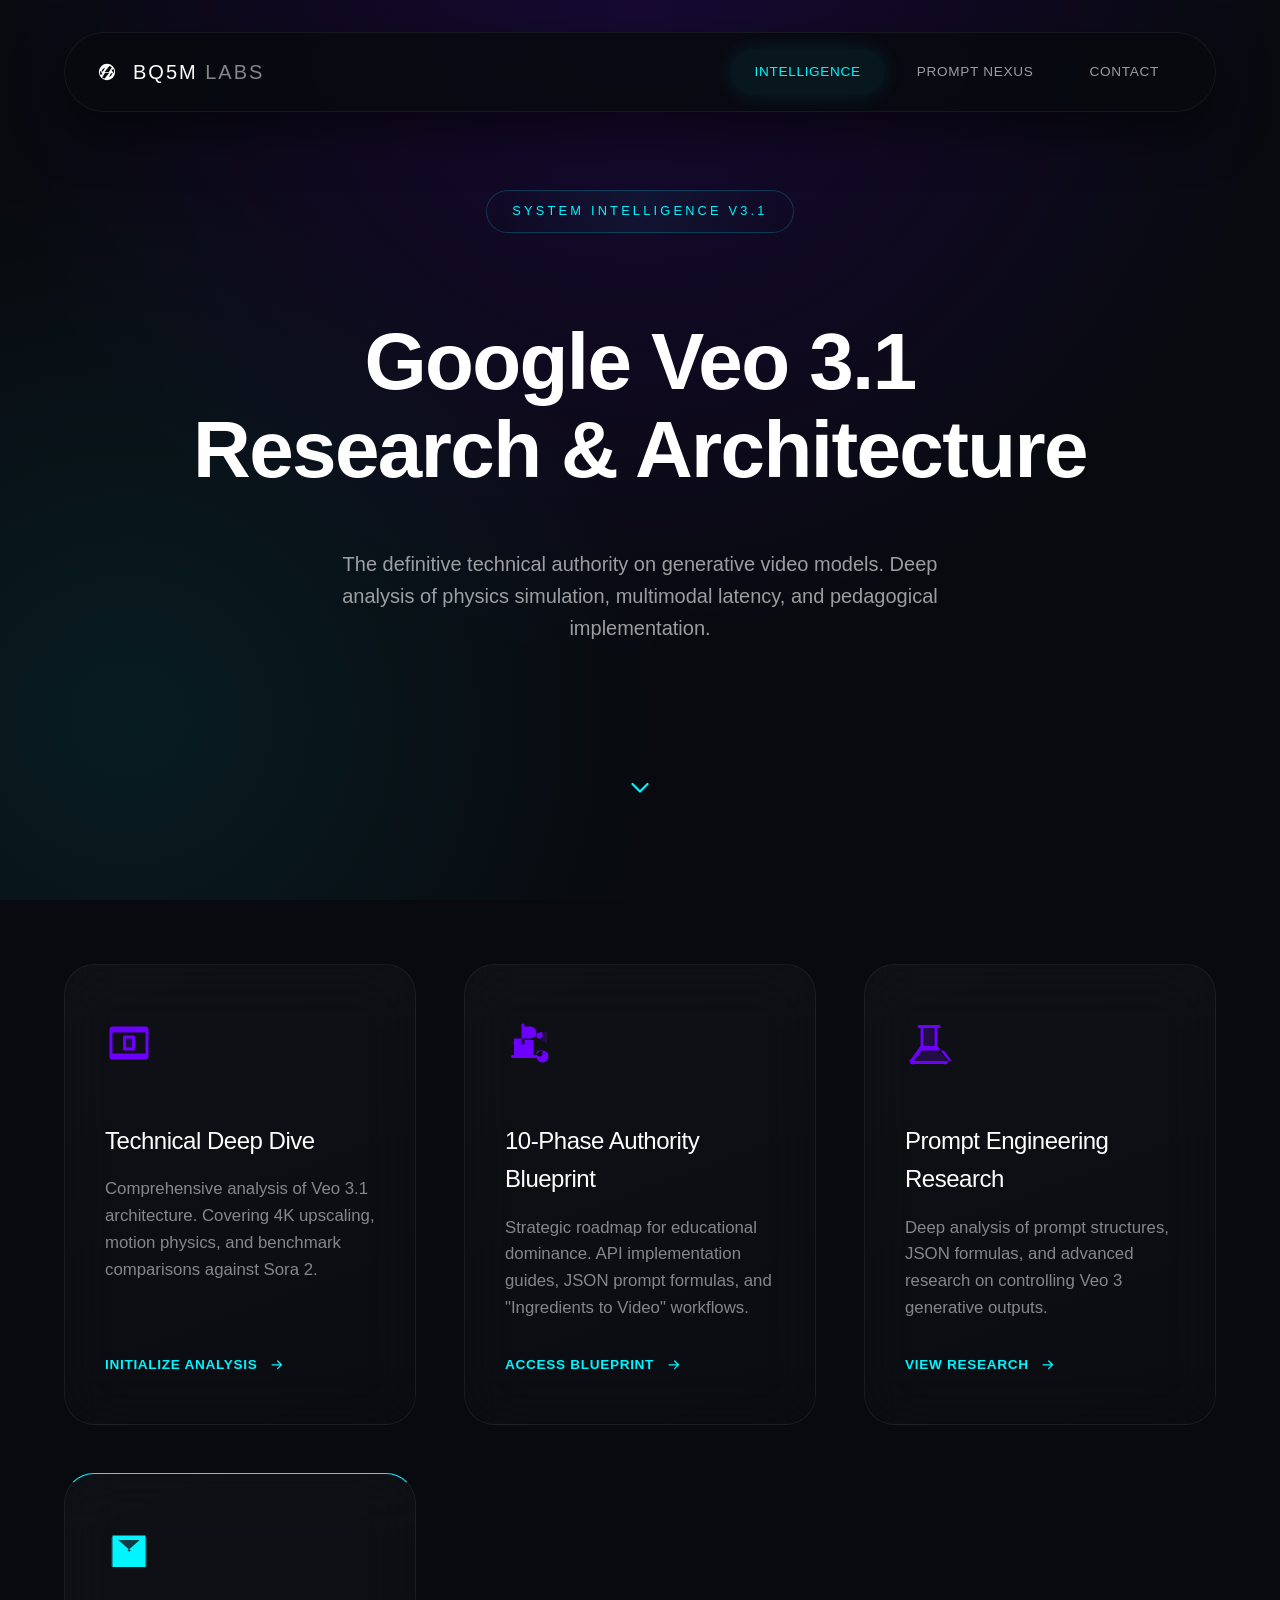
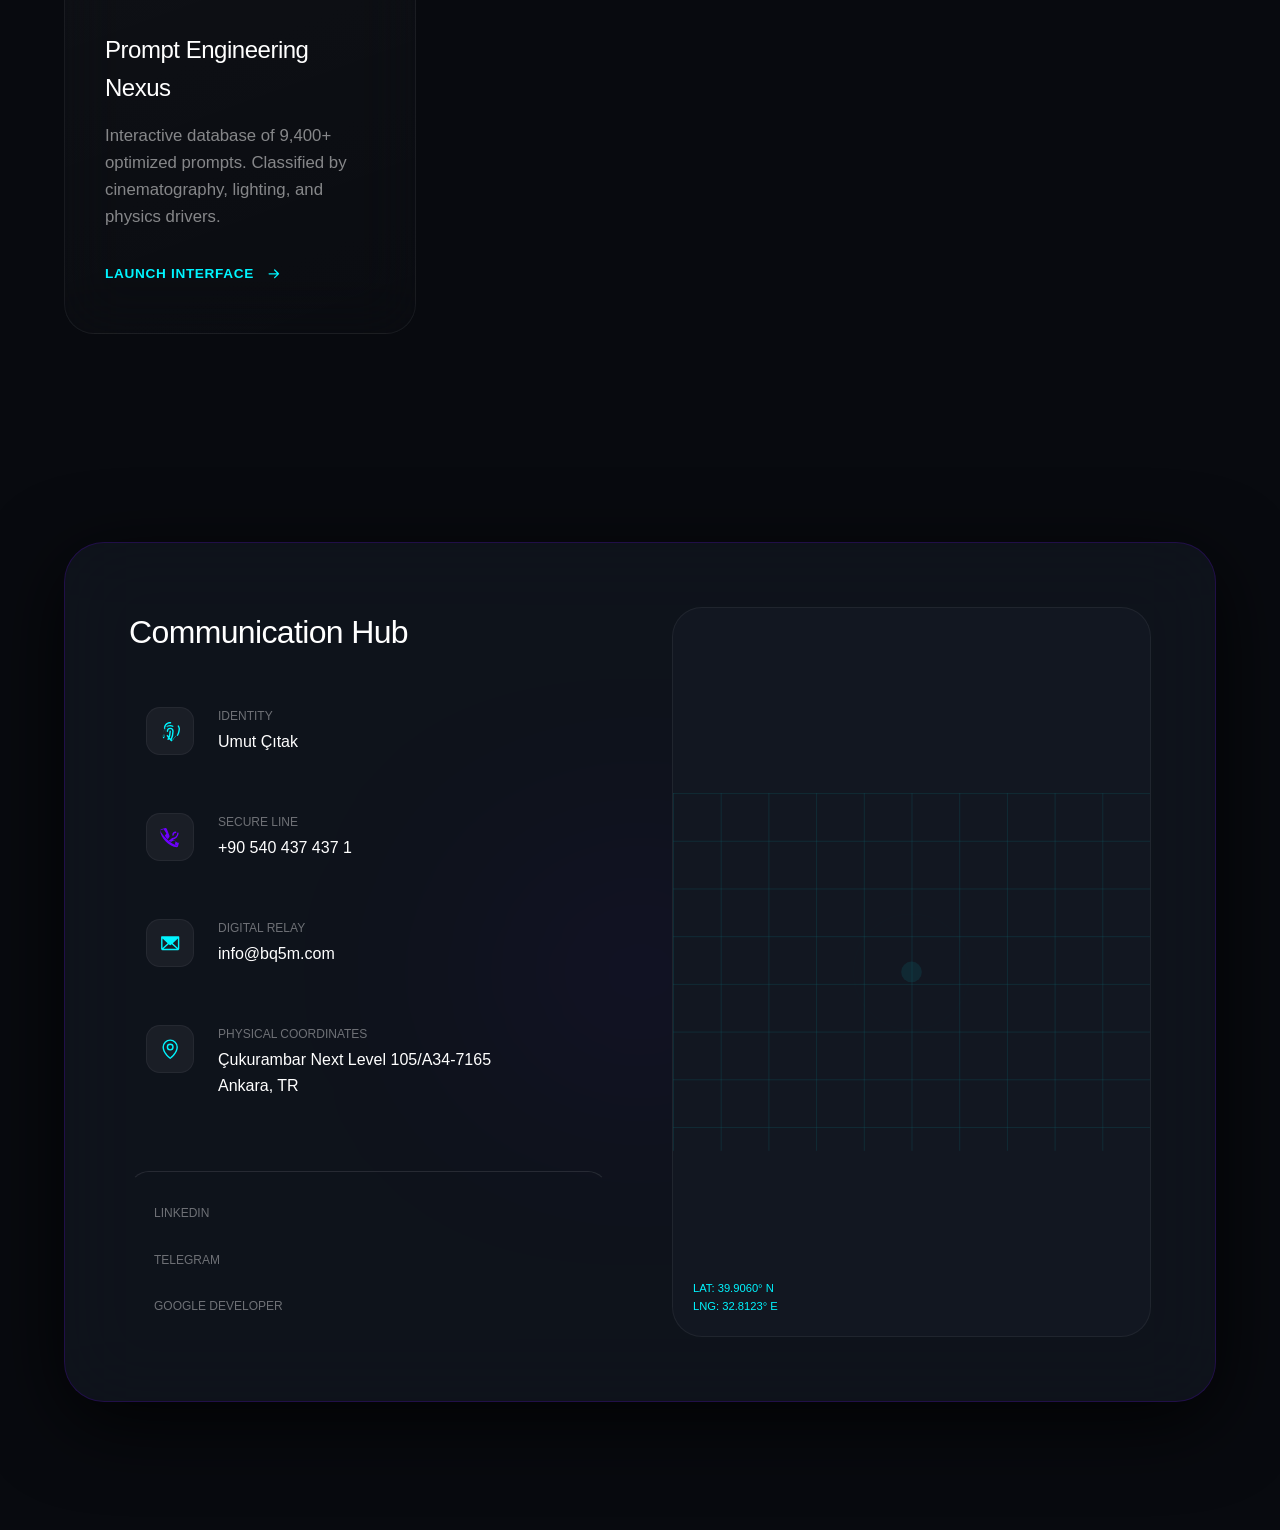
<file: index.html>
<!DOCTYPE html>
<html lang="en">

<head>
    <meta charset="UTF-8">
    <!-- Favicon -->
    <link rel="icon" type="image/svg+xml" href="favicon.svg">
    <link rel="alternate icon" href="favicon.ico">
    <link rel="apple-touch-icon" href="favicon.svg">

    <meta name="viewport" content="width=device-width, initial-scale=1.0, maximum-scale=5.0">
    <meta name="description"
        content="BQ5M Labs: The definitive technical authority on Google Veo 3.1. Advanced prompt engineering, JSON formulas, API implementation guides, and generative video architecture research.">
    <title>BQ5M Labs | Google Veo 3.1 Technical Authority & Research</title>

    <!-- Open Graph / Social Media -->
    <meta property="og:type" content="website">
    <meta property="og:url" content="https://bq5m.com">
    <meta property="og:title" content="BQ5M Labs | Google Veo 3.1 Technical Authority & Research">
    <meta property="og:description"
        content="BQ5M Labs: The definitive technical authority on Google Veo 3.1. Advanced prompt engineering, JSON formulas, API implementation guides, and generative video architecture research.">
    <meta property="og:site_name" content="BQ5M Labs">
    <meta name="twitter:card" content="summary_large_image">
    <meta name="twitter:title" content="BQ5M Labs | Google Veo 3.1 Technical Authority & Research">
    <meta name="twitter:description"
        content="BQ5M Labs: The definitive technical authority on Google Veo 3.1. Advanced prompt engineering, JSON formulas, API implementation guides, and generative video architecture research.">

    <!-- Core Styles (Blocking to prevent CLS) -->
    <link rel="stylesheet" href="style.css">
    <noscript>
        <link rel="stylesheet" href="style.css">
    </noscript>

    <!-- Defer scripts to unblock rendering -->
</head>

<body>
    <div class="app-container">

        <!-- NEURO-HEADER (Floating) -->
        <header class="site-header">
            <a href="index.html" class="brand">
                <svg xmlns="http://www.w3.org/2000/svg" width="1em" height="1em" fill="currentColor"
                    viewBox="0 0 256 256">
                    <path
                        d="M201.54,54.46A104,104,0,0,0,54.46,201.54,104,104,0,0,0,201.54,54.46ZM190.23,65.78,152.58,128H98.12l59.57-76.59A88.5,88.5,0,0,1,190.23,65.78Zm-85.11,4.81L75.71,120H55.36A88.41,88.41,0,0,1,105.12,70.59ZM40,128a87.53,87.53,0,0,1,2.26-19.68L72.88,160H40.23A87.77,87.77,0,0,1,40,128Zm25.54,70.22L103.42,136h54.46l-59.57,76.59A88.5,88.5,0,0,1,65.77,198.22Zm85.11-4.81L180.29,144h20.35A88.41,88.41,0,0,1,150.88,193.41ZM216,128a87.53,87.53,0,0,1-2.26,19.68L183.12,96h32.65A87.77,87.77,0,0,1,216,128Z" />
                </svg>
                <span>BQ5M <span style="opacity:0.5; font-weight:300;">LABS</span></span>
            </a>
            <nav class="nav-links">
                <a href="index.html" class="nav-link active">Intelligence</a>
                <a href="tool-prompt-library.html" class="nav-link">Prompt Nexus</a>
                <a href="#contact" class="nav-link">Contact</a>
            </nav>
        </header>

        <!-- MAIN CONTENT -->
        <main>

            <!-- HERO SECTION (Parallax Enabled) -->
            <section class="hero-minimal">
                <div class="hero-tag" data-parallax-speed="0.02">System Intelligence v3.1</div>
                <h1 class="hero-title" data-parallax-speed="0.05">Google Veo 3.1<br>Research & Architecture</h1>
                <p class="hero-subtitle" data-parallax-speed="0.03">
                    The definitive technical authority on generative video models.
                    Deep analysis of physics simulation, multimodal latency, and pedagogical implementation.
                </p>
                <!-- Scroll Indicator (animation removed for performance) -->
                <div style="margin-top:4rem; font-size:1.5rem; color:var(--neon-cyan);">
                    <svg xmlns="http://www.w3.org/2000/svg" width="1em" height="1em" fill="currentColor"
                        viewBox="0 0 256 256">
                        <path
                            d="M216.49,104.49l-80,80a12,12,0,0,1-17,0l-80-80a12,12,0,0,1,17-17L128,159l71.51-71.52a12,12,0,0,1,17,17Z" />
                    </svg>
                </div>
            </section>

            <!-- INTELLIGENCE GRID -->
            <section class="grid-cards">
                <!-- Card 1 -->
                <a href="report-veo-tech.html" class="card">
                    <div class="card-icon"><svg xmlns="http://www.w3.org/2000/svg" width="1em" height="1em"
                            fill="currentColor" viewBox="0 0 256 256">
                            <path d="M152,96v64H104V96Z" opacity="0.2" />
                            <path
                                d="M152,88H104a8,8,0,0,0-8,8v64a8,8,0,0,0,8,8h48a8,8,0,0,0,8-8V96A8,8,0,0,0,152,88Zm-8,64H112V104h32ZM232,56V200a16,16,0,0,1-16,16H40a16,16,0,0,1-16-16V56A16,16,0,0,1,40,40H216A16,16,0,0,1,232,56ZM40,72V184H216V72Z" />
                        </svg></div>
                    <h3 class="card-title">Technical Deep Dive</h3>
                    <p class="card-desc">
                        Comprehensive analysis of Veo 3.1 architecture. Covering 4K upscaling,
                        motion physics, and benchmark comparisons against Sora 2.
                    </p>
                    <span class="card-link">Initialize Analysis <svg xmlns="http://www.w3.org/2000/svg" width="1em"
                            height="1em" fill="currentColor" viewBox="0 0 256 256">
                            <path
                                d="M224.49,136.49l-72,72a12,12,0,0,1-17-17L187,140H40a12,12,0,0,1,0-24H187L135.51,64.48a12,12,0,0,1,17-17l72,72A12,12,0,0,1,224.49,136.49Z" />
                        </svg></span>
                </a>

                <!-- Card 2 -->
                <a href="report-authority-blueprint.html" class="card">
                    <div class="card-icon"><svg xmlns="http://www.w3.org/2000/svg" width="1em" height="1em"
                            fill="currentColor" viewBox="0 0 256 256">
                            <path d="M224,64v64L160,96ZM32,128,96,96v64Z" opacity="0.2" />
                            <path
                                d="M200,168a32.06,32.06,0,0,0-31,24H48V104h88a32,32,0,1,0,0-64H104V32a8,8,0,0,0-16,0v96a8,8,0,0,0,16,0V112h48v80H40a8,8,0,0,0,0,16H169a32,32,0,1,0,31-40Zm0-80a16,16,0,1,1-16-16A16,16,0,0,1,200,72Zm0,96a16,16,0,1,1-16-16A16,16,0,0,1,200,168Z" />
                        </svg></div>
                    <h3 class="card-title">10-Phase Authority Blueprint</h3>
                    <p class="card-desc">
                        Strategic roadmap for educational dominance. API implementation guides,
                        JSON prompt formulas, and "Ingredients to Video" workflows.
                    </p>
                    <span class="card-link">Access Blueprint <svg xmlns="http://www.w3.org/2000/svg" width="1em"
                            height="1em" fill="currentColor" viewBox="0 0 256 256">
                            <path
                                d="M224.49,136.49l-72,72a12,12,0,0,1-17-17L187,140H40a12,12,0,0,1,0-24H187L135.51,64.48a12,12,0,0,1,17-17l72,72A12,12,0,0,1,224.49,136.49Z" />
                        </svg></span>
                </a>

                <!-- Card New: Prompt Research -->
                <a href="report-prompt-research.html" class="card">
                    <div class="card-icon"><svg xmlns="http://www.w3.org/2000/svg" width="1em" height="1em"
                            fill="currentColor" viewBox="0 0 256 256">
                            <path
                                d="M213.66,209.66A8,8,0,0,1,208,224H48a8,8,0,0,1-6.58-12.53L104,141.87V48a8,8,0,0,1,8-8h32a8,8,0,0,1,8,8v93.87Z"
                                opacity="0.2" />
                            <path
                                d="M221.24,210.56,173,142.94V48h8a8,8,0,0,0,0-16H75a8,8,0,0,0,0,16h8v94.94L34.76,210.56A16,16,0,0,0,48,240H208a16,16,0,0,0,13.24-29.44ZM99,48h58v96H99ZM48,224l41-56H208l0,0,41,56Z" />
                        </svg></div>
                    <h3 class="card-title">Prompt Engineering Research</h3>
                    <p class="card-desc">
                        Deep analysis of prompt structures, JSON formulas, and advanced research on controlling Veo 3
                        generative outputs.
                    </p>
                    <span class="card-link">View Research <svg xmlns="http://www.w3.org/2000/svg" width="1em"
                            height="1em" fill="currentColor" viewBox="0 0 256 256">
                            <path
                                d="M224.49,136.49l-72,72a12,12,0,0,1-17-17L187,140H40a12,12,0,0,1,0-24H187L135.51,64.48a12,12,0,0,1,17-17l72,72A12,12,0,0,1,224.49,136.49Z" />
                        </svg></span>
                </a>

                <!-- Card 3 -->
                <a href="tool-prompt-library.html" class="card" style="border-top-color: var(--neon-cyan);">
                    <div class="card-icon" style="color:var(--neon-cyan)"><svg xmlns="http://www.w3.org/2000/svg"
                            width="1em" height="1em" fill="currentColor" viewBox="0 0 256 256">
                            <path d="M224,56V200a8,8,0,0,1-8,8H40a8,8,0,0,1-8-8V56a8,8,0,0,1,8-8H216A8,8,0,0,1,224,56Z"
                                opacity="0.2" />
                            <path
                                d="M128,128a8,8,0,0,1,3.2,0L48,56.55,48,200l80-90,80,90V56.54ZM128,114,71.21,64H184.79ZM40,208H216V40H40Z" />
                        </svg>
                    </div>
                    <h3 class="card-title">Prompt Engineering Nexus</h3>
                    <p class="card-desc">
                        Interactive database of 9,400+ optimized prompts.
                        Classified by cinematography, lighting, and physics drivers.
                    </p>
                    <span class="card-link">Launch Interface <svg xmlns="http://www.w3.org/2000/svg" width="1em"
                            height="1em" fill="currentColor" viewBox="0 0 256 256">
                            <path
                                d="M224.49,136.49l-72,72a12,12,0,0,1-17-17L187,140H40a12,12,0,0,1,0-24H187L135.51,64.48a12,12,0,0,1,17-17l72,72A12,12,0,0,1,224.49,136.49Z" />
                        </svg></span>
                </a>
            </section>

            <!-- CONTACT INTEGRATION (Floating Anchor) -->
            <section id="contact" class="contact-anchor">
                <div class="glass-panel">
                    <div class="contact-info">
                        <h3>Communication Hub</h3>

                        <div class="contact-list">
                            <!-- Identity -->
                            <div class="contact-item">
                                <div class="c-icon"><svg xmlns="http://www.w3.org/2000/svg" width="1em" height="1em"
                                        fill="currentColor" viewBox="0 0 256 256">
                                        <path
                                            d="M72,128a134.63,134.63,0,0,1-14.16,60.47,8,8,0,1,1-14.32-7.12A118.8,118.8,0,0,0,56,128,71.73,71.73,0,0,1,83.6,69.39a8,8,0,0,1,8.8,13.39A55.76,55.76,0,0,0,72,128Zm56-8a8,8,0,0,0-8,8,184.12,184.12,0,0,1-23,89.1,8,8,0,0,0,14,7.76A200.19,200.19,0,0,0,136,128,8,8,0,0,0,128,120Zm0-32a40,40,0,0,0-40,40,8,8,0,0,0,16,0,24,24,0,0,1,48,0,214.09,214.09,0,0,1-20.51,92,8,8,0,1,0,14.51,6.83A230,230,0,0,0,168,128,40,40,0,0,0,128,88Zm0-64C87.71,24,56,55.27,56,95.42a8,8,0,0,0,16,0C72,64.08,96.86,40,128,40c1.21,0,2.43,0,3.65.1A8,8,0,1,0,132.35,24Q130.19,24,128,24Zm88.36,41.78A8,8,0,0,0,210,67.11,92.41,92.41,0,0,1,224,96c0,17.13-3.29,45.62-19.63,74.49a8,8,0,0,0,14.19,7.42C236.78,144.12,240,112,240,96A108.4,108.4,0,0,0,224.59,59.78a8,8,0,0,0-8.23,6ZM128,56A72.85,72.85,0,0,0,55.09,128c0,23.25-3.54,46.79-10.53,70a8,8,0,0,0,15.49,4.11c7.23-24,10.87-48.23,10.95-72.09A56.9,56.9,0,0,1,128,72a55.67,55.67,0,0,1,26.08,6.47,8,8,0,0,0,7.74-14A71.63,71.63,0,0,0,128,56Zm72.87,126.48a8,8,0,0,0-11.19,1.48c-15.06,19.83-25.47,31.37-33.22,40-3.32,3.69-5.81,6.47-7.46,8.59-3.18-3.7-7.52-8.74-12.87-15.09-9-10.73-21.35-25.43-34.42-44.14a8,8,0,0,0-13.34,8.76c12.85,18.38,25,32.84,33.9,43.41,5.29,6.29,9.79,11.37,13.12,15.4a8,8,0,0,0,12.12,0c3.55-4.29,8.26-9.77,13.8-16.38,7.84-9.36,18.41-21.06,33.08-40.48A8,8,0,0,0,200.87,182.48Z" />
                                    </svg></div>
                                <div class="c-detail">
                                    <span class="c-label">Identity</span>
                                    <span class="c-value">Umut Çıtak</span>
                                </div>
                            </div>

                            <!-- Phone (Neuro-Action) -->
                            <a href="tel:+905404374371" class="contact-item">
                                <div class="c-icon" style="color:var(--neon-iris)"><svg
                                        xmlns="http://www.w3.org/2000/svg" width="1em" height="1em" fill="currentColor"
                                        viewBox="0 0 256 256">
                                        <path
                                            d="M223.88,198.46l-47.09-30.72a16,16,0,0,0-16.53.42l-22.53,16.16a74.62,74.62,0,0,1-35.73-35.73l16.16-22.53a16,16,0,0,0,.42-16.53L88.54,32.12A16,16,0,0,0,72.22,24.1L24.81,38.49a16,16,0,0,0-10.67,15.35C15.67,135.26,120.74,240.33,202.16,241.86a16,16,0,0,0,15.35-10.67l14.39-47.41A16,16,0,0,0,223.88,198.46ZM207.81,224c-2.2.09-56.27-13.17-122.33-79.23S15.17,50.38,15.26,48.19L54,37.28l30.72,47.09L69.32,104.88a8,8,0,0,0,0,10.06,90.6,90.6,0,0,0,43.74,43.74,8,8,0,0,0,10.06,0l20.51-15.44L190.72,174,180.34,212.62ZM152.27,104.73A40,40,0,0,1,191.27,64a8,8,0,0,1,0,16,24,24,0,0,0-23.24,24.27,8,8,0,0,1-7.87,8.13h-.13A8,8,0,0,1,152.27,104.73Zm72-24a72.08,72.08,0,0,1-72,72.54,8,8,0,0,1,0-16A56.06,56.06,0,0,0,208.27,81a8,8,0,0,1,16,0Z" />
                                    </svg>
                                </div>
                                <div class="c-detail">
                                    <span class="c-label">Secure Line</span>
                                    <span class="c-value">+90 540 437 437 1</span>
                                </div>
                            </a>

                            <!-- Email -->
                            <a href="mailto:info@bq5m.com" class="contact-item">
                                <div class="c-icon"><svg xmlns="http://www.w3.org/2000/svg" width="1em" height="1em"
                                        fill="currentColor" viewBox="0 0 256 256">
                                        <path
                                            d="M224,48H32a8,8,0,0,0-8,8V192a16,16,0,0,0,16,16H216a16,16,0,0,0,16-16V56A8,8,0,0,0,224,48ZM98.71,128,40,181.81V74.19Zm11.84,10.85,12,11.05a8,8,0,0,0,10.82,0l12-11.05,58,53.15H52.57ZM157.29,128,216,74.18V181.82Z" />
                                    </svg></div>
                                <div class="c-detail">
                                    <span class="c-label">Digital Relay</span>
                                    <span class="c-value">info@bq5m.com</span>
                                </div>
                            </a>

                            <!-- Address -->
                            <div class="contact-item">
                                <div class="c-icon"><svg xmlns="http://www.w3.org/2000/svg" width="1em" height="1em"
                                        fill="currentColor" viewBox="0 0 256 256">
                                        <path
                                            d="M128,64a40,40,0,1,0,40,40A40,40,0,0,0,128,64Zm0,64a24,24,0,1,1,24-24A24,24,0,0,1,128,128Zm0-112a88.1,88.1,0,0,0-88,88c0,31.4,14.51,64.68,42,96.25a254.19,254.19,0,0,0,41.45,38.3,8,8,0,0,0,9.18,0A254.19,254.19,0,0,0,174,200.25c27.45-31.57,42-64.85,42-96.25A88.1,88.1,0,0,0,128,16Zm0,206c-16.53-13-72-60.75-72-118a72,72,0,0,1,144,0C200,161.23,144.53,209,128,222Z" />
                                    </svg></div>
                                <div class="c-detail">
                                    <span class="c-label">Physical Coordinates</span>
                                    <span class="c-value">Çukurambar Next Level 105/A34-7165<br>Ankara, TR</span>
                                </div>
                            </div>

                            <!-- Social Media Links -->
                            <div class="contact-item"
                                style="margin-top: 2rem; padding-top: 2rem; border-top: 1px solid rgba(255,255,255,0.1);">
                                <div class="c-detail" style="display: flex; gap: 1.5rem; flex-wrap: wrap;">
                                    <a href="https://www.linkedin.com/in/umutcitak/" class="social-link" target="_blank"
                                        rel="noopener"
                                        style="display: flex; align-items: center; gap: 0.5rem; color: var(--neon-cyan); text-decoration: none; transition: all 0.3s ease;">
                                        <i class="ph-fill ph-linkedin-logo" style="font-size: 1.5rem;"></i>
                                        <span class="c-label">LinkedIn</span>
                                    </a>
                                    <a href="https://web.telegram.org/a/#7972155176" class="social-link" target="_blank"
                                        rel="noopener"
                                        style="display: flex; align-items: center; gap: 0.5rem; color: var(--neon-cyan); text-decoration: none; transition: all 0.3s ease;">
                                        <i class="ph-fill ph-telegram-logo" style="font-size: 1.5rem;"></i>
                                        <span class="c-label">Telegram</span>
                                    </a>
                                    <a href="https://g.dev/umutcitak" class="social-link" target="_blank" rel="noopener"
                                        style="display: flex; align-items: center; gap: 0.5rem; color: var(--neon-cyan); text-decoration: none; transition: all 0.3s ease;">
                                        <i class="ph-fill ph-google-logo" style="font-size: 1.5rem;"></i>
                                        <span class="c-label">Google Developer</span>
                                    </a>
                                </div>
                            </div>
                        </div>
                    </div>

                    <!-- Abstract Map / Visual Data -->
                    <div class="map-abstract">
                        <!-- Abstract Geometric Overlay representing location -->
                        <svg width="100%" height="100%" viewBox="0 0 400 300" style="opacity:0.3">
                            <defs>
                                <pattern id="grid" width="40" height="40" patternUnits="userSpaceOnUse">
                                    <path d="M 40 0 L 0 0 0 40" fill="none" stroke="var(--neon-cyan)"
                                        stroke-width="0.5" />
                                </pattern>
                            </defs>
                            <rect width="100%" height="100%" fill="url(#grid)" />
                            <circle cx="200" cy="150" r="5" fill="var(--neon-cyan)">
                                <animate attributeName="r" values="5;10;5" dur="3s" repeatCount="indefinite" />
                                <animate attributeName="opacity" values="1;0;1" dur="3s" repeatCount="indefinite" />
                            </circle>
                            <circle cx="200" cy="150" r="20" fill="none" stroke="var(--neon-cyan)" stroke-width="1"
                                opacity="0.5">
                                <animate attributeName="r" values="20;50" dur="2s" repeatCount="indefinite" />
                                <animate attributeName="opacity" values="0.5;0" dur="2s" repeatCount="indefinite" />
                            </circle>
                        </svg>
                        <div
                            style="position:absolute; bottom:20px; left:20px; font-family:var(--font-mono); font-size:0.7rem; color:var(--neon-cyan);">
                            LAT: 39.9060° N<br>LNG: 32.8123° E
                        </div>
                    </div>
                </div>
            </section>

        </main>
    </div>
    <script src="script.js" defer></script>
</body>

</html>
</file>
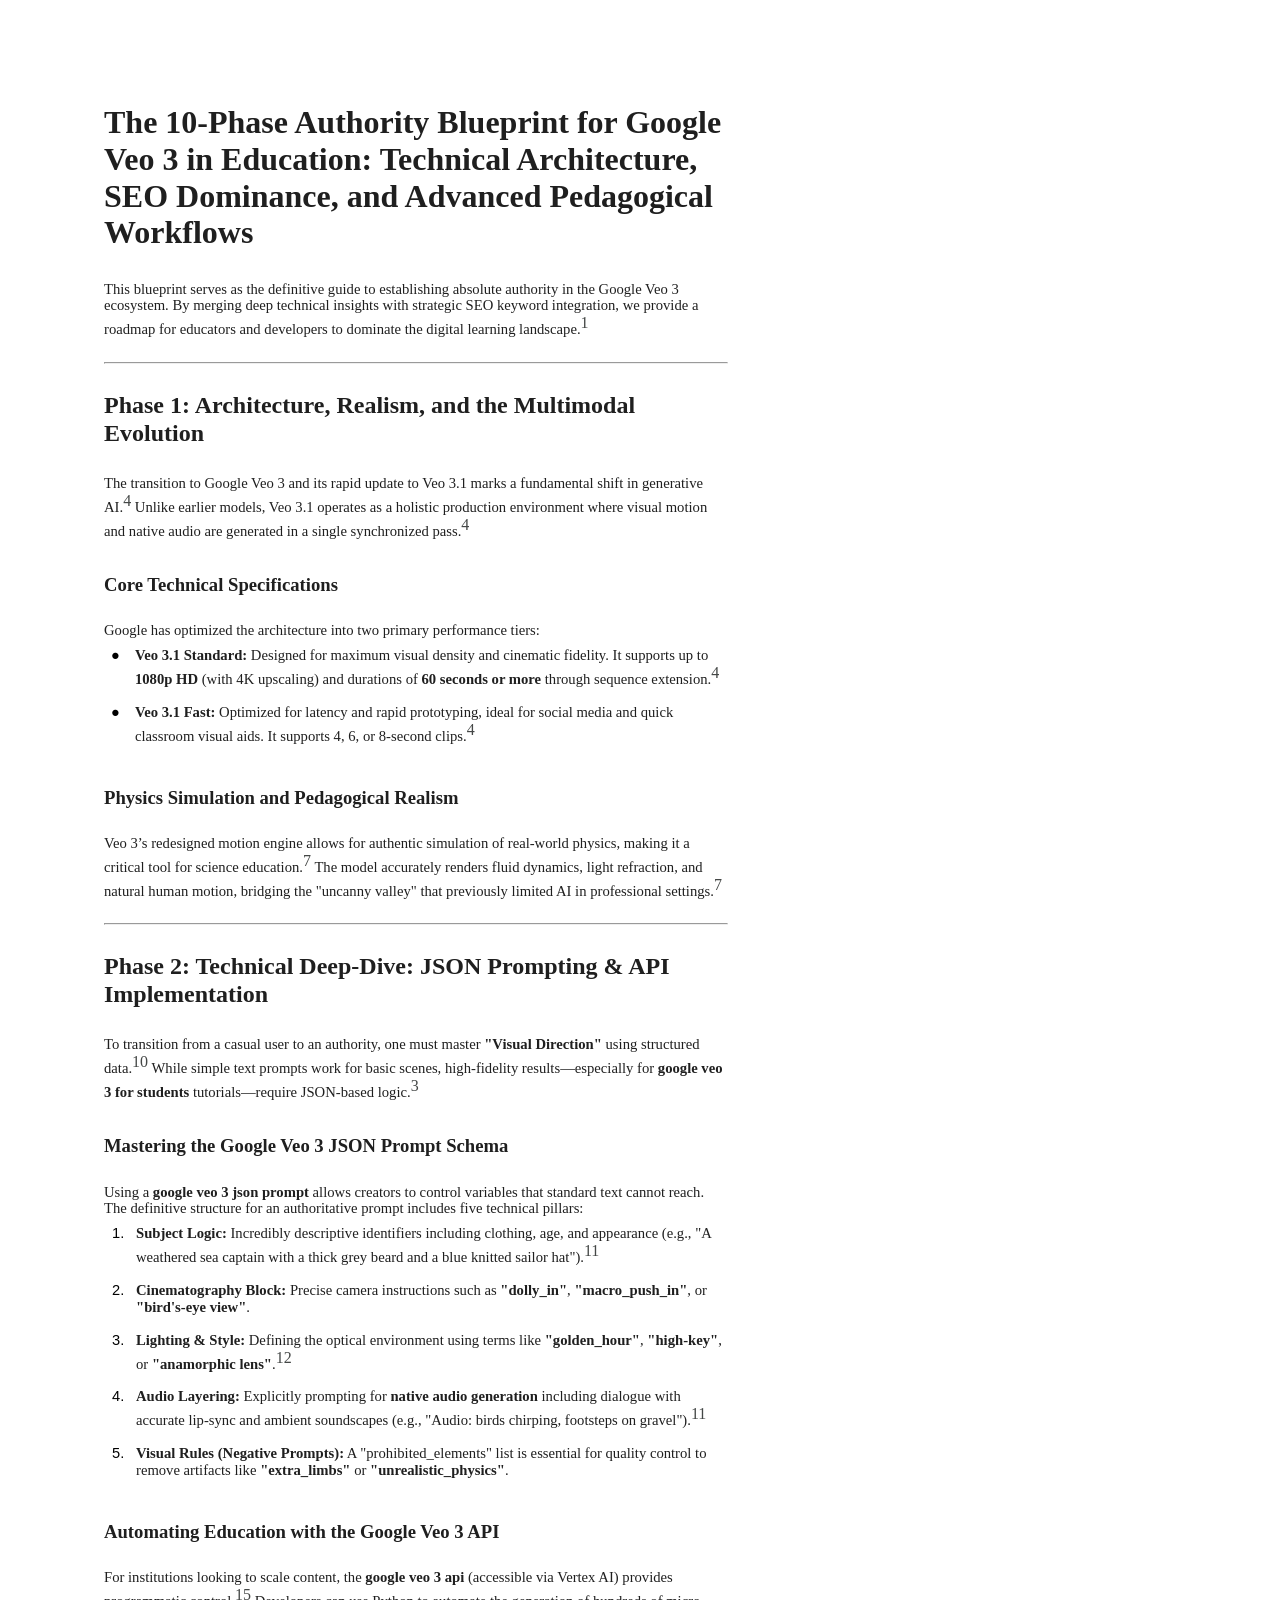
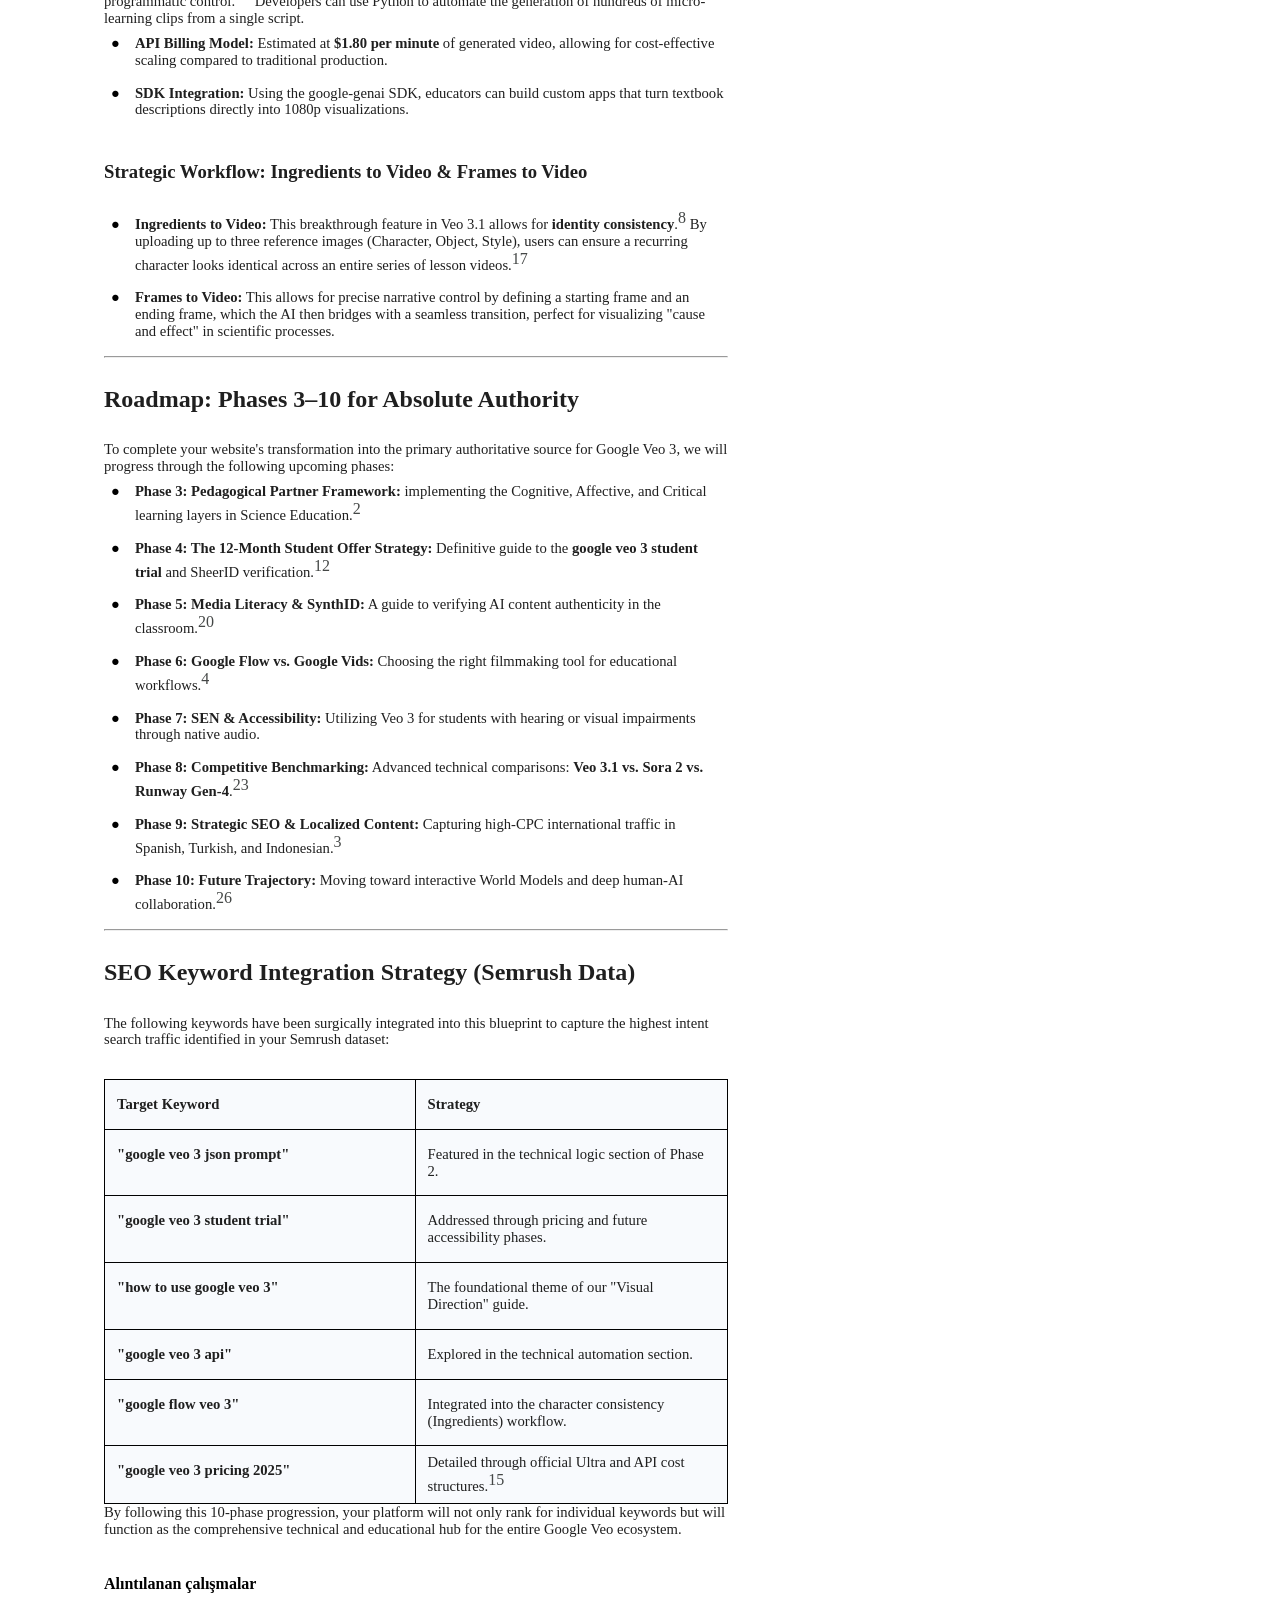
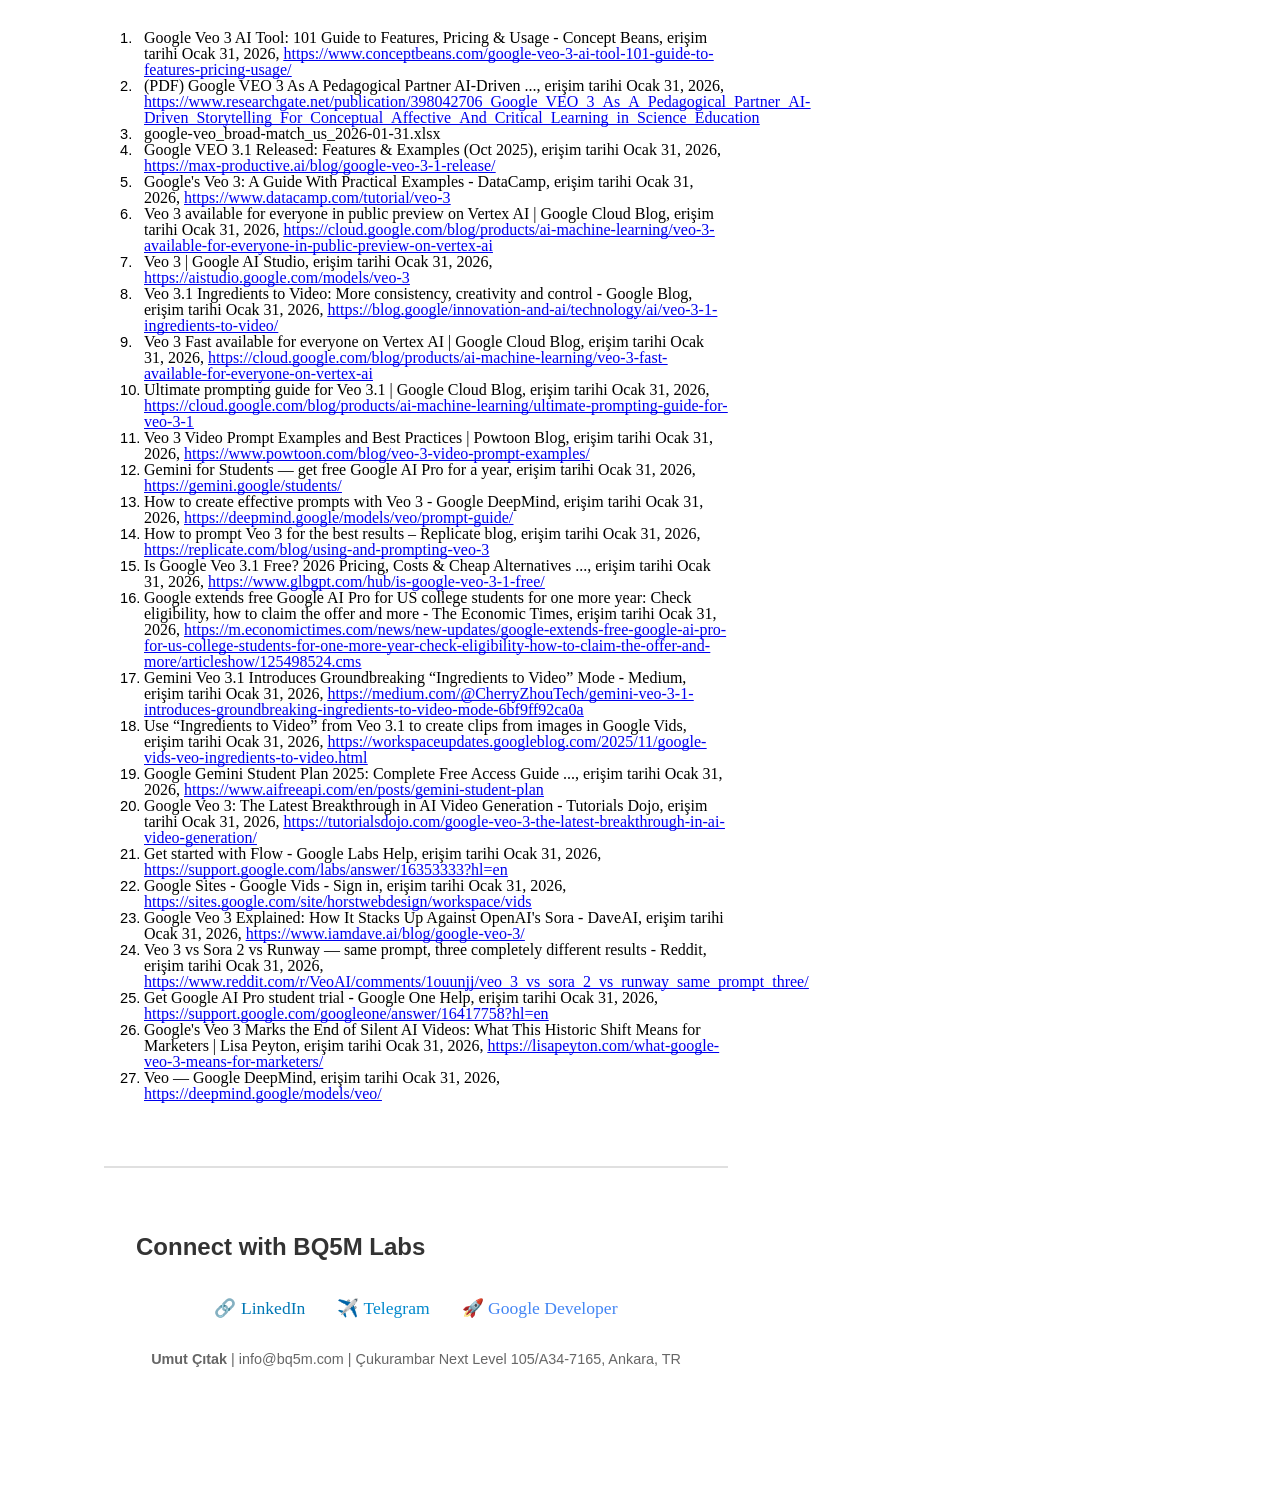
<file: 10PhaseAuthorityBlueprintMasteringGoogleVeo3i.html>
<html><head><meta content="text/html; charset=UTF-8" http-equiv="content-type">
    <meta name="viewport" content="width=device-width, initial-scale=1.0">
    <title>Google Veo 3: 10-Phase Authority Blueprint for Education</title>
    <meta name="description" content="The 10-Phase Authority Blueprint for Google Veo 3 in Education: Master technical architecture, SEO dominance, JSON prompts, API implementation, and advanced pedagogical workflows for AI video generation.">
    
    <!-- Open Graph / Social Media -->
    <meta property="og:type" content="website">
    <meta property="og:title" content="Google Veo 3: 10-Phase Authority Blueprint for Education">
    <meta property="og:description" content="The 10-Phase Authority Blueprint for Google Veo 3 in Education: Master technical architecture, SEO dominance, JSON prompts, API implementation, and advanced pedagogical workflows for AI video generation.">
    <meta property="og:site_name" content="BQ5M Labs">
    <meta name="twitter:card" content="summary_large_image">
    <meta name="twitter:title" content="Google Veo 3: 10-Phase Authority Blueprint for Education">
    <meta name="twitter:description" content="The 10-Phase Authority Blueprint for Google Veo 3 in Education: Master technical architecture, SEO dominance, JSON prompts, API implementation, and advanced pedagogical workflows for AI video generation.">
<style type="text/css">@import url(https://themes.googleusercontent.com/fonts/css?kit=DFQxm4rd7fRHgM9OTejWVT5Vho6BE7M80rHXEVKqXWegg2XYR88pwOsaJkfiF7cJu5e0vFtnyLdhsxviZUUN-U0KZVwUvSK-LyXz4qcE1hc);ul.lst-kix_list_1-0{list-style-type:none}.lst-kix_list_3-0>li:before{content:"\0025cf   "}ul.lst-kix_list_5-7{list-style-type:none}ul.lst-kix_list_5-8{list-style-type:none}.lst-kix_list_3-1>li:before{content:"\0025cb   "}.lst-kix_list_3-2>li:before{content:"\0025a0   "}ul.lst-kix_list_5-5{list-style-type:none}ul.lst-kix_list_5-6{list-style-type:none}.lst-kix_list_6-0>li{counter-increment:lst-ctn-kix_list_6-0}ul.lst-kix_list_1-3{list-style-type:none}.lst-kix_list_3-5>li:before{content:"\0025a0   "}ul.lst-kix_list_5-0{list-style-type:none}ul.lst-kix_list_1-4{list-style-type:none}ul.lst-kix_list_1-1{list-style-type:none}.lst-kix_list_3-4>li:before{content:"\0025a0   "}ul.lst-kix_list_1-2{list-style-type:none}ul.lst-kix_list_5-3{list-style-type:none}ul.lst-kix_list_1-7{list-style-type:none}.lst-kix_list_3-3>li:before{content:"\0025a0   "}ul.lst-kix_list_5-4{list-style-type:none}ul.lst-kix_list_1-8{list-style-type:none}ul.lst-kix_list_5-1{list-style-type:none}ul.lst-kix_list_1-5{list-style-type:none}ul.lst-kix_list_5-2{list-style-type:none}ul.lst-kix_list_1-6{list-style-type:none}.lst-kix_list_3-8>li:before{content:"\0025a0   "}.lst-kix_list_2-0>li{counter-increment:lst-ctn-kix_list_2-0}.lst-kix_list_3-6>li:before{content:"\0025a0   "}.lst-kix_list_3-7>li:before{content:"\0025a0   "}.lst-kix_list_5-0>li:before{content:"\0025cf   "}ol.lst-kix_list_6-0{list-style-type:none}ol.lst-kix_list_2-0{list-style-type:none}.lst-kix_list_4-8>li:before{content:"\0025a0   "}.lst-kix_list_5-3>li:before{content:"\0025a0   "}.lst-kix_list_4-7>li:before{content:"\0025a0   "}.lst-kix_list_5-2>li:before{content:"\0025a0   "}.lst-kix_list_5-1>li:before{content:"\0025cb   "}ul.lst-kix_list_4-8{list-style-type:none}.lst-kix_list_5-7>li:before{content:"\0025a0   "}ul.lst-kix_list_4-6{list-style-type:none}.lst-kix_list_5-6>li:before{content:"\0025a0   "}.lst-kix_list_5-8>li:before{content:"\0025a0   "}ul.lst-kix_list_4-7{list-style-type:none}ul.lst-kix_list_4-0{list-style-type:none}ul.lst-kix_list_4-1{list-style-type:none}.lst-kix_list_5-4>li:before{content:"\0025a0   "}ul.lst-kix_list_4-4{list-style-type:none}.lst-kix_list_5-5>li:before{content:"\0025a0   "}ul.lst-kix_list_4-5{list-style-type:none}ul.lst-kix_list_4-2{list-style-type:none}ul.lst-kix_list_4-3{list-style-type:none}.lst-kix_list_6-1>li:before{content:"\0025cb   "}.lst-kix_list_6-3>li:before{content:"\0025a0   "}.lst-kix_list_6-0>li:before{content:"" counter(lst-ctn-kix_list_6-0,decimal) ". "}.lst-kix_list_6-4>li:before{content:"\0025a0   "}.lst-kix_list_6-2>li:before{content:"\0025a0   "}.lst-kix_list_6-8>li:before{content:"\0025a0   "}.lst-kix_list_6-5>li:before{content:"\0025a0   "}.lst-kix_list_6-7>li:before{content:"\0025a0   "}.lst-kix_list_6-6>li:before{content:"\0025a0   "}.lst-kix_list_2-6>li:before{content:"\0025a0   "}.lst-kix_list_2-7>li:before{content:"\0025a0   "}.lst-kix_list_2-4>li:before{content:"\0025a0   "}.lst-kix_list_2-5>li:before{content:"\0025a0   "}.lst-kix_list_2-8>li:before{content:"\0025a0   "}ul.lst-kix_list_3-7{list-style-type:none}ul.lst-kix_list_3-8{list-style-type:none}ul.lst-kix_list_3-1{list-style-type:none}ul.lst-kix_list_3-2{list-style-type:none}ul.lst-kix_list_3-0{list-style-type:none}ul.lst-kix_list_3-5{list-style-type:none}ul.lst-kix_list_3-6{list-style-type:none}ul.lst-kix_list_3-3{list-style-type:none}ul.lst-kix_list_3-4{list-style-type:none}.lst-kix_list_4-0>li:before{content:"\0025cf   "}.lst-kix_list_4-1>li:before{content:"\0025cb   "}.lst-kix_list_4-4>li:before{content:"\0025a0   "}.lst-kix_list_4-3>li:before{content:"\0025a0   "}.lst-kix_list_4-5>li:before{content:"\0025a0   "}.lst-kix_list_4-2>li:before{content:"\0025a0   "}.lst-kix_list_4-6>li:before{content:"\0025a0   "}ul.lst-kix_list_6-6{list-style-type:none}ul.lst-kix_list_6-7{list-style-type:none}ul.lst-kix_list_6-4{list-style-type:none}ul.lst-kix_list_2-8{list-style-type:none}ul.lst-kix_list_6-5{list-style-type:none}ul.lst-kix_list_6-8{list-style-type:none}ul.lst-kix_list_2-2{list-style-type:none}.lst-kix_list_1-0>li:before{content:"\0025cf   "}ul.lst-kix_list_2-3{list-style-type:none}ul.lst-kix_list_2-1{list-style-type:none}ul.lst-kix_list_6-2{list-style-type:none}ul.lst-kix_list_2-6{list-style-type:none}ul.lst-kix_list_6-3{list-style-type:none}.lst-kix_list_1-1>li:before{content:"\0025cb   "}.lst-kix_list_1-2>li:before{content:"\0025a0   "}ol.lst-kix_list_2-0.start{counter-reset:lst-ctn-kix_list_2-0 0}ul.lst-kix_list_2-7{list-style-type:none}ul.lst-kix_list_2-4{list-style-type:none}ul.lst-kix_list_6-1{list-style-type:none}ul.lst-kix_list_2-5{list-style-type:none}.lst-kix_list_1-3>li:before{content:"\0025a0   "}.lst-kix_list_1-4>li:before{content:"\0025a0   "}.lst-kix_list_1-7>li:before{content:"\0025a0   "}.lst-kix_list_1-5>li:before{content:"\0025a0   "}.lst-kix_list_1-6>li:before{content:"\0025a0   "}li.li-bullet-0:before{margin-left:-18pt;white-space:nowrap;display:inline-block;min-width:18pt}.lst-kix_list_2-0>li:before{content:"" counter(lst-ctn-kix_list_2-0,decimal) ". "}.lst-kix_list_2-1>li:before{content:"\0025cb   "}ol.lst-kix_list_6-0.start{counter-reset:lst-ctn-kix_list_6-0 0}.lst-kix_list_1-8>li:before{content:"\0025a0   "}.lst-kix_list_2-2>li:before{content:"\0025a0   "}.lst-kix_list_2-3>li:before{content:"\0025a0   "}ol{margin:0;padding:0}table td,table th{padding:0}.c15{border-right-style:solid;padding:6pt 9pt 6pt 9pt;border-bottom-color:#000000;border-top-width:1pt;border-right-width:1pt;border-left-color:#000000;vertical-align:top;border-right-color:#000000;border-left-width:1pt;border-top-style:solid;background-color:#f8fafd;border-left-style:solid;border-bottom-width:1pt;width:234pt;border-top-color:#000000;border-bottom-style:solid}.c11{color:#444746;font-weight:400;text-decoration:none;vertical-align:super;font-size:12pt;font-family:"Google Sans Text";font-style:normal}.c8{margin-left:24pt;padding-top:0pt;padding-bottom:6pt;line-height:1.149999976158142;padding-left:0pt;text-align:left}.c13{margin-left:30pt;padding-top:0pt;padding-bottom:0pt;line-height:1.0;padding-left:0pt;text-align:left}.c30{color:#1f1f1f;font-weight:700;text-decoration:none;font-size:24pt;font-family:"Google Sans"}.c20{color:#1f1f1f;font-weight:700;text-decoration:none;font-size:14pt;font-family:"Google Sans"}.c10{color:#000000;font-weight:700;text-decoration:none;font-size:12pt;font-family:"Google Sans"}.c2{padding-top:0pt;padding-bottom:0pt;line-height:1.149999976158142;text-align:left;height:11pt}.c22{vertical-align:super;font-size:12pt;font-family:"Google Sans Text";color:#444746;font-weight:400}.c24{color:#1f1f1f;font-weight:700;text-decoration:none;font-size:18pt;font-family:"Google Sans"}.c21{padding-top:12pt;padding-bottom:6pt;line-height:1.149999976158142;text-align:left}.c28{padding-top:0pt;padding-bottom:12.8pt;line-height:1.149999976158142;text-align:left}.c6{text-decoration:none;vertical-align:baseline;font-size:11pt;font-style:normal}.c12{padding-top:0pt;padding-bottom:12pt;line-height:1.149999976158142;text-align:left}.c23{border-spacing:0;border-collapse:collapse;margin-right:auto}.c29{padding-top:0pt;padding-bottom:12.8pt;line-height:1.0;text-align:left}.c4{-webkit-text-decoration-skip:none;color:#0000ee;text-decoration:underline;text-decoration-skip-ink:none}.c9{padding-top:6pt;padding-bottom:6pt;line-height:1.149999976158142;text-align:left}.c18{padding-top:0pt;padding-bottom:6pt;line-height:1.149999976158142;text-align:left}.c26{padding-top:0pt;padding-bottom:0pt;line-height:1.149999976158142;text-align:left}.c3{color:#1f1f1f;font-weight:400;font-family:"Google Sans Text"}.c27{background-color:#ffffff;max-width:468pt;padding:72pt 72pt 72pt 72pt}.c0{font-size:12pt;font-weight:400;font-family:"Google Sans"}.c5{color:#1f1f1f;font-weight:700;font-family:"Google Sans Text"}.c1{color:inherit;text-decoration:inherit}.c25{color:#000000;text-decoration:none}.c14{margin-left:24pt;padding-left:0pt}.c19{padding:0;margin:0}.c7{vertical-align:baseline;font-style:normal}.c16{margin-left:23.2pt;padding-left:0pt}.c17{height:0pt}.title{padding-top:24pt;color:#000000;font-weight:700;font-size:36pt;padding-bottom:6pt;font-family:"Arial";line-height:1.0;page-break-after:avoid;text-align:left}.subtitle{padding-top:18pt;color:#666666;font-size:24pt;padding-bottom:4pt;font-family:"Georgia";line-height:1.0;page-break-after:avoid;font-style:italic;text-align:left}li{color:#000000;font-size:11pt;font-family:"Arial"}p{margin:0;color:#000000;font-size:11pt;font-family:"Arial"}h1{padding-top:12pt;color:#000000;font-weight:700;font-size:24pt;padding-bottom:12pt;font-family:"Arial";line-height:1.0;text-align:left}h2{padding-top:11.2pt;color:#000000;font-weight:700;font-size:18pt;padding-bottom:11.2pt;font-family:"Arial";line-height:1.0;text-align:left}h3{padding-top:12pt;color:#000000;font-weight:700;font-size:14pt;padding-bottom:12pt;font-family:"Arial";line-height:1.0;text-align:left}h4{padding-top:12.8pt;color:#000000;font-weight:700;font-size:12pt;padding-bottom:12.8pt;font-family:"Arial";line-height:1.0;text-align:left}h5{padding-top:12.8pt;color:#000000;font-weight:700;font-size:9pt;padding-bottom:12.8pt;font-family:"Arial";line-height:1.0;text-align:left}h6{padding-top:18pt;color:#000000;font-weight:700;font-size:8pt;padding-bottom:18pt;font-family:"Arial";line-height:1.0;text-align:left}</style></head><body class="c27 doc-content"><h1 class="c18"><span class="c7 c30">The 10-Phase Authority Blueprint for Google Veo 3 in Education: Technical Architecture, SEO Dominance, and Advanced Pedagogical Workflows</span></h1><p class="c12"><span class="c3">This blueprint serves as the definitive guide to establishing absolute authority in the Google Veo 3 ecosystem. By merging deep technical insights with strategic SEO keyword integration, we provide a roadmap for educators and developers to dominate the digital learning landscape.</span><span class="c11">1</span></p><hr><h2 class="c9"><span class="c7 c24">Phase 1: Architecture, Realism, and the Multimodal Evolution</span></h2><p class="c12"><span class="c3">The transition to Google Veo 3 and its rapid update to Veo 3.1 marks a fundamental shift in generative AI.</span><span class="c22">4</span><span class="c3">&nbsp;Unlike earlier models, Veo 3.1 operates as a holistic production environment where visual motion and native audio are generated in a single synchronized pass.</span><span class="c11">4</span></p><h3 class="c18"><span class="c20 c7">Core Technical Specifications</span></h3><p class="c18"><span class="c6 c3">Google has optimized the architecture into two primary performance tiers:</span></p><ul class="c19 lst-kix_list_1-0 start"><li class="c18 c16 li-bullet-0"><span class="c5">Veo 3.1 Standard:</span><span class="c3">&nbsp;Designed for maximum visual density and cinematic fidelity. It supports up to </span><span class="c5">1080p HD</span><span class="c3">&nbsp;(with 4K upscaling) and durations of </span><span class="c5">60 seconds or more</span><span class="c3">&nbsp;through sequence extension.</span><span class="c11">4</span></li><li class="c9 c16 li-bullet-0"><span class="c5">Veo 3.1 Fast:</span><span class="c3">&nbsp;Optimized for latency and rapid prototyping, ideal for social media and quick classroom visual aids. It supports 4, 6, or 8-second clips.</span><span class="c11">4</span></li></ul><h3 class="c21"><span class="c20 c7">Physics Simulation and Pedagogical Realism</span></h3><p class="c12"><span class="c3">Veo 3&rsquo;s redesigned motion engine allows for authentic simulation of real-world physics, making it a critical tool for science education.</span><span class="c22">7</span><span class="c3">&nbsp;The model accurately renders fluid dynamics, light refraction, and natural human motion, bridging the &quot;uncanny valley&quot; that previously limited AI in professional settings.</span><span class="c11">7</span></p><hr><h2 class="c9"><span class="c24 c7">Phase 2: Technical Deep-Dive: JSON Prompting &amp; API Implementation</span></h2><p class="c12"><span class="c3">To transition from a casual user to an authority, one must master </span><span class="c5">&quot;Visual Direction&quot;</span><span class="c3">&nbsp;using structured data.</span><span class="c22">10</span><span class="c3">&nbsp;While simple text prompts work for basic scenes, high-fidelity results&mdash;especially for </span><span class="c5">google veo 3 for students</span><span class="c3">&nbsp;tutorials&mdash;require JSON-based logic.</span><span class="c11">3</span></p><h3 class="c18"><span class="c7 c20">Mastering the Google Veo 3 JSON Prompt Schema</span></h3><p class="c18"><span class="c3">Using a </span><span class="c5">google veo 3 json prompt</span><span class="c6 c3">&nbsp;allows creators to control variables that standard text cannot reach. The definitive structure for an authoritative prompt includes five technical pillars:</span></p><ol class="c19 lst-kix_list_2-0 start" start="1"><li class="c8 li-bullet-0"><span class="c5">Subject Logic:</span><span class="c3">&nbsp;Incredibly descriptive identifiers including clothing, age, and appearance (e.g., &quot;A weathered sea captain with a thick grey beard and a blue knitted sailor hat&quot;).</span><span class="c11">11</span></li><li class="c9 c14 li-bullet-0"><span class="c5">Cinematography Block:</span><span class="c3">&nbsp;Precise camera instructions such as </span><span class="c5">&quot;dolly_in&quot;</span><span class="c3">, </span><span class="c5">&quot;macro_push_in&quot;</span><span class="c3">, or </span><span class="c5">&quot;bird&#39;s-eye view&quot;</span><span class="c6 c3">.</span></li><li class="c9 c14 li-bullet-0"><span class="c5">Lighting &amp; Style:</span><span class="c3">&nbsp;Defining the optical environment using terms like </span><span class="c5">&quot;golden_hour&quot;</span><span class="c3">, </span><span class="c5">&quot;high-key&quot;</span><span class="c3">, or </span><span class="c5">&quot;anamorphic lens&quot;</span><span class="c3">.</span><span class="c11">12</span></li><li class="c9 c14 li-bullet-0"><span class="c5">Audio Layering:</span><span class="c3">&nbsp;Explicitly prompting for </span><span class="c5">native audio generation</span><span class="c3">&nbsp;including dialogue with accurate lip-sync and ambient soundscapes (e.g., &quot;Audio: birds chirping, footsteps on gravel&quot;).</span><span class="c11">11</span></li><li class="c9 c14 li-bullet-0"><span class="c5">Visual Rules (Negative Prompts):</span><span class="c3">&nbsp;A &quot;prohibited_elements&quot; list is essential for quality control to remove artifacts like </span><span class="c5">&quot;extra_limbs&quot;</span><span class="c3">&nbsp;or </span><span class="c5">&quot;unrealistic_physics&quot;</span><span class="c6 c3">.</span></li></ol><h3 class="c21"><span class="c20 c7">Automating Education with the Google Veo 3 API</span></h3><p class="c18"><span class="c3">For institutions looking to scale content, the </span><span class="c5">google veo 3 api</span><span class="c3">&nbsp;(accessible via Vertex AI) provides programmatic control.</span><span class="c22">15</span><span class="c6 c3">&nbsp;Developers can use Python to automate the generation of hundreds of micro-learning clips from a single script.</span></p><ul class="c19 lst-kix_list_3-0 start"><li class="c18 c16 li-bullet-0"><span class="c5">API Billing Model:</span><span class="c3">&nbsp;Estimated at </span><span class="c5">$1.80 per minute</span><span class="c6 c3">&nbsp;of generated video, allowing for cost-effective scaling compared to traditional production.</span></li><li class="c9 c16 li-bullet-0"><span class="c5">SDK Integration:</span><span class="c6 c3">&nbsp;Using the google-genai SDK, educators can build custom apps that turn textbook descriptions directly into 1080p visualizations.</span></li></ul><h3 class="c21"><span class="c20 c7">Strategic Workflow: Ingredients to Video &amp; Frames to Video</span></h3><ul class="c19 lst-kix_list_4-0 start"><li class="c18 c16 li-bullet-0"><span class="c5">Ingredients to Video:</span><span class="c3">&nbsp;This breakthrough feature in Veo 3.1 allows for </span><span class="c5">identity consistency</span><span class="c3">.</span><span class="c22">8</span><span class="c3">&nbsp;By uploading up to three reference images (Character, Object, Style), users can ensure a recurring character looks identical across an entire series of lesson videos.</span><span class="c11">17</span></li><li class="c9 c16 li-bullet-0"><span class="c5">Frames to Video:</span><span class="c6 c3">&nbsp;This allows for precise narrative control by defining a starting frame and an ending frame, which the AI then bridges with a seamless transition, perfect for visualizing &quot;cause and effect&quot; in scientific processes.</span></li></ul><hr><h2 class="c9"><span class="c24 c7">Roadmap: Phases 3&ndash;10 for Absolute Authority</span></h2><p class="c18"><span class="c6 c3">To complete your website&#39;s transformation into the primary authoritative source for Google Veo 3, we will progress through the following upcoming phases:</span></p><ul class="c19 lst-kix_list_5-0 start"><li class="c18 c16 li-bullet-0"><span class="c5">Phase 3: Pedagogical Partner Framework:</span><span class="c3">&nbsp;implementing the Cognitive, Affective, and Critical learning layers in Science Education.</span><span class="c11">2</span></li><li class="c9 c16 li-bullet-0"><span class="c5">Phase 4: The 12-Month Student Offer Strategy:</span><span class="c3">&nbsp;Definitive guide to the </span><span class="c5">google veo 3 student trial</span><span class="c3">&nbsp;and SheerID verification.</span><span class="c11">12</span></li><li class="c9 c16 li-bullet-0"><span class="c5">Phase 5: Media Literacy &amp; SynthID:</span><span class="c3">&nbsp;A guide to verifying AI content authenticity in the classroom.</span><span class="c11">20</span></li><li class="c9 c16 li-bullet-0"><span class="c5">Phase 6: Google Flow vs. Google Vids:</span><span class="c3">&nbsp;Choosing the right filmmaking tool for educational workflows.</span><span class="c11">4</span></li><li class="c9 c16 li-bullet-0"><span class="c5">Phase 7: SEN &amp; Accessibility:</span><span class="c3 c6">&nbsp;Utilizing Veo 3 for students with hearing or visual impairments through native audio.</span></li><li class="c9 c16 li-bullet-0"><span class="c5">Phase 8: Competitive Benchmarking:</span><span class="c3">&nbsp;Advanced technical comparisons: </span><span class="c5">Veo 3.1 vs. Sora 2 vs. Runway Gen-4</span><span class="c3">.</span><span class="c11">23</span></li><li class="c9 c16 li-bullet-0"><span class="c5">Phase 9: Strategic SEO &amp; Localized Content:</span><span class="c3">&nbsp;Capturing high-CPC international traffic in Spanish, Turkish, and Indonesian.</span><span class="c11">3</span></li><li class="c9 c16 li-bullet-0"><span class="c5">Phase 10: Future Trajectory:</span><span class="c3">&nbsp;Moving toward interactive World Models and deep human-AI collaboration.</span><span class="c11">26</span></li></ul><hr><h2 class="c9"><span class="c24 c7">SEO Keyword Integration Strategy (Semrush Data)</span></h2><p class="c12"><span class="c6 c3">The following keywords have been surgically integrated into this blueprint to capture the highest intent search traffic identified in your Semrush dataset:</span></p><p class="c2"><span class="c6 c3"></span></p><table class="c23"><tr class="c17"><td class="c15" colspan="1" rowspan="1"><p class="c9"><span class="c6 c5">Target Keyword</span></p></td><td class="c15" colspan="1" rowspan="1"><p class="c9"><span class="c6 c5">Strategy</span></p></td></tr><tr class="c17"><td class="c15" colspan="1" rowspan="1"><p class="c9"><span class="c6 c5">&quot;google veo 3 json prompt&quot;</span></p></td><td class="c15" colspan="1" rowspan="1"><p class="c9"><span class="c6 c3">Featured in the technical logic section of Phase 2.</span></p></td></tr><tr class="c17"><td class="c15" colspan="1" rowspan="1"><p class="c9"><span class="c6 c5">&quot;google veo 3 student trial&quot;</span></p></td><td class="c15" colspan="1" rowspan="1"><p class="c9"><span class="c6 c3">Addressed through pricing and future accessibility phases.</span></p></td></tr><tr class="c17"><td class="c15" colspan="1" rowspan="1"><p class="c9"><span class="c6 c5">&quot;how to use google veo 3&quot;</span></p></td><td class="c15" colspan="1" rowspan="1"><p class="c9"><span class="c6 c3">The foundational theme of our &quot;Visual Direction&quot; guide.</span></p></td></tr><tr class="c17"><td class="c15" colspan="1" rowspan="1"><p class="c9"><span class="c6 c5">&quot;google veo 3 api&quot;</span></p></td><td class="c15" colspan="1" rowspan="1"><p class="c9"><span class="c6 c3">Explored in the technical automation section.</span></p></td></tr><tr class="c17"><td class="c15" colspan="1" rowspan="1"><p class="c9"><span class="c6 c5">&quot;google flow veo 3&quot;</span></p></td><td class="c15" colspan="1" rowspan="1"><p class="c9"><span class="c6 c3">Integrated into the character consistency (Ingredients) workflow.</span></p></td></tr><tr class="c17"><td class="c15" colspan="1" rowspan="1"><p class="c9"><span class="c6 c5">&quot;google veo 3 pricing 2025&quot;</span></p></td><td class="c15" colspan="1" rowspan="1"><p class="c26"><span class="c3">Detailed through official Ultra and API cost structures.</span><span class="c11">15</span></p></td></tr></table><p class="c28"><span class="c6 c3">By following this 10-phase progression, your platform will not only rank for individual keywords but will function as the comprehensive technical and educational hub for the entire Google Veo ecosystem.</span></p><h4 class="c29"><span class="c7 c10">Al&#305;nt&#305;lanan &ccedil;al&#305;&#351;malar</span></h4><ol class="c19 lst-kix_list_6-0 start" start="1"><li class="c13 li-bullet-0"><span class="c0">Google Veo 3 AI Tool: 101 Guide to Features, Pricing &amp; Usage - Concept Beans, eri&#351;im tarihi Ocak 31, 2026, </span><span class="c4 c0"><a class="c1" href="https://www.google.com/url?q=https://www.conceptbeans.com/google-veo-3-ai-tool-101-guide-to-features-pricing-usage/&amp;sa=D&amp;source=editors&amp;ust=1769877702133813&amp;usg=AOvVaw3blYoHd7vB2zQh5tD0kqaW">https://www.conceptbeans.com/google-veo-3-ai-tool-101-guide-to-features-pricing-usage/</a></span></li><li class="c13 li-bullet-0"><span class="c0">(PDF) Google VEO 3 As A Pedagogical Partner AI-Driven ..., eri&#351;im tarihi Ocak 31, 2026, </span><span class="c4 c0"><a class="c1" href="https://www.google.com/url?q=https://www.researchgate.net/publication/398042706_Google_VEO_3_As_A_Pedagogical_Partner_AI-Driven_Storytelling_For_Conceptual_Affective_And_Critical_Learning_in_Science_Education&amp;sa=D&amp;source=editors&amp;ust=1769877702134553&amp;usg=AOvVaw04c2kIwTTXs788Kd9f8uoa">https://www.researchgate.net/publication/398042706_Google_VEO_3_As_A_Pedagogical_Partner_AI-Driven_Storytelling_For_Conceptual_Affective_And_Critical_Learning_in_Science_Education</a></span></li><li class="c13 li-bullet-0"><span class="c0 c7 c25">google-veo_broad-match_us_2026-01-31.xlsx</span></li><li class="c13 li-bullet-0"><span class="c0">Google VEO 3.1 Released: Features &amp; Examples (Oct 2025), eri&#351;im tarihi Ocak 31, 2026, </span><span class="c4 c0"><a class="c1" href="https://www.google.com/url?q=https://max-productive.ai/blog/google-veo-3-1-release/&amp;sa=D&amp;source=editors&amp;ust=1769877702135104&amp;usg=AOvVaw2JLRsqluYAKaiYp9g4yiBz">https://max-productive.ai/blog/google-veo-3-1-release/</a></span></li><li class="c13 li-bullet-0"><span class="c0">Google&#39;s Veo 3: A Guide With Practical Examples - DataCamp, eri&#351;im tarihi Ocak 31, 2026, </span><span class="c4 c0"><a class="c1" href="https://www.google.com/url?q=https://www.datacamp.com/tutorial/veo-3&amp;sa=D&amp;source=editors&amp;ust=1769877702135419&amp;usg=AOvVaw16qFE_REo86eL7Ee_2sB0U">https://www.datacamp.com/tutorial/veo-3</a></span></li><li class="c13 li-bullet-0"><span class="c0">Veo 3 available for everyone in public preview on Vertex AI | Google Cloud Blog, eri&#351;im tarihi Ocak 31, 2026, </span><span class="c4 c0"><a class="c1" href="https://www.google.com/url?q=https://cloud.google.com/blog/products/ai-machine-learning/veo-3-available-for-everyone-in-public-preview-on-vertex-ai&amp;sa=D&amp;source=editors&amp;ust=1769877702135831&amp;usg=AOvVaw0j0UI2jtYC7GnOVHxC9K3V">https://cloud.google.com/blog/products/ai-machine-learning/veo-3-available-for-everyone-in-public-preview-on-vertex-ai</a></span></li><li class="c13 li-bullet-0"><span class="c0">Veo 3 | Google AI Studio, eri&#351;im tarihi Ocak 31, 2026, </span><span class="c4 c0"><a class="c1" href="https://www.google.com/url?q=https://aistudio.google.com/models/veo-3&amp;sa=D&amp;source=editors&amp;ust=1769877702136063&amp;usg=AOvVaw1Zx5_wnv8XUbW1O1NGw469">https://aistudio.google.com/models/veo-3</a></span></li><li class="c13 li-bullet-0"><span class="c0">Veo 3.1 Ingredients to Video: More consistency, creativity and control - Google Blog, eri&#351;im tarihi Ocak 31, 2026, </span><span class="c4 c0"><a class="c1" href="https://www.google.com/url?q=https://blog.google/innovation-and-ai/technology/ai/veo-3-1-ingredients-to-video/&amp;sa=D&amp;source=editors&amp;ust=1769877702136395&amp;usg=AOvVaw2svGjIreddsy2ZXtPeAI2o">https://blog.google/innovation-and-ai/technology/ai/veo-3-1-ingredients-to-video/</a></span></li><li class="c13 li-bullet-0"><span class="c0">Veo 3 Fast available for everyone on Vertex AI | Google Cloud Blog, eri&#351;im tarihi Ocak 31, 2026, </span><span class="c4 c0"><a class="c1" href="https://www.google.com/url?q=https://cloud.google.com/blog/products/ai-machine-learning/veo-3-fast-available-for-everyone-on-vertex-ai&amp;sa=D&amp;source=editors&amp;ust=1769877702136822&amp;usg=AOvVaw0XkSvic192-D3fIcTGefIu">https://cloud.google.com/blog/products/ai-machine-learning/veo-3-fast-available-for-everyone-on-vertex-ai</a></span></li><li class="c13 li-bullet-0"><span class="c0">Ultimate prompting guide for Veo 3.1 | Google Cloud Blog, eri&#351;im tarihi Ocak 31, 2026, </span><span class="c4 c0"><a class="c1" href="https://www.google.com/url?q=https://cloud.google.com/blog/products/ai-machine-learning/ultimate-prompting-guide-for-veo-3-1&amp;sa=D&amp;source=editors&amp;ust=1769877702137217&amp;usg=AOvVaw0qu49oX3QkjG_h2bgTxe1N">https://cloud.google.com/blog/products/ai-machine-learning/ultimate-prompting-guide-for-veo-3-1</a></span></li><li class="c13 li-bullet-0"><span class="c0">Veo 3 Video Prompt Examples and Best Practices | Powtoon Blog, eri&#351;im tarihi Ocak 31, 2026, </span><span class="c4 c0"><a class="c1" href="https://www.google.com/url?q=https://www.powtoon.com/blog/veo-3-video-prompt-examples/&amp;sa=D&amp;source=editors&amp;ust=1769877702137528&amp;usg=AOvVaw04ba1tdZ91_qCFNiL6ViT8">https://www.powtoon.com/blog/veo-3-video-prompt-examples/</a></span></li><li class="c13 li-bullet-0"><span class="c0">Gemini for Students &mdash; get free Google AI Pro for a year, eri&#351;im tarihi Ocak 31, 2026, </span><span class="c4 c0"><a class="c1" href="https://www.google.com/url?q=https://gemini.google/students/&amp;sa=D&amp;source=editors&amp;ust=1769877702137908&amp;usg=AOvVaw06DT8e0TL4ABgpyOAnKia7">https://gemini.google/students/</a></span></li><li class="c13 li-bullet-0"><span class="c0">How to create effective prompts with Veo 3 - Google DeepMind, eri&#351;im tarihi Ocak 31, 2026, </span><span class="c4 c0"><a class="c1" href="https://www.google.com/url?q=https://deepmind.google/models/veo/prompt-guide/&amp;sa=D&amp;source=editors&amp;ust=1769877702138349&amp;usg=AOvVaw2cYtnNUzRy_8uGolE27hYL">https://deepmind.google/models/veo/prompt-guide/</a></span></li><li class="c13 li-bullet-0"><span class="c0">How to prompt Veo 3 for the best results &ndash; Replicate blog, eri&#351;im tarihi Ocak 31, 2026, </span><span class="c4 c0"><a class="c1" href="https://www.google.com/url?q=https://replicate.com/blog/using-and-prompting-veo-3&amp;sa=D&amp;source=editors&amp;ust=1769877702138628&amp;usg=AOvVaw1zLxxjbfe1YzNRSaSg_gGf">https://replicate.com/blog/using-and-prompting-veo-3</a></span></li><li class="c13 li-bullet-0"><span class="c0">Is Google Veo 3.1 Free? 2026 Pricing, Costs &amp; Cheap Alternatives ..., eri&#351;im tarihi Ocak 31, 2026, </span><span class="c4 c0"><a class="c1" href="https://www.google.com/url?q=https://www.glbgpt.com/hub/is-google-veo-3-1-free/&amp;sa=D&amp;source=editors&amp;ust=1769877702138891&amp;usg=AOvVaw2RkjQYYRjAo253ggDVJSgV">https://www.glbgpt.com/hub/is-google-veo-3-1-free/</a></span></li><li class="c13 li-bullet-0"><span class="c0">Google extends free Google AI Pro for US college students for one more year: Check eligibility, how to claim the offer and more - The Economic Times, eri&#351;im tarihi Ocak 31, 2026, </span><span class="c4 c0"><a class="c1" href="https://www.google.com/url?q=https://m.economictimes.com/news/new-updates/google-extends-free-google-ai-pro-for-us-college-students-for-one-more-year-check-eligibility-how-to-claim-the-offer-and-more/articleshow/125498524.cms&amp;sa=D&amp;source=editors&amp;ust=1769877702139594&amp;usg=AOvVaw1G2wfzKOimXHd7wHK8EuZu">https://m.economictimes.com/news/new-updates/google-extends-free-google-ai-pro-for-us-college-students-for-one-more-year-check-eligibility-how-to-claim-the-offer-and-more/articleshow/125498524.cms</a></span></li><li class="c13 li-bullet-0"><span class="c0">Gemini Veo 3.1 Introduces Groundbreaking &ldquo;Ingredients to Video&rdquo; Mode - Medium, eri&#351;im tarihi Ocak 31, 2026, </span><span class="c4 c0"><a class="c1" href="https://www.google.com/url?q=https://medium.com/@CherryZhouTech/gemini-veo-3-1-introduces-groundbreaking-ingredients-to-video-mode-6bf9ff92ca0a&amp;sa=D&amp;source=editors&amp;ust=1769877702140040&amp;usg=AOvVaw01MbOU9MWmxg9ui6oWPS6K">https://medium.com/@CherryZhouTech/gemini-veo-3-1-introduces-groundbreaking-ingredients-to-video-mode-6bf9ff92ca0a</a></span></li><li class="c13 li-bullet-0"><span class="c0">Use &ldquo;Ingredients to Video&rdquo; from Veo 3.1 to create clips from images in Google Vids, eri&#351;im tarihi Ocak 31, 2026, </span><span class="c4 c0"><a class="c1" href="https://www.google.com/url?q=https://workspaceupdates.googleblog.com/2025/11/google-vids-veo-ingredients-to-video.html&amp;sa=D&amp;source=editors&amp;ust=1769877702140499&amp;usg=AOvVaw0P2vHLnuIiCGgtN4qzXfUi">https://workspaceupdates.googleblog.com/2025/11/google-vids-veo-ingredients-to-video.html</a></span></li><li class="c13 li-bullet-0"><span class="c0">Google Gemini Student Plan 2025: Complete Free Access Guide ..., eri&#351;im tarihi Ocak 31, 2026, </span><span class="c4 c0"><a class="c1" href="https://www.google.com/url?q=https://www.aifreeapi.com/en/posts/gemini-student-plan&amp;sa=D&amp;source=editors&amp;ust=1769877702140838&amp;usg=AOvVaw2-qvnDlj9oCSvjXvZdTAjD">https://www.aifreeapi.com/en/posts/gemini-student-plan</a></span></li><li class="c13 li-bullet-0"><span class="c0">Google Veo 3: The Latest Breakthrough in AI Video Generation - Tutorials Dojo, eri&#351;im tarihi Ocak 31, 2026, </span><span class="c4 c0"><a class="c1" href="https://www.google.com/url?q=https://tutorialsdojo.com/google-veo-3-the-latest-breakthrough-in-ai-video-generation/&amp;sa=D&amp;source=editors&amp;ust=1769877702141224&amp;usg=AOvVaw2aaPslsL55KjhGPcAThddv">https://tutorialsdojo.com/google-veo-3-the-latest-breakthrough-in-ai-video-generation/</a></span></li><li class="c13 li-bullet-0"><span class="c0">Get started with Flow - Google Labs Help, eri&#351;im tarihi Ocak 31, 2026, </span><span class="c4 c0"><a class="c1" href="https://www.google.com/url?q=https://support.google.com/labs/answer/16353333?hl%3Den&amp;sa=D&amp;source=editors&amp;ust=1769877702141542&amp;usg=AOvVaw1wztZAVX8IyRzKOKJXeMq2">https://support.google.com/labs/answer/16353333?hl=en</a></span></li><li class="c13 li-bullet-0"><span class="c0">Google Sites - Google Vids - Sign in, eri&#351;im tarihi Ocak 31, 2026, </span><span class="c0 c4"><a class="c1" href="https://www.google.com/url?q=https://sites.google.com/site/horstwebdesign/workspace/vids&amp;sa=D&amp;source=editors&amp;ust=1769877702141828&amp;usg=AOvVaw1iQHI1Trt1vXlKivFqZKXZ">https://sites.google.com/site/horstwebdesign/workspace/vids</a></span></li><li class="c13 li-bullet-0"><span class="c0">Google Veo 3 Explained: How It Stacks Up Against OpenAI&#39;s Sora - DaveAI, eri&#351;im tarihi Ocak 31, 2026, </span><span class="c4 c0"><a class="c1" href="https://www.google.com/url?q=https://www.iamdave.ai/blog/google-veo-3/&amp;sa=D&amp;source=editors&amp;ust=1769877702142118&amp;usg=AOvVaw0NeVDKdRj7WNZJR4_diZ_3">https://www.iamdave.ai/blog/google-veo-3/</a></span></li><li class="c13 li-bullet-0"><span class="c0">Veo 3 vs Sora 2 vs Runway &mdash; same prompt, three completely different results - Reddit, eri&#351;im tarihi Ocak 31, 2026, </span><span class="c4 c0"><a class="c1" href="https://www.google.com/url?q=https://www.reddit.com/r/VeoAI/comments/1ouunjj/veo_3_vs_sora_2_vs_runway_same_prompt_three/&amp;sa=D&amp;source=editors&amp;ust=1769877702142583&amp;usg=AOvVaw01qTEgwZwsdVoNKcfWZExo">https://www.reddit.com/r/VeoAI/comments/1ouunjj/veo_3_vs_sora_2_vs_runway_same_prompt_three/</a></span></li><li class="c13 li-bullet-0"><span class="c0">Get Google AI Pro student trial - Google One Help, eri&#351;im tarihi Ocak 31, 2026, </span><span class="c4 c0"><a class="c1" href="https://www.google.com/url?q=https://support.google.com/googleone/answer/16417758?hl%3Den&amp;sa=D&amp;source=editors&amp;ust=1769877702142862&amp;usg=AOvVaw3i60aWEq-le2onlP8X08Un">https://support.google.com/googleone/answer/16417758?hl=en</a></span></li><li class="c13 li-bullet-0"><span class="c0">Google&#39;s Veo 3 Marks the End of Silent AI Videos: What This Historic Shift Means for Marketers | Lisa Peyton, eri&#351;im tarihi Ocak 31, 2026, </span><span class="c4 c0"><a class="c1" href="https://www.google.com/url?q=https://lisapeyton.com/what-google-veo-3-means-for-marketers/&amp;sa=D&amp;source=editors&amp;ust=1769877702143329&amp;usg=AOvVaw3kt5n-95SgQOmFLfZQtDua">https://lisapeyton.com/what-google-veo-3-means-for-marketers/</a></span></li><li class="c13 li-bullet-0"><span class="c0">Veo &mdash; Google DeepMind, eri&#351;im tarihi Ocak 31, 2026, </span><span class="c4 c0"><a class="c1" href="https://www.google.com/url?q=https://deepmind.google/models/veo/&amp;sa=D&amp;source=editors&amp;ust=1769877702143624&amp;usg=AOvVaw39XOjcig6lhq9uiTm-urY7">https://deepmind.google/models/veo/</a></span></li></ol>
    
    <!-- Social Media Footer -->
    <div style="max-width: 800px; margin: 4rem auto 0; padding: 2rem; border-top: 2px solid #e0e0e0; text-align: center;">
        <h2 style="font-size: 1.5rem; margin-bottom: 1rem; color: #333;">Connect with BQ5M Labs</h2>
        <div style="display: flex; gap: 2rem; justify-content: center; flex-wrap: wrap; margin-top: 1.5rem;">
            <a href="https://www.linkedin.com/in/umutcitak/" target="_blank" rel="noopener" 
               style="color: #0077b5; text-decoration: none; font-size: 1.1rem; font-weight: 500;">
                🔗 LinkedIn
            </a>
            <a href="https://web.telegram.org/a/#7972155176" target="_blank" rel="noopener"
               style="color: #0088cc; text-decoration: none; font-size: 1.1rem; font-weight: 500;">
                ✈️ Telegram
            </a>
            <a href="https://g.dev/umutcitak" target="_blank" rel="noopener"
               style="color: #4285f4; text-decoration: none; font-size: 1.1rem; font-weight: 500;">
                🚀 Google Developer
            </a>
        </div>
        <p style="margin-top: 2rem; color: #666; font-size: 0.9rem;">
            <strong>Umut Çıtak</strong> | info@bq5m.com | Çukurambar Next Level 105/A34-7165, Ankara, TR
        </p>
    </div>

</body></html>
</file>
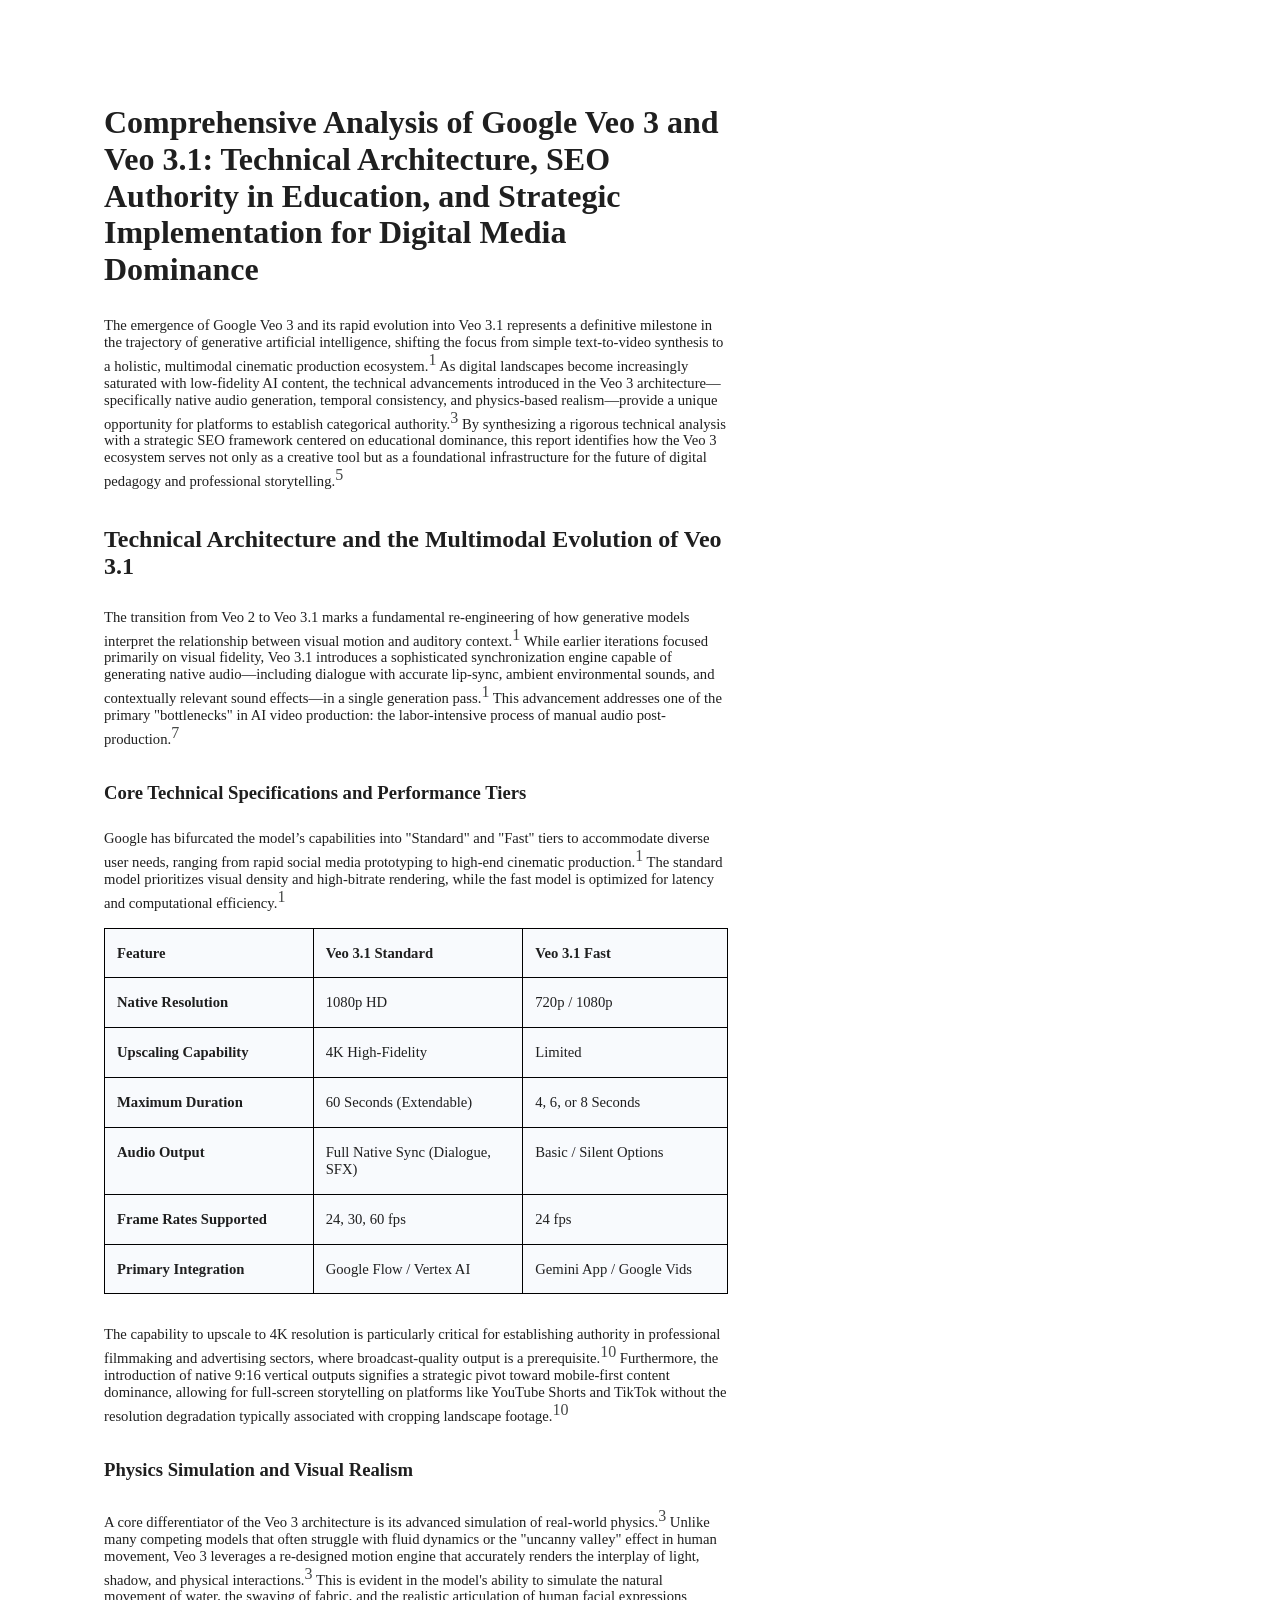
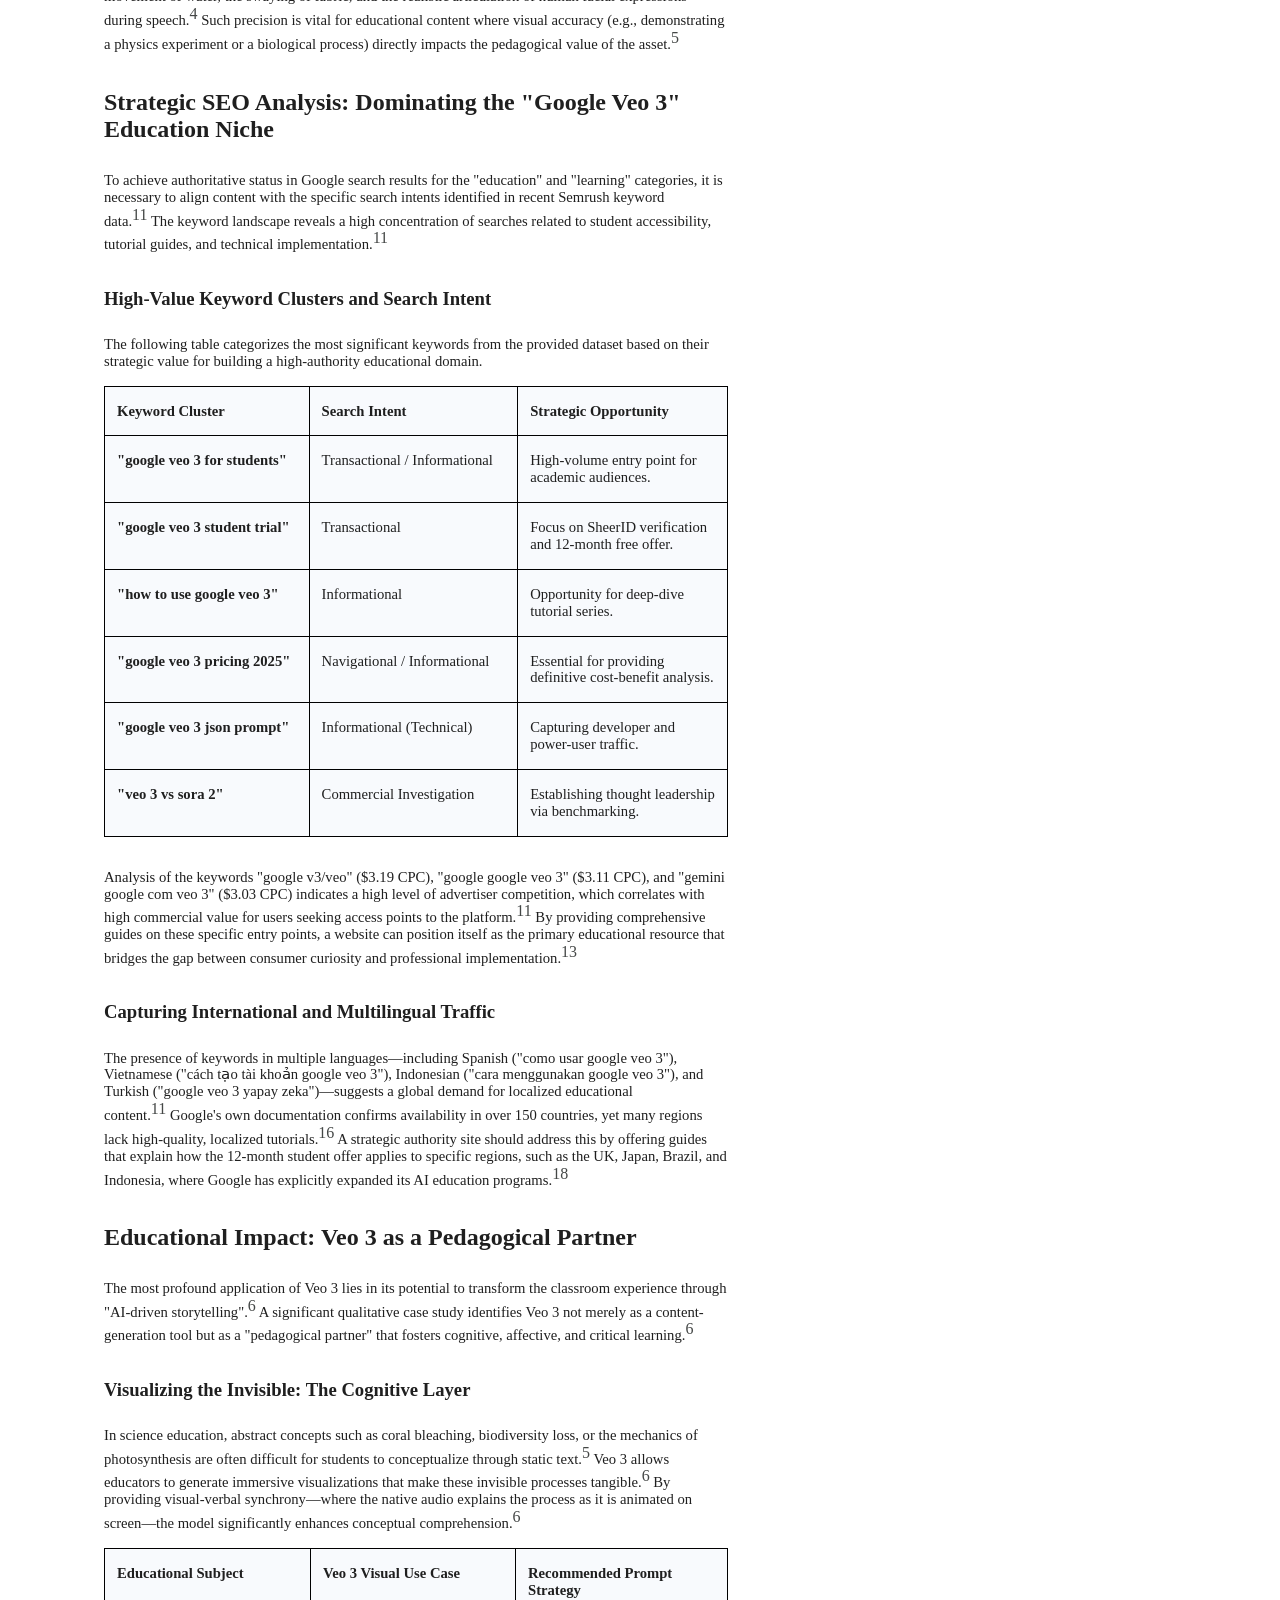
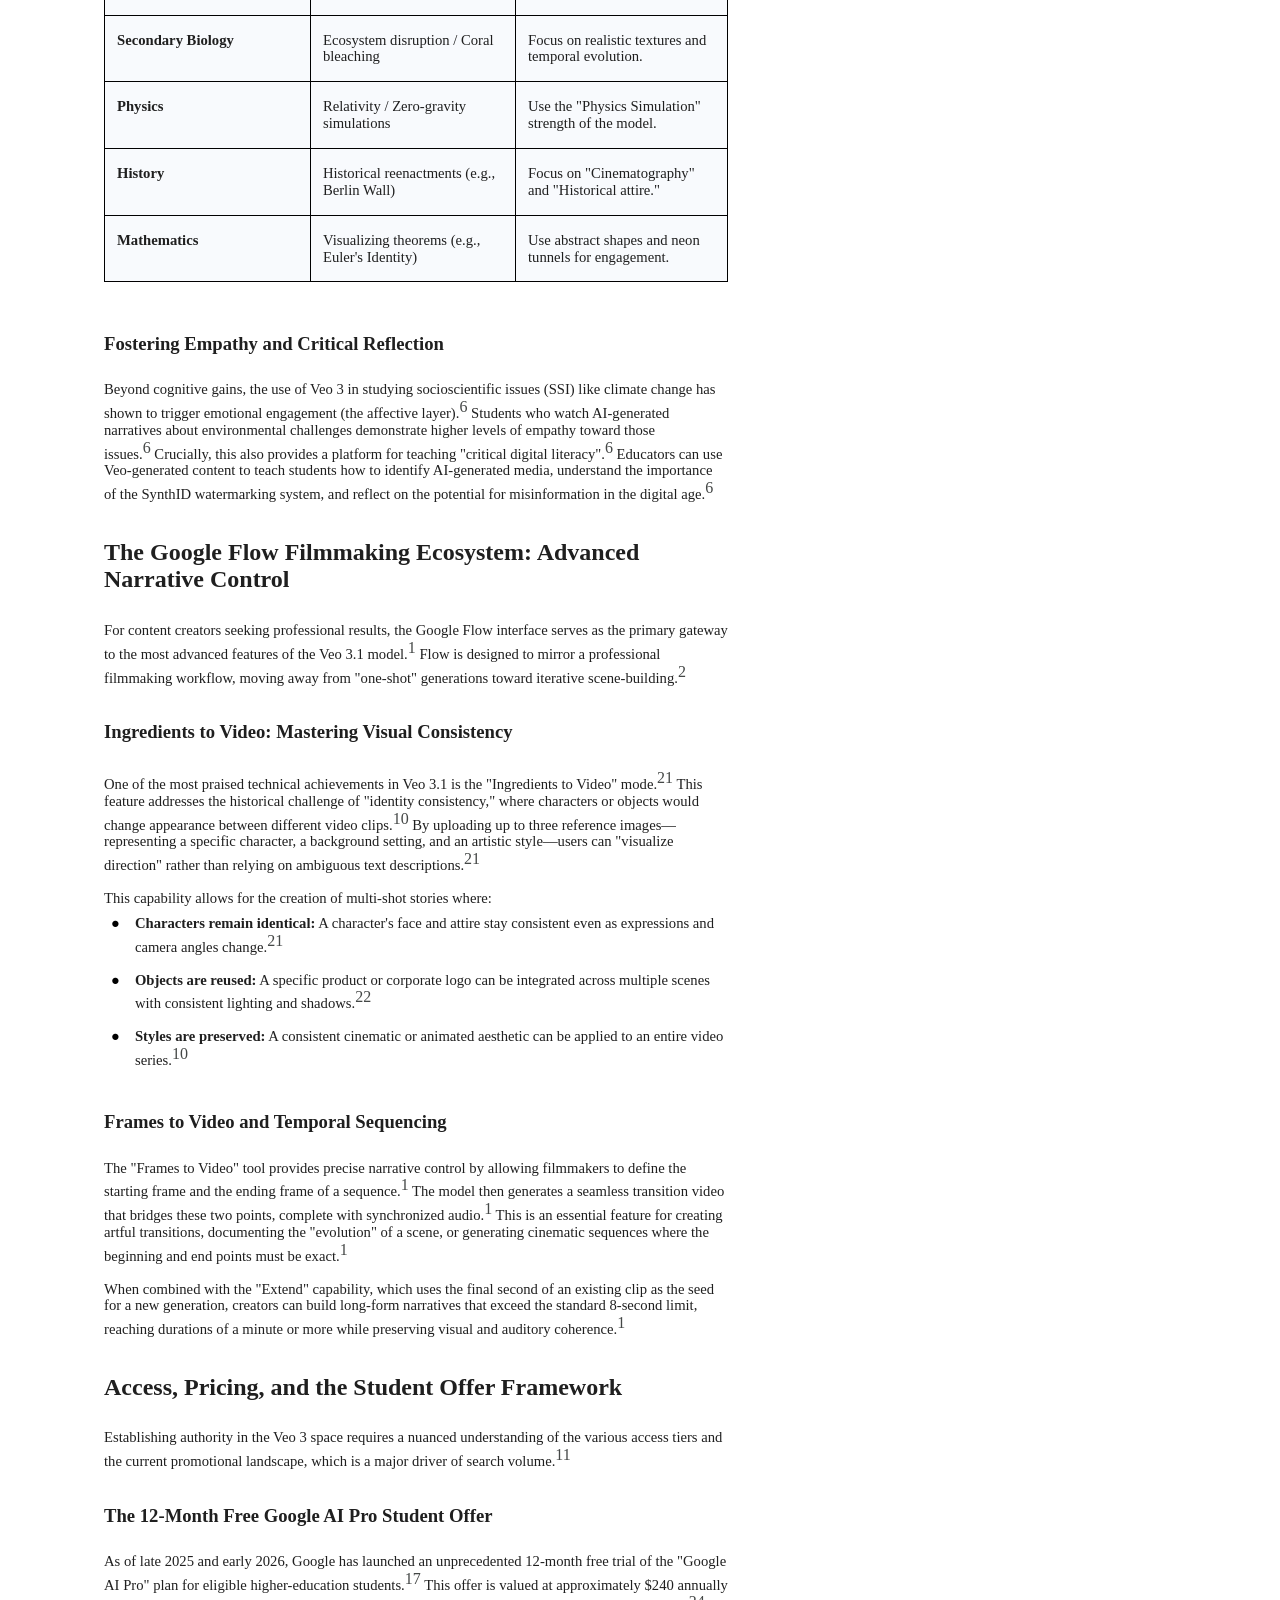
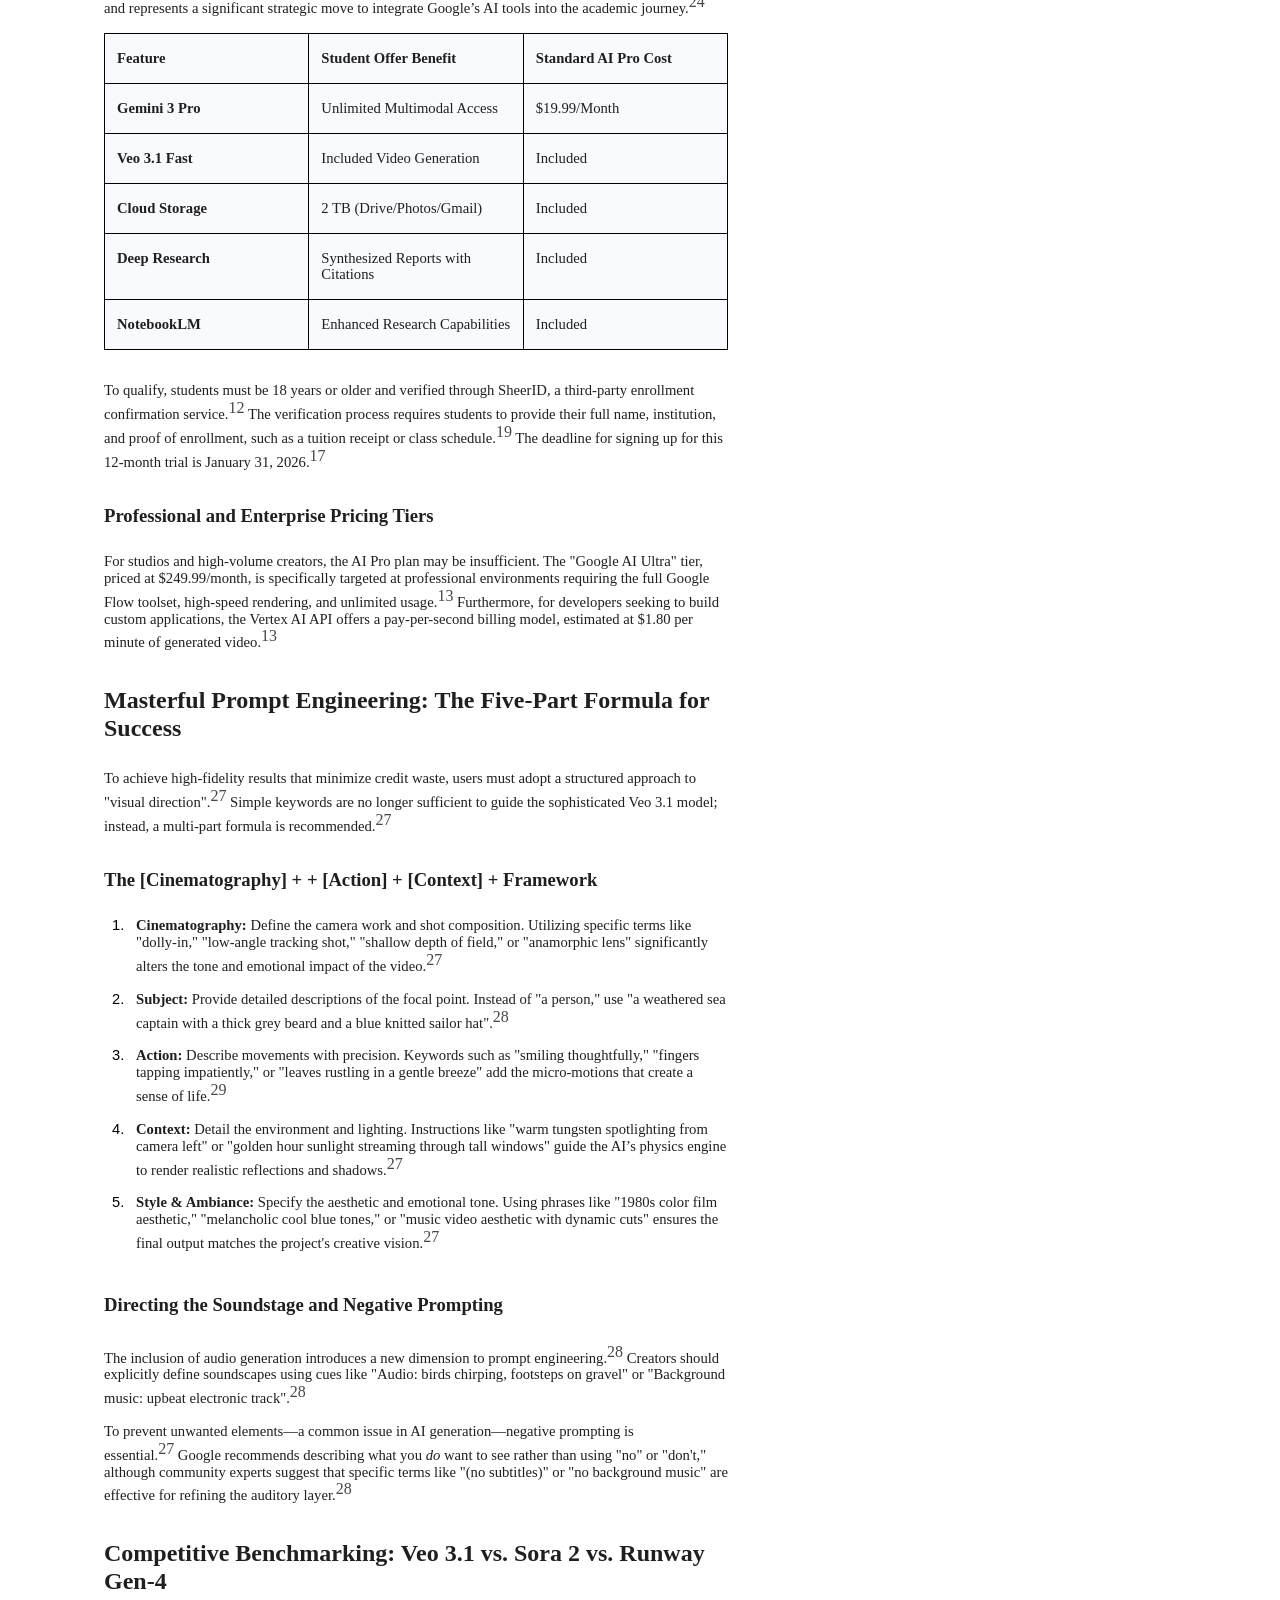
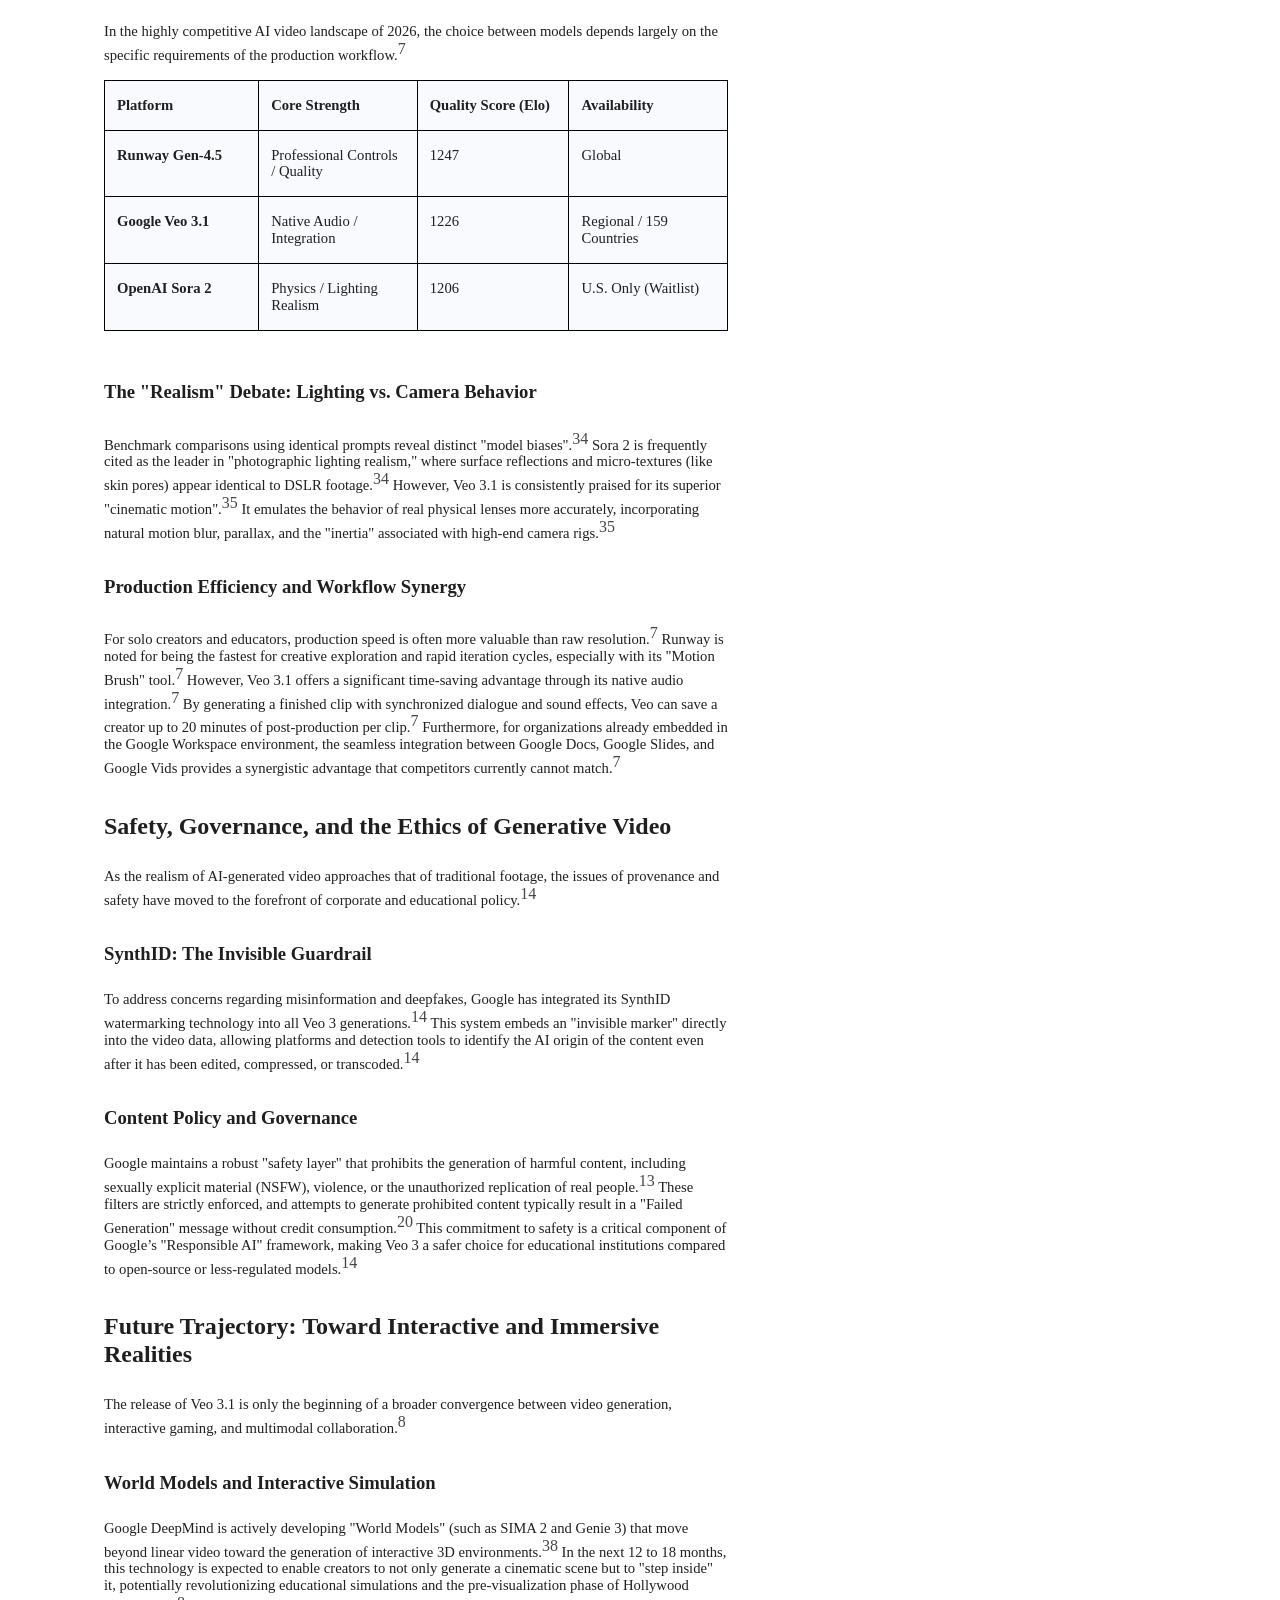
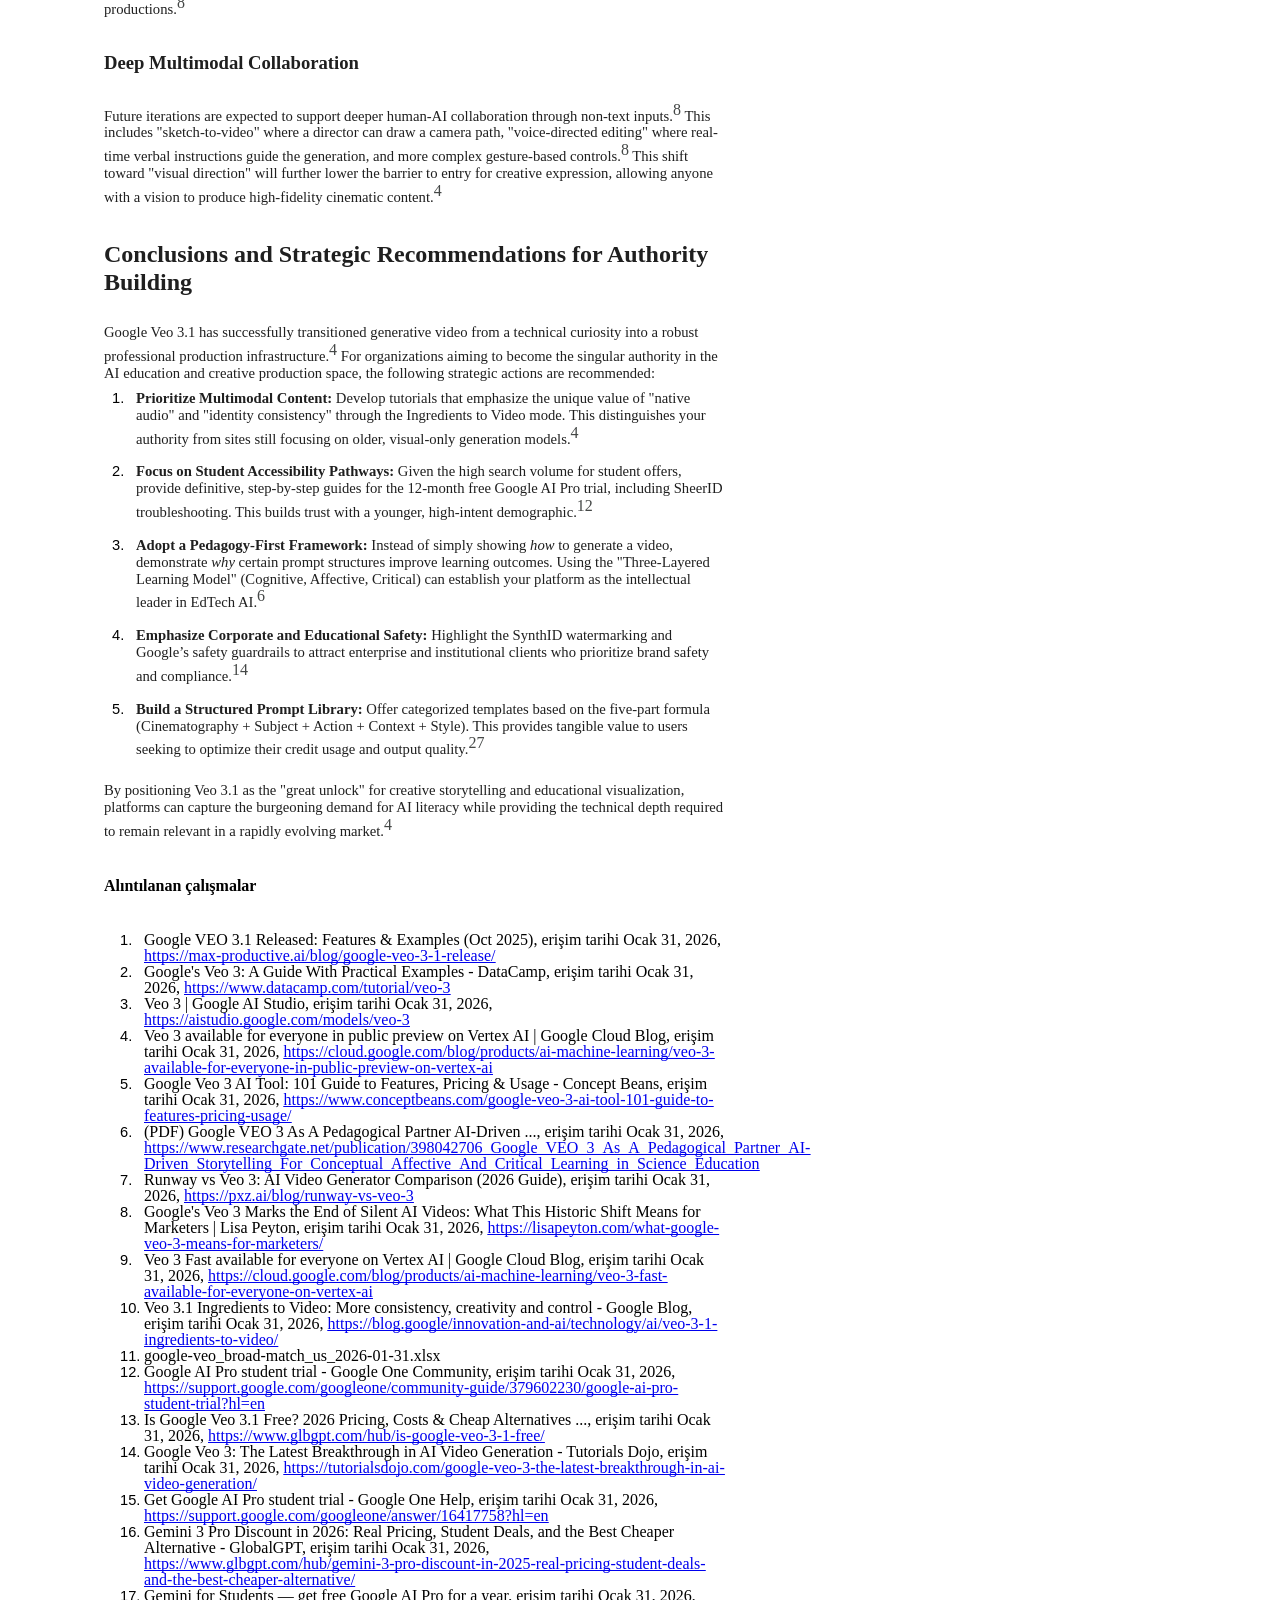
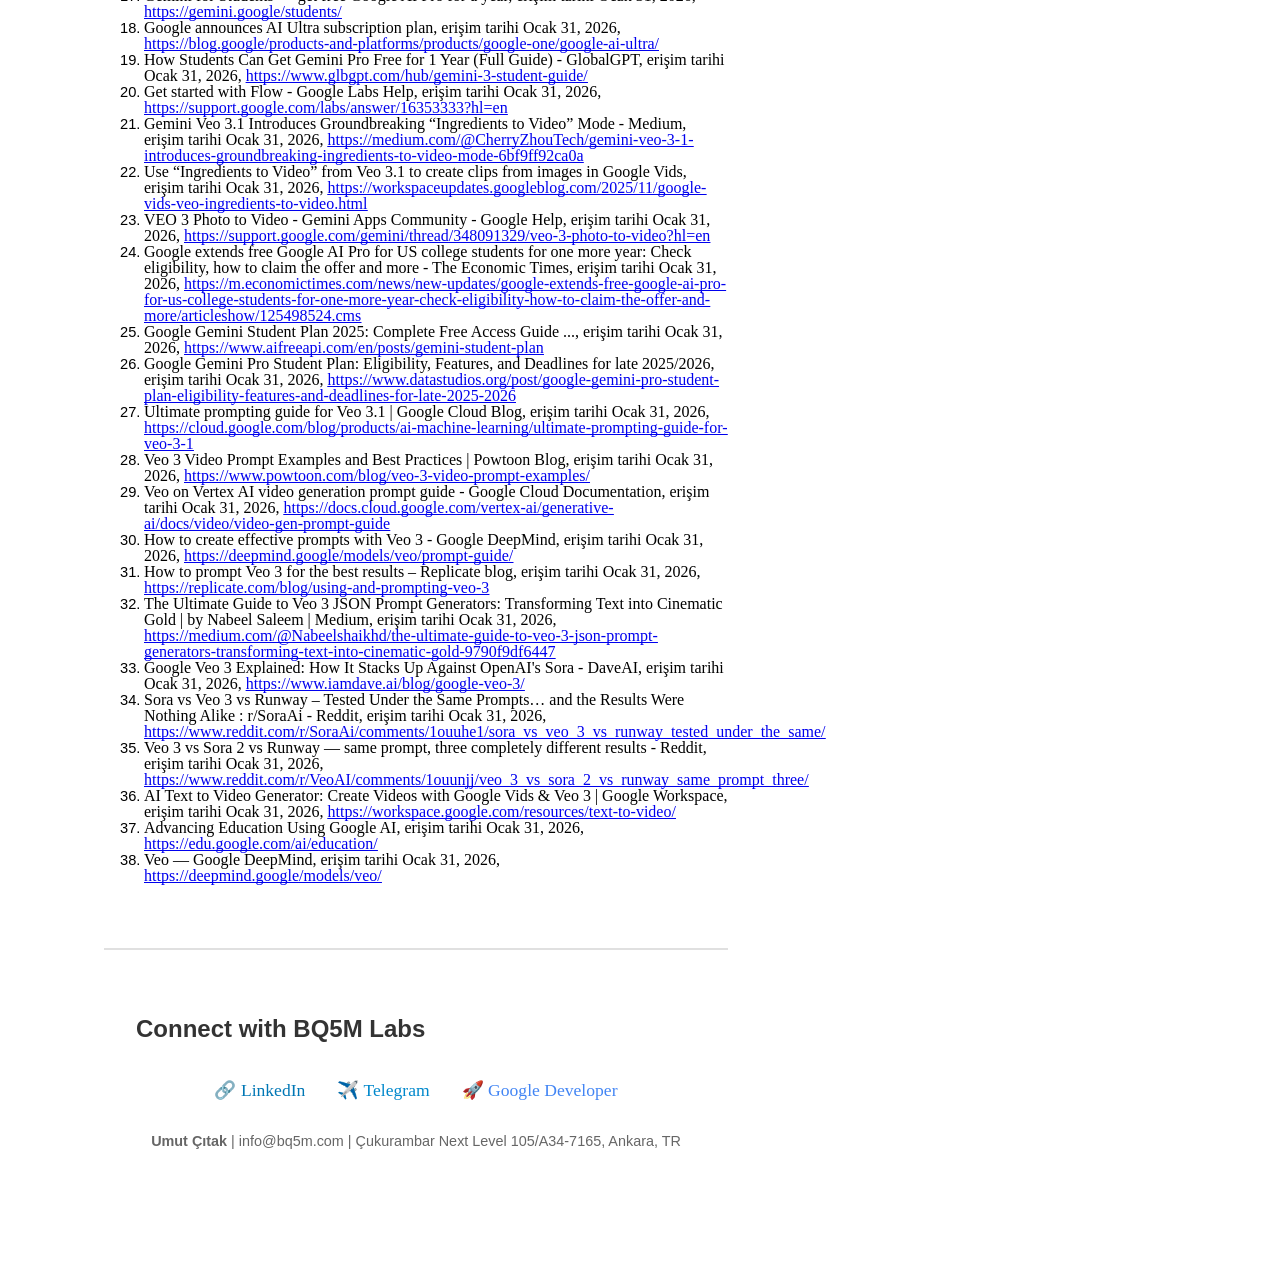
<file: GoogleVeo3SEOMakaleretimi.html>
<html><head><meta content="text/html; charset=UTF-8" http-equiv="content-type">
    <meta name="viewport" content="width=device-width, initial-scale=1.0">
    <title>Google Veo 3 SEO Content Creation: Technical Guide</title>
    <meta name="description" content="Comprehensive guide to Google Veo 3 SEO content creation: Advanced techniques for search engine optimization, keyword integration strategies, content workflows, and video generation for maximum visibility.">
    
    <!-- Open Graph / Social Media -->
    <meta property="og:type" content="website">
    <meta property="og:title" content="Google Veo 3 SEO Content Creation: Technical Guide">
    <meta property="og:description" content="Comprehensive guide to Google Veo 3 SEO content creation: Advanced techniques for search engine optimization, keyword integration strategies, content workflows, and video generation for maximum visibility.">
    <meta property="og:site_name" content="BQ5M Labs">
    <meta name="twitter:card" content="summary_large_image">
    <meta name="twitter:title" content="Google Veo 3 SEO Content Creation: Technical Guide">
    <meta name="twitter:description" content="Comprehensive guide to Google Veo 3 SEO content creation: Advanced techniques for search engine optimization, keyword integration strategies, content workflows, and video generation for maximum visibility.">
<style type="text/css">@import url(https://themes.googleusercontent.com/fonts/css?kit=DFQxm4rd7fRHgM9OTejWVT5Vho6BE7M80rHXEVKqXWegg2XYR88pwOsaJkfiF7cJu5e0vFtnyLdhsxviZUUN-U0KZVwUvSK-LyXz4qcE1hc);.lst-kix_list_2-6>li:before{content:"\0025a0   "}.lst-kix_list_2-7>li:before{content:"\0025a0   "}ul.lst-kix_list_1-0{list-style-type:none}.lst-kix_list_2-4>li:before{content:"\0025a0   "}.lst-kix_list_2-5>li:before{content:"\0025a0   "}.lst-kix_list_2-8>li:before{content:"\0025a0   "}ol.lst-kix_list_3-0{list-style-type:none}.lst-kix_list_3-0>li:before{content:"" counter(lst-ctn-kix_list_3-0,decimal) ". "}.lst-kix_list_3-1>li:before{content:"\0025cb   "}.lst-kix_list_3-2>li:before{content:"\0025a0   "}ul.lst-kix_list_3-7{list-style-type:none}ul.lst-kix_list_3-8{list-style-type:none}.lst-kix_list_4-0>li{counter-increment:lst-ctn-kix_list_4-0}ol.lst-kix_list_3-0.start{counter-reset:lst-ctn-kix_list_3-0 0}ul.lst-kix_list_1-3{list-style-type:none}ul.lst-kix_list_3-1{list-style-type:none}.lst-kix_list_3-5>li:before{content:"\0025a0   "}ul.lst-kix_list_1-4{list-style-type:none}ul.lst-kix_list_3-2{list-style-type:none}ul.lst-kix_list_1-1{list-style-type:none}.lst-kix_list_3-4>li:before{content:"\0025a0   "}ul.lst-kix_list_1-2{list-style-type:none}ul.lst-kix_list_1-7{list-style-type:none}.lst-kix_list_3-3>li:before{content:"\0025a0   "}ul.lst-kix_list_3-5{list-style-type:none}ul.lst-kix_list_1-8{list-style-type:none}ul.lst-kix_list_3-6{list-style-type:none}ul.lst-kix_list_1-5{list-style-type:none}ul.lst-kix_list_3-3{list-style-type:none}ul.lst-kix_list_1-6{list-style-type:none}ul.lst-kix_list_3-4{list-style-type:none}.lst-kix_list_3-8>li:before{content:"\0025a0   "}.lst-kix_list_2-0>li{counter-increment:lst-ctn-kix_list_2-0}.lst-kix_list_4-0>li:before{content:"" counter(lst-ctn-kix_list_4-0,decimal) ". "}.lst-kix_list_4-1>li:before{content:"\0025cb   "}.lst-kix_list_3-6>li:before{content:"\0025a0   "}.lst-kix_list_3-7>li:before{content:"\0025a0   "}.lst-kix_list_4-4>li:before{content:"\0025a0   "}.lst-kix_list_4-3>li:before{content:"\0025a0   "}.lst-kix_list_4-5>li:before{content:"\0025a0   "}.lst-kix_list_4-2>li:before{content:"\0025a0   "}.lst-kix_list_4-6>li:before{content:"\0025a0   "}ol.lst-kix_list_4-0{list-style-type:none}ol.lst-kix_list_2-0{list-style-type:none}.lst-kix_list_4-8>li:before{content:"\0025a0   "}.lst-kix_list_4-7>li:before{content:"\0025a0   "}ul.lst-kix_list_4-8{list-style-type:none}ul.lst-kix_list_4-6{list-style-type:none}ul.lst-kix_list_2-8{list-style-type:none}ul.lst-kix_list_4-7{list-style-type:none}ul.lst-kix_list_2-2{list-style-type:none}ul.lst-kix_list_4-1{list-style-type:none}.lst-kix_list_1-0>li:before{content:"\0025cf   "}ul.lst-kix_list_2-3{list-style-type:none}ul.lst-kix_list_2-1{list-style-type:none}ul.lst-kix_list_4-4{list-style-type:none}ul.lst-kix_list_2-6{list-style-type:none}ul.lst-kix_list_4-5{list-style-type:none}.lst-kix_list_1-1>li:before{content:"\0025cb   "}.lst-kix_list_1-2>li:before{content:"\0025a0   "}ol.lst-kix_list_2-0.start{counter-reset:lst-ctn-kix_list_2-0 0}ul.lst-kix_list_2-7{list-style-type:none}ul.lst-kix_list_4-2{list-style-type:none}ul.lst-kix_list_2-4{list-style-type:none}ul.lst-kix_list_4-3{list-style-type:none}ul.lst-kix_list_2-5{list-style-type:none}.lst-kix_list_1-3>li:before{content:"\0025a0   "}.lst-kix_list_1-4>li:before{content:"\0025a0   "}.lst-kix_list_3-0>li{counter-increment:lst-ctn-kix_list_3-0}.lst-kix_list_1-7>li:before{content:"\0025a0   "}ol.lst-kix_list_4-0.start{counter-reset:lst-ctn-kix_list_4-0 0}.lst-kix_list_1-5>li:before{content:"\0025a0   "}.lst-kix_list_1-6>li:before{content:"\0025a0   "}li.li-bullet-0:before{margin-left:-18pt;white-space:nowrap;display:inline-block;min-width:18pt}.lst-kix_list_2-0>li:before{content:"" counter(lst-ctn-kix_list_2-0,decimal) ". "}.lst-kix_list_2-1>li:before{content:"\0025cb   "}.lst-kix_list_1-8>li:before{content:"\0025a0   "}.lst-kix_list_2-2>li:before{content:"\0025a0   "}.lst-kix_list_2-3>li:before{content:"\0025a0   "}ol{margin:0;padding:0}table td,table th{padding:0}.c3{border-right-style:solid;padding:6pt 9pt 6pt 9pt;border-bottom-color:#000000;border-top-width:1pt;border-right-width:1pt;border-left-color:#000000;vertical-align:top;border-right-color:#000000;border-left-width:1pt;border-top-style:solid;background-color:#f8fafd;border-left-style:solid;border-bottom-width:1pt;width:156pt;border-top-color:#000000;border-bottom-style:solid}.c25{border-right-style:solid;padding:6pt 9pt 6pt 9pt;border-bottom-color:#000000;border-top-width:1pt;border-right-width:1pt;border-left-color:#000000;vertical-align:top;border-right-color:#000000;border-left-width:1pt;border-top-style:solid;background-color:#f8fafd;border-left-style:solid;border-bottom-width:1pt;width:117pt;border-top-color:#000000;border-bottom-style:solid}.c1{-webkit-text-decoration-skip:none;color:#0000ee;font-weight:400;text-decoration:underline;vertical-align:baseline;text-decoration-skip-ink:none;font-size:12pt;font-family:"Google Sans";font-style:normal}.c4{color:#1f1f1f;font-weight:700;text-decoration:none;vertical-align:baseline;font-size:11pt;font-family:"Google Sans Text";font-style:normal}.c8{color:#1f1f1f;font-weight:400;text-decoration:none;vertical-align:baseline;font-size:11pt;font-family:"Google Sans Text";font-style:normal}.c17{color:#1f1f1f;font-weight:700;text-decoration:none;vertical-align:baseline;font-size:18pt;font-family:"Google Sans";font-style:normal}.c27{color:#1f1f1f;font-weight:700;text-decoration:none;vertical-align:baseline;font-size:24pt;font-family:"Google Sans";font-style:normal}.c12{color:#444746;font-weight:400;text-decoration:none;vertical-align:super;font-size:12pt;font-family:"Google Sans Text";font-style:normal}.c15{color:#1f1f1f;font-weight:700;text-decoration:none;vertical-align:baseline;font-size:14pt;font-family:"Google Sans";font-style:normal}.c10{-webkit-text-decoration-skip:none;color:#0000ee;font-weight:400;text-decoration:underline;text-decoration-skip-ink:none;font-size:12pt;font-family:"Google Sans"}.c7{margin-left:30pt;padding-top:0pt;padding-bottom:0pt;line-height:1.0;padding-left:0pt;text-align:left}.c0{margin-left:24pt;padding-top:6pt;padding-bottom:6pt;line-height:1.149999976158142;padding-left:0pt;text-align:left}.c21{vertical-align:super;font-size:12pt;font-family:"Google Sans Text";color:#444746;font-weight:400}.c6{padding-top:6pt;padding-bottom:6pt;line-height:1.149999976158142;text-align:left}.c22{color:#000000;text-decoration:none;vertical-align:baseline;font-style:normal}.c31{padding-top:24pt;padding-bottom:6pt;line-height:1.149999976158142;text-align:left}.c23{padding-top:12pt;padding-bottom:6pt;line-height:1.149999976158142;text-align:left}.c2{padding-top:0pt;padding-bottom:12pt;line-height:1.149999976158142;text-align:left}.c18{border-spacing:0;border-collapse:collapse;margin-right:auto}.c30{padding-top:12pt;padding-bottom:12.8pt;line-height:1.149999976158142;text-align:left}.c13{padding-top:24pt;padding-bottom:12pt;line-height:1.149999976158142;text-align:left}.c29{padding-top:0pt;padding-bottom:12.8pt;line-height:1.0;text-align:left}.c5{padding-top:0pt;padding-bottom:6pt;line-height:1.149999976158142;text-align:left}.c16{color:#1f1f1f;font-weight:700;font-family:"Google Sans Text"}.c32{background-color:#ffffff;max-width:468pt;padding:72pt 72pt 72pt 72pt}.c11{color:#1f1f1f;font-weight:400;font-family:"Google Sans Text"}.c14{font-size:12pt;font-weight:400;font-family:"Google Sans"}.c26{font-weight:700;font-size:12pt;font-family:"Google Sans"}.c33{margin-left:24pt;padding-left:0pt}.c24{margin-left:23.2pt;padding-left:0pt}.c20{padding:0;margin:0}.c9{color:inherit;text-decoration:inherit}.c28{font-style:italic}.c19{height:0pt}.title{padding-top:24pt;color:#000000;font-weight:700;font-size:36pt;padding-bottom:6pt;font-family:"Arial";line-height:1.0;page-break-after:avoid;text-align:left}.subtitle{padding-top:18pt;color:#666666;font-size:24pt;padding-bottom:4pt;font-family:"Georgia";line-height:1.0;page-break-after:avoid;font-style:italic;text-align:left}li{color:#000000;font-size:11pt;font-family:"Arial"}p{margin:0;color:#000000;font-size:11pt;font-family:"Arial"}h1{padding-top:12pt;color:#000000;font-weight:700;font-size:24pt;padding-bottom:12pt;font-family:"Arial";line-height:1.0;text-align:left}h2{padding-top:11.2pt;color:#000000;font-weight:700;font-size:18pt;padding-bottom:11.2pt;font-family:"Arial";line-height:1.0;text-align:left}h3{padding-top:12pt;color:#000000;font-weight:700;font-size:14pt;padding-bottom:12pt;font-family:"Arial";line-height:1.0;text-align:left}h4{padding-top:12.8pt;color:#000000;font-weight:700;font-size:12pt;padding-bottom:12.8pt;font-family:"Arial";line-height:1.0;text-align:left}h5{padding-top:12.8pt;color:#000000;font-weight:700;font-size:9pt;padding-bottom:12.8pt;font-family:"Arial";line-height:1.0;text-align:left}h6{padding-top:18pt;color:#000000;font-weight:700;font-size:8pt;padding-bottom:18pt;font-family:"Arial";line-height:1.0;text-align:left}</style></head><body class="c32 doc-content"><h1 class="c5"><span class="c27">Comprehensive Analysis of Google Veo 3 and Veo 3.1: Technical Architecture, SEO Authority in Education, and Strategic Implementation for Digital Media Dominance</span></h1><p class="c2"><span class="c11">The emergence of Google Veo 3 and its rapid evolution into Veo 3.1 represents a definitive milestone in the trajectory of generative artificial intelligence, shifting the focus from simple text-to-video synthesis to a holistic, multimodal cinematic production ecosystem.</span><span class="c21">1</span><span class="c11">&nbsp;As digital landscapes become increasingly saturated with low-fidelity AI content, the technical advancements introduced in the Veo 3 architecture&mdash;specifically native audio generation, temporal consistency, and physics-based realism&mdash;provide a unique opportunity for platforms to establish categorical authority.</span><span class="c21">3</span><span class="c11">&nbsp;By synthesizing a rigorous technical analysis with a strategic SEO framework centered on educational dominance, this report identifies how the Veo 3 ecosystem serves not only as a creative tool but as a foundational infrastructure for the future of digital pedagogy and professional storytelling.</span><span class="c12">5</span></p><h2 class="c5"><span class="c17">Technical Architecture and the Multimodal Evolution of Veo 3.1</span></h2><p class="c2"><span class="c11">The transition from Veo 2 to Veo 3.1 marks a fundamental re-engineering of how generative models interpret the relationship between visual motion and auditory context.</span><span class="c21">1</span><span class="c11">&nbsp;While earlier iterations focused primarily on visual fidelity, Veo 3.1 introduces a sophisticated synchronization engine capable of generating native audio&mdash;including dialogue with accurate lip-sync, ambient environmental sounds, and contextually relevant sound effects&mdash;in a single generation pass.</span><span class="c21">1</span><span class="c11">&nbsp;This advancement addresses one of the primary &quot;bottlenecks&quot; in AI video production: the labor-intensive process of manual audio post-production.</span><span class="c12">7</span></p><h3 class="c5"><span class="c15">Core Technical Specifications and Performance Tiers</span></h3><p class="c2"><span class="c11">Google has bifurcated the model&rsquo;s capabilities into &quot;Standard&quot; and &quot;Fast&quot; tiers to accommodate diverse user needs, ranging from rapid social media prototyping to high-end cinematic production.</span><span class="c21">1</span><span class="c11">&nbsp;The standard model prioritizes visual density and high-bitrate rendering, while the fast model is optimized for latency and computational efficiency.</span><span class="c12">1</span></p><table class="c18"><tr class="c19"><td class="c3" colspan="1" rowspan="1"><p class="c6"><span class="c4">Feature</span></p></td><td class="c3" colspan="1" rowspan="1"><p class="c6"><span class="c4">Veo 3.1 Standard</span></p></td><td class="c3" colspan="1" rowspan="1"><p class="c6"><span class="c4">Veo 3.1 Fast</span></p></td></tr><tr class="c19"><td class="c3" colspan="1" rowspan="1"><p class="c6"><span class="c4">Native Resolution</span></p></td><td class="c3" colspan="1" rowspan="1"><p class="c6"><span class="c8">1080p HD</span></p></td><td class="c3" colspan="1" rowspan="1"><p class="c6"><span class="c8">720p / 1080p</span></p></td></tr><tr class="c19"><td class="c3" colspan="1" rowspan="1"><p class="c6"><span class="c4">Upscaling Capability</span></p></td><td class="c3" colspan="1" rowspan="1"><p class="c6"><span class="c8">4K High-Fidelity</span></p></td><td class="c3" colspan="1" rowspan="1"><p class="c6"><span class="c8">Limited</span></p></td></tr><tr class="c19"><td class="c3" colspan="1" rowspan="1"><p class="c6"><span class="c4">Maximum Duration</span></p></td><td class="c3" colspan="1" rowspan="1"><p class="c6"><span class="c8">60 Seconds (Extendable)</span></p></td><td class="c3" colspan="1" rowspan="1"><p class="c6"><span class="c8">4, 6, or 8 Seconds</span></p></td></tr><tr class="c19"><td class="c3" colspan="1" rowspan="1"><p class="c6"><span class="c4">Audio Output</span></p></td><td class="c3" colspan="1" rowspan="1"><p class="c6"><span class="c8">Full Native Sync (Dialogue, SFX)</span></p></td><td class="c3" colspan="1" rowspan="1"><p class="c6"><span class="c8">Basic / Silent Options</span></p></td></tr><tr class="c19"><td class="c3" colspan="1" rowspan="1"><p class="c6"><span class="c4">Frame Rates Supported</span></p></td><td class="c3" colspan="1" rowspan="1"><p class="c6"><span class="c8">24, 30, 60 fps</span></p></td><td class="c3" colspan="1" rowspan="1"><p class="c6"><span class="c8">24 fps</span></p></td></tr><tr class="c19"><td class="c3" colspan="1" rowspan="1"><p class="c6"><span class="c4">Primary Integration</span></p></td><td class="c3" colspan="1" rowspan="1"><p class="c6"><span class="c8">Google Flow / Vertex AI</span></p></td><td class="c3" colspan="1" rowspan="1"><p class="c6"><span class="c8">Gemini App / Google Vids</span></p></td></tr></table><p class="c13"><span class="c11">The capability to upscale to 4K resolution is particularly critical for establishing authority in professional filmmaking and advertising sectors, where broadcast-quality output is a prerequisite.</span><span class="c21">10</span><span class="c11">&nbsp;Furthermore, the introduction of native 9:16 vertical outputs signifies a strategic pivot toward mobile-first content dominance, allowing for full-screen storytelling on platforms like YouTube Shorts and TikTok without the resolution degradation typically associated with cropping landscape footage.</span><span class="c12">10</span></p><h3 class="c5"><span class="c15">Physics Simulation and Visual Realism</span></h3><p class="c2"><span class="c11">A core differentiator of the Veo 3 architecture is its advanced simulation of real-world physics.</span><span class="c21">3</span><span class="c11">&nbsp;Unlike many competing models that often struggle with fluid dynamics or the &quot;uncanny valley&quot; effect in human movement, Veo 3 leverages a re-designed motion engine that accurately renders the interplay of light, shadow, and physical interactions.</span><span class="c21">3</span><span class="c11">&nbsp;This is evident in the model&#39;s ability to simulate the natural movement of water, the swaying of fabric, and the realistic articulation of human facial expressions during speech.</span><span class="c21">4</span><span class="c11">&nbsp;Such precision is vital for educational content where visual accuracy (e.g., demonstrating a physics experiment or a biological process) directly impacts the pedagogical value of the asset.</span><span class="c12">5</span></p><h2 class="c5"><span class="c17">Strategic SEO Analysis: Dominating the &quot;Google Veo 3&quot; Education Niche</span></h2><p class="c2"><span class="c11">To achieve authoritative status in Google search results for the &quot;education&quot; and &quot;learning&quot; categories, it is necessary to align content with the specific search intents identified in recent Semrush keyword data.</span><span class="c21">11</span><span class="c11">&nbsp;The keyword landscape reveals a high concentration of searches related to student accessibility, tutorial guides, and technical implementation.</span><span class="c12">11</span></p><h3 class="c5"><span class="c15">High-Value Keyword Clusters and Search Intent</span></h3><p class="c2"><span class="c8">The following table categorizes the most significant keywords from the provided dataset based on their strategic value for building a high-authority educational domain.</span></p><table class="c18"><tr class="c19"><td class="c3" colspan="1" rowspan="1"><p class="c6"><span class="c4">Keyword Cluster</span></p></td><td class="c3" colspan="1" rowspan="1"><p class="c6"><span class="c4">Search Intent</span></p></td><td class="c3" colspan="1" rowspan="1"><p class="c6"><span class="c4">Strategic Opportunity</span></p></td></tr><tr class="c19"><td class="c3" colspan="1" rowspan="1"><p class="c6"><span class="c4">&quot;google veo 3 for students&quot;</span></p></td><td class="c3" colspan="1" rowspan="1"><p class="c6"><span class="c8">Transactional / Informational</span></p></td><td class="c3" colspan="1" rowspan="1"><p class="c6"><span class="c8">High-volume entry point for academic audiences.</span></p></td></tr><tr class="c19"><td class="c3" colspan="1" rowspan="1"><p class="c6"><span class="c4">&quot;google veo 3 student trial&quot;</span></p></td><td class="c3" colspan="1" rowspan="1"><p class="c6"><span class="c8">Transactional</span></p></td><td class="c3" colspan="1" rowspan="1"><p class="c6"><span class="c8">Focus on SheerID verification and 12-month free offer.</span></p></td></tr><tr class="c19"><td class="c3" colspan="1" rowspan="1"><p class="c6"><span class="c4">&quot;how to use google veo 3&quot;</span></p></td><td class="c3" colspan="1" rowspan="1"><p class="c6"><span class="c8">Informational</span></p></td><td class="c3" colspan="1" rowspan="1"><p class="c6"><span class="c8">Opportunity for deep-dive tutorial series.</span></p></td></tr><tr class="c19"><td class="c3" colspan="1" rowspan="1"><p class="c6"><span class="c4">&quot;google veo 3 pricing 2025&quot;</span></p></td><td class="c3" colspan="1" rowspan="1"><p class="c6"><span class="c8">Navigational / Informational</span></p></td><td class="c3" colspan="1" rowspan="1"><p class="c6"><span class="c8">Essential for providing definitive cost-benefit analysis.</span></p></td></tr><tr class="c19"><td class="c3" colspan="1" rowspan="1"><p class="c6"><span class="c4">&quot;google veo 3 json prompt&quot;</span></p></td><td class="c3" colspan="1" rowspan="1"><p class="c6"><span class="c8">Informational (Technical)</span></p></td><td class="c3" colspan="1" rowspan="1"><p class="c6"><span class="c8">Capturing developer and power-user traffic.</span></p></td></tr><tr class="c19"><td class="c3" colspan="1" rowspan="1"><p class="c6"><span class="c4">&quot;veo 3 vs sora 2&quot;</span></p></td><td class="c3" colspan="1" rowspan="1"><p class="c6"><span class="c8">Commercial Investigation</span></p></td><td class="c3" colspan="1" rowspan="1"><p class="c6"><span class="c8">Establishing thought leadership via benchmarking.</span></p></td></tr></table><p class="c13"><span class="c11">Analysis of the keywords &quot;google v3/veo&quot; ($3.19 CPC), &quot;google google veo 3&quot; ($3.11 CPC), and &quot;gemini google com veo 3&quot; ($3.03 CPC) indicates a high level of advertiser competition, which correlates with high commercial value for users seeking access points to the platform.</span><span class="c21">11</span><span class="c11">&nbsp;By providing comprehensive guides on these specific entry points, a website can position itself as the primary educational resource that bridges the gap between consumer curiosity and professional implementation.</span><span class="c12">13</span></p><h3 class="c5"><span class="c15">Capturing International and Multilingual Traffic</span></h3><p class="c2"><span class="c11">The presence of keywords in multiple languages&mdash;including Spanish (&quot;como usar google veo 3&quot;), Vietnamese (&quot;c&aacute;ch t&#7841;o t&agrave;i kho&#7843;n google veo 3&quot;), Indonesian (&quot;cara menggunakan google veo 3&quot;), and Turkish (&quot;google veo 3 yapay zeka&quot;)&mdash;suggests a global demand for localized educational content.</span><span class="c21">11</span><span class="c11">&nbsp;Google&#39;s own documentation confirms availability in over 150 countries, yet many regions lack high-quality, localized tutorials.</span><span class="c21">16</span><span class="c11">&nbsp;A strategic authority site should address this by offering guides that explain how the 12-month student offer applies to specific regions, such as the UK, Japan, Brazil, and Indonesia, where Google has explicitly expanded its AI education programs.</span><span class="c12">18</span></p><h2 class="c5"><span class="c17">Educational Impact: Veo 3 as a Pedagogical Partner</span></h2><p class="c2"><span class="c11">The most profound application of Veo 3 lies in its potential to transform the classroom experience through &quot;AI-driven storytelling&quot;.</span><span class="c21">6</span><span class="c11">&nbsp;A significant qualitative case study identifies Veo 3 not merely as a content-generation tool but as a &quot;pedagogical partner&quot; that fosters cognitive, affective, and critical learning.</span><span class="c12">6</span></p><h3 class="c5"><span class="c15">Visualizing the Invisible: The Cognitive Layer</span></h3><p class="c2"><span class="c11">In science education, abstract concepts such as coral bleaching, biodiversity loss, or the mechanics of photosynthesis are often difficult for students to conceptualize through static text.</span><span class="c21">5</span><span class="c11">&nbsp;Veo 3 allows educators to generate immersive visualizations that make these invisible processes tangible.</span><span class="c21">6</span><span class="c11">&nbsp;By providing visual-verbal synchrony&mdash;where the native audio explains the process as it is animated on screen&mdash;the model significantly enhances conceptual comprehension.</span><span class="c12">6</span></p><table class="c18"><tr class="c19"><td class="c3" colspan="1" rowspan="1"><p class="c6"><span class="c4">Educational Subject</span></p></td><td class="c3" colspan="1" rowspan="1"><p class="c6"><span class="c4">Veo 3 Visual Use Case</span></p></td><td class="c3" colspan="1" rowspan="1"><p class="c6"><span class="c4">Recommended Prompt Strategy</span></p></td></tr><tr class="c19"><td class="c3" colspan="1" rowspan="1"><p class="c6"><span class="c4">Secondary Biology</span></p></td><td class="c3" colspan="1" rowspan="1"><p class="c6"><span class="c8">Ecosystem disruption / Coral bleaching</span></p></td><td class="c3" colspan="1" rowspan="1"><p class="c6"><span class="c8">Focus on realistic textures and temporal evolution.</span></p></td></tr><tr class="c19"><td class="c3" colspan="1" rowspan="1"><p class="c6"><span class="c4">Physics</span></p></td><td class="c3" colspan="1" rowspan="1"><p class="c6"><span class="c8">Relativity / Zero-gravity simulations</span></p></td><td class="c3" colspan="1" rowspan="1"><p class="c6"><span class="c8">Use the &quot;Physics Simulation&quot; strength of the model.</span></p></td></tr><tr class="c19"><td class="c3" colspan="1" rowspan="1"><p class="c6"><span class="c4">History</span></p></td><td class="c3" colspan="1" rowspan="1"><p class="c6"><span class="c8">Historical reenactments (e.g., Berlin Wall)</span></p></td><td class="c3" colspan="1" rowspan="1"><p class="c6"><span class="c8">Focus on &quot;Cinematography&quot; and &quot;Historical attire.&quot;</span></p></td></tr><tr class="c19"><td class="c3" colspan="1" rowspan="1"><p class="c6"><span class="c4">Mathematics</span></p></td><td class="c3" colspan="1" rowspan="1"><p class="c6"><span class="c8">Visualizing theorems (e.g., Euler&#39;s Identity)</span></p></td><td class="c3" colspan="1" rowspan="1"><p class="c6"><span class="c8">Use abstract shapes and neon tunnels for engagement.</span></p></td></tr></table><h3 class="c31"><span class="c15">Fostering Empathy and Critical Reflection</span></h3><p class="c2"><span class="c11">Beyond cognitive gains, the use of Veo 3 in studying socioscientific issues (SSI) like climate change has shown to trigger emotional engagement (the affective layer).</span><span class="c21">6</span><span class="c11">&nbsp;Students who watch AI-generated narratives about environmental challenges demonstrate higher levels of empathy toward those issues.</span><span class="c21">6</span><span class="c11">&nbsp;Crucially, this also provides a platform for teaching &quot;critical digital literacy&quot;.</span><span class="c21">6</span><span class="c11">&nbsp;Educators can use Veo-generated content to teach students how to identify AI-generated media, understand the importance of the SynthID watermarking system, and reflect on the potential for misinformation in the digital age.</span><span class="c12">6</span></p><h2 class="c5"><span class="c17">The Google Flow Filmmaking Ecosystem: Advanced Narrative Control</span></h2><p class="c2"><span class="c11">For content creators seeking professional results, the Google Flow interface serves as the primary gateway to the most advanced features of the Veo 3.1 model.</span><span class="c21">1</span><span class="c11">&nbsp;Flow is designed to mirror a professional filmmaking workflow, moving away from &quot;one-shot&quot; generations toward iterative scene-building.</span><span class="c12">2</span></p><h3 class="c5"><span class="c15">Ingredients to Video: Mastering Visual Consistency</span></h3><p class="c2"><span class="c11">One of the most praised technical achievements in Veo 3.1 is the &quot;Ingredients to Video&quot; mode.</span><span class="c21">21</span><span class="c11">&nbsp;This feature addresses the historical challenge of &quot;identity consistency,&quot; where characters or objects would change appearance between different video clips.</span><span class="c21">10</span><span class="c11">&nbsp;By uploading up to three reference images&mdash;representing a specific character, a background setting, and an artistic style&mdash;users can &quot;visualize direction&quot; rather than relying on ambiguous text descriptions.</span><span class="c12">21</span></p><p class="c5"><span class="c8">This capability allows for the creation of multi-shot stories where:</span></p><ul class="c20 lst-kix_list_1-0 start"><li class="c5 c24 li-bullet-0"><span class="c16">Characters remain identical:</span><span class="c11">&nbsp;A character&#39;s face and attire stay consistent even as expressions and camera angles change.</span><span class="c12">21</span></li><li class="c6 c24 li-bullet-0"><span class="c16">Objects are reused:</span><span class="c11">&nbsp;A specific product or corporate logo can be integrated across multiple scenes with consistent lighting and shadows.</span><span class="c12">22</span></li><li class="c6 c24 li-bullet-0"><span class="c16">Styles are preserved:</span><span class="c11">&nbsp;A consistent cinematic or animated aesthetic can be applied to an entire video series.</span><span class="c12">10</span></li></ul><h3 class="c23"><span class="c15">Frames to Video and Temporal Sequencing</span></h3><p class="c2"><span class="c11">The &quot;Frames to Video&quot; tool provides precise narrative control by allowing filmmakers to define the starting frame and the ending frame of a sequence.</span><span class="c21">1</span><span class="c11">&nbsp;The model then generates a seamless transition video that bridges these two points, complete with synchronized audio.</span><span class="c21">1</span><span class="c11">&nbsp;This is an essential feature for creating artful transitions, documenting the &quot;evolution&quot; of a scene, or generating cinematic sequences where the beginning and end points must be exact.</span><span class="c12">1</span></p><p class="c2"><span class="c11">When combined with the &quot;Extend&quot; capability, which uses the final second of an existing clip as the seed for a new generation, creators can build long-form narratives that exceed the standard 8-second limit, reaching durations of a minute or more while preserving visual and auditory coherence.</span><span class="c12">1</span></p><h2 class="c5"><span class="c17">Access, Pricing, and the Student Offer Framework</span></h2><p class="c2"><span class="c11">Establishing authority in the Veo 3 space requires a nuanced understanding of the various access tiers and the current promotional landscape, which is a major driver of search volume.</span><span class="c12">11</span></p><h3 class="c5"><span class="c15">The 12-Month Free Google AI Pro Student Offer</span></h3><p class="c2"><span class="c11">As of late 2025 and early 2026, Google has launched an unprecedented 12-month free trial of the &quot;Google AI Pro&quot; plan for eligible higher-education students.</span><span class="c21">17</span><span class="c11">&nbsp;This offer is valued at approximately $240 annually and represents a significant strategic move to integrate Google&rsquo;s AI tools into the academic journey.</span><span class="c12">24</span></p><table class="c18"><tr class="c19"><td class="c3" colspan="1" rowspan="1"><p class="c6"><span class="c4">Feature</span></p></td><td class="c3" colspan="1" rowspan="1"><p class="c6"><span class="c4">Student Offer Benefit</span></p></td><td class="c3" colspan="1" rowspan="1"><p class="c6"><span class="c4">Standard AI Pro Cost</span></p></td></tr><tr class="c19"><td class="c3" colspan="1" rowspan="1"><p class="c6"><span class="c4">Gemini 3 Pro</span></p></td><td class="c3" colspan="1" rowspan="1"><p class="c6"><span class="c8">Unlimited Multimodal Access</span></p></td><td class="c3" colspan="1" rowspan="1"><p class="c6"><span class="c8">$19.99/Month</span></p></td></tr><tr class="c19"><td class="c3" colspan="1" rowspan="1"><p class="c6"><span class="c4">Veo 3.1 Fast</span></p></td><td class="c3" colspan="1" rowspan="1"><p class="c6"><span class="c8">Included Video Generation</span></p></td><td class="c3" colspan="1" rowspan="1"><p class="c6"><span class="c8">Included</span></p></td></tr><tr class="c19"><td class="c3" colspan="1" rowspan="1"><p class="c6"><span class="c4">Cloud Storage</span></p></td><td class="c3" colspan="1" rowspan="1"><p class="c6"><span class="c8">2 TB (Drive/Photos/Gmail)</span></p></td><td class="c3" colspan="1" rowspan="1"><p class="c6"><span class="c8">Included</span></p></td></tr><tr class="c19"><td class="c3" colspan="1" rowspan="1"><p class="c6"><span class="c4">Deep Research</span></p></td><td class="c3" colspan="1" rowspan="1"><p class="c6"><span class="c8">Synthesized Reports with Citations</span></p></td><td class="c3" colspan="1" rowspan="1"><p class="c6"><span class="c8">Included</span></p></td></tr><tr class="c19"><td class="c3" colspan="1" rowspan="1"><p class="c6"><span class="c4">NotebookLM</span></p></td><td class="c3" colspan="1" rowspan="1"><p class="c6"><span class="c8">Enhanced Research Capabilities</span></p></td><td class="c3" colspan="1" rowspan="1"><p class="c6"><span class="c8">Included</span></p></td></tr></table><p class="c13"><span class="c11">To qualify, students must be 18 years or older and verified through SheerID, a third-party enrollment confirmation service.</span><span class="c21">12</span><span class="c11">&nbsp;The verification process requires students to provide their full name, institution, and proof of enrollment, such as a tuition receipt or class schedule.</span><span class="c21">19</span><span class="c11">&nbsp;The deadline for signing up for this 12-month trial is January 31, 2026.</span><span class="c12">17</span></p><h3 class="c5"><span class="c15">Professional and Enterprise Pricing Tiers</span></h3><p class="c2"><span class="c11">For studios and high-volume creators, the AI Pro plan may be insufficient. The &quot;Google AI Ultra&quot; tier, priced at $249.99/month, is specifically targeted at professional environments requiring the full Google Flow toolset, high-speed rendering, and unlimited usage.</span><span class="c21">13</span><span class="c11">&nbsp;Furthermore, for developers seeking to build custom applications, the Vertex AI API offers a pay-per-second billing model, estimated at $1.80 per minute of generated video.</span><span class="c12">13</span></p><h2 class="c5"><span class="c17">Masterful Prompt Engineering: The Five-Part Formula for Success</span></h2><p class="c2"><span class="c11">To achieve high-fidelity results that minimize credit waste, users must adopt a structured approach to &quot;visual direction&quot;.</span><span class="c21">27</span><span class="c11">&nbsp;Simple keywords are no longer sufficient to guide the sophisticated Veo 3.1 model; instead, a multi-part formula is recommended.</span><span class="c12">27</span></p><h3 class="c5"><span class="c15">The [Cinematography] + + [Action] + [Context] + Framework</span></h3><ol class="c20 lst-kix_list_2-0 start" start="1"><li class="c5 c33 li-bullet-0"><span class="c16">Cinematography:</span><span class="c11">&nbsp;Define the camera work and shot composition. Utilizing specific terms like &quot;dolly-in,&quot; &quot;low-angle tracking shot,&quot; &quot;shallow depth of field,&quot; or &quot;anamorphic lens&quot; significantly alters the tone and emotional impact of the video.</span><span class="c12">27</span></li><li class="c0 li-bullet-0"><span class="c16">Subject:</span><span class="c11">&nbsp;Provide detailed descriptions of the focal point. Instead of &quot;a person,&quot; use &quot;a weathered sea captain with a thick grey beard and a blue knitted sailor hat&quot;.</span><span class="c12">28</span></li><li class="c0 li-bullet-0"><span class="c16">Action:</span><span class="c11">&nbsp;Describe movements with precision. Keywords such as &quot;smiling thoughtfully,&quot; &quot;fingers tapping impatiently,&quot; or &quot;leaves rustling in a gentle breeze&quot; add the micro-motions that create a sense of life.</span><span class="c12">29</span></li><li class="c0 li-bullet-0"><span class="c16">Context:</span><span class="c11">&nbsp;Detail the environment and lighting. Instructions like &quot;warm tungsten spotlighting from camera left&quot; or &quot;golden hour sunlight streaming through tall windows&quot; guide the AI&rsquo;s physics engine to render realistic reflections and shadows.</span><span class="c12">27</span></li><li class="c0 li-bullet-0"><span class="c16">Style &amp; Ambiance:</span><span class="c11">&nbsp;Specify the aesthetic and emotional tone. Using phrases like &quot;1980s color film aesthetic,&quot; &quot;melancholic cool blue tones,&quot; or &quot;music video aesthetic with dynamic cuts&quot; ensures the final output matches the project&#39;s creative vision.</span><span class="c12">27</span></li></ol><h3 class="c23"><span class="c15">Directing the Soundstage and Negative Prompting</span></h3><p class="c2"><span class="c11">The inclusion of audio generation introduces a new dimension to prompt engineering.</span><span class="c21">28</span><span class="c11">&nbsp;Creators should explicitly define soundscapes using cues like &quot;Audio: birds chirping, footsteps on gravel&quot; or &quot;Background music: upbeat electronic track&quot;.</span><span class="c12">28</span></p><p class="c2"><span class="c11">To prevent unwanted elements&mdash;a common issue in AI generation&mdash;negative prompting is essential.</span><span class="c21">27</span><span class="c11">&nbsp;Google recommends describing what you </span><span class="c11 c28">do</span><span class="c11">&nbsp;want to see rather than using &quot;no&quot; or &quot;don&#39;t,&quot; although community experts suggest that specific terms like &quot;(no subtitles)&quot; or &quot;no background music&quot; are effective for refining the auditory layer.</span><span class="c12">28</span></p><h2 class="c5"><span class="c17">Competitive Benchmarking: Veo 3.1 vs. Sora 2 vs. Runway Gen-4</span></h2><p class="c2"><span class="c11">In the highly competitive AI video landscape of 2026, the choice between models depends largely on the specific requirements of the production workflow.</span><span class="c12">7</span></p><table class="c18"><tr class="c19"><td class="c25" colspan="1" rowspan="1"><p class="c6"><span class="c4">Platform</span></p></td><td class="c25" colspan="1" rowspan="1"><p class="c6"><span class="c4">Core Strength</span></p></td><td class="c25" colspan="1" rowspan="1"><p class="c6"><span class="c4">Quality Score (Elo)</span></p></td><td class="c25" colspan="1" rowspan="1"><p class="c6"><span class="c4">Availability</span></p></td></tr><tr class="c19"><td class="c25" colspan="1" rowspan="1"><p class="c6"><span class="c4">Runway Gen-4.5</span></p></td><td class="c25" colspan="1" rowspan="1"><p class="c6"><span class="c8">Professional Controls / Quality</span></p></td><td class="c25" colspan="1" rowspan="1"><p class="c6"><span class="c8">1247</span></p></td><td class="c25" colspan="1" rowspan="1"><p class="c6"><span class="c8">Global</span></p></td></tr><tr class="c19"><td class="c25" colspan="1" rowspan="1"><p class="c6"><span class="c4">Google Veo 3.1</span></p></td><td class="c25" colspan="1" rowspan="1"><p class="c6"><span class="c8">Native Audio / Integration</span></p></td><td class="c25" colspan="1" rowspan="1"><p class="c6"><span class="c8">1226</span></p></td><td class="c25" colspan="1" rowspan="1"><p class="c6"><span class="c8">Regional / 159 Countries</span></p></td></tr><tr class="c19"><td class="c25" colspan="1" rowspan="1"><p class="c6"><span class="c4">OpenAI Sora 2</span></p></td><td class="c25" colspan="1" rowspan="1"><p class="c6"><span class="c8">Physics / Lighting Realism</span></p></td><td class="c25" colspan="1" rowspan="1"><p class="c6"><span class="c8">1206</span></p></td><td class="c25" colspan="1" rowspan="1"><p class="c6"><span class="c8">U.S. Only (Waitlist)</span></p></td></tr></table><h3 class="c31"><span class="c15">The &quot;Realism&quot; Debate: Lighting vs. Camera Behavior</span></h3><p class="c2"><span class="c11">Benchmark comparisons using identical prompts reveal distinct &quot;model biases&quot;.</span><span class="c21">34</span><span class="c11">&nbsp;Sora 2 is frequently cited as the leader in &quot;photographic lighting realism,&quot; where surface reflections and micro-textures (like skin pores) appear identical to DSLR footage.</span><span class="c21">34</span><span class="c11">&nbsp;However, Veo 3.1 is consistently praised for its superior &quot;cinematic motion&quot;.</span><span class="c21">35</span><span class="c11">&nbsp;It emulates the behavior of real physical lenses more accurately, incorporating natural motion blur, parallax, and the &quot;inertia&quot; associated with high-end camera rigs.</span><span class="c12">35</span></p><h3 class="c5"><span class="c15">Production Efficiency and Workflow Synergy</span></h3><p class="c2"><span class="c11">For solo creators and educators, production speed is often more valuable than raw resolution.</span><span class="c21">7</span><span class="c11">&nbsp;Runway is noted for being the fastest for creative exploration and rapid iteration cycles, especially with its &quot;Motion Brush&quot; tool.</span><span class="c21">7</span><span class="c11">&nbsp;However, Veo 3.1 offers a significant time-saving advantage through its native audio integration.</span><span class="c21">7</span><span class="c11">&nbsp;By generating a finished clip with synchronized dialogue and sound effects, Veo can save a creator up to 20 minutes of post-production per clip.</span><span class="c21">7</span><span class="c11">&nbsp;Furthermore, for organizations already embedded in the Google Workspace environment, the seamless integration between Google Docs, Google Slides, and Google Vids provides a synergistic advantage that competitors currently cannot match.</span><span class="c12">7</span></p><h2 class="c5"><span class="c17">Safety, Governance, and the Ethics of Generative Video</span></h2><p class="c2"><span class="c11">As the realism of AI-generated video approaches that of traditional footage, the issues of provenance and safety have moved to the forefront of corporate and educational policy.</span><span class="c12">14</span></p><h3 class="c5"><span class="c15">SynthID: The Invisible Guardrail</span></h3><p class="c2"><span class="c11">To address concerns regarding misinformation and deepfakes, Google has integrated its SynthID watermarking technology into all Veo 3 generations.</span><span class="c21">14</span><span class="c11">&nbsp;This system embeds an &quot;invisible marker&quot; directly into the video data, allowing platforms and detection tools to identify the AI origin of the content even after it has been edited, compressed, or transcoded.</span><span class="c12">14</span></p><h3 class="c5"><span class="c15">Content Policy and Governance</span></h3><p class="c2"><span class="c11">Google maintains a robust &quot;safety layer&quot; that prohibits the generation of harmful content, including sexually explicit material (NSFW), violence, or the unauthorized replication of real people.</span><span class="c21">13</span><span class="c11">&nbsp;These filters are strictly enforced, and attempts to generate prohibited content typically result in a &quot;Failed Generation&quot; message without credit consumption.</span><span class="c21">20</span><span class="c11">&nbsp;This commitment to safety is a critical component of Google&rsquo;s &quot;Responsible AI&quot; framework, making Veo 3 a safer choice for educational institutions compared to open-source or less-regulated models.</span><span class="c12">14</span></p><h2 class="c5"><span class="c17">Future Trajectory: Toward Interactive and Immersive Realities</span></h2><p class="c2"><span class="c11">The release of Veo 3.1 is only the beginning of a broader convergence between video generation, interactive gaming, and multimodal collaboration.</span><span class="c12">8</span></p><h3 class="c5"><span class="c15">World Models and Interactive Simulation</span></h3><p class="c2"><span class="c11">Google DeepMind is actively developing &quot;World Models&quot; (such as SIMA 2 and Genie 3) that move beyond linear video toward the generation of interactive 3D environments.</span><span class="c21">38</span><span class="c11">&nbsp;In the next 12 to 18 months, this technology is expected to enable creators to not only generate a cinematic scene but to &quot;step inside&quot; it, potentially revolutionizing educational simulations and the pre-visualization phase of Hollywood productions.</span><span class="c12">8</span></p><h3 class="c5"><span class="c15">Deep Multimodal Collaboration</span></h3><p class="c2"><span class="c11">Future iterations are expected to support deeper human-AI collaboration through non-text inputs.</span><span class="c21">8</span><span class="c11">&nbsp;This includes &quot;sketch-to-video&quot; where a director can draw a camera path, &quot;voice-directed editing&quot; where real-time verbal instructions guide the generation, and more complex gesture-based controls.</span><span class="c21">8</span><span class="c11">&nbsp;This shift toward &quot;visual direction&quot; will further lower the barrier to entry for creative expression, allowing anyone with a vision to produce high-fidelity cinematic content.</span><span class="c12">4</span></p><h2 class="c5"><span class="c17">Conclusions and Strategic Recommendations for Authority Building</span></h2><p class="c5"><span class="c11">Google Veo 3.1 has successfully transitioned generative video from a technical curiosity into a robust professional production infrastructure.</span><span class="c21">4</span><span class="c8">&nbsp;For organizations aiming to become the singular authority in the AI education and creative production space, the following strategic actions are recommended:</span></p><ol class="c20 lst-kix_list_3-0 start" start="1"><li class="c5 c33 li-bullet-0"><span class="c16">Prioritize Multimodal Content:</span><span class="c11">&nbsp;Develop tutorials that emphasize the unique value of &quot;native audio&quot; and &quot;identity consistency&quot; through the Ingredients to Video mode. This distinguishes your authority from sites still focusing on older, visual-only generation models.</span><span class="c12">4</span></li><li class="c0 li-bullet-0"><span class="c16">Focus on Student Accessibility Pathways:</span><span class="c11">&nbsp;Given the high search volume for student offers, provide definitive, step-by-step guides for the 12-month free Google AI Pro trial, including SheerID troubleshooting. This builds trust with a younger, high-intent demographic.</span><span class="c12">12</span></li><li class="c0 li-bullet-0"><span class="c16">Adopt a Pedagogy-First Framework:</span><span class="c11">&nbsp;Instead of simply showing </span><span class="c11 c28">how</span><span class="c11">&nbsp;to generate a video, demonstrate </span><span class="c11 c28">why</span><span class="c11">&nbsp;certain prompt structures improve learning outcomes. Using the &quot;Three-Layered Learning Model&quot; (Cognitive, Affective, Critical) can establish your platform as the intellectual leader in EdTech AI.</span><span class="c12">6</span></li><li class="c0 li-bullet-0"><span class="c16">Emphasize Corporate and Educational Safety:</span><span class="c11">&nbsp;Highlight the SynthID watermarking and Google&rsquo;s safety guardrails to attract enterprise and institutional clients who prioritize brand safety and compliance.</span><span class="c12">14</span></li><li class="c0 li-bullet-0"><span class="c16">Build a Structured Prompt Library:</span><span class="c11">&nbsp;Offer categorized templates based on the five-part formula (Cinematography + Subject + Action + Context + Style). This provides tangible value to users seeking to optimize their credit usage and output quality.</span><span class="c12">27</span></li></ol><p class="c30"><span class="c11">By positioning Veo 3.1 as the &quot;great unlock&quot; for creative storytelling and educational visualization, platforms can capture the burgeoning demand for AI literacy while providing the technical depth required to remain relevant in a rapidly evolving market.</span><span class="c12">4</span></p><h4 class="c29"><span class="c22 c26">Al&#305;nt&#305;lanan &ccedil;al&#305;&#351;malar</span></h4><ol class="c20 lst-kix_list_4-0 start" start="1"><li class="c7 li-bullet-0"><span class="c14">Google VEO 3.1 Released: Features &amp; Examples (Oct 2025), eri&#351;im tarihi Ocak 31, 2026, </span><span class="c10"><a class="c9" href="https://www.google.com/url?q=https://max-productive.ai/blog/google-veo-3-1-release/&amp;sa=D&amp;source=editors&amp;ust=1769876228037938&amp;usg=AOvVaw3htXB3c7eJGjdnewU2WU9-">https://max-productive.ai/blog/google-veo-3-1-release/</a></span></li><li class="c7 li-bullet-0"><span class="c14">Google&#39;s Veo 3: A Guide With Practical Examples - DataCamp, eri&#351;im tarihi Ocak 31, 2026, </span><span class="c10"><a class="c9" href="https://www.google.com/url?q=https://www.datacamp.com/tutorial/veo-3&amp;sa=D&amp;source=editors&amp;ust=1769876228038430&amp;usg=AOvVaw2WzcJRwzG4_VdhxUKtfrqj">https://www.datacamp.com/tutorial/veo-3</a></span></li><li class="c7 li-bullet-0"><span class="c14">Veo 3 | Google AI Studio, eri&#351;im tarihi Ocak 31, 2026, </span><span class="c10"><a class="c9" href="https://www.google.com/url?q=https://aistudio.google.com/models/veo-3&amp;sa=D&amp;source=editors&amp;ust=1769876228038803&amp;usg=AOvVaw2O6r9iPrsMX_z1cgosPxn6">https://aistudio.google.com/models/veo-3</a></span></li><li class="c7 li-bullet-0"><span class="c14">Veo 3 available for everyone in public preview on Vertex AI | Google Cloud Blog, eri&#351;im tarihi Ocak 31, 2026, </span><span class="c10"><a class="c9" href="https://www.google.com/url?q=https://cloud.google.com/blog/products/ai-machine-learning/veo-3-available-for-everyone-in-public-preview-on-vertex-ai&amp;sa=D&amp;source=editors&amp;ust=1769876228039552&amp;usg=AOvVaw1aok13KyWtBQEflf_oEKqe">https://cloud.google.com/blog/products/ai-machine-learning/veo-3-available-for-everyone-in-public-preview-on-vertex-ai</a></span></li><li class="c7 li-bullet-0"><span class="c14">Google Veo 3 AI Tool: 101 Guide to Features, Pricing &amp; Usage - Concept Beans, eri&#351;im tarihi Ocak 31, 2026, </span><span class="c10"><a class="c9" href="https://www.google.com/url?q=https://www.conceptbeans.com/google-veo-3-ai-tool-101-guide-to-features-pricing-usage/&amp;sa=D&amp;source=editors&amp;ust=1769876228040131&amp;usg=AOvVaw3zJHocStNaVqZkg-6kNvBa">https://www.conceptbeans.com/google-veo-3-ai-tool-101-guide-to-features-pricing-usage/</a></span></li><li class="c7 li-bullet-0"><span class="c14">(PDF) Google VEO 3 As A Pedagogical Partner AI-Driven ..., eri&#351;im tarihi Ocak 31, 2026, </span><span class="c10"><a class="c9" href="https://www.google.com/url?q=https://www.researchgate.net/publication/398042706_Google_VEO_3_As_A_Pedagogical_Partner_AI-Driven_Storytelling_For_Conceptual_Affective_And_Critical_Learning_in_Science_Education&amp;sa=D&amp;source=editors&amp;ust=1769876228040878&amp;usg=AOvVaw1HkHY2JU_kA9LtTA9EigH5">https://www.researchgate.net/publication/398042706_Google_VEO_3_As_A_Pedagogical_Partner_AI-Driven_Storytelling_For_Conceptual_Affective_And_Critical_Learning_in_Science_Education</a></span></li><li class="c7 li-bullet-0"><span class="c14">Runway vs Veo 3: AI Video Generator Comparison (2026 Guide), eri&#351;im tarihi Ocak 31, 2026, </span><span class="c10"><a class="c9" href="https://www.google.com/url?q=https://pxz.ai/blog/runway-vs-veo-3&amp;sa=D&amp;source=editors&amp;ust=1769876228041258&amp;usg=AOvVaw2U-scnzS3HcNUOO6r62y28">https://pxz.ai/blog/runway-vs-veo-3</a></span></li><li class="c7 li-bullet-0"><span class="c14">Google&#39;s Veo 3 Marks the End of Silent AI Videos: What This Historic Shift Means for Marketers | Lisa Peyton, eri&#351;im tarihi Ocak 31, 2026, </span><span class="c10"><a class="c9" href="https://www.google.com/url?q=https://lisapeyton.com/what-google-veo-3-means-for-marketers/&amp;sa=D&amp;source=editors&amp;ust=1769876228041750&amp;usg=AOvVaw3QUNrQzGOBfeDbCTmSD6Lh">https://lisapeyton.com/what-google-veo-3-means-for-marketers/</a></span></li><li class="c7 li-bullet-0"><span class="c14">Veo 3 Fast available for everyone on Vertex AI | Google Cloud Blog, eri&#351;im tarihi Ocak 31, 2026, </span><span class="c10"><a class="c9" href="https://www.google.com/url?q=https://cloud.google.com/blog/products/ai-machine-learning/veo-3-fast-available-for-everyone-on-vertex-ai&amp;sa=D&amp;source=editors&amp;ust=1769876228042286&amp;usg=AOvVaw1EGBjKk97Oon4XStR91DjG">https://cloud.google.com/blog/products/ai-machine-learning/veo-3-fast-available-for-everyone-on-vertex-ai</a></span></li><li class="c7 li-bullet-0"><span class="c14">Veo 3.1 Ingredients to Video: More consistency, creativity and control - Google Blog, eri&#351;im tarihi Ocak 31, 2026, </span><span class="c10"><a class="c9" href="https://www.google.com/url?q=https://blog.google/innovation-and-ai/technology/ai/veo-3-1-ingredients-to-video/&amp;sa=D&amp;source=editors&amp;ust=1769876228042822&amp;usg=AOvVaw35p4YkqeKxkeQxBqXdxQG8">https://blog.google/innovation-and-ai/technology/ai/veo-3-1-ingredients-to-video/</a></span></li><li class="c7 li-bullet-0"><span class="c14 c22">google-veo_broad-match_us_2026-01-31.xlsx</span></li><li class="c7 li-bullet-0"><span class="c14">Google AI Pro student trial - Google One Community, eri&#351;im tarihi Ocak 31, 2026, </span><span class="c10"><a class="c9" href="https://www.google.com/url?q=https://support.google.com/googleone/community-guide/379602230/google-ai-pro-student-trial?hl%3Den&amp;sa=D&amp;source=editors&amp;ust=1769876228043618&amp;usg=AOvVaw0X-Gtr7FA--iwAF3aCPt4d">https://support.google.com/googleone/community-guide/379602230/google-ai-pro-student-trial?hl=en</a></span></li><li class="c7 li-bullet-0"><span class="c14">Is Google Veo 3.1 Free? 2026 Pricing, Costs &amp; Cheap Alternatives ..., eri&#351;im tarihi Ocak 31, 2026, </span><span class="c10"><a class="c9" href="https://www.google.com/url?q=https://www.glbgpt.com/hub/is-google-veo-3-1-free/&amp;sa=D&amp;source=editors&amp;ust=1769876228044135&amp;usg=AOvVaw28VhgFql3bR-JwDhjhBj15">https://www.glbgpt.com/hub/is-google-veo-3-1-free/</a></span></li><li class="c7 li-bullet-0"><span class="c14">Google Veo 3: The Latest Breakthrough in AI Video Generation - Tutorials Dojo, eri&#351;im tarihi Ocak 31, 2026, </span><span class="c10"><a class="c9" href="https://www.google.com/url?q=https://tutorialsdojo.com/google-veo-3-the-latest-breakthrough-in-ai-video-generation/&amp;sa=D&amp;source=editors&amp;ust=1769876228044773&amp;usg=AOvVaw0HTRIKXdcL__bBaEcOfV6B">https://tutorialsdojo.com/google-veo-3-the-latest-breakthrough-in-ai-video-generation/</a></span></li><li class="c7 li-bullet-0"><span class="c14">Get Google AI Pro student trial - Google One Help, eri&#351;im tarihi Ocak 31, 2026, </span><span class="c10"><a class="c9" href="https://www.google.com/url?q=https://support.google.com/googleone/answer/16417758?hl%3Den&amp;sa=D&amp;source=editors&amp;ust=1769876228045257&amp;usg=AOvVaw0FHDbxaZ-0vOzjsCR2WRYT">https://support.google.com/googleone/answer/16417758?hl=en</a></span></li><li class="c7 li-bullet-0"><span class="c14">Gemini 3 Pro Discount in 2026: Real Pricing, Student Deals, and the Best Cheaper Alternative - GlobalGPT, eri&#351;im tarihi Ocak 31, 2026, </span><span class="c10"><a class="c9" href="https://www.google.com/url?q=https://www.glbgpt.com/hub/gemini-3-pro-discount-in-2025-real-pricing-student-deals-and-the-best-cheaper-alternative/&amp;sa=D&amp;source=editors&amp;ust=1769876228046005&amp;usg=AOvVaw19mbvKwnSCMCJVB1-5-dk-">https://www.glbgpt.com/hub/gemini-3-pro-discount-in-2025-real-pricing-student-deals-and-the-best-cheaper-alternative/</a></span></li><li class="c7 li-bullet-0"><span class="c14">Gemini for Students &mdash; get free Google AI Pro for a year, eri&#351;im tarihi Ocak 31, 2026, </span><span class="c10"><a class="c9" href="https://www.google.com/url?q=https://gemini.google/students/&amp;sa=D&amp;source=editors&amp;ust=1769876228046420&amp;usg=AOvVaw3i5xf66882B_N9wOZWN1O5">https://gemini.google/students/</a></span></li><li class="c7 li-bullet-0"><span class="c14">Google announces AI Ultra subscription plan, eri&#351;im tarihi Ocak 31, 2026, </span><span class="c10"><a class="c9" href="https://www.google.com/url?q=https://blog.google/products-and-platforms/products/google-one/google-ai-ultra/&amp;sa=D&amp;source=editors&amp;ust=1769876228046961&amp;usg=AOvVaw3ytDM6Mo7yBfsOLiv9BleI">https://blog.google/products-and-platforms/products/google-one/google-ai-ultra/</a></span></li><li class="c7 li-bullet-0"><span class="c14">How Students Can Get Gemini Pro Free for 1 Year (Full Guide) - GlobalGPT, eri&#351;im tarihi Ocak 31, 2026, </span><span class="c10"><a class="c9" href="https://www.google.com/url?q=https://www.glbgpt.com/hub/gemini-3-student-guide/&amp;sa=D&amp;source=editors&amp;ust=1769876228047468&amp;usg=AOvVaw1Z6DRdn3U_99kORmo9v2pM">https://www.glbgpt.com/hub/gemini-3-student-guide/</a></span></li><li class="c7 li-bullet-0"><span class="c14">Get started with Flow - Google Labs Help, eri&#351;im tarihi Ocak 31, 2026, </span><span class="c10"><a class="c9" href="https://www.google.com/url?q=https://support.google.com/labs/answer/16353333?hl%3Den&amp;sa=D&amp;source=editors&amp;ust=1769876228047893&amp;usg=AOvVaw3KuCPQmugTpb_K_LZihFDb">https://support.google.com/labs/answer/16353333?hl=en</a></span></li><li class="c7 li-bullet-0"><span class="c14">Gemini Veo 3.1 Introduces Groundbreaking &ldquo;Ingredients to Video&rdquo; Mode - Medium, eri&#351;im tarihi Ocak 31, 2026, </span><span class="c10"><a class="c9" href="https://www.google.com/url?q=https://medium.com/@CherryZhouTech/gemini-veo-3-1-introduces-groundbreaking-ingredients-to-video-mode-6bf9ff92ca0a&amp;sa=D&amp;source=editors&amp;ust=1769876228048540&amp;usg=AOvVaw3nZjxEeDLm6zrnomiwU9Fo">https://medium.com/@CherryZhouTech/gemini-veo-3-1-introduces-groundbreaking-ingredients-to-video-mode-6bf9ff92ca0a</a></span></li><li class="c7 li-bullet-0"><span class="c14">Use &ldquo;Ingredients to Video&rdquo; from Veo 3.1 to create clips from images in Google Vids, eri&#351;im tarihi Ocak 31, 2026, </span><span class="c10"><a class="c9" href="https://www.google.com/url?q=https://workspaceupdates.googleblog.com/2025/11/google-vids-veo-ingredients-to-video.html&amp;sa=D&amp;source=editors&amp;ust=1769876228049182&amp;usg=AOvVaw24D7bfGJtdWFmGV1psrp6v">https://workspaceupdates.googleblog.com/2025/11/google-vids-veo-ingredients-to-video.html</a></span></li><li class="c7 li-bullet-0"><span class="c14">VEO 3 Photo to Video - Gemini Apps Community - Google Help, eri&#351;im tarihi Ocak 31, 2026, </span><span class="c10"><a class="c9" href="https://www.google.com/url?q=https://support.google.com/gemini/thread/348091329/veo-3-photo-to-video?hl%3Den&amp;sa=D&amp;source=editors&amp;ust=1769876228049808&amp;usg=AOvVaw0sTLkgP6dtRJIJTx6-F9sM">https://support.google.com/gemini/thread/348091329/veo-3-photo-to-video?hl=en</a></span></li><li class="c7 li-bullet-0"><span class="c14">Google extends free Google AI Pro for US college students for one more year: Check eligibility, how to claim the offer and more - The Economic Times, eri&#351;im tarihi Ocak 31, 2026, </span><span class="c10"><a class="c9" href="https://www.google.com/url?q=https://m.economictimes.com/news/new-updates/google-extends-free-google-ai-pro-for-us-college-students-for-one-more-year-check-eligibility-how-to-claim-the-offer-and-more/articleshow/125498524.cms&amp;sa=D&amp;source=editors&amp;ust=1769876228050958&amp;usg=AOvVaw1FIBzieYhdITPKxFYa4vQk">https://m.economictimes.com/news/new-updates/google-extends-free-google-ai-pro-for-us-college-students-for-one-more-year-check-eligibility-how-to-claim-the-offer-and-more/articleshow/125498524.cms</a></span></li><li class="c7 li-bullet-0"><span class="c14">Google Gemini Student Plan 2025: Complete Free Access Guide ..., eri&#351;im tarihi Ocak 31, 2026, </span><span class="c10"><a class="c9" href="https://www.google.com/url?q=https://www.aifreeapi.com/en/posts/gemini-student-plan&amp;sa=D&amp;source=editors&amp;ust=1769876228051577&amp;usg=AOvVaw0ANjFgqmesrgczDu5_n84F">https://www.aifreeapi.com/en/posts/gemini-student-plan</a></span></li><li class="c7 li-bullet-0"><span class="c14">Google Gemini Pro Student Plan: Eligibility, Features, and Deadlines for late 2025/2026, eri&#351;im tarihi Ocak 31, 2026, </span><span class="c10"><a class="c9" href="https://www.google.com/url?q=https://www.datastudios.org/post/google-gemini-pro-student-plan-eligibility-features-and-deadlines-for-late-2025-2026&amp;sa=D&amp;source=editors&amp;ust=1769876228052275&amp;usg=AOvVaw1MyWpkojkNRv9PoRS9QsVO">https://www.datastudios.org/post/google-gemini-pro-student-plan-eligibility-features-and-deadlines-for-late-2025-2026</a></span></li><li class="c7 li-bullet-0"><span class="c14">Ultimate prompting guide for Veo 3.1 | Google Cloud Blog, eri&#351;im tarihi Ocak 31, 2026, </span><span class="c10"><a class="c9" href="https://www.google.com/url?q=https://cloud.google.com/blog/products/ai-machine-learning/ultimate-prompting-guide-for-veo-3-1&amp;sa=D&amp;source=editors&amp;ust=1769876228052868&amp;usg=AOvVaw2PAKVrm2IM2Vm6nNzwBbnN">https://cloud.google.com/blog/products/ai-machine-learning/ultimate-prompting-guide-for-veo-3-1</a></span></li><li class="c7 li-bullet-0"><span class="c14">Veo 3 Video Prompt Examples and Best Practices | Powtoon Blog, eri&#351;im tarihi Ocak 31, 2026, </span><span class="c10"><a class="c9" href="https://www.google.com/url?q=https://www.powtoon.com/blog/veo-3-video-prompt-examples/&amp;sa=D&amp;source=editors&amp;ust=1769876228053349&amp;usg=AOvVaw0m3WZ_4temgLhzY3OlnKPX">https://www.powtoon.com/blog/veo-3-video-prompt-examples/</a></span></li><li class="c7 li-bullet-0"><span class="c14">Veo on Vertex AI video generation prompt guide - Google Cloud Documentation, eri&#351;im tarihi Ocak 31, 2026, </span><span class="c10"><a class="c9" href="https://www.google.com/url?q=https://docs.cloud.google.com/vertex-ai/generative-ai/docs/video/video-gen-prompt-guide&amp;sa=D&amp;source=editors&amp;ust=1769876228053957&amp;usg=AOvVaw3Rc7yL4n3j-7omFsnMF13r">https://docs.cloud.google.com/vertex-ai/generative-ai/docs/video/video-gen-prompt-guide</a></span></li><li class="c7 li-bullet-0"><span class="c14">How to create effective prompts with Veo 3 - Google DeepMind, eri&#351;im tarihi Ocak 31, 2026, </span><span class="c10"><a class="c9" href="https://www.google.com/url?q=https://deepmind.google/models/veo/prompt-guide/&amp;sa=D&amp;source=editors&amp;ust=1769876228054429&amp;usg=AOvVaw0fyasMadBuh2K7Z7n0PZrU">https://deepmind.google/models/veo/prompt-guide/</a></span></li><li class="c7 li-bullet-0"><span class="c14">How to prompt Veo 3 for the best results &ndash; Replicate blog, eri&#351;im tarihi Ocak 31, 2026, </span><span class="c10"><a class="c9" href="https://www.google.com/url?q=https://replicate.com/blog/using-and-prompting-veo-3&amp;sa=D&amp;source=editors&amp;ust=1769876228054969&amp;usg=AOvVaw1ZDFj2WO0fkcly3V0_88PT">https://replicate.com/blog/using-and-prompting-veo-3</a></span></li><li class="c7 li-bullet-0"><span class="c14">The Ultimate Guide to Veo 3 JSON Prompt Generators: Transforming Text into Cinematic Gold | by Nabeel Saleem | Medium, eri&#351;im tarihi Ocak 31, 2026, </span><span class="c10"><a class="c9" href="https://www.google.com/url?q=https://medium.com/@Nabeelshaikhd/the-ultimate-guide-to-veo-3-json-prompt-generators-transforming-text-into-cinematic-gold-9790f9df6447&amp;sa=D&amp;source=editors&amp;ust=1769876228055919&amp;usg=AOvVaw1GPZInjO89-QWXAbAzdIR2">https://medium.com/@Nabeelshaikhd/the-ultimate-guide-to-veo-3-json-prompt-generators-transforming-text-into-cinematic-gold-9790f9df6447</a></span></li><li class="c7 li-bullet-0"><span class="c14">Google Veo 3 Explained: How It Stacks Up Against OpenAI&#39;s Sora - DaveAI, eri&#351;im tarihi Ocak 31, 2026, </span><span class="c10"><a class="c9" href="https://www.google.com/url?q=https://www.iamdave.ai/blog/google-veo-3/&amp;sa=D&amp;source=editors&amp;ust=1769876228056408&amp;usg=AOvVaw0OWYotqKhbviqgGF89wM2A">https://www.iamdave.ai/blog/google-veo-3/</a></span></li><li class="c7 li-bullet-0"><span class="c14">Sora vs Veo 3 vs Runway &ndash; Tested Under the Same Prompts&hellip; and the Results Were Nothing Alike : r/SoraAi - Reddit, eri&#351;im tarihi Ocak 31, 2026, </span><span class="c10"><a class="c9" href="https://www.google.com/url?q=https://www.reddit.com/r/SoraAi/comments/1ouuhe1/sora_vs_veo_3_vs_runway_tested_under_the_same/&amp;sa=D&amp;source=editors&amp;ust=1769876228057086&amp;usg=AOvVaw2jZdkeOiBierFoxnT-PN8l">https://www.reddit.com/r/SoraAi/comments/1ouuhe1/sora_vs_veo_3_vs_runway_tested_under_the_same/</a></span></li><li class="c7 li-bullet-0"><span class="c14">Veo 3 vs Sora 2 vs Runway &mdash; same prompt, three completely different results - Reddit, eri&#351;im tarihi Ocak 31, 2026, </span><span class="c10"><a class="c9" href="https://www.google.com/url?q=https://www.reddit.com/r/VeoAI/comments/1ouunjj/veo_3_vs_sora_2_vs_runway_same_prompt_three/&amp;sa=D&amp;source=editors&amp;ust=1769876228057683&amp;usg=AOvVaw0mZImgSa9ZqXiyajhcVsDI">https://www.reddit.com/r/VeoAI/comments/1ouunjj/veo_3_vs_sora_2_vs_runway_same_prompt_three/</a></span></li><li class="c7 li-bullet-0"><span class="c14">AI Text to Video Generator: Create Videos with Google Vids &amp; Veo 3 | Google Workspace, eri&#351;im tarihi Ocak 31, 2026, </span><span class="c10"><a class="c9" href="https://www.google.com/url?q=https://workspace.google.com/resources/text-to-video/&amp;sa=D&amp;source=editors&amp;ust=1769876228058206&amp;usg=AOvVaw1LzW184qZpXmLtHtWvZ_4K">https://workspace.google.com/resources/text-to-video/</a></span></li><li class="c7 li-bullet-0"><span class="c14">Advancing Education Using Google AI, eri&#351;im tarihi Ocak 31, 2026, </span><span class="c10"><a class="c9" href="https://www.google.com/url?q=https://edu.google.com/ai/education/&amp;sa=D&amp;source=editors&amp;ust=1769876228058602&amp;usg=AOvVaw2gkI_uRufLTG3tC-NCC4lK">https://edu.google.com/ai/education/</a></span></li><li class="c7 li-bullet-0"><span class="c14">Veo &mdash; Google DeepMind, eri&#351;im tarihi Ocak 31, 2026, </span><span class="c10"><a class="c9" href="https://www.google.com/url?q=https://deepmind.google/models/veo/&amp;sa=D&amp;source=editors&amp;ust=1769876228058936&amp;usg=AOvVaw2TG5gV6J5hzSrBgSrx2Ghn">https://deepmind.google/models/veo/</a></span></li></ol>
    
    <!-- Social Media Footer -->
    <div style="max-width: 800px; margin: 4rem auto 0; padding: 2rem; border-top: 2px solid #e0e0e0; text-align: center;">
        <h2 style="font-size: 1.5rem; margin-bottom: 1rem; color: #333;">Connect with BQ5M Labs</h2>
        <div style="display: flex; gap: 2rem; justify-content: center; flex-wrap: wrap; margin-top: 1.5rem;">
            <a href="https://www.linkedin.com/in/umutcitak/" target="_blank" rel="noopener" 
               style="color: #0077b5; text-decoration: none; font-size: 1.1rem; font-weight: 500;">
                🔗 LinkedIn
            </a>
            <a href="https://web.telegram.org/a/#7972155176" target="_blank" rel="noopener"
               style="color: #0088cc; text-decoration: none; font-size: 1.1rem; font-weight: 500;">
                ✈️ Telegram
            </a>
            <a href="https://g.dev/umutcitak" target="_blank" rel="noopener"
               style="color: #4285f4; text-decoration: none; font-size: 1.1rem; font-weight: 500;">
                🚀 Google Developer
            </a>
        </div>
        <p style="margin-top: 2rem; color: #666; font-size: 0.9rem;">
            <strong>Umut Çıtak</strong> | info@bq5m.com | Çukurambar Next Level 105/A34-7165, Ankara, TR
        </p>
    </div>

</body></html>
</file>
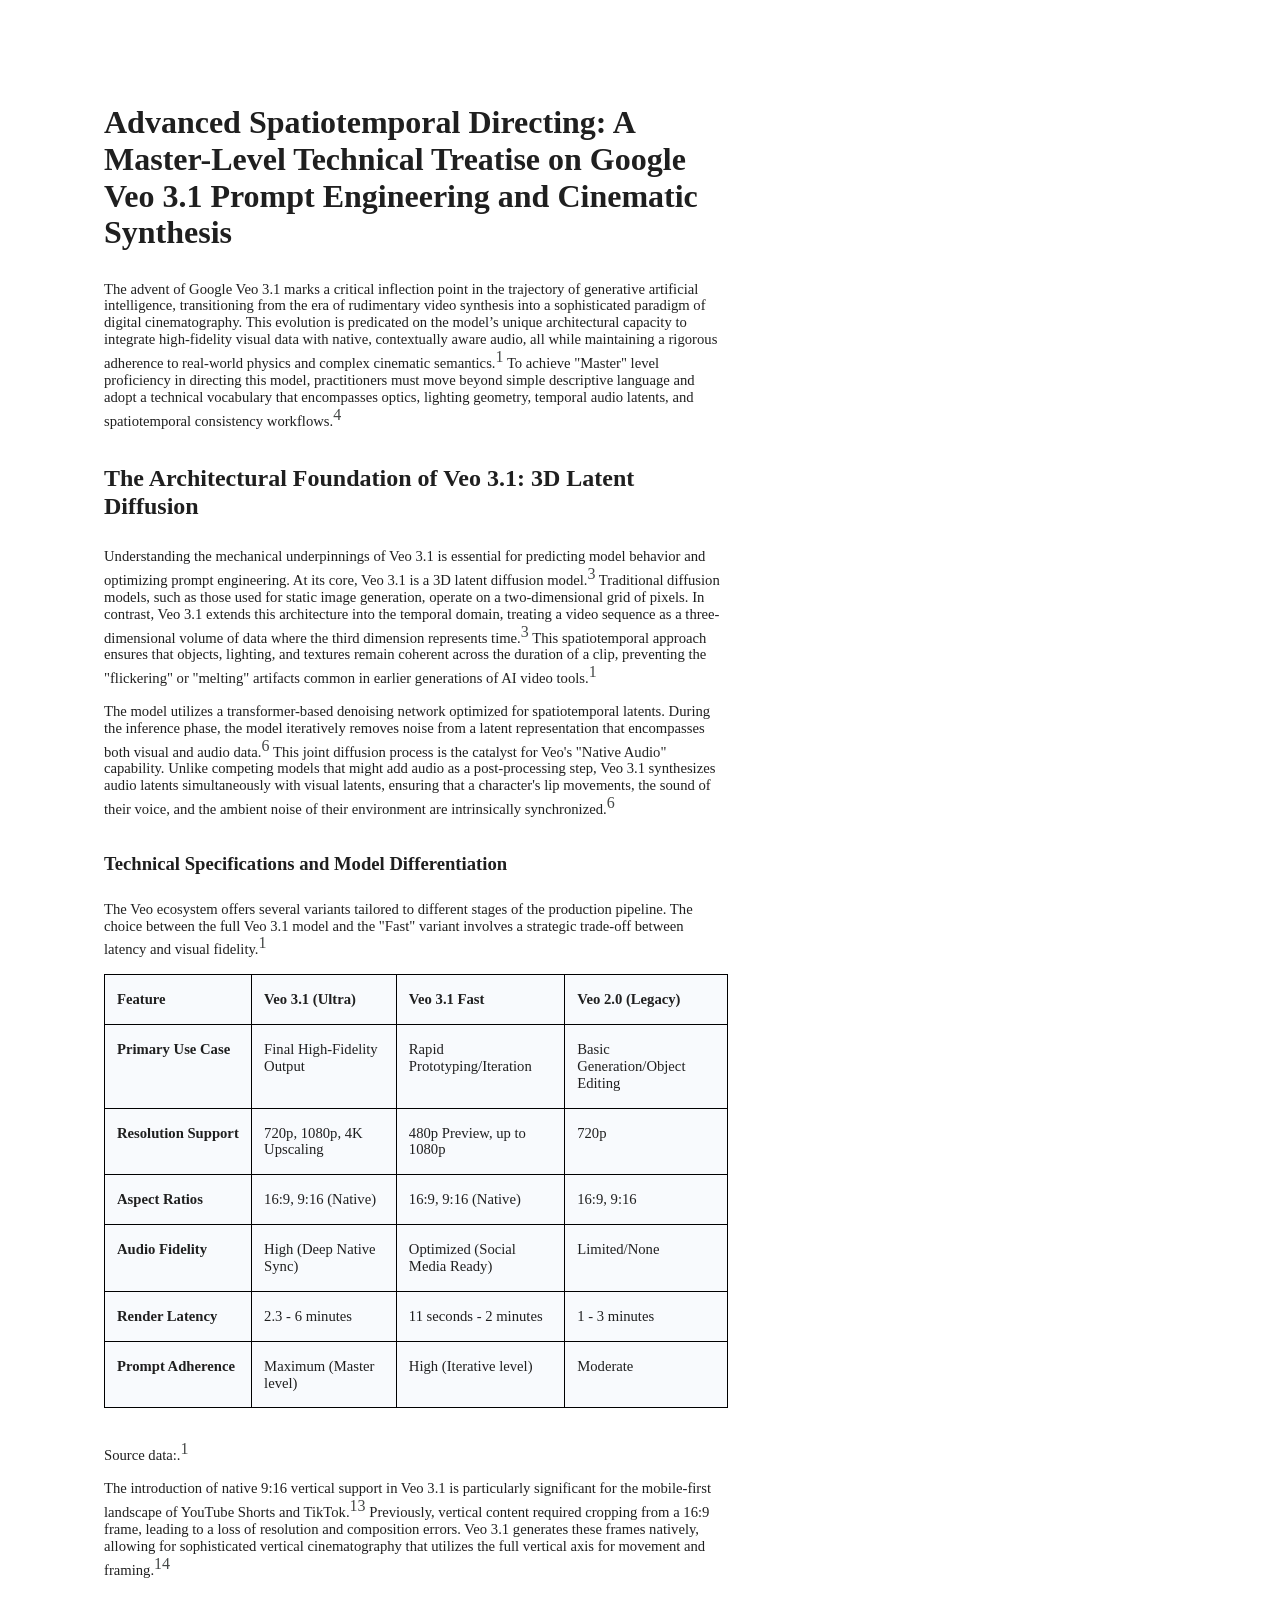
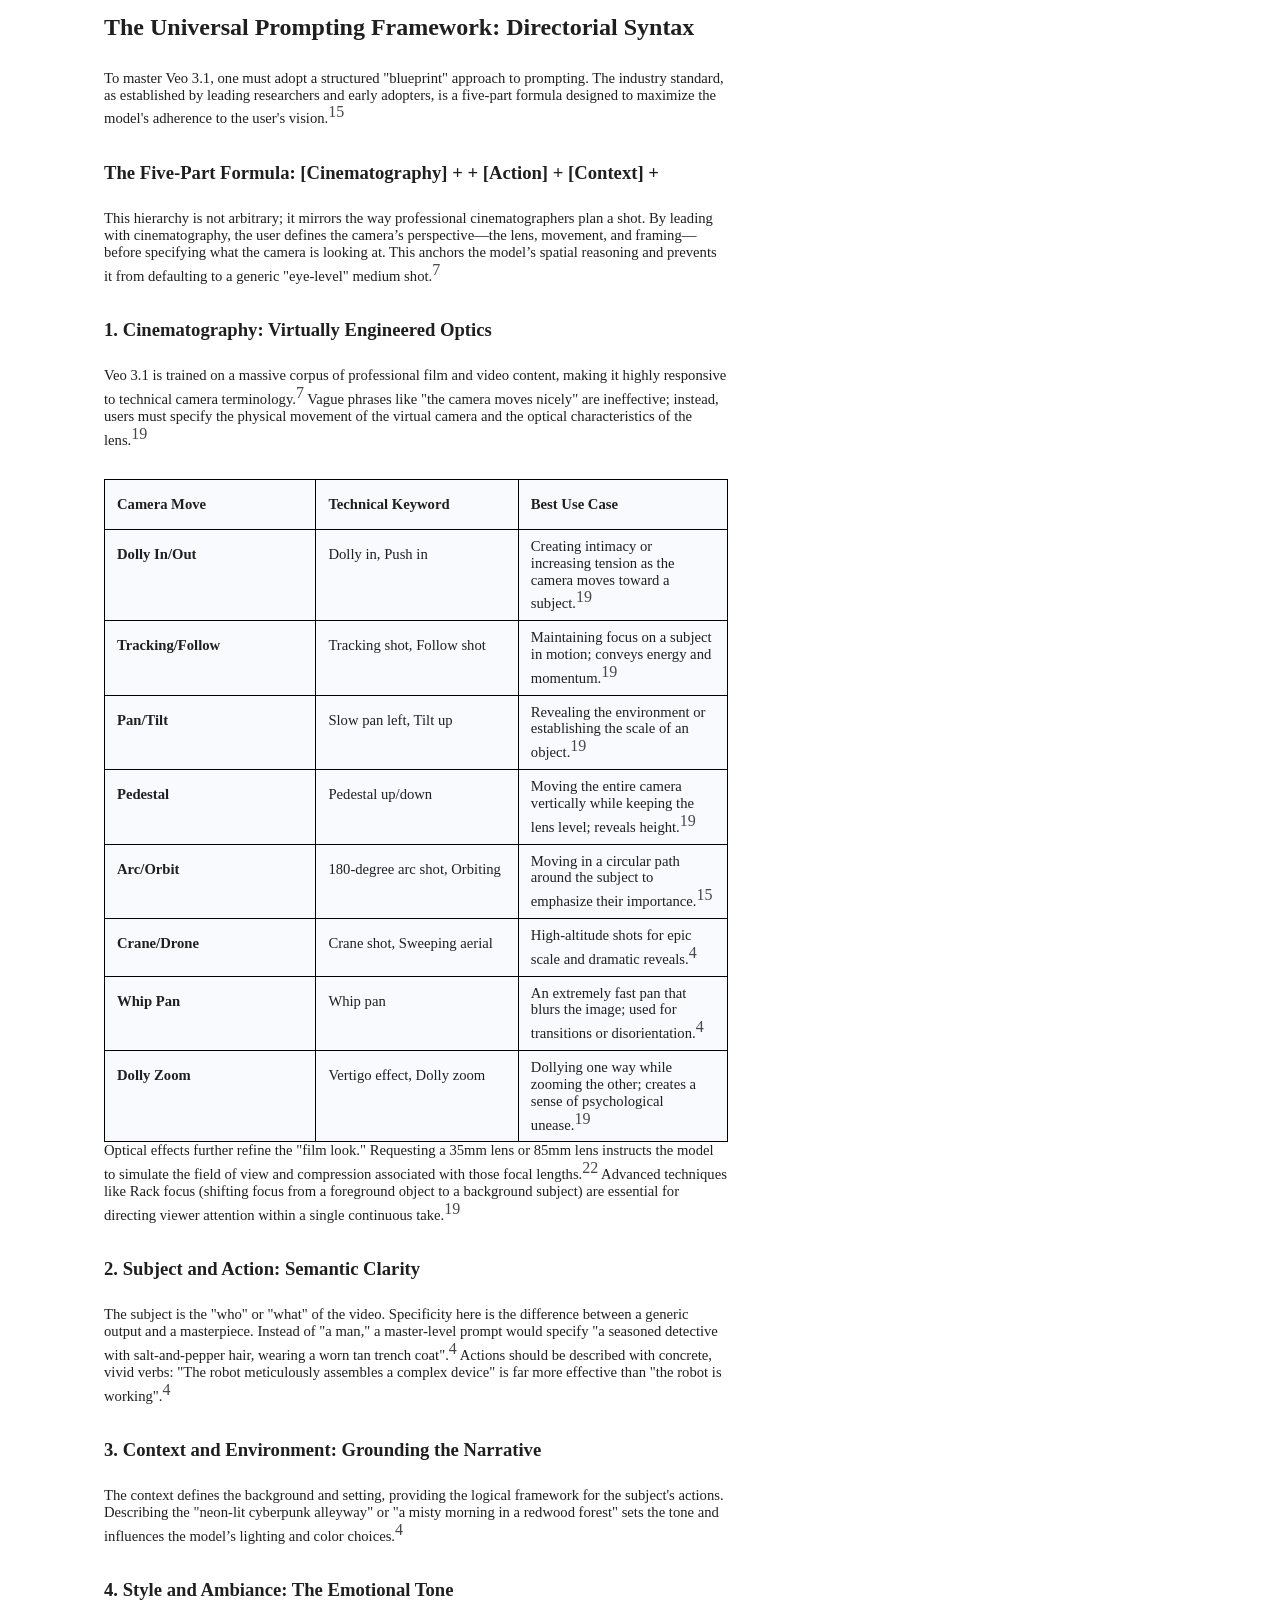
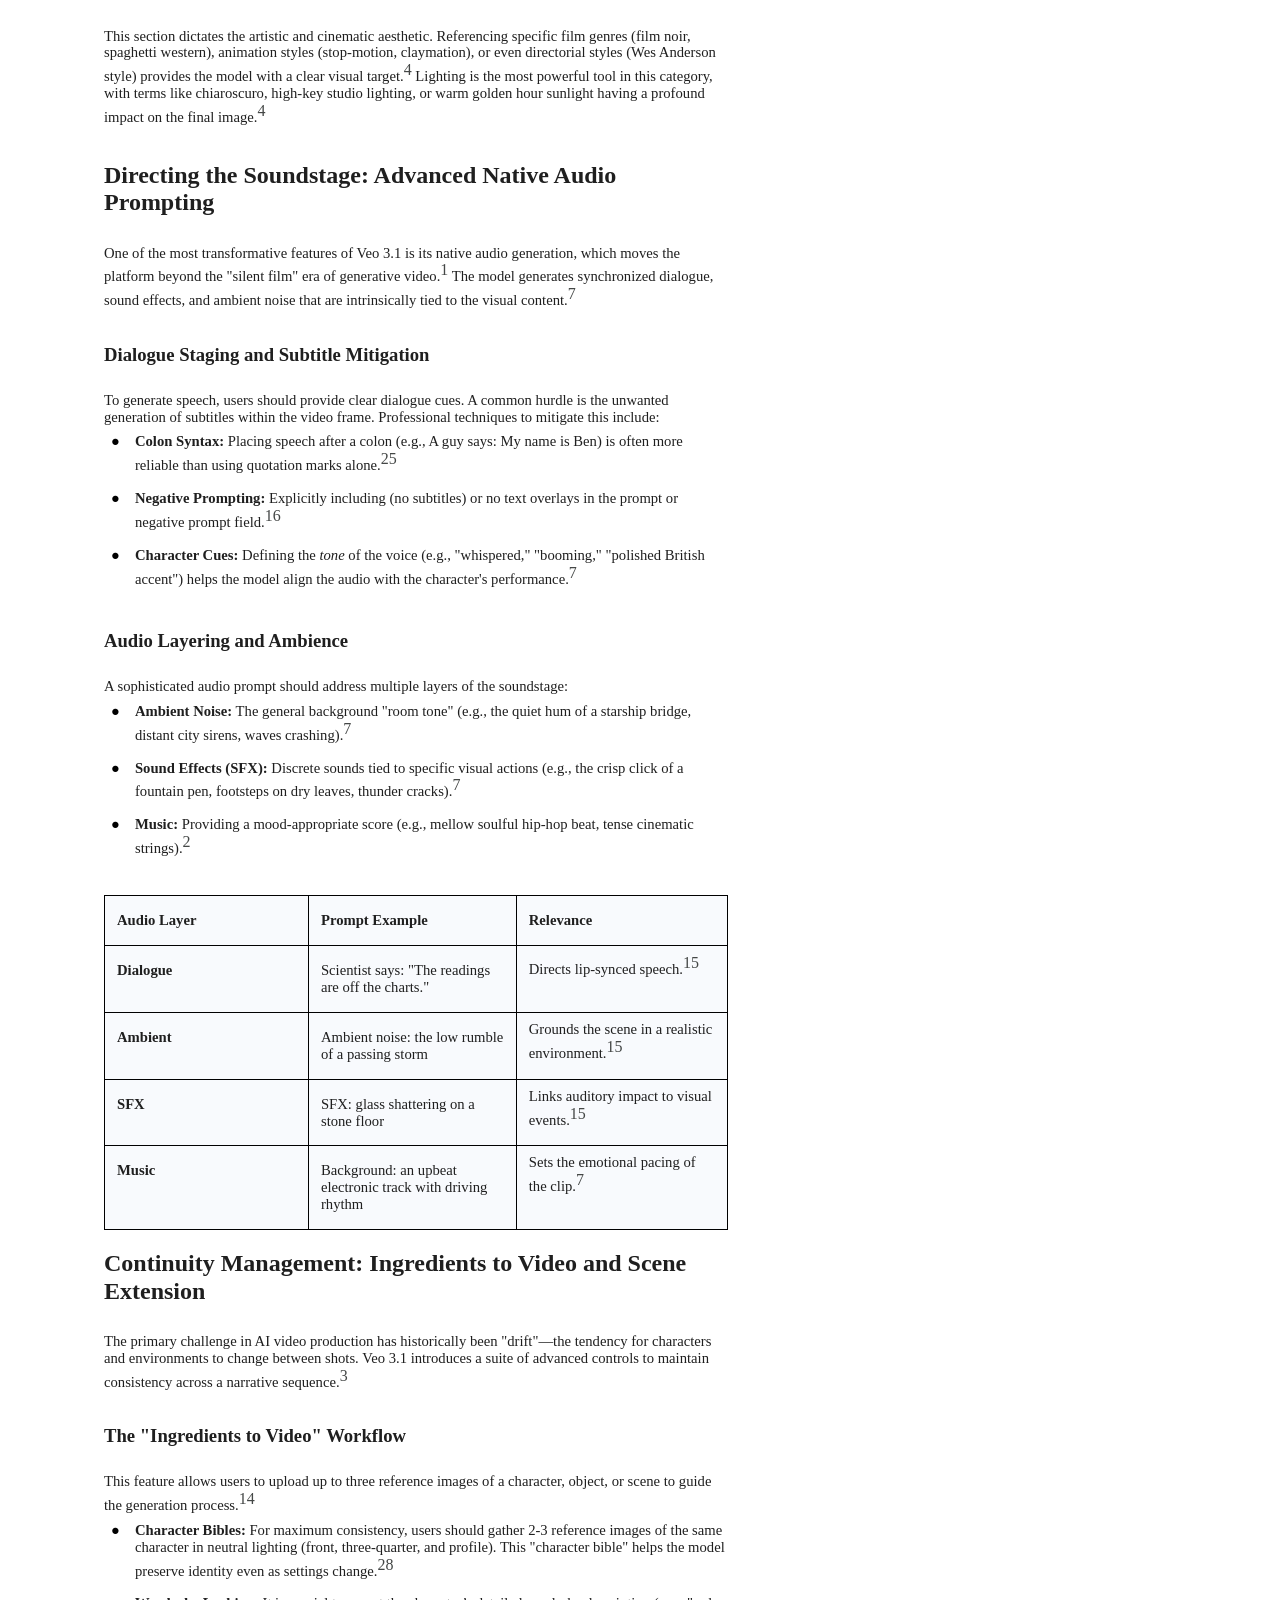
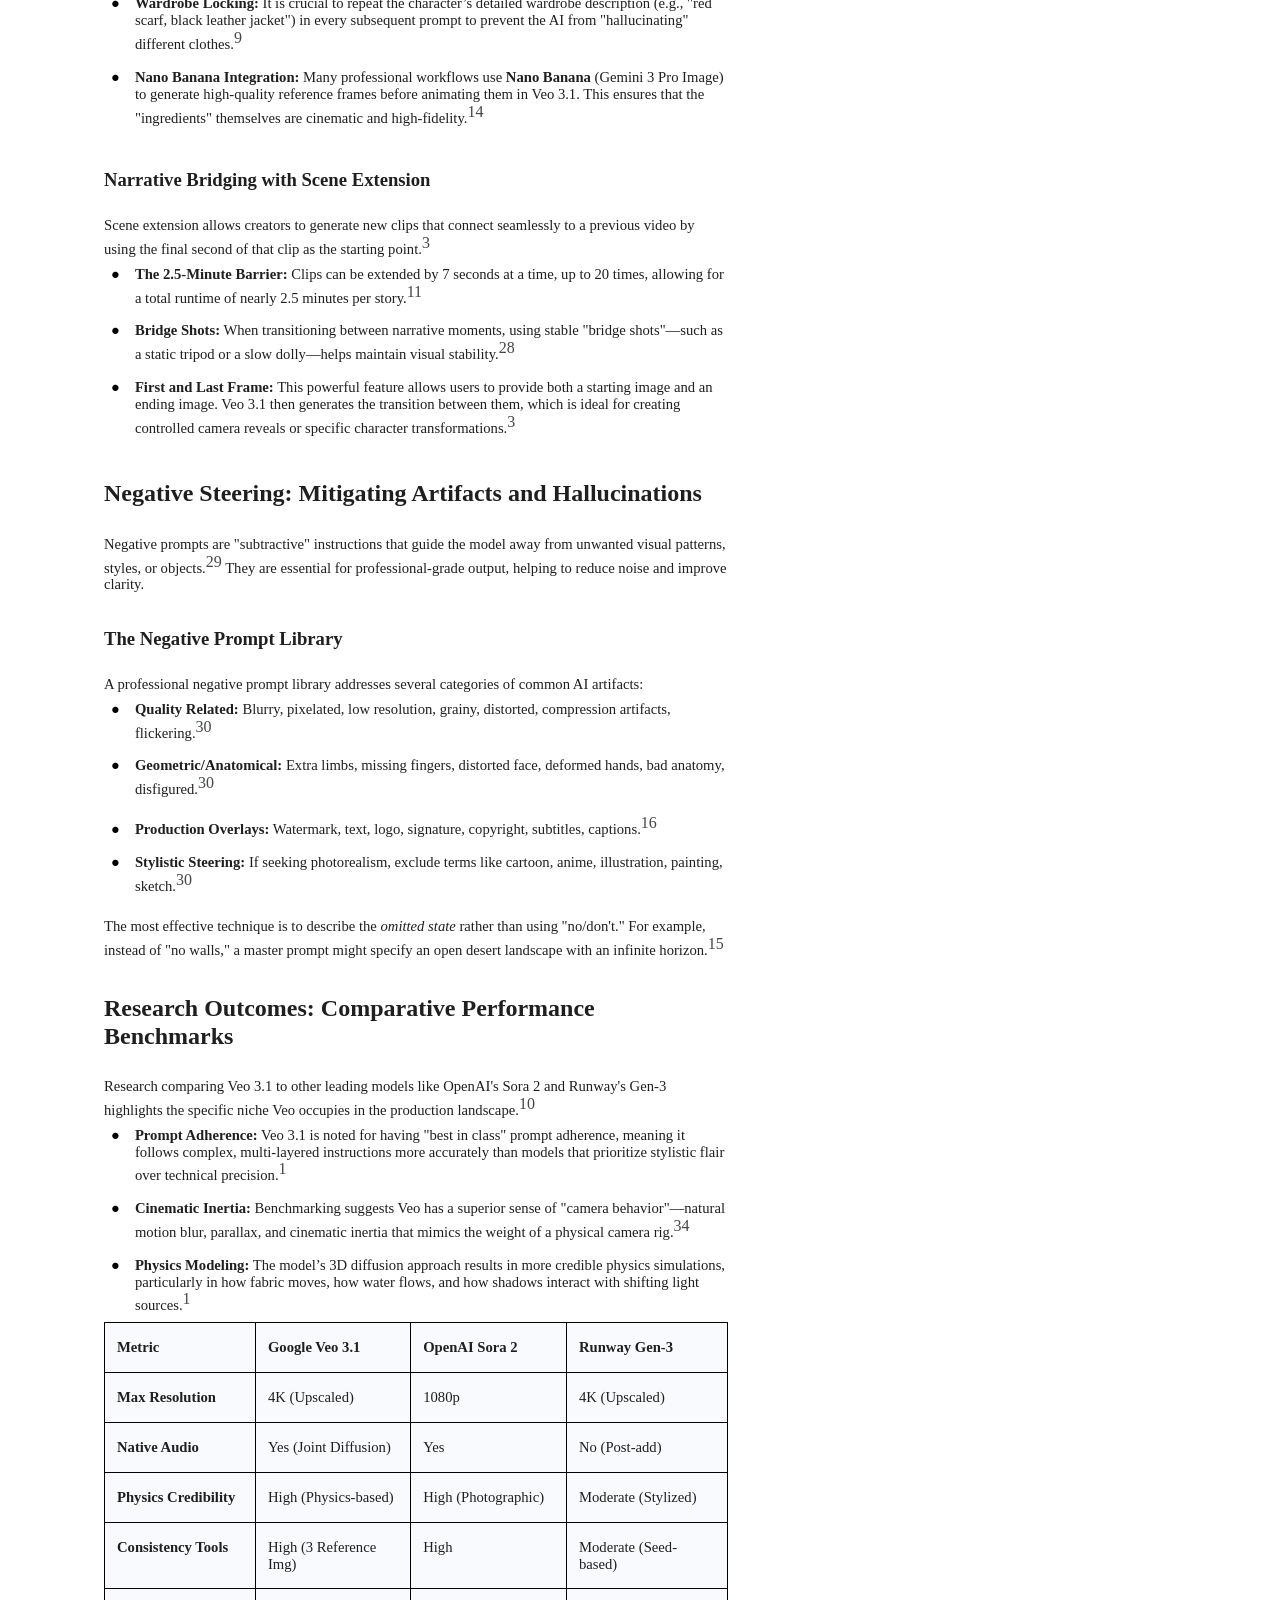
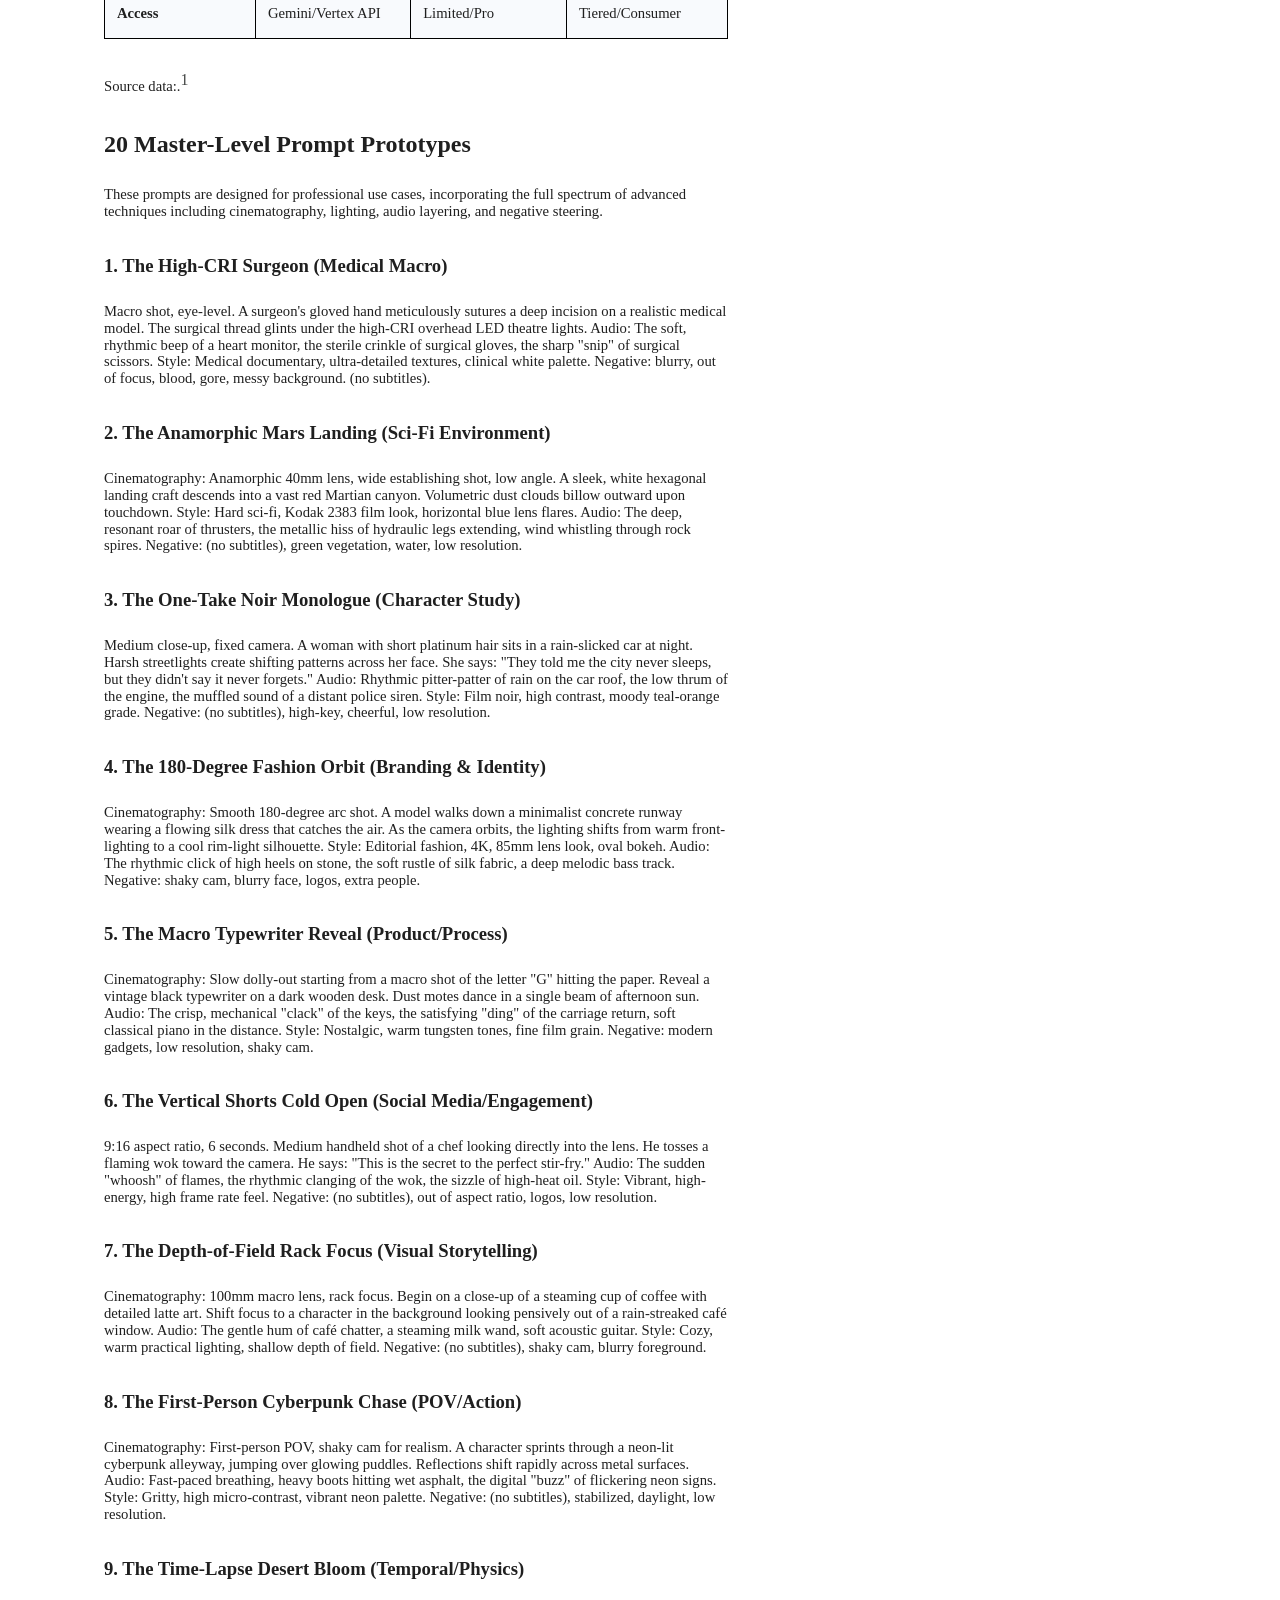
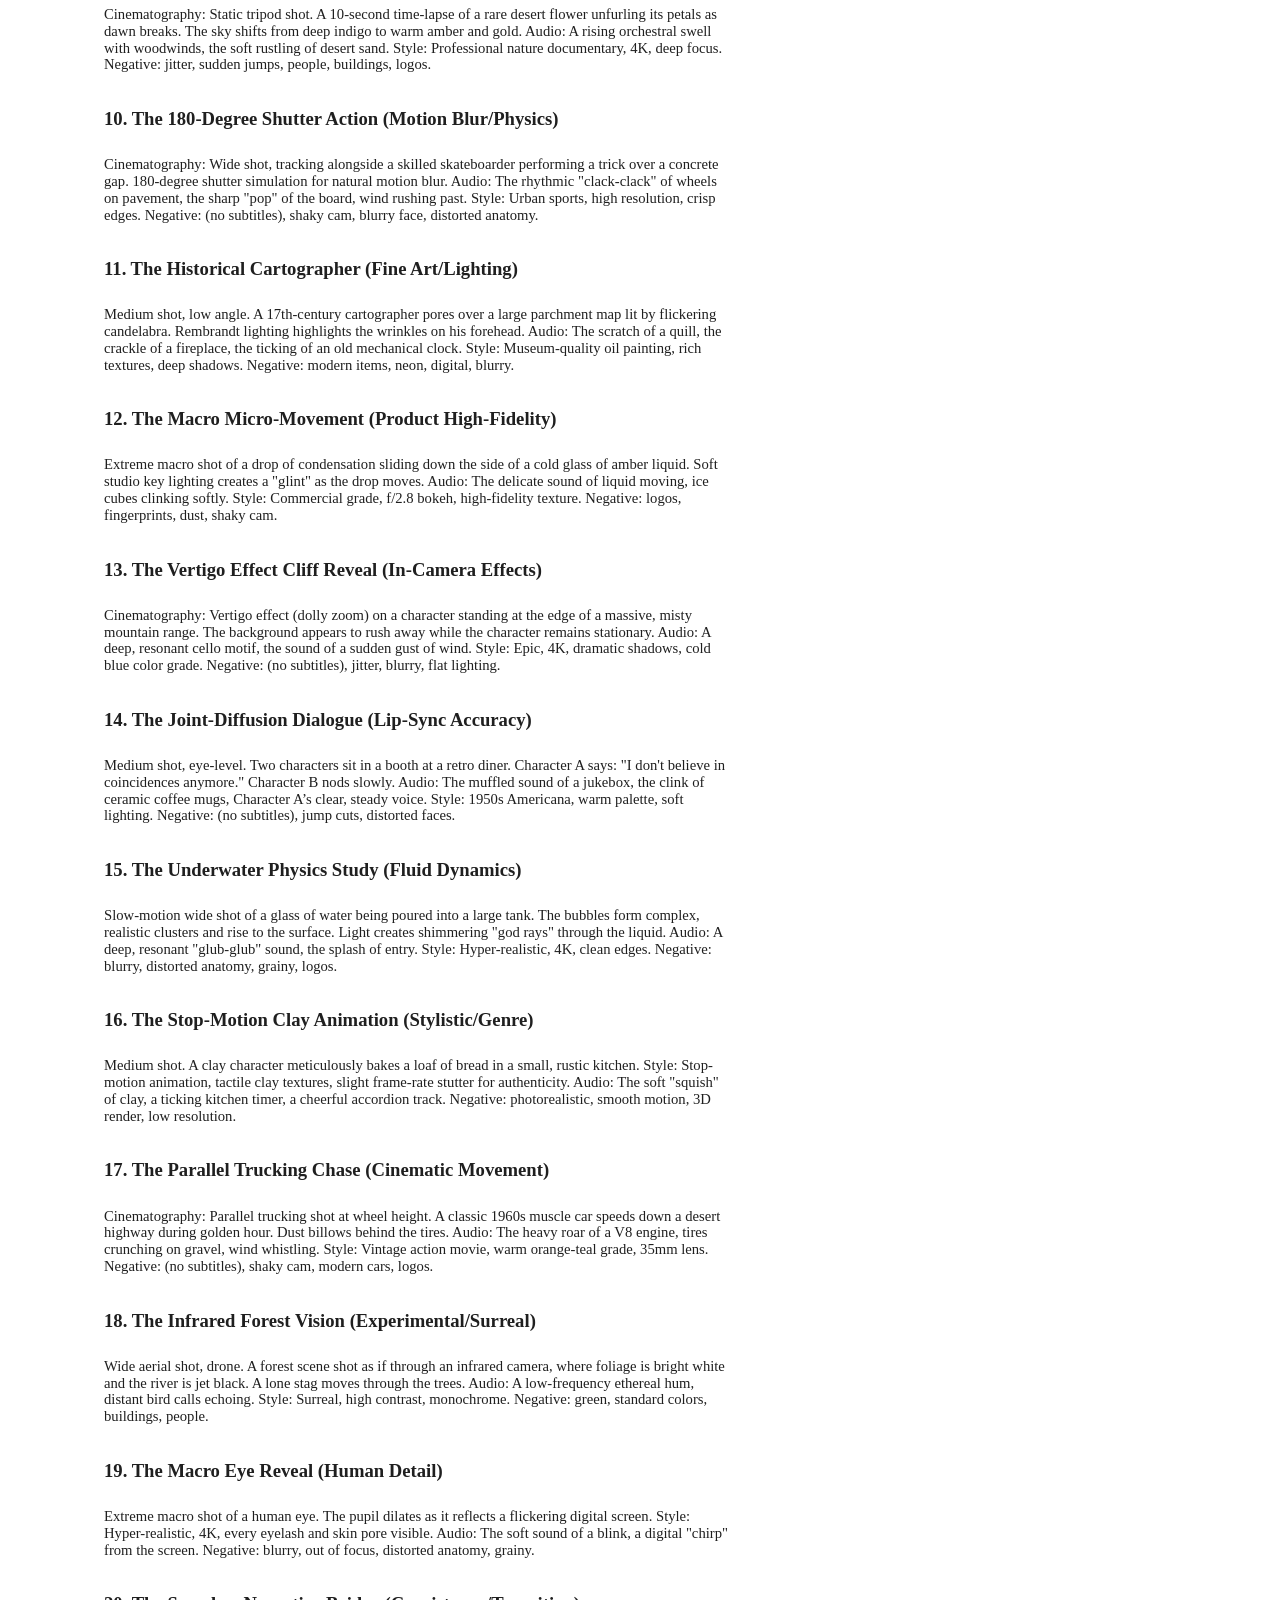
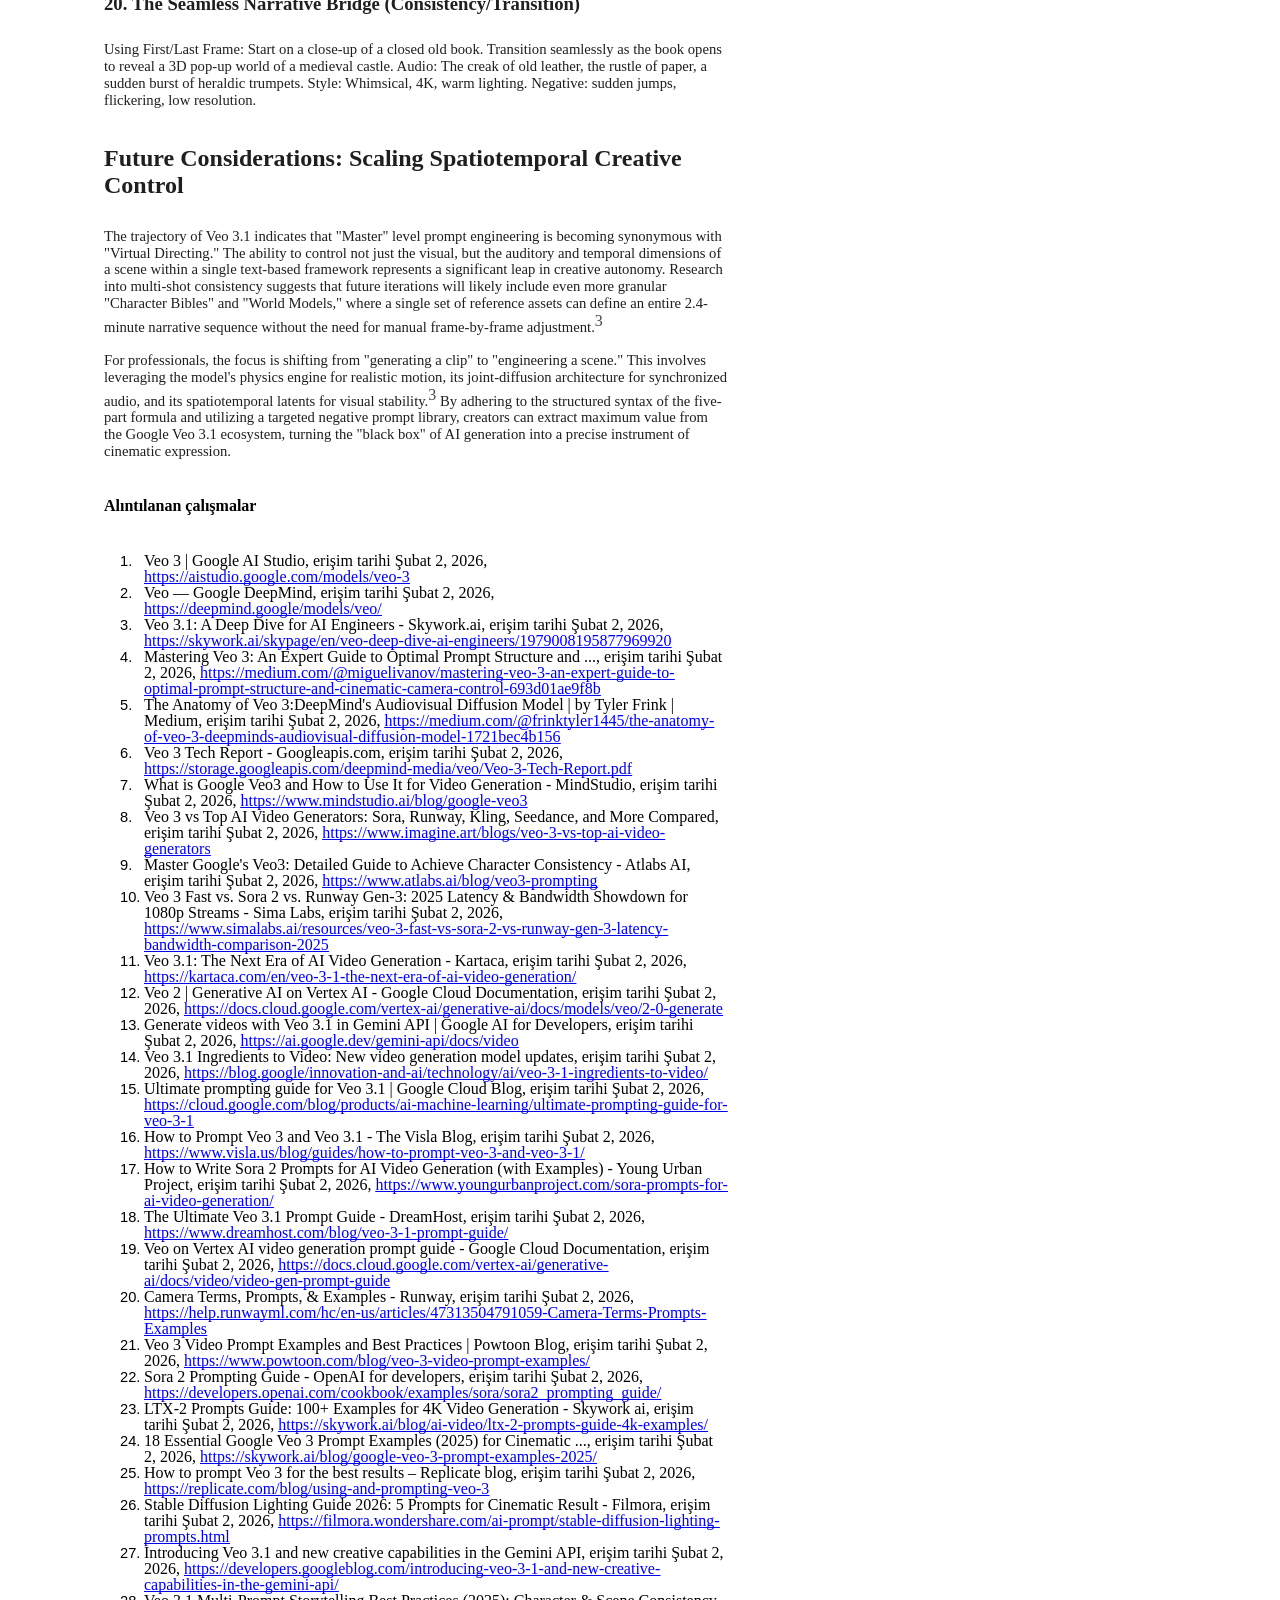
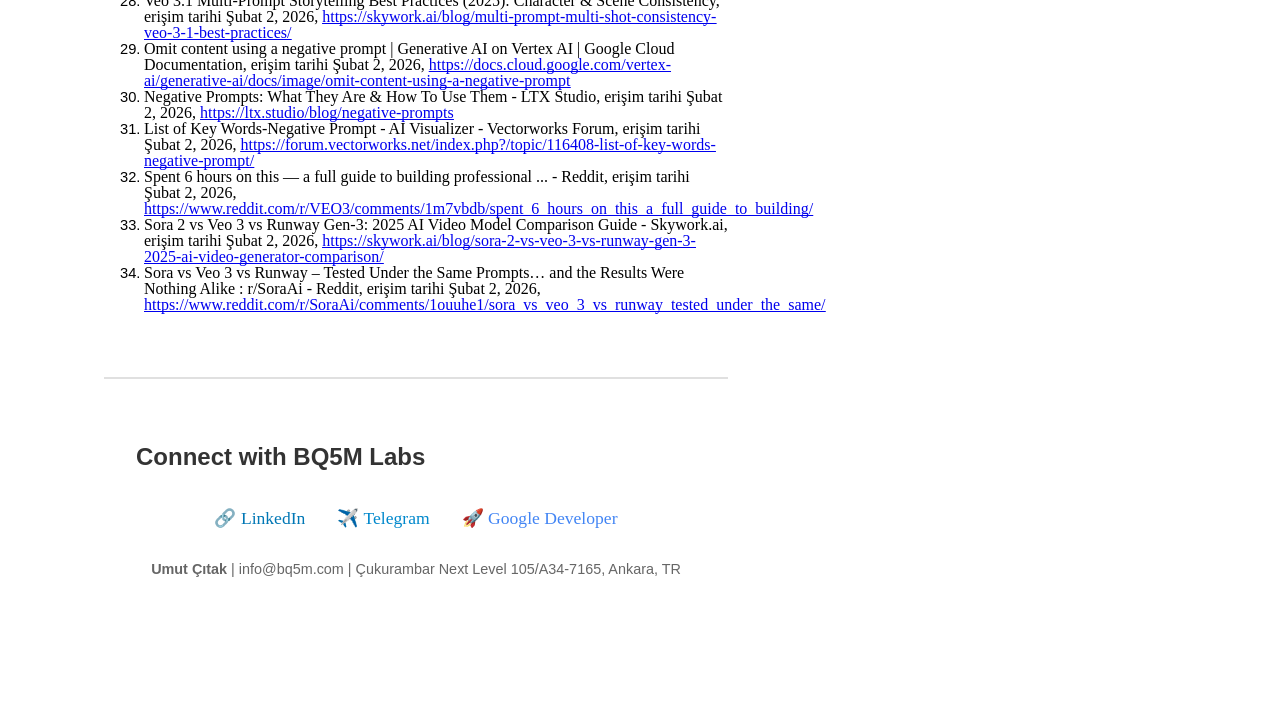
<file: GoogleVeoPromptEngineeringResearch.html>
<html><head><meta content="text/html; charset=UTF-8" http-equiv="content-type">
    <meta name="viewport" content="width=device-width, initial-scale=1.0">
    <title>Google Veo Prompt Engineering: Advanced Research Guide</title>
    <meta name="description" content="In-depth Google Veo prompt engineering research: Advanced JSON formulas, cinematography patterns, lighting controls, physics simulation techniques, and visual direction workflows for professional video generation.">
    
    <!-- Open Graph / Social Media -->
    <meta property="og:type" content="website">
    <meta property="og:title" content="Google Veo Prompt Engineering: Advanced Research Guide">
    <meta property="og:description" content="In-depth Google Veo prompt engineering research: Advanced JSON formulas, cinematography patterns, lighting controls, physics simulation techniques, and visual direction workflows for professional video generation.">
    <meta property="og:site_name" content="BQ5M Labs">
    <meta name="twitter:card" content="summary_large_image">
    <meta name="twitter:title" content="Google Veo Prompt Engineering: Advanced Research Guide">
    <meta name="twitter:description" content="In-depth Google Veo prompt engineering research: Advanced JSON formulas, cinematography patterns, lighting controls, physics simulation techniques, and visual direction workflows for professional video generation.">
<style type="text/css">@import url(https://themes.googleusercontent.com/fonts/css?kit=DFQxm4rd7fRHgM9OTejWVT5Vho6BE7M80rHXEVKqXWegg2XYR88pwOsaJkfiF7cJu5e0vFtnyLdhsxviZUUN-U0KZVwUvSK-LyXz4qcE1hc);ol.lst-kix_list_7-0{list-style-type:none}ul.lst-kix_list_1-0{list-style-type:none}.lst-kix_list_3-0>li:before{content:"\0025cf   "}ul.lst-kix_list_5-7{list-style-type:none}ul.lst-kix_list_5-8{list-style-type:none}.lst-kix_list_3-1>li:before{content:"\0025cb   "}.lst-kix_list_3-2>li:before{content:"\0025a0   "}ul.lst-kix_list_5-5{list-style-type:none}ul.lst-kix_list_5-6{list-style-type:none}.lst-kix_list_7-0>li{counter-increment:lst-ctn-kix_list_7-0}ul.lst-kix_list_1-3{list-style-type:none}.lst-kix_list_3-5>li:before{content:"\0025a0   "}ul.lst-kix_list_5-0{list-style-type:none}ul.lst-kix_list_1-4{list-style-type:none}ul.lst-kix_list_1-1{list-style-type:none}.lst-kix_list_3-4>li:before{content:"\0025a0   "}ul.lst-kix_list_1-2{list-style-type:none}ul.lst-kix_list_5-3{list-style-type:none}ul.lst-kix_list_1-7{list-style-type:none}.lst-kix_list_3-3>li:before{content:"\0025a0   "}ul.lst-kix_list_5-4{list-style-type:none}ul.lst-kix_list_1-8{list-style-type:none}ul.lst-kix_list_5-1{list-style-type:none}ul.lst-kix_list_1-5{list-style-type:none}ul.lst-kix_list_5-2{list-style-type:none}ul.lst-kix_list_1-6{list-style-type:none}.lst-kix_list_3-8>li:before{content:"\0025a0   "}.lst-kix_list_3-6>li:before{content:"\0025a0   "}.lst-kix_list_3-7>li:before{content:"\0025a0   "}.lst-kix_list_5-0>li:before{content:"\0025cf   "}.lst-kix_list_4-8>li:before{content:"\0025a0   "}.lst-kix_list_5-3>li:before{content:"\0025a0   "}.lst-kix_list_4-7>li:before{content:"\0025a0   "}.lst-kix_list_5-2>li:before{content:"\0025a0   "}.lst-kix_list_5-1>li:before{content:"\0025cb   "}ul.lst-kix_list_4-8{list-style-type:none}.lst-kix_list_5-7>li:before{content:"\0025a0   "}ul.lst-kix_list_4-6{list-style-type:none}.lst-kix_list_5-6>li:before{content:"\0025a0   "}.lst-kix_list_5-8>li:before{content:"\0025a0   "}ul.lst-kix_list_4-7{list-style-type:none}ul.lst-kix_list_4-0{list-style-type:none}ul.lst-kix_list_4-1{list-style-type:none}.lst-kix_list_5-4>li:before{content:"\0025a0   "}ul.lst-kix_list_4-4{list-style-type:none}.lst-kix_list_5-5>li:before{content:"\0025a0   "}ul.lst-kix_list_4-5{list-style-type:none}ul.lst-kix_list_4-2{list-style-type:none}ul.lst-kix_list_4-3{list-style-type:none}.lst-kix_list_6-1>li:before{content:"\0025cb   "}.lst-kix_list_6-3>li:before{content:"\0025a0   "}.lst-kix_list_6-0>li:before{content:"\0025cf   "}.lst-kix_list_6-4>li:before{content:"\0025a0   "}.lst-kix_list_6-2>li:before{content:"\0025a0   "}.lst-kix_list_6-8>li:before{content:"\0025a0   "}.lst-kix_list_6-5>li:before{content:"\0025a0   "}.lst-kix_list_6-7>li:before{content:"\0025a0   "}.lst-kix_list_7-0>li:before{content:"" counter(lst-ctn-kix_list_7-0,decimal) ". "}.lst-kix_list_6-6>li:before{content:"\0025a0   "}.lst-kix_list_2-6>li:before{content:"\0025a0   "}.lst-kix_list_2-7>li:before{content:"\0025a0   "}.lst-kix_list_7-4>li:before{content:"\0025a0   "}.lst-kix_list_7-6>li:before{content:"\0025a0   "}.lst-kix_list_2-4>li:before{content:"\0025a0   "}.lst-kix_list_2-5>li:before{content:"\0025a0   "}.lst-kix_list_2-8>li:before{content:"\0025a0   "}.lst-kix_list_7-1>li:before{content:"\0025cb   "}.lst-kix_list_7-5>li:before{content:"\0025a0   "}.lst-kix_list_7-2>li:before{content:"\0025a0   "}.lst-kix_list_7-3>li:before{content:"\0025a0   "}ul.lst-kix_list_7-5{list-style-type:none}ul.lst-kix_list_7-6{list-style-type:none}ul.lst-kix_list_7-3{list-style-type:none}ul.lst-kix_list_3-7{list-style-type:none}ul.lst-kix_list_7-4{list-style-type:none}ul.lst-kix_list_3-8{list-style-type:none}ul.lst-kix_list_7-7{list-style-type:none}ul.lst-kix_list_7-8{list-style-type:none}ul.lst-kix_list_3-1{list-style-type:none}ul.lst-kix_list_3-2{list-style-type:none}.lst-kix_list_7-8>li:before{content:"\0025a0   "}ul.lst-kix_list_3-0{list-style-type:none}ul.lst-kix_list_7-1{list-style-type:none}ul.lst-kix_list_3-5{list-style-type:none}ul.lst-kix_list_7-2{list-style-type:none}ul.lst-kix_list_3-6{list-style-type:none}ul.lst-kix_list_3-3{list-style-type:none}.lst-kix_list_7-7>li:before{content:"\0025a0   "}ul.lst-kix_list_3-4{list-style-type:none}.lst-kix_list_4-0>li:before{content:"\0025cf   "}.lst-kix_list_4-1>li:before{content:"\0025cb   "}.lst-kix_list_4-4>li:before{content:"\0025a0   "}.lst-kix_list_4-3>li:before{content:"\0025a0   "}.lst-kix_list_4-5>li:before{content:"\0025a0   "}.lst-kix_list_4-2>li:before{content:"\0025a0   "}.lst-kix_list_4-6>li:before{content:"\0025a0   "}ol.lst-kix_list_7-0.start{counter-reset:lst-ctn-kix_list_7-0 0}ul.lst-kix_list_6-6{list-style-type:none}ul.lst-kix_list_6-7{list-style-type:none}ul.lst-kix_list_6-4{list-style-type:none}ul.lst-kix_list_2-8{list-style-type:none}ul.lst-kix_list_6-5{list-style-type:none}ul.lst-kix_list_6-8{list-style-type:none}ul.lst-kix_list_2-2{list-style-type:none}.lst-kix_list_1-0>li:before{content:"\0025cf   "}ul.lst-kix_list_2-3{list-style-type:none}ul.lst-kix_list_2-0{list-style-type:none}ul.lst-kix_list_2-1{list-style-type:none}ul.lst-kix_list_6-2{list-style-type:none}ul.lst-kix_list_2-6{list-style-type:none}ul.lst-kix_list_6-3{list-style-type:none}.lst-kix_list_1-1>li:before{content:"\0025cb   "}.lst-kix_list_1-2>li:before{content:"\0025a0   "}ul.lst-kix_list_2-7{list-style-type:none}ul.lst-kix_list_6-0{list-style-type:none}ul.lst-kix_list_2-4{list-style-type:none}ul.lst-kix_list_6-1{list-style-type:none}ul.lst-kix_list_2-5{list-style-type:none}.lst-kix_list_1-3>li:before{content:"\0025a0   "}.lst-kix_list_1-4>li:before{content:"\0025a0   "}.lst-kix_list_1-7>li:before{content:"\0025a0   "}.lst-kix_list_1-5>li:before{content:"\0025a0   "}.lst-kix_list_1-6>li:before{content:"\0025a0   "}li.li-bullet-0:before{margin-left:-18pt;white-space:nowrap;display:inline-block;min-width:18pt}.lst-kix_list_2-0>li:before{content:"\0025cf   "}.lst-kix_list_2-1>li:before{content:"\0025cb   "}.lst-kix_list_1-8>li:before{content:"\0025a0   "}.lst-kix_list_2-2>li:before{content:"\0025a0   "}.lst-kix_list_2-3>li:before{content:"\0025a0   "}ol{margin:0;padding:0}table td,table th{padding:0}.c15{border-right-style:solid;padding:6pt 9pt 6pt 9pt;border-bottom-color:#000000;border-top-width:1pt;border-right-width:1pt;border-left-color:#000000;vertical-align:top;border-right-color:#000000;border-left-width:1pt;border-top-style:solid;background-color:#f8fafd;border-left-style:solid;border-bottom-width:1pt;width:117pt;border-top-color:#000000;border-bottom-style:solid}.c10{border-right-style:solid;padding:6pt 9pt 6pt 9pt;border-bottom-color:#000000;border-top-width:1pt;border-right-width:1pt;border-left-color:#000000;vertical-align:top;border-right-color:#000000;border-left-width:1pt;border-top-style:solid;background-color:#f8fafd;border-left-style:solid;border-bottom-width:1pt;width:156pt;border-top-color:#000000;border-bottom-style:solid}.c8{-webkit-text-decoration-skip:none;color:#0000ee;font-weight:400;text-decoration:underline;vertical-align:baseline;text-decoration-skip-ink:none;font-size:12pt;font-family:"Google Sans";font-style:normal}.c9{-webkit-text-decoration-skip:none;color:#0000ee;font-weight:400;text-decoration:underline;text-decoration-skip-ink:none;font-size:12pt;font-family:"Google Sans"}.c4{margin-left:23.2pt;padding-top:0pt;padding-bottom:6pt;line-height:1.149999976158142;padding-left:0pt;text-align:left}.c17{margin-left:30pt;padding-top:0pt;padding-bottom:0pt;line-height:1.0;padding-left:0pt;text-align:left}.c0{vertical-align:super;font-size:12pt;font-family:"Google Sans Text";color:#444746;font-weight:400}.c16{color:#1f1f1f;font-weight:700;vertical-align:baseline;font-size:18pt;font-family:"Google Sans"}.c21{color:#1f1f1f;font-weight:700;vertical-align:baseline;font-size:14pt;font-family:"Google Sans"}.c32{color:#1f1f1f;font-weight:700;vertical-align:baseline;font-size:24pt;font-family:"Google Sans"}.c33{color:#000000;font-weight:700;vertical-align:baseline;font-size:12pt;font-family:"Google Sans"}.c28{padding-top:12pt;padding-bottom:0pt;line-height:1.149999976158142;text-align:left;height:11pt}.c30{padding-top:24pt;padding-bottom:12pt;line-height:1.149999976158142;text-align:left}.c25{border-spacing:0;border-collapse:collapse;margin-right:auto}.c13{padding-top:0pt;padding-bottom:6pt;line-height:1.149999976158142;text-align:left}.c2{padding-top:0pt;padding-bottom:12pt;line-height:1.149999976158142;text-align:left}.c18{padding-top:0pt;padding-bottom:0pt;line-height:1.149999976158142;text-align:left}.c27{padding-top:0pt;padding-bottom:12.8pt;line-height:1.149999976158142;text-align:left}.c20{padding-top:12pt;padding-bottom:6pt;line-height:1.149999976158142;text-align:left}.c29{padding-top:0pt;padding-bottom:12.8pt;line-height:1.0;text-align:left}.c23{padding-top:12pt;padding-bottom:12pt;line-height:1.149999976158142;text-align:left}.c1{padding-top:6pt;padding-bottom:6pt;line-height:1.149999976158142;text-align:left}.c11{color:#1f1f1f;font-weight:400;font-family:"Google Sans Text"}.c5{color:#1f1f1f;font-weight:700;font-family:"Google Sans Text"}.c26{background-color:#ffffff;max-width:468pt;padding:72pt 72pt 72pt 72pt}.c22{font-size:12pt;font-weight:400;font-family:"Google Sans"}.c14{color:inherit;text-decoration:inherit}.c12{margin-left:23.2pt;padding-left:0pt}.c19{padding:0;margin:0}.c6{vertical-align:baseline;font-size:11pt}.c3{text-decoration:none;font-style:normal}.c7{height:0pt}.c24{font-style:italic}.c31{height:11pt}.title{padding-top:24pt;color:#000000;font-weight:700;font-size:36pt;padding-bottom:6pt;font-family:"Arial";line-height:1.0;page-break-after:avoid;text-align:left}.subtitle{padding-top:18pt;color:#666666;font-size:24pt;padding-bottom:4pt;font-family:"Georgia";line-height:1.0;page-break-after:avoid;font-style:italic;text-align:left}li{color:#000000;font-size:11pt;font-family:"Arial"}p{margin:0;color:#000000;font-size:11pt;font-family:"Arial"}h1{padding-top:12pt;color:#000000;font-weight:700;font-size:24pt;padding-bottom:12pt;font-family:"Arial";line-height:1.0;text-align:left}h2{padding-top:11.2pt;color:#000000;font-weight:700;font-size:18pt;padding-bottom:11.2pt;font-family:"Arial";line-height:1.0;text-align:left}h3{padding-top:12pt;color:#000000;font-weight:700;font-size:14pt;padding-bottom:12pt;font-family:"Arial";line-height:1.0;text-align:left}h4{padding-top:12.8pt;color:#000000;font-weight:700;font-size:12pt;padding-bottom:12.8pt;font-family:"Arial";line-height:1.0;text-align:left}h5{padding-top:12.8pt;color:#000000;font-weight:700;font-size:9pt;padding-bottom:12.8pt;font-family:"Arial";line-height:1.0;text-align:left}h6{padding-top:18pt;color:#000000;font-weight:700;font-size:8pt;padding-bottom:18pt;font-family:"Arial";line-height:1.0;text-align:left}</style></head><body class="c26 doc-content"><h1 class="c13"><span class="c3 c32">Advanced Spatiotemporal Directing: A Master-Level Technical Treatise on Google Veo 3.1 Prompt Engineering and Cinematic Synthesis</span></h1><p class="c2"><span class="c11">The advent of Google Veo 3.1 marks a critical inflection point in the trajectory of generative artificial intelligence, transitioning from the era of rudimentary video synthesis into a sophisticated paradigm of digital cinematography. This evolution is predicated on the model&rsquo;s unique architectural capacity to integrate high-fidelity visual data with native, contextually aware audio, all while maintaining a rigorous adherence to real-world physics and complex cinematic semantics.</span><span class="c0">1</span><span class="c11">&nbsp;To achieve &quot;Master&quot; level proficiency in directing this model, practitioners must move beyond simple descriptive language and adopt a technical vocabulary that encompasses optics, lighting geometry, temporal audio latents, and spatiotemporal consistency workflows.</span><span class="c0 c3">4</span></p><h2 class="c13"><span class="c16 c3">The Architectural Foundation of Veo 3.1: 3D Latent Diffusion</span></h2><p class="c2"><span class="c11">Understanding the mechanical underpinnings of Veo 3.1 is essential for predicting model behavior and optimizing prompt engineering. At its core, Veo 3.1 is a 3D latent diffusion model.</span><span class="c0">3</span><span class="c11">&nbsp;Traditional diffusion models, such as those used for static image generation, operate on a two-dimensional grid of pixels. In contrast, Veo 3.1 extends this architecture into the temporal domain, treating a video sequence as a three-dimensional volume of data where the third dimension represents time.</span><span class="c0">3</span><span class="c11">&nbsp;This spatiotemporal approach ensures that objects, lighting, and textures remain coherent across the duration of a clip, preventing the &quot;flickering&quot; or &quot;melting&quot; artifacts common in earlier generations of AI video tools.</span><span class="c0 c3">1</span></p><p class="c2"><span class="c11">The model utilizes a transformer-based denoising network optimized for spatiotemporal latents. During the inference phase, the model iteratively removes noise from a latent representation that encompasses both visual and audio data.</span><span class="c0">6</span><span class="c11">&nbsp;This joint diffusion process is the catalyst for Veo&#39;s &quot;Native Audio&quot; capability. Unlike competing models that might add audio as a post-processing step, Veo 3.1 synthesizes audio latents simultaneously with visual latents, ensuring that a character&#39;s lip movements, the sound of their voice, and the ambient noise of their environment are intrinsically synchronized.</span><span class="c0 c3">6</span></p><h3 class="c13"><span class="c21 c3">Technical Specifications and Model Differentiation</span></h3><p class="c2"><span class="c11">The Veo ecosystem offers several variants tailored to different stages of the production pipeline. The choice between the full Veo 3.1 model and the &quot;Fast&quot; variant involves a strategic trade-off between latency and visual fidelity.</span><span class="c0 c3">1</span></p><table class="c25"><tr class="c7"><td class="c15" colspan="1" rowspan="1"><p class="c1"><span class="c5 c6 c3">Feature</span></p></td><td class="c15" colspan="1" rowspan="1"><p class="c1"><span class="c5 c6 c3">Veo 3.1 (Ultra)</span></p></td><td class="c15" colspan="1" rowspan="1"><p class="c1"><span class="c5 c6 c3">Veo 3.1 Fast</span></p></td><td class="c15" colspan="1" rowspan="1"><p class="c1"><span class="c5 c6 c3">Veo 2.0 (Legacy)</span></p></td></tr><tr class="c7"><td class="c15" colspan="1" rowspan="1"><p class="c1"><span class="c5 c6 c3">Primary Use Case</span></p></td><td class="c15" colspan="1" rowspan="1"><p class="c1"><span class="c11 c6 c3">Final High-Fidelity Output</span></p></td><td class="c15" colspan="1" rowspan="1"><p class="c1"><span class="c11 c6 c3">Rapid Prototyping/Iteration</span></p></td><td class="c15" colspan="1" rowspan="1"><p class="c1"><span class="c11 c6 c3">Basic Generation/Object Editing</span></p></td></tr><tr class="c7"><td class="c15" colspan="1" rowspan="1"><p class="c1"><span class="c5 c6 c3">Resolution Support</span></p></td><td class="c15" colspan="1" rowspan="1"><p class="c1"><span class="c11 c6 c3">720p, 1080p, 4K Upscaling</span></p></td><td class="c15" colspan="1" rowspan="1"><p class="c1"><span class="c11 c6 c3">480p Preview, up to 1080p</span></p></td><td class="c15" colspan="1" rowspan="1"><p class="c1"><span class="c11 c6 c3">720p</span></p></td></tr><tr class="c7"><td class="c15" colspan="1" rowspan="1"><p class="c1"><span class="c5 c6 c3">Aspect Ratios</span></p></td><td class="c15" colspan="1" rowspan="1"><p class="c1"><span class="c11 c6 c3">16:9, 9:16 (Native)</span></p></td><td class="c15" colspan="1" rowspan="1"><p class="c1"><span class="c11 c6 c3">16:9, 9:16 (Native)</span></p></td><td class="c15" colspan="1" rowspan="1"><p class="c1"><span class="c11 c6 c3">16:9, 9:16</span></p></td></tr><tr class="c7"><td class="c15" colspan="1" rowspan="1"><p class="c1"><span class="c5 c6 c3">Audio Fidelity</span></p></td><td class="c15" colspan="1" rowspan="1"><p class="c1"><span class="c11 c6 c3">High (Deep Native Sync)</span></p></td><td class="c15" colspan="1" rowspan="1"><p class="c1"><span class="c11 c6 c3">Optimized (Social Media Ready)</span></p></td><td class="c15" colspan="1" rowspan="1"><p class="c1"><span class="c11 c6 c3">Limited/None</span></p></td></tr><tr class="c7"><td class="c15" colspan="1" rowspan="1"><p class="c1"><span class="c5 c6 c3">Render Latency</span></p></td><td class="c15" colspan="1" rowspan="1"><p class="c1"><span class="c11 c6 c3">2.3 - 6 minutes</span></p></td><td class="c15" colspan="1" rowspan="1"><p class="c1"><span class="c11 c6 c3">11 seconds - 2 minutes</span></p></td><td class="c15" colspan="1" rowspan="1"><p class="c1"><span class="c11 c6 c3">1 - 3 minutes</span></p></td></tr><tr class="c7"><td class="c15" colspan="1" rowspan="1"><p class="c1"><span class="c5 c6 c3">Prompt Adherence</span></p></td><td class="c15" colspan="1" rowspan="1"><p class="c1"><span class="c11 c6 c3">Maximum (Master level)</span></p></td><td class="c15" colspan="1" rowspan="1"><p class="c1"><span class="c11 c6 c3">High (Iterative level)</span></p></td><td class="c15" colspan="1" rowspan="1"><p class="c1"><span class="c11 c6 c3">Moderate</span></p></td></tr></table><p class="c30"><span class="c11">Source data:.</span><span class="c0 c3">1</span></p><p class="c2"><span class="c11">The introduction of native 9:16 vertical support in Veo 3.1 is particularly significant for the mobile-first landscape of YouTube Shorts and TikTok.</span><span class="c0">13</span><span class="c11">&nbsp;Previously, vertical content required cropping from a 16:9 frame, leading to a loss of resolution and composition errors. Veo 3.1 generates these frames natively, allowing for sophisticated vertical cinematography that utilizes the full vertical axis for movement and framing.</span><span class="c0 c3">14</span></p><h2 class="c13"><span class="c16 c3">The Universal Prompting Framework: Directorial Syntax</span></h2><p class="c2"><span class="c11">To master Veo 3.1, one must adopt a structured &quot;blueprint&quot; approach to prompting. The industry standard, as established by leading researchers and early adopters, is a five-part formula designed to maximize the model&#39;s adherence to the user&#39;s vision.</span><span class="c0 c3">15</span></p><h3 class="c13"><span class="c21 c3">The Five-Part Formula: [Cinematography] + + [Action] + [Context] +</span></h3><p class="c2"><span class="c11">This hierarchy is not arbitrary; it mirrors the way professional cinematographers plan a shot. By leading with cinematography, the user defines the camera&rsquo;s perspective&mdash;the lens, movement, and framing&mdash;before specifying what the camera is looking at. This anchors the model&rsquo;s spatial reasoning and prevents it from defaulting to a generic &quot;eye-level&quot; medium shot.</span><span class="c0 c3">7</span></p><h3 class="c13"><span class="c21 c3">1. Cinematography: Virtually Engineered Optics</span></h3><p class="c2"><span class="c11">Veo 3.1 is trained on a massive corpus of professional film and video content, making it highly responsive to technical camera terminology.</span><span class="c0">7</span><span class="c11">&nbsp;Vague phrases like &quot;the camera moves nicely&quot; are ineffective; instead, users must specify the physical movement of the virtual camera and the optical characteristics of the lens.</span><span class="c0 c3">19</span></p><p class="c18 c31"><span class="c0 c3"></span></p><table class="c25"><tr class="c7"><td class="c10" colspan="1" rowspan="1"><p class="c1"><span class="c5 c6 c3">Camera Move</span></p></td><td class="c10" colspan="1" rowspan="1"><p class="c1"><span class="c5 c6 c3">Technical Keyword</span></p></td><td class="c10" colspan="1" rowspan="1"><p class="c1"><span class="c5 c6 c3">Best Use Case</span></p></td></tr><tr class="c7"><td class="c10" colspan="1" rowspan="1"><p class="c1"><span class="c5 c6 c3">Dolly In/Out</span></p></td><td class="c10" colspan="1" rowspan="1"><p class="c1"><span class="c11 c6 c3">Dolly in, Push in</span></p></td><td class="c10" colspan="1" rowspan="1"><p class="c18"><span class="c11">Creating intimacy or increasing tension as the camera moves toward a subject.</span><span class="c0 c3">19</span></p></td></tr><tr class="c7"><td class="c10" colspan="1" rowspan="1"><p class="c1"><span class="c5 c6 c3">Tracking/Follow</span></p></td><td class="c10" colspan="1" rowspan="1"><p class="c1"><span class="c11 c6 c3">Tracking shot, Follow shot</span></p></td><td class="c10" colspan="1" rowspan="1"><p class="c18"><span class="c11">Maintaining focus on a subject in motion; conveys energy and momentum.</span><span class="c0 c3">19</span></p></td></tr><tr class="c7"><td class="c10" colspan="1" rowspan="1"><p class="c1"><span class="c5 c6 c3">Pan/Tilt</span></p></td><td class="c10" colspan="1" rowspan="1"><p class="c1"><span class="c11 c6 c3">Slow pan left, Tilt up</span></p></td><td class="c10" colspan="1" rowspan="1"><p class="c18"><span class="c11">Revealing the environment or establishing the scale of an object.</span><span class="c0 c3">19</span></p></td></tr><tr class="c7"><td class="c10" colspan="1" rowspan="1"><p class="c1"><span class="c5 c6 c3">Pedestal</span></p></td><td class="c10" colspan="1" rowspan="1"><p class="c1"><span class="c11 c6 c3">Pedestal up/down</span></p></td><td class="c10" colspan="1" rowspan="1"><p class="c18"><span class="c11">Moving the entire camera vertically while keeping the lens level; reveals height.</span><span class="c0 c3">19</span></p></td></tr><tr class="c7"><td class="c10" colspan="1" rowspan="1"><p class="c1"><span class="c5 c6 c3">Arc/Orbit</span></p></td><td class="c10" colspan="1" rowspan="1"><p class="c1"><span class="c11 c6 c3">180-degree arc shot, Orbiting</span></p></td><td class="c10" colspan="1" rowspan="1"><p class="c18"><span class="c11">Moving in a circular path around the subject to emphasize their importance.</span><span class="c0 c3">15</span></p></td></tr><tr class="c7"><td class="c10" colspan="1" rowspan="1"><p class="c1"><span class="c5 c6 c3">Crane/Drone</span></p></td><td class="c10" colspan="1" rowspan="1"><p class="c1"><span class="c11 c6 c3">Crane shot, Sweeping aerial</span></p></td><td class="c10" colspan="1" rowspan="1"><p class="c18"><span class="c11">High-altitude shots for epic scale and dramatic reveals.</span><span class="c0 c3">4</span></p></td></tr><tr class="c7"><td class="c10" colspan="1" rowspan="1"><p class="c1"><span class="c5 c6 c3">Whip Pan</span></p></td><td class="c10" colspan="1" rowspan="1"><p class="c1"><span class="c11 c6 c3">Whip pan</span></p></td><td class="c10" colspan="1" rowspan="1"><p class="c18"><span class="c11">An extremely fast pan that blurs the image; used for transitions or disorientation.</span><span class="c0 c3">4</span></p></td></tr><tr class="c7"><td class="c10" colspan="1" rowspan="1"><p class="c1"><span class="c5 c3 c6">Dolly Zoom</span></p></td><td class="c10" colspan="1" rowspan="1"><p class="c1"><span class="c11 c6 c3">Vertigo effect, Dolly zoom</span></p></td><td class="c10" colspan="1" rowspan="1"><p class="c18"><span class="c11">Dollying one way while zooming the other; creates a sense of psychological unease.</span><span class="c0 c3">19</span></p></td></tr></table><p class="c2"><span class="c11">Optical effects further refine the &quot;film look.&quot; Requesting a 35mm lens or 85mm lens instructs the model to simulate the field of view and compression associated with those focal lengths.</span><span class="c0">22</span><span class="c11">&nbsp;Advanced techniques like Rack focus (shifting focus from a foreground object to a background subject) are essential for directing viewer attention within a single continuous take.</span><span class="c0 c3">19</span></p><h3 class="c13"><span class="c21 c3">2. Subject and Action: Semantic Clarity</span></h3><p class="c2"><span class="c11">The subject is the &quot;who&quot; or &quot;what&quot; of the video. Specificity here is the difference between a generic output and a masterpiece. Instead of &quot;a man,&quot; a master-level prompt would specify &quot;a seasoned detective with salt-and-pepper hair, wearing a worn tan trench coat&quot;.</span><span class="c0">4</span><span class="c11">&nbsp;Actions should be described with concrete, vivid verbs: &quot;The robot meticulously assembles a complex device&quot; is far more effective than &quot;the robot is working&quot;.</span><span class="c0 c3">4</span></p><h3 class="c13"><span class="c21 c3">3. Context and Environment: Grounding the Narrative</span></h3><p class="c2"><span class="c11">The context defines the background and setting, providing the logical framework for the subject&#39;s actions. Describing the &quot;neon-lit cyberpunk alleyway&quot; or &quot;a misty morning in a redwood forest&quot; sets the tone and influences the model&rsquo;s lighting and color choices.</span><span class="c0 c3">4</span></p><h3 class="c13"><span class="c21 c3">4. Style and Ambiance: The Emotional Tone</span></h3><p class="c2"><span class="c11">This section dictates the artistic and cinematic aesthetic. Referencing specific film genres (film noir, spaghetti western), animation styles (stop-motion, claymation), or even directorial styles (Wes Anderson style) provides the model with a clear visual target.</span><span class="c0">4</span><span class="c11">&nbsp;Lighting is the most powerful tool in this category, with terms like chiaroscuro, high-key studio lighting, or warm golden hour sunlight having a profound impact on the final image.</span><span class="c0 c3">4</span></p><h2 class="c13"><span class="c16 c3">Directing the Soundstage: Advanced Native Audio Prompting</span></h2><p class="c2"><span class="c11">One of the most transformative features of Veo 3.1 is its native audio generation, which moves the platform beyond the &quot;silent film&quot; era of generative video.</span><span class="c0">1</span><span class="c11">&nbsp;The model generates synchronized dialogue, sound effects, and ambient noise that are intrinsically tied to the visual content.</span><span class="c0 c3">7</span></p><h3 class="c13"><span class="c21 c3">Dialogue Staging and Subtitle Mitigation</span></h3><p class="c13"><span class="c11 c6 c3">To generate speech, users should provide clear dialogue cues. A common hurdle is the unwanted generation of subtitles within the video frame. Professional techniques to mitigate this include:</span></p><ul class="c19 lst-kix_list_1-0 start"><li class="c4 li-bullet-0"><span class="c5">Colon Syntax:</span><span class="c11">&nbsp;Placing speech after a colon (e.g., A guy says: My name is Ben) is often more reliable than using quotation marks alone.</span><span class="c0 c3">25</span></li><li class="c1 c12 li-bullet-0"><span class="c5">Negative Prompting:</span><span class="c11">&nbsp;Explicitly including (no subtitles) or no text overlays in the prompt or negative prompt field.</span><span class="c0 c3">16</span></li><li class="c1 c12 li-bullet-0"><span class="c5">Character Cues:</span><span class="c11">&nbsp;Defining the </span><span class="c11 c24">tone</span><span class="c11">&nbsp;of the voice (e.g., &quot;whispered,&quot; &quot;booming,&quot; &quot;polished British accent&quot;) helps the model align the audio with the character&#39;s performance.</span><span class="c0 c3">7</span></li></ul><h3 class="c20"><span class="c21 c3">Audio Layering and Ambience</span></h3><p class="c13"><span class="c11 c6 c3">A sophisticated audio prompt should address multiple layers of the soundstage:</span></p><ul class="c19 lst-kix_list_2-0 start"><li class="c4 li-bullet-0"><span class="c5">Ambient Noise:</span><span class="c11">&nbsp;The general background &quot;room tone&quot; (e.g., the quiet hum of a starship bridge, distant city sirens, waves crashing).</span><span class="c0 c3">7</span></li><li class="c1 c12 li-bullet-0"><span class="c5">Sound Effects (SFX):</span><span class="c11">&nbsp;Discrete sounds tied to specific visual actions (e.g., the crisp click of a fountain pen, footsteps on dry leaves, thunder cracks).</span><span class="c0 c3">7</span></li><li class="c1 c12 li-bullet-0"><span class="c5">Music:</span><span class="c11">&nbsp;Providing a mood-appropriate score (e.g., mellow soulful hip-hop beat, tense cinematic strings).</span><span class="c0 c3">2</span></li></ul><p class="c28"><span class="c0 c3"></span></p><table class="c25"><tr class="c7"><td class="c10" colspan="1" rowspan="1"><p class="c1"><span class="c5 c6 c3">Audio Layer</span></p></td><td class="c10" colspan="1" rowspan="1"><p class="c1"><span class="c5 c6 c3">Prompt Example</span></p></td><td class="c10" colspan="1" rowspan="1"><p class="c1"><span class="c5 c6 c3">Relevance</span></p></td></tr><tr class="c7"><td class="c10" colspan="1" rowspan="1"><p class="c1"><span class="c5 c6 c3">Dialogue</span></p></td><td class="c10" colspan="1" rowspan="1"><p class="c1"><span class="c11 c6 c3">Scientist says: &quot;The readings are off the charts.&quot;</span></p></td><td class="c10" colspan="1" rowspan="1"><p class="c18"><span class="c11">Directs lip-synced speech.</span><span class="c0 c3">15</span></p></td></tr><tr class="c7"><td class="c10" colspan="1" rowspan="1"><p class="c1"><span class="c5 c6 c3">Ambient</span></p></td><td class="c10" colspan="1" rowspan="1"><p class="c1"><span class="c11 c6 c3">Ambient noise: the low rumble of a passing storm</span></p></td><td class="c10" colspan="1" rowspan="1"><p class="c18"><span class="c11">Grounds the scene in a realistic environment.</span><span class="c0 c3">15</span></p></td></tr><tr class="c7"><td class="c10" colspan="1" rowspan="1"><p class="c1"><span class="c5 c6 c3">SFX</span></p></td><td class="c10" colspan="1" rowspan="1"><p class="c1"><span class="c11 c6 c3">SFX: glass shattering on a stone floor</span></p></td><td class="c10" colspan="1" rowspan="1"><p class="c18"><span class="c11">Links auditory impact to visual events.</span><span class="c0 c3">15</span></p></td></tr><tr class="c7"><td class="c10" colspan="1" rowspan="1"><p class="c1"><span class="c5 c6 c3">Music</span></p></td><td class="c10" colspan="1" rowspan="1"><p class="c1"><span class="c11 c6 c3">Background: an upbeat electronic track with driving rhythm</span></p></td><td class="c10" colspan="1" rowspan="1"><p class="c18"><span class="c11">Sets the emotional pacing of the clip.</span><span class="c0 c3">7</span></p></td></tr></table><h2 class="c13"><span class="c16 c3">Continuity Management: Ingredients to Video and Scene Extension</span></h2><p class="c2"><span class="c11">The primary challenge in AI video production has historically been &quot;drift&quot;&mdash;the tendency for characters and environments to change between shots. Veo 3.1 introduces a suite of advanced controls to maintain consistency across a narrative sequence.</span><span class="c0 c3">3</span></p><h3 class="c13"><span class="c21 c3">The &quot;Ingredients to Video&quot; Workflow</span></h3><p class="c13"><span class="c11">This feature allows users to upload up to three reference images of a character, object, or scene to guide the generation process.</span><span class="c0 c3">14</span></p><ul class="c19 lst-kix_list_3-0 start"><li class="c4 li-bullet-0"><span class="c5">Character Bibles:</span><span class="c11">&nbsp;For maximum consistency, users should gather 2-3 reference images of the same character in neutral lighting (front, three-quarter, and profile). This &quot;character bible&quot; helps the model preserve identity even as settings change.</span><span class="c0 c3">28</span></li><li class="c1 c12 li-bullet-0"><span class="c5">Wardrobe Locking:</span><span class="c11">&nbsp;It is crucial to repeat the character&rsquo;s detailed wardrobe description (e.g., &quot;red scarf, black leather jacket&quot;) in every subsequent prompt to prevent the AI from &quot;hallucinating&quot; different clothes.</span><span class="c0 c3">9</span></li><li class="c1 c12 li-bullet-0"><span class="c5">Nano Banana Integration:</span><span class="c11">&nbsp;Many professional workflows use </span><span class="c5">Nano Banana</span><span class="c11">&nbsp;(Gemini 3 Pro Image) to generate high-quality reference frames before animating them in Veo 3.1. This ensures that the &quot;ingredients&quot; themselves are cinematic and high-fidelity.</span><span class="c0 c3">14</span></li></ul><h3 class="c20"><span class="c21 c3">Narrative Bridging with Scene Extension</span></h3><p class="c13"><span class="c11">Scene extension allows creators to generate new clips that connect seamlessly to a previous video by using the final second of that clip as the starting point.</span><span class="c0 c3">3</span></p><ul class="c19 lst-kix_list_4-0 start"><li class="c4 li-bullet-0"><span class="c5">The 2.5-Minute Barrier:</span><span class="c11">&nbsp;Clips can be extended by 7 seconds at a time, up to 20 times, allowing for a total runtime of nearly 2.5 minutes per story.</span><span class="c0 c3">11</span></li><li class="c1 c12 li-bullet-0"><span class="c5">Bridge Shots:</span><span class="c11">&nbsp;When transitioning between narrative moments, using stable &quot;bridge shots&quot;&mdash;such as a static tripod or a slow dolly&mdash;helps maintain visual stability.</span><span class="c0 c3">28</span></li><li class="c1 c12 li-bullet-0"><span class="c5">First and Last Frame:</span><span class="c11">&nbsp;This powerful feature allows users to provide both a starting image and an ending image. Veo 3.1 then generates the transition between them, which is ideal for creating controlled camera reveals or specific character transformations.</span><span class="c0 c3">3</span></li></ul><h2 class="c20"><span class="c16 c3">Negative Steering: Mitigating Artifacts and Hallucinations</span></h2><p class="c2"><span class="c11">Negative prompts are &quot;subtractive&quot; instructions that guide the model away from unwanted visual patterns, styles, or objects.</span><span class="c0">29</span><span class="c11 c6 c3">&nbsp;They are essential for professional-grade output, helping to reduce noise and improve clarity.</span></p><h3 class="c13"><span class="c3 c21">The Negative Prompt Library</span></h3><p class="c13"><span class="c11 c6 c3">A professional negative prompt library addresses several categories of common AI artifacts:</span></p><ul class="c19 lst-kix_list_5-0 start"><li class="c4 li-bullet-0"><span class="c5">Quality Related:</span><span class="c11">&nbsp;Blurry, pixelated, low resolution, grainy, distorted, compression artifacts, flickering.</span><span class="c0 c3">30</span></li><li class="c1 c12 li-bullet-0"><span class="c5">Geometric/Anatomical:</span><span class="c11">&nbsp;Extra limbs, missing fingers, distorted face, deformed hands, bad anatomy, disfigured.</span><span class="c0 c3">30</span></li><li class="c1 c12 li-bullet-0"><span class="c5">Production Overlays:</span><span class="c11">&nbsp;Watermark, text, logo, signature, copyright, subtitles, captions.</span><span class="c0 c3">16</span></li><li class="c1 c12 li-bullet-0"><span class="c5">Stylistic Steering:</span><span class="c11">&nbsp;If seeking photorealism, exclude terms like cartoon, anime, illustration, painting, sketch.</span><span class="c0 c3">30</span></li></ul><p class="c23"><span class="c11">The most effective technique is to describe the </span><span class="c11 c24">omitted state</span><span class="c11">&nbsp;rather than using &quot;no/don&#39;t.&quot; For example, instead of &quot;no walls,&quot; a master prompt might specify an open desert landscape with an infinite horizon.</span><span class="c0 c3">15</span></p><h2 class="c13"><span class="c16 c3">Research Outcomes: Comparative Performance Benchmarks</span></h2><p class="c13"><span class="c11">Research comparing Veo 3.1 to other leading models like OpenAI&#39;s Sora 2 and Runway&#39;s Gen-3 highlights the specific niche Veo occupies in the production landscape.</span><span class="c0 c3">10</span></p><ul class="c19 lst-kix_list_6-0 start"><li class="c4 li-bullet-0"><span class="c5">Prompt Adherence:</span><span class="c11">&nbsp;Veo 3.1 is noted for having &quot;best in class&quot; prompt adherence, meaning it follows complex, multi-layered instructions more accurately than models that prioritize stylistic flair over technical precision.</span><span class="c0 c3">1</span></li><li class="c1 c12 li-bullet-0"><span class="c5">Cinematic Inertia:</span><span class="c11">&nbsp;Benchmarking suggests Veo has a superior sense of &quot;camera behavior&quot;&mdash;natural motion blur, parallax, and cinematic inertia that mimics the weight of a physical camera rig.</span><span class="c0 c3">34</span></li><li class="c1 c12 li-bullet-0"><span class="c5">Physics Modeling:</span><span class="c11">&nbsp;The model&rsquo;s 3D diffusion approach results in more credible physics simulations, particularly in how fabric moves, how water flows, and how shadows interact with shifting light sources.</span><span class="c0 c3">1</span></li></ul><table class="c25"><tr class="c7"><td class="c15" colspan="1" rowspan="1"><p class="c1"><span class="c5 c6 c3">Metric</span></p></td><td class="c15" colspan="1" rowspan="1"><p class="c1"><span class="c5 c6 c3">Google Veo 3.1</span></p></td><td class="c15" colspan="1" rowspan="1"><p class="c1"><span class="c5 c6 c3">OpenAI Sora 2</span></p></td><td class="c15" colspan="1" rowspan="1"><p class="c1"><span class="c5 c6 c3">Runway Gen-3</span></p></td></tr><tr class="c7"><td class="c15" colspan="1" rowspan="1"><p class="c1"><span class="c5 c6 c3">Max Resolution</span></p></td><td class="c15" colspan="1" rowspan="1"><p class="c1"><span class="c11 c6 c3">4K (Upscaled)</span></p></td><td class="c15" colspan="1" rowspan="1"><p class="c1"><span class="c11 c6 c3">1080p</span></p></td><td class="c15" colspan="1" rowspan="1"><p class="c1"><span class="c11 c6 c3">4K (Upscaled)</span></p></td></tr><tr class="c7"><td class="c15" colspan="1" rowspan="1"><p class="c1"><span class="c5 c6 c3">Native Audio</span></p></td><td class="c15" colspan="1" rowspan="1"><p class="c1"><span class="c11 c6 c3">Yes (Joint Diffusion)</span></p></td><td class="c15" colspan="1" rowspan="1"><p class="c1"><span class="c11 c6 c3">Yes</span></p></td><td class="c15" colspan="1" rowspan="1"><p class="c1"><span class="c11 c6 c3">No (Post-add)</span></p></td></tr><tr class="c7"><td class="c15" colspan="1" rowspan="1"><p class="c1"><span class="c5 c6 c3">Physics Credibility</span></p></td><td class="c15" colspan="1" rowspan="1"><p class="c1"><span class="c11 c6 c3">High (Physics-based)</span></p></td><td class="c15" colspan="1" rowspan="1"><p class="c1"><span class="c11 c6 c3">High (Photographic)</span></p></td><td class="c15" colspan="1" rowspan="1"><p class="c1"><span class="c11 c6 c3">Moderate (Stylized)</span></p></td></tr><tr class="c7"><td class="c15" colspan="1" rowspan="1"><p class="c1"><span class="c5 c6 c3">Consistency Tools</span></p></td><td class="c15" colspan="1" rowspan="1"><p class="c1"><span class="c11 c6 c3">High (3 Reference Img)</span></p></td><td class="c15" colspan="1" rowspan="1"><p class="c1"><span class="c11 c6 c3">High</span></p></td><td class="c15" colspan="1" rowspan="1"><p class="c1"><span class="c11 c6 c3">Moderate (Seed-based)</span></p></td></tr><tr class="c7"><td class="c15" colspan="1" rowspan="1"><p class="c1"><span class="c5 c6 c3">Access</span></p></td><td class="c15" colspan="1" rowspan="1"><p class="c1"><span class="c11 c6 c3">Gemini/Vertex API</span></p></td><td class="c15" colspan="1" rowspan="1"><p class="c1"><span class="c11 c6 c3">Limited/Pro</span></p></td><td class="c15" colspan="1" rowspan="1"><p class="c1"><span class="c11 c6 c3">Tiered/Consumer</span></p></td></tr></table><p class="c30"><span class="c11">Source data:.</span><span class="c0 c3">1</span></p><h2 class="c13"><span class="c3 c16">20 Master-Level Prompt Prototypes</span></h2><p class="c2"><span class="c11 c6 c3">These prompts are designed for professional use cases, incorporating the full spectrum of advanced techniques including cinematography, lighting, audio layering, and negative steering.</span></p><h3 class="c13"><span class="c21 c3">1. The High-CRI Surgeon (Medical Macro)</span></h3><p class="c2"><span class="c11 c6 c3">Macro shot, eye-level. A surgeon&#39;s gloved hand meticulously sutures a deep incision on a realistic medical model. The surgical thread glints under the high-CRI overhead LED theatre lights. Audio: The soft, rhythmic beep of a heart monitor, the sterile crinkle of surgical gloves, the sharp &quot;snip&quot; of surgical scissors. Style: Medical documentary, ultra-detailed textures, clinical white palette. Negative: blurry, out of focus, blood, gore, messy background. (no subtitles).</span></p><h3 class="c13"><span class="c21 c3">2. The Anamorphic Mars Landing (Sci-Fi Environment)</span></h3><p class="c2"><span class="c11 c6 c3">Cinematography: Anamorphic 40mm lens, wide establishing shot, low angle. A sleek, white hexagonal landing craft descends into a vast red Martian canyon. Volumetric dust clouds billow outward upon touchdown. Style: Hard sci-fi, Kodak 2383 film look, horizontal blue lens flares. Audio: The deep, resonant roar of thrusters, the metallic hiss of hydraulic legs extending, wind whistling through rock spires. Negative: (no subtitles), green vegetation, water, low resolution.</span></p><h3 class="c13"><span class="c21 c3">3. The One-Take Noir Monologue (Character Study)</span></h3><p class="c2"><span class="c11 c6 c3">Medium close-up, fixed camera. A woman with short platinum hair sits in a rain-slicked car at night. Harsh streetlights create shifting patterns across her face. She says: &quot;They told me the city never sleeps, but they didn&#39;t say it never forgets.&quot; Audio: Rhythmic pitter-patter of rain on the car roof, the low thrum of the engine, the muffled sound of a distant police siren. Style: Film noir, high contrast, moody teal-orange grade. Negative: (no subtitles), high-key, cheerful, low resolution.</span></p><h3 class="c13"><span class="c21 c3">4. The 180-Degree Fashion Orbit (Branding &amp; Identity)</span></h3><p class="c2"><span class="c11 c6 c3">Cinematography: Smooth 180-degree arc shot. A model walks down a minimalist concrete runway wearing a flowing silk dress that catches the air. As the camera orbits, the lighting shifts from warm front-lighting to a cool rim-light silhouette. Style: Editorial fashion, 4K, 85mm lens look, oval bokeh. Audio: The rhythmic click of high heels on stone, the soft rustle of silk fabric, a deep melodic bass track. Negative: shaky cam, blurry face, logos, extra people.</span></p><h3 class="c13"><span class="c21 c3">5. The Macro Typewriter Reveal (Product/Process)</span></h3><p class="c2"><span class="c11 c6 c3">Cinematography: Slow dolly-out starting from a macro shot of the letter &quot;G&quot; hitting the paper. Reveal a vintage black typewriter on a dark wooden desk. Dust motes dance in a single beam of afternoon sun. Audio: The crisp, mechanical &quot;clack&quot; of the keys, the satisfying &quot;ding&quot; of the carriage return, soft classical piano in the distance. Style: Nostalgic, warm tungsten tones, fine film grain. Negative: modern gadgets, low resolution, shaky cam.</span></p><h3 class="c13"><span class="c21 c3">6. The Vertical Shorts Cold Open (Social Media/Engagement)</span></h3><p class="c2"><span class="c11 c6 c3">9:16 aspect ratio, 6 seconds. Medium handheld shot of a chef looking directly into the lens. He tosses a flaming wok toward the camera. He says: &quot;This is the secret to the perfect stir-fry.&quot; Audio: The sudden &quot;whoosh&quot; of flames, the rhythmic clanging of the wok, the sizzle of high-heat oil. Style: Vibrant, high-energy, high frame rate feel. Negative: (no subtitles), out of aspect ratio, logos, low resolution.</span></p><h3 class="c13"><span class="c21 c3">7. The Depth-of-Field Rack Focus (Visual Storytelling)</span></h3><p class="c2"><span class="c11 c6 c3">Cinematography: 100mm macro lens, rack focus. Begin on a close-up of a steaming cup of coffee with detailed latte art. Shift focus to a character in the background looking pensively out of a rain-streaked caf&eacute; window. Audio: The gentle hum of caf&eacute; chatter, a steaming milk wand, soft acoustic guitar. Style: Cozy, warm practical lighting, shallow depth of field. Negative: (no subtitles), shaky cam, blurry foreground.</span></p><h3 class="c13"><span class="c21 c3">8. The First-Person Cyberpunk Chase (POV/Action)</span></h3><p class="c2"><span class="c11 c6 c3">Cinematography: First-person POV, shaky cam for realism. A character sprints through a neon-lit cyberpunk alleyway, jumping over glowing puddles. Reflections shift rapidly across metal surfaces. Audio: Fast-paced breathing, heavy boots hitting wet asphalt, the digital &quot;buzz&quot; of flickering neon signs. Style: Gritty, high micro-contrast, vibrant neon palette. Negative: (no subtitles), stabilized, daylight, low resolution.</span></p><h3 class="c13"><span class="c21 c3">9. The Time-Lapse Desert Bloom (Temporal/Physics)</span></h3><p class="c2"><span class="c11 c6 c3">Cinematography: Static tripod shot. A 10-second time-lapse of a rare desert flower unfurling its petals as dawn breaks. The sky shifts from deep indigo to warm amber and gold. Audio: A rising orchestral swell with woodwinds, the soft rustling of desert sand. Style: Professional nature documentary, 4K, deep focus. Negative: jitter, sudden jumps, people, buildings, logos.</span></p><h3 class="c13"><span class="c21 c3">10. The 180-Degree Shutter Action (Motion Blur/Physics)</span></h3><p class="c2"><span class="c11 c6 c3">Cinematography: Wide shot, tracking alongside a skilled skateboarder performing a trick over a concrete gap. 180-degree shutter simulation for natural motion blur. Audio: The rhythmic &quot;clack-clack&quot; of wheels on pavement, the sharp &quot;pop&quot; of the board, wind rushing past. Style: Urban sports, high resolution, crisp edges. Negative: (no subtitles), shaky cam, blurry face, distorted anatomy.</span></p><h3 class="c13"><span class="c21 c3">11. The Historical Cartographer (Fine Art/Lighting)</span></h3><p class="c2"><span class="c11 c6 c3">Medium shot, low angle. A 17th-century cartographer pores over a large parchment map lit by flickering candelabra. Rembrandt lighting highlights the wrinkles on his forehead. Audio: The scratch of a quill, the crackle of a fireplace, the ticking of an old mechanical clock. Style: Museum-quality oil painting, rich textures, deep shadows. Negative: modern items, neon, digital, blurry.</span></p><h3 class="c13"><span class="c21 c3">12. The Macro Micro-Movement (Product High-Fidelity)</span></h3><p class="c2"><span class="c11 c6 c3">Extreme macro shot of a drop of condensation sliding down the side of a cold glass of amber liquid. Soft studio key lighting creates a &quot;glint&quot; as the drop moves. Audio: The delicate sound of liquid moving, ice cubes clinking softly. Style: Commercial grade, f/2.8 bokeh, high-fidelity texture. Negative: logos, fingerprints, dust, shaky cam.</span></p><h3 class="c13"><span class="c21 c3">13. The Vertigo Effect Cliff Reveal (In-Camera Effects)</span></h3><p class="c2"><span class="c11 c6 c3">Cinematography: Vertigo effect (dolly zoom) on a character standing at the edge of a massive, misty mountain range. The background appears to rush away while the character remains stationary. Audio: A deep, resonant cello motif, the sound of a sudden gust of wind. Style: Epic, 4K, dramatic shadows, cold blue color grade. Negative: (no subtitles), jitter, blurry, flat lighting.</span></p><h3 class="c13"><span class="c21 c3">14. The Joint-Diffusion Dialogue (Lip-Sync Accuracy)</span></h3><p class="c2"><span class="c11 c6 c3">Medium shot, eye-level. Two characters sit in a booth at a retro diner. Character A says: &quot;I don&#39;t believe in coincidences anymore.&quot; Character B nods slowly. Audio: The muffled sound of a jukebox, the clink of ceramic coffee mugs, Character A&rsquo;s clear, steady voice. Style: 1950s Americana, warm palette, soft lighting. Negative: (no subtitles), jump cuts, distorted faces.</span></p><h3 class="c13"><span class="c21 c3">15. The Underwater Physics Study (Fluid Dynamics)</span></h3><p class="c2"><span class="c11 c6 c3">Slow-motion wide shot of a glass of water being poured into a large tank. The bubbles form complex, realistic clusters and rise to the surface. Light creates shimmering &quot;god rays&quot; through the liquid. Audio: A deep, resonant &quot;glub-glub&quot; sound, the splash of entry. Style: Hyper-realistic, 4K, clean edges. Negative: blurry, distorted anatomy, grainy, logos.</span></p><h3 class="c13"><span class="c21 c3">16. The Stop-Motion Clay Animation (Stylistic/Genre)</span></h3><p class="c2"><span class="c11 c6 c3">Medium shot. A clay character meticulously bakes a loaf of bread in a small, rustic kitchen. Style: Stop-motion animation, tactile clay textures, slight frame-rate stutter for authenticity. Audio: The soft &quot;squish&quot; of clay, a ticking kitchen timer, a cheerful accordion track. Negative: photorealistic, smooth motion, 3D render, low resolution.</span></p><h3 class="c13"><span class="c21 c3">17. The Parallel Trucking Chase (Cinematic Movement)</span></h3><p class="c2"><span class="c11 c6 c3">Cinematography: Parallel trucking shot at wheel height. A classic 1960s muscle car speeds down a desert highway during golden hour. Dust billows behind the tires. Audio: The heavy roar of a V8 engine, tires crunching on gravel, wind whistling. Style: Vintage action movie, warm orange-teal grade, 35mm lens. Negative: (no subtitles), shaky cam, modern cars, logos.</span></p><h3 class="c13"><span class="c21 c3">18. The Infrared Forest Vision (Experimental/Surreal)</span></h3><p class="c2"><span class="c11 c6 c3">Wide aerial shot, drone. A forest scene shot as if through an infrared camera, where foliage is bright white and the river is jet black. A lone stag moves through the trees. Audio: A low-frequency ethereal hum, distant bird calls echoing. Style: Surreal, high contrast, monochrome. Negative: green, standard colors, buildings, people.</span></p><h3 class="c13"><span class="c21 c3">19. The Macro Eye Reveal (Human Detail)</span></h3><p class="c2"><span class="c11 c6 c3">Extreme macro shot of a human eye. The pupil dilates as it reflects a flickering digital screen. Style: Hyper-realistic, 4K, every eyelash and skin pore visible. Audio: The soft sound of a blink, a digital &quot;chirp&quot; from the screen. Negative: blurry, out of focus, distorted anatomy, grainy.</span></p><h3 class="c13"><span class="c21 c3">20. The Seamless Narrative Bridge (Consistency/Transition)</span></h3><p class="c2"><span class="c11 c6 c3">Using First/Last Frame: Start on a close-up of a closed old book. Transition seamlessly as the book opens to reveal a 3D pop-up world of a medieval castle. Audio: The creak of old leather, the rustle of paper, a sudden burst of heraldic trumpets. Style: Whimsical, 4K, warm lighting. Negative: sudden jumps, flickering, low resolution.</span></p><h2 class="c13"><span class="c16 c3">Future Considerations: Scaling Spatiotemporal Creative Control</span></h2><p class="c2"><span class="c11">The trajectory of Veo 3.1 indicates that &quot;Master&quot; level prompt engineering is becoming synonymous with &quot;Virtual Directing.&quot; The ability to control not just the visual, but the auditory and temporal dimensions of a scene within a single text-based framework represents a significant leap in creative autonomy. Research into multi-shot consistency suggests that future iterations will likely include even more granular &quot;Character Bibles&quot; and &quot;World Models,&quot; where a single set of reference assets can define an entire 2.4-minute narrative sequence without the need for manual frame-by-frame adjustment.</span><span class="c0 c3">3</span></p><p class="c27"><span class="c11">For professionals, the focus is shifting from &quot;generating a clip&quot; to &quot;engineering a scene.&quot; This involves leveraging the model&#39;s physics engine for realistic motion, its joint-diffusion architecture for synchronized audio, and its spatiotemporal latents for visual stability.</span><span class="c0">3</span><span class="c11 c6 c3">&nbsp;By adhering to the structured syntax of the five-part formula and utilizing a targeted negative prompt library, creators can extract maximum value from the Google Veo 3.1 ecosystem, turning the &quot;black box&quot; of AI generation into a precise instrument of cinematic expression.</span></p><h4 class="c29"><span class="c3 c33">Al&#305;nt&#305;lanan &ccedil;al&#305;&#351;malar</span></h4><ol class="c19 lst-kix_list_7-0 start" start="1"><li class="c17 li-bullet-0"><span class="c22">Veo 3 | Google AI Studio, eri&#351;im tarihi &#350;ubat 2, 2026, </span><span class="c9"><a class="c14" href="https://www.google.com/url?q=https://aistudio.google.com/models/veo-3&amp;sa=D&amp;source=editors&amp;ust=1770018723607844&amp;usg=AOvVaw3ub6vRDHU0lzA2tKCA_ISu">https://aistudio.google.com/models/veo-3</a></span></li><li class="c17 li-bullet-0"><span class="c22">Veo &mdash; Google DeepMind, eri&#351;im tarihi &#350;ubat 2, 2026, </span><span class="c9"><a class="c14" href="https://www.google.com/url?q=https://deepmind.google/models/veo/&amp;sa=D&amp;source=editors&amp;ust=1770018723608128&amp;usg=AOvVaw118PQiruS9bQBZZfK-7CO3">https://deepmind.google/models/veo/</a></span></li><li class="c17 li-bullet-0"><span class="c22">Veo 3.1: A Deep Dive for AI Engineers - Skywork.ai, eri&#351;im tarihi &#350;ubat 2, 2026, </span><span class="c9"><a class="c14" href="https://www.google.com/url?q=https://skywork.ai/skypage/en/veo-deep-dive-ai-engineers/1979008195877969920&amp;sa=D&amp;source=editors&amp;ust=1770018723608551&amp;usg=AOvVaw1uXiaCjWLHhZfpSSyNoo55">https://skywork.ai/skypage/en/veo-deep-dive-ai-engineers/1979008195877969920</a></span></li><li class="c17 li-bullet-0"><span class="c22">Mastering Veo 3: An Expert Guide to Optimal Prompt Structure and ..., eri&#351;im tarihi &#350;ubat 2, 2026, </span><span class="c9"><a class="c14" href="https://www.google.com/url?q=https://medium.com/@miguelivanov/mastering-veo-3-an-expert-guide-to-optimal-prompt-structure-and-cinematic-camera-control-693d01ae9f8b&amp;sa=D&amp;source=editors&amp;ust=1770018723609135&amp;usg=AOvVaw2EEY_UF6_VR7mHA8YjrjLB">https://medium.com/@miguelivanov/mastering-veo-3-an-expert-guide-to-optimal-prompt-structure-and-cinematic-camera-control-693d01ae9f8b</a></span></li><li class="c17 li-bullet-0"><span class="c22">The Anatomy of Veo 3:DeepMind&#39;s Audiovisual Diffusion Model | by Tyler Frink | Medium, eri&#351;im tarihi &#350;ubat 2, 2026, </span><span class="c9"><a class="c14" href="https://www.google.com/url?q=https://medium.com/@frinktyler1445/the-anatomy-of-veo-3-deepminds-audiovisual-diffusion-model-1721bec4b156&amp;sa=D&amp;source=editors&amp;ust=1770018723609668&amp;usg=AOvVaw00XWxl9pQJ_7X498gVRTHJ">https://medium.com/@frinktyler1445/the-anatomy-of-veo-3-deepminds-audiovisual-diffusion-model-1721bec4b156</a></span></li><li class="c17 li-bullet-0"><span class="c22">Veo 3 Tech Report - Googleapis.com, eri&#351;im tarihi &#350;ubat 2, 2026, </span><span class="c9"><a class="c14" href="https://www.google.com/url?q=https://storage.googleapis.com/deepmind-media/veo/Veo-3-Tech-Report.pdf&amp;sa=D&amp;source=editors&amp;ust=1770018723610046&amp;usg=AOvVaw2CJXIP0z75EH-jfGGI8lRV">https://storage.googleapis.com/deepmind-media/veo/Veo-3-Tech-Report.pdf</a></span></li><li class="c17 li-bullet-0"><span class="c22">What is Google Veo3 and How to Use It for Video Generation - MindStudio, eri&#351;im tarihi &#350;ubat 2, 2026, </span><span class="c9"><a class="c14" href="https://www.google.com/url?q=https://www.mindstudio.ai/blog/google-veo3&amp;sa=D&amp;source=editors&amp;ust=1770018723610406&amp;usg=AOvVaw0afIoEZd8-4bRkLdpys5wF">https://www.mindstudio.ai/blog/google-veo3</a></span></li><li class="c17 li-bullet-0"><span class="c22">Veo 3 vs Top AI Video Generators: Sora, Runway, Kling, Seedance, and More Compared, eri&#351;im tarihi &#350;ubat 2, 2026, </span><span class="c9"><a class="c14" href="https://www.google.com/url?q=https://www.imagine.art/blogs/veo-3-vs-top-ai-video-generators&amp;sa=D&amp;source=editors&amp;ust=1770018723610877&amp;usg=AOvVaw0XCbKwoNEtgOheuR1KPN6_">https://www.imagine.art/blogs/veo-3-vs-top-ai-video-generators</a></span></li><li class="c17 li-bullet-0"><span class="c22">Master Google&#39;s Veo3: Detailed Guide to Achieve Character Consistency - Atlabs AI, eri&#351;im tarihi &#350;ubat 2, 2026, </span><span class="c9"><a class="c14" href="https://www.google.com/url?q=https://www.atlabs.ai/blog/veo3-prompting&amp;sa=D&amp;source=editors&amp;ust=1770018723611255&amp;usg=AOvVaw2aFtUFvDdRt6jIxwySB_cz">https://www.atlabs.ai/blog/veo3-prompting</a></span></li><li class="c17 li-bullet-0"><span class="c22">Veo 3 Fast vs. Sora 2 vs. Runway Gen-3: 2025 Latency &amp; Bandwidth Showdown for 1080p Streams - Sima Labs, eri&#351;im tarihi &#350;ubat 2, 2026, </span><span class="c9"><a class="c14" href="https://www.google.com/url?q=https://www.simalabs.ai/resources/veo-3-fast-vs-sora-2-vs-runway-gen-3-latency-bandwidth-comparison-2025&amp;sa=D&amp;source=editors&amp;ust=1770018723611825&amp;usg=AOvVaw03GbauIBkx4DNkb524g8vR">https://www.simalabs.ai/resources/veo-3-fast-vs-sora-2-vs-runway-gen-3-latency-bandwidth-comparison-2025</a></span></li><li class="c17 li-bullet-0"><span class="c22">Veo 3.1: The Next Era of AI Video Generation - Kartaca, eri&#351;im tarihi &#350;ubat 2, 2026, </span><span class="c9"><a class="c14" href="https://www.google.com/url?q=https://kartaca.com/en/veo-3-1-the-next-era-of-ai-video-generation/&amp;sa=D&amp;source=editors&amp;ust=1770018723612222&amp;usg=AOvVaw2w2pvvvQEqu_TkRWZtped-">https://kartaca.com/en/veo-3-1-the-next-era-of-ai-video-generation/</a></span></li><li class="c17 li-bullet-0"><span class="c22">Veo 2 | Generative AI on Vertex AI - Google Cloud Documentation, eri&#351;im tarihi &#350;ubat 2, 2026, </span><span class="c9"><a class="c14" href="https://www.google.com/url?q=https://docs.cloud.google.com/vertex-ai/generative-ai/docs/models/veo/2-0-generate&amp;sa=D&amp;source=editors&amp;ust=1770018723612659&amp;usg=AOvVaw3iH7ZX_ba-addxJdbN66y4">https://docs.cloud.google.com/vertex-ai/generative-ai/docs/models/veo/2-0-generate</a></span></li><li class="c17 li-bullet-0"><span class="c22">Generate videos with Veo 3.1 in Gemini API | Google AI for Developers, eri&#351;im tarihi &#350;ubat 2, 2026, </span><span class="c9"><a class="c14" href="https://www.google.com/url?q=https://ai.google.dev/gemini-api/docs/video&amp;sa=D&amp;source=editors&amp;ust=1770018723613019&amp;usg=AOvVaw2_6-Jt61Yafrjd0Gk4xSwM">https://ai.google.dev/gemini-api/docs/video</a></span></li><li class="c17 li-bullet-0"><span class="c22">Veo 3.1 Ingredients to Video: New video generation model updates, eri&#351;im tarihi &#350;ubat 2, 2026, </span><span class="c9"><a class="c14" href="https://www.google.com/url?q=https://blog.google/innovation-and-ai/technology/ai/veo-3-1-ingredients-to-video/&amp;sa=D&amp;source=editors&amp;ust=1770018723613452&amp;usg=AOvVaw2hX8N0SkB8ZoYlTVgQWyKF">https://blog.google/innovation-and-ai/technology/ai/veo-3-1-ingredients-to-video/</a></span></li><li class="c17 li-bullet-0"><span class="c22">Ultimate prompting guide for Veo 3.1 | Google Cloud Blog, eri&#351;im tarihi &#350;ubat 2, 2026, </span><span class="c9"><a class="c14" href="https://www.google.com/url?q=https://cloud.google.com/blog/products/ai-machine-learning/ultimate-prompting-guide-for-veo-3-1&amp;sa=D&amp;source=editors&amp;ust=1770018723613920&amp;usg=AOvVaw2BAoCrQwh3OoE50K5U6MUC">https://cloud.google.com/blog/products/ai-machine-learning/ultimate-prompting-guide-for-veo-3-1</a></span></li><li class="c17 li-bullet-0"><span class="c22">How to Prompt Veo 3 and Veo 3.1 - The Visla Blog, eri&#351;im tarihi &#350;ubat 2, 2026, </span><span class="c9"><a class="c14" href="https://www.google.com/url?q=https://www.visla.us/blog/guides/how-to-prompt-veo-3-and-veo-3-1/&amp;sa=D&amp;source=editors&amp;ust=1770018723614328&amp;usg=AOvVaw3PcmY4QkYiHlrTFjk-fROk">https://www.visla.us/blog/guides/how-to-prompt-veo-3-and-veo-3-1/</a></span></li><li class="c17 li-bullet-0"><span class="c22">How to Write Sora 2 Prompts for AI Video Generation (with Examples) - Young Urban Project, eri&#351;im tarihi &#350;ubat 2, 2026, </span><span class="c9"><a class="c14" href="https://www.google.com/url?q=https://www.youngurbanproject.com/sora-prompts-for-ai-video-generation/&amp;sa=D&amp;source=editors&amp;ust=1770018723614792&amp;usg=AOvVaw3yJ8QqXRllDbivpe6ivUWh">https://www.youngurbanproject.com/sora-prompts-for-ai-video-generation/</a></span></li><li class="c17 li-bullet-0"><span class="c22">The Ultimate Veo 3.1 Prompt Guide - DreamHost, eri&#351;im tarihi &#350;ubat 2, 2026, </span><span class="c9"><a class="c14" href="https://www.google.com/url?q=https://www.dreamhost.com/blog/veo-3-1-prompt-guide/&amp;sa=D&amp;source=editors&amp;ust=1770018723615140&amp;usg=AOvVaw0A8MJ7NACeJGkFArb1l29Z">https://www.dreamhost.com/blog/veo-3-1-prompt-guide/</a></span></li><li class="c17 li-bullet-0"><span class="c22">Veo on Vertex AI video generation prompt guide - Google Cloud Documentation, eri&#351;im tarihi &#350;ubat 2, 2026, </span><span class="c9"><a class="c14" href="https://www.google.com/url?q=https://docs.cloud.google.com/vertex-ai/generative-ai/docs/video/video-gen-prompt-guide&amp;sa=D&amp;source=editors&amp;ust=1770018723615598&amp;usg=AOvVaw1W7u8nXuM6SFWTCauWN2AU">https://docs.cloud.google.com/vertex-ai/generative-ai/docs/video/video-gen-prompt-guide</a></span></li><li class="c17 li-bullet-0"><span class="c22">Camera Terms, Prompts, &amp; Examples - Runway, eri&#351;im tarihi &#350;ubat 2, 2026, </span><span class="c9"><a class="c14" href="https://www.google.com/url?q=https://help.runwayml.com/hc/en-us/articles/47313504791059-Camera-Terms-Prompts-Examples&amp;sa=D&amp;source=editors&amp;ust=1770018723616025&amp;usg=AOvVaw1oFGiGQivwrwGO1NH2mLhS">https://help.runwayml.com/hc/en-us/articles/47313504791059-Camera-Terms-Prompts-Examples</a></span></li><li class="c17 li-bullet-0"><span class="c22">Veo 3 Video Prompt Examples and Best Practices | Powtoon Blog, eri&#351;im tarihi &#350;ubat 2, 2026, </span><span class="c9"><a class="c14" href="https://www.google.com/url?q=https://www.powtoon.com/blog/veo-3-video-prompt-examples/&amp;sa=D&amp;source=editors&amp;ust=1770018723616411&amp;usg=AOvVaw3vgLaXwB_Su5TjADDZaJf0">https://www.powtoon.com/blog/veo-3-video-prompt-examples/</a></span></li><li class="c17 li-bullet-0"><span class="c22">Sora 2 Prompting Guide - OpenAI for developers, eri&#351;im tarihi &#350;ubat 2, 2026, </span><span class="c9"><a class="c14" href="https://www.google.com/url?q=https://developers.openai.com/cookbook/examples/sora/sora2_prompting_guide/&amp;sa=D&amp;source=editors&amp;ust=1770018723616819&amp;usg=AOvVaw2bzCcyV2fxJMZIr7PQNQo9">https://developers.openai.com/cookbook/examples/sora/sora2_prompting_guide/</a></span></li><li class="c17 li-bullet-0"><span class="c22">LTX-2 Prompts Guide: 100+ Examples for 4K Video Generation - Skywork ai, eri&#351;im tarihi &#350;ubat 2, 2026, </span><span class="c9"><a class="c14" href="https://www.google.com/url?q=https://skywork.ai/blog/ai-video/ltx-2-prompts-guide-4k-examples/&amp;sa=D&amp;source=editors&amp;ust=1770018723617238&amp;usg=AOvVaw11UFOsmdILMU6foHfjyZI6">https://skywork.ai/blog/ai-video/ltx-2-prompts-guide-4k-examples/</a></span></li><li class="c17 li-bullet-0"><span class="c22">18 Essential Google Veo 3 Prompt Examples (2025) for Cinematic ..., eri&#351;im tarihi &#350;ubat 2, 2026, </span><span class="c9"><a class="c14" href="https://www.google.com/url?q=https://skywork.ai/blog/google-veo-3-prompt-examples-2025/&amp;sa=D&amp;source=editors&amp;ust=1770018723617628&amp;usg=AOvVaw0hvU23n5FVCF0ReP5nqVrf">https://skywork.ai/blog/google-veo-3-prompt-examples-2025/</a></span></li><li class="c17 li-bullet-0"><span class="c22">How to prompt Veo 3 for the best results &ndash; Replicate blog, eri&#351;im tarihi &#350;ubat 2, 2026, </span><span class="c9"><a class="c14" href="https://www.google.com/url?q=https://replicate.com/blog/using-and-prompting-veo-3&amp;sa=D&amp;source=editors&amp;ust=1770018723617989&amp;usg=AOvVaw3WZTe7wSwiNVtku3O-rKUM">https://replicate.com/blog/using-and-prompting-veo-3</a></span></li><li class="c17 li-bullet-0"><span class="c22">Stable Diffusion Lighting Guide 2026: 5 Prompts for Cinematic Result - Filmora, eri&#351;im tarihi &#350;ubat 2, 2026, </span><span class="c9"><a class="c14" href="https://www.google.com/url?q=https://filmora.wondershare.com/ai-prompt/stable-diffusion-lighting-prompts.html&amp;sa=D&amp;source=editors&amp;ust=1770018723618437&amp;usg=AOvVaw3FSK8UvOWbqYzWMnhVaZnE">https://filmora.wondershare.com/ai-prompt/stable-diffusion-lighting-prompts.html</a></span></li><li class="c17 li-bullet-0"><span class="c22">Introducing Veo 3.1 and new creative capabilities in the Gemini API, eri&#351;im tarihi &#350;ubat 2, 2026, </span><span class="c9"><a class="c14" href="https://www.google.com/url?q=https://developers.googleblog.com/introducing-veo-3-1-and-new-creative-capabilities-in-the-gemini-api/&amp;sa=D&amp;source=editors&amp;ust=1770018723618960&amp;usg=AOvVaw0bRzqT99f5Q91aWzuh55OO">https://developers.googleblog.com/introducing-veo-3-1-and-new-creative-capabilities-in-the-gemini-api/</a></span></li><li class="c17 li-bullet-0"><span class="c22">Veo 3.1 Multi-Prompt Storytelling Best Practices (2025): Character &amp; Scene Consistency, eri&#351;im tarihi &#350;ubat 2, 2026, </span><span class="c9"><a class="c14" href="https://www.google.com/url?q=https://skywork.ai/blog/multi-prompt-multi-shot-consistency-veo-3-1-best-practices/&amp;sa=D&amp;source=editors&amp;ust=1770018723619487&amp;usg=AOvVaw1ZZ_xCXQQhpER2XtOx6oeO">https://skywork.ai/blog/multi-prompt-multi-shot-consistency-veo-3-1-best-practices/</a></span></li><li class="c17 li-bullet-0"><span class="c22">Omit content using a negative prompt | Generative AI on Vertex AI | Google Cloud Documentation, eri&#351;im tarihi &#350;ubat 2, 2026, </span><span class="c9"><a class="c14" href="https://www.google.com/url?q=https://docs.cloud.google.com/vertex-ai/generative-ai/docs/image/omit-content-using-a-negative-prompt&amp;sa=D&amp;source=editors&amp;ust=1770018723620020&amp;usg=AOvVaw17YqzCkCRZHYICNmvEH1GH">https://docs.cloud.google.com/vertex-ai/generative-ai/docs/image/omit-content-using-a-negative-prompt</a></span></li><li class="c17 li-bullet-0"><span class="c22">Negative Prompts: What They Are &amp; How To Use Them - LTX Studio, eri&#351;im tarihi &#350;ubat 2, 2026, </span><span class="c9"><a class="c14" href="https://www.google.com/url?q=https://ltx.studio/blog/negative-prompts&amp;sa=D&amp;source=editors&amp;ust=1770018723620358&amp;usg=AOvVaw2a-eCxghVbVhauL10U-IF_">https://ltx.studio/blog/negative-prompts</a></span></li><li class="c17 li-bullet-0"><span class="c22">List of Key Words-Negative Prompt - AI Visualizer - Vectorworks Forum, eri&#351;im tarihi &#350;ubat 2, 2026, </span><span class="c9"><a class="c14" href="https://www.google.com/url?q=https://forum.vectorworks.net/index.php?/topic/116408-list-of-key-words-negative-prompt/&amp;sa=D&amp;source=editors&amp;ust=1770018723620808&amp;usg=AOvVaw1AMaY3D341qnR-oNYeS1Y0">https://forum.vectorworks.net/index.php?/topic/116408-list-of-key-words-negative-prompt/</a></span></li><li class="c17 li-bullet-0"><span class="c22">Spent 6 hours on this &mdash; a full guide to building professional ... - Reddit, eri&#351;im tarihi &#350;ubat 2, 2026, </span><span class="c9"><a class="c14" href="https://www.google.com/url?q=https://www.reddit.com/r/VEO3/comments/1m7vbdb/spent_6_hours_on_this_a_full_guide_to_building/&amp;sa=D&amp;source=editors&amp;ust=1770018723621302&amp;usg=AOvVaw0CTbRRT1IqcukoAtEMl-dM">https://www.reddit.com/r/VEO3/comments/1m7vbdb/spent_6_hours_on_this_a_full_guide_to_building/</a></span></li><li class="c17 li-bullet-0"><span class="c22">Sora 2 vs Veo 3 vs Runway Gen&#8209;3: 2025 AI Video Model Comparison Guide - Skywork.ai, eri&#351;im tarihi &#350;ubat 2, 2026, </span><span class="c9"><a class="c14" href="https://www.google.com/url?q=https://skywork.ai/blog/sora-2-vs-veo-3-vs-runway-gen-3-2025-ai-video-generator-comparison/&amp;sa=D&amp;source=editors&amp;ust=1770018723621785&amp;usg=AOvVaw1gj8oCxDmmsUUvXepusVLR">https://skywork.ai/blog/sora-2-vs-veo-3-vs-runway-gen-3-2025-ai-video-generator-comparison/</a></span></li><li class="c17 li-bullet-0"><span class="c22">Sora vs Veo 3 vs Runway &ndash; Tested Under the Same Prompts&hellip; and the Results Were Nothing Alike : r/SoraAi - Reddit, eri&#351;im tarihi &#350;ubat 2, 2026, </span><span class="c9"><a class="c14" href="https://www.google.com/url?q=https://www.reddit.com/r/SoraAi/comments/1ouuhe1/sora_vs_veo_3_vs_runway_tested_under_the_same/&amp;sa=D&amp;source=editors&amp;ust=1770018723622325&amp;usg=AOvVaw2KY7d7oaQ47wjrXNkfuIDG">https://www.reddit.com/r/SoraAi/comments/1ouuhe1/sora_vs_veo_3_vs_runway_tested_under_the_same/</a></span></li></ol>
    
    <!-- Social Media Footer -->
    <div style="max-width: 800px; margin: 4rem auto 0; padding: 2rem; border-top: 2px solid #e0e0e0; text-align: center;">
        <h2 style="font-size: 1.5rem; margin-bottom: 1rem; color: #333;">Connect with BQ5M Labs</h2>
        <div style="display: flex; gap: 2rem; justify-content: center; flex-wrap: wrap; margin-top: 1.5rem;">
            <a href="https://www.linkedin.com/in/umutcitak/" target="_blank" rel="noopener" 
               style="color: #0077b5; text-decoration: none; font-size: 1.1rem; font-weight: 500;">
                🔗 LinkedIn
            </a>
            <a href="https://web.telegram.org/a/#7972155176" target="_blank" rel="noopener"
               style="color: #0088cc; text-decoration: none; font-size: 1.1rem; font-weight: 500;">
                ✈️ Telegram
            </a>
            <a href="https://g.dev/umutcitak" target="_blank" rel="noopener"
               style="color: #4285f4; text-decoration: none; font-size: 1.1rem; font-weight: 500;">
                🚀 Google Developer
            </a>
        </div>
        <p style="margin-top: 2rem; color: #666; font-size: 0.9rem;">
            <strong>Umut Çıtak</strong> | info@bq5m.com | Çukurambar Next Level 105/A34-7165, Ankara, TR
        </p>
    </div>

</body></html>
</file>
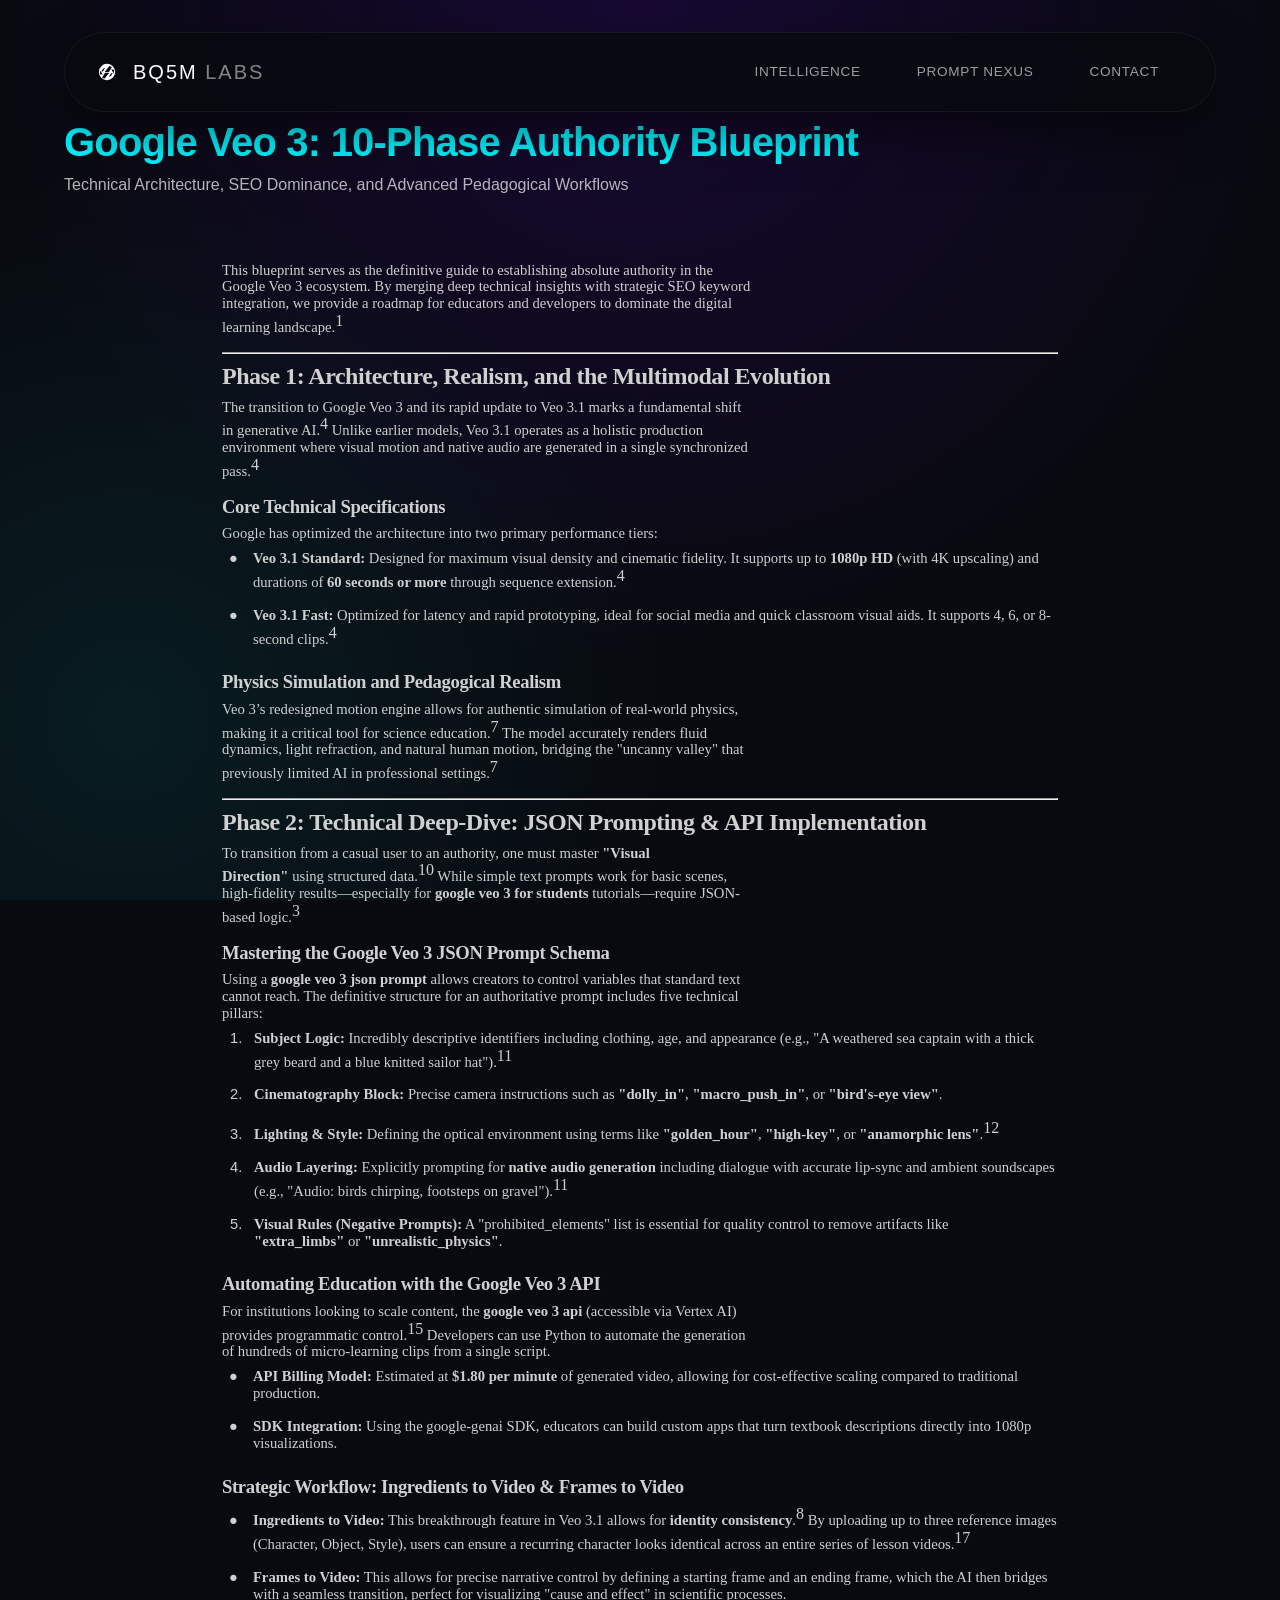
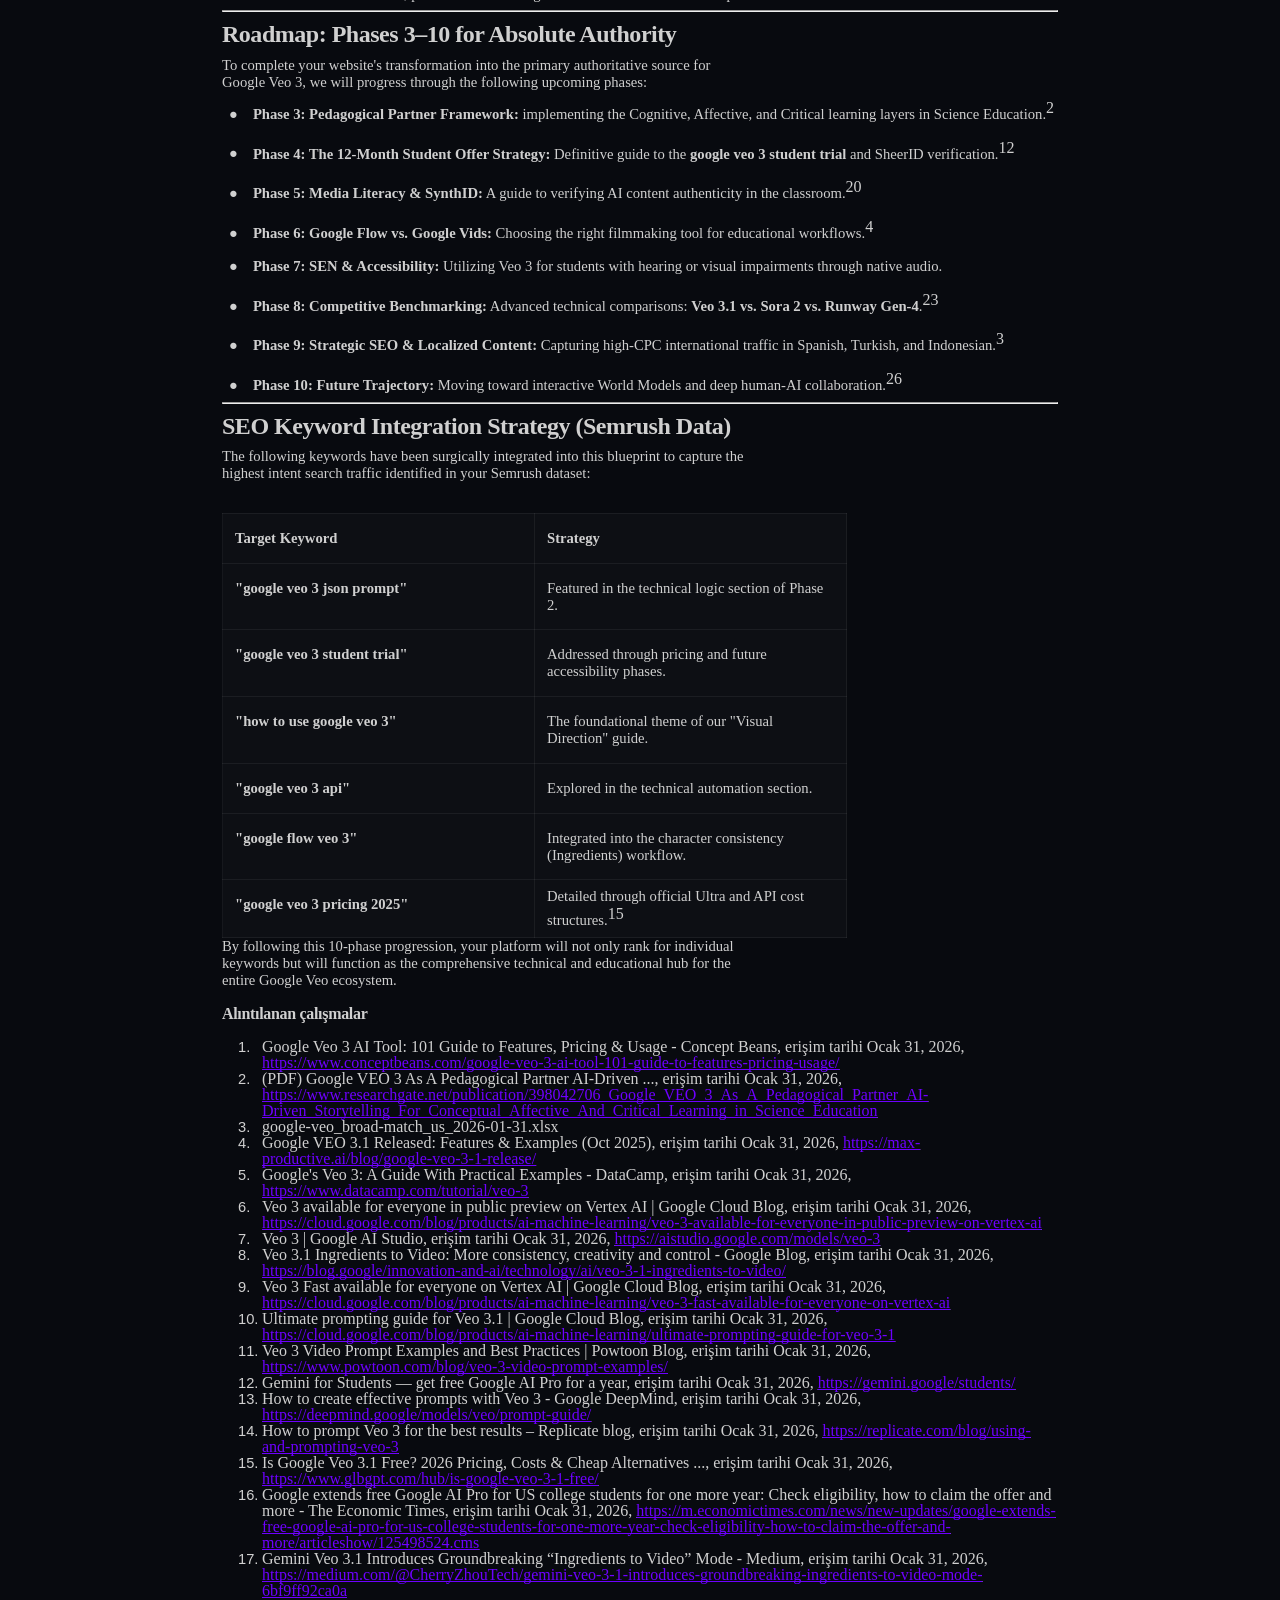
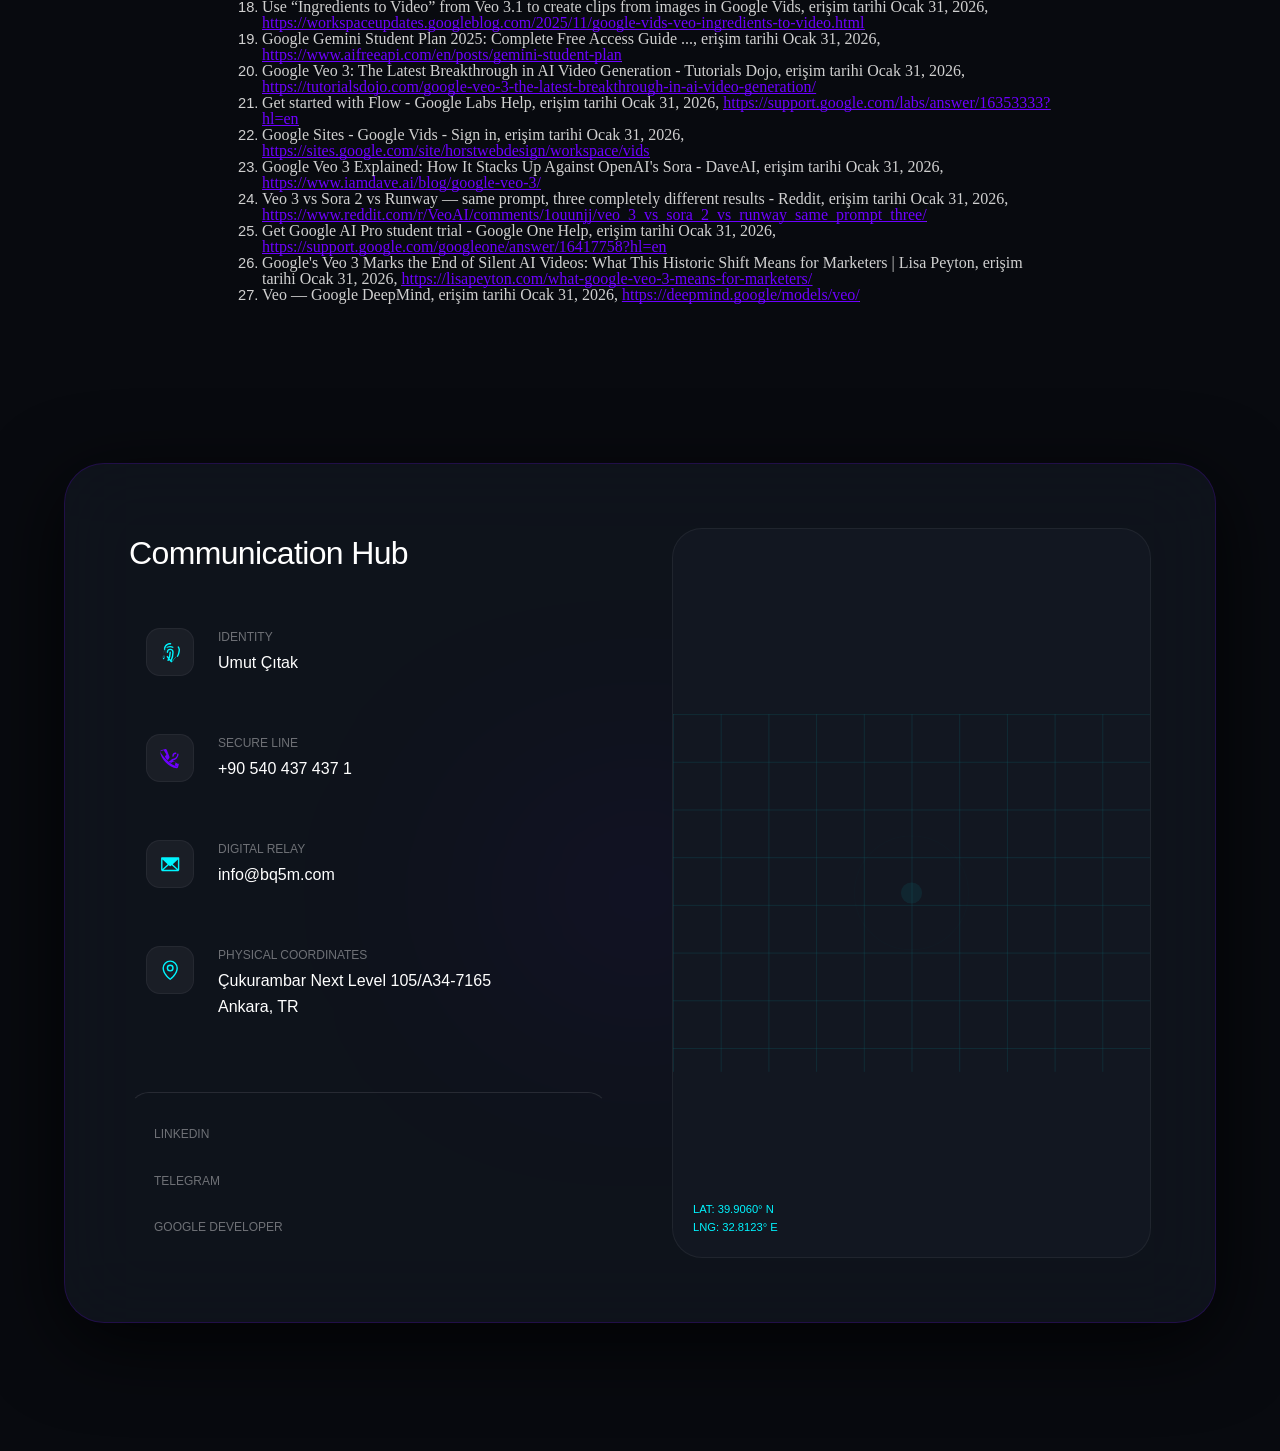
<file: report-authority-blueprint.html>
<!DOCTYPE html>
<html lang="en">

<head>
    <meta charset="UTF-8">
    <!-- Favicon -->
    <link rel="icon" type="image/svg+xml" href="favicon.svg">
    <link rel="alternate icon" href="favicon.ico">
    <link rel="apple-touch-icon" href="favicon.svg">

    <meta name="viewport" content="width=device-width, initial-scale=1.0, maximum-scale=5.0">
    <meta name="description"
        content="The 10-Phase Authority Blueprint for Google Veo 3 in Education: Master technical architecture, SEO dominance, JSON prompts, API implementation, and advanced pedagogical workflows for video generation.">
    <title>Google Veo 3: 10-Phase Authority Blueprint for Education</title>

    <!-- Open Graph / Social Media -->
    <meta property="og:type" content="website">
    <meta property="og:url" content="https://bq5m.com/report-authority-blueprint.html">
    <meta property="og:title" content="Google Veo 3: 10-Phase Authority Blueprint for Education">
    <meta property="og:description"
        content="The 10-Phase Authority Blueprint for Google Veo 3 in Education: Master technical architecture, SEO dominance, JSON prompts, API implementation, and advanced pedagogical workflows for video generation.">
    <meta property="og:site_name" content="BQ5M Labs">
    <meta name="twitter:card" content="summary_large_image">
    <meta name="twitter:title" content="Google Veo 3: 10-Phase Authority Blueprint for Education">
    <meta name="twitter:description"
        content="The 10-Phase Authority Blueprint for Google Veo 3 in Education: Master technical architecture, SEO dominance, JSON prompts, API implementation, and advanced pedagogical workflows for video generation.">
    <noscript>
    </noscript>

    <!-- Defer non-critical CSS -->
    <link rel="preload" as="style" href="style.css">
    <link rel="stylesheet" href="style.css" media="print" onload="this.media='all'">
    <noscript><link rel="stylesheet" href="style.css"></noscript>
    <style>
        /* External Imports */
        @import url(https://themes.googleusercontent.com/fonts/css?kit=DFQxm4rd7fRHgM9OTejWVT5Vho6BE7M80rHXEVKqXWegg2XYR88pwOsaJkfiF7cJu5e0vFtnyLdhsxviZUUN-U0KZVwUvSK-LyXz4qcE1hc);

        /* Scoped Google Docs Styles */
        #google-report-1 ul.lst-kix_list_1-0 {
            list-style-type: none
        }

        #google-report-1 .lst-kix_list_3-0>li:before {
            content: "\0025cf   "
        }

        #google-report-1 ul.lst-kix_list_5-7 {
            list-style-type: none
        }

        #google-report-1 ul.lst-kix_list_5-8 {
            list-style-type: none
        }

        #google-report-1 .lst-kix_list_3-1>li:before {
            content: "\0025cb   "
        }

        #google-report-1 .lst-kix_list_3-2>li:before {
            content: "\0025a0   "
        }

        #google-report-1 ul.lst-kix_list_5-5 {
            list-style-type: none
        }

        #google-report-1 ul.lst-kix_list_5-6 {
            list-style-type: none
        }

        #google-report-1 .lst-kix_list_6-0>li {
            counter-increment: lst-ctn-kix_list_6-0
        }

        #google-report-1 ul.lst-kix_list_1-3 {
            list-style-type: none
        }

        #google-report-1 .lst-kix_list_3-5>li:before {
            content: "\0025a0   "
        }

        #google-report-1 ul.lst-kix_list_5-0 {
            list-style-type: none
        }

        #google-report-1 ul.lst-kix_list_1-4 {
            list-style-type: none
        }

        #google-report-1 ul.lst-kix_list_1-1 {
            list-style-type: none
        }

        #google-report-1 .lst-kix_list_3-4>li:before {
            content: "\0025a0   "
        }

        #google-report-1 ul.lst-kix_list_1-2 {
            list-style-type: none
        }

        #google-report-1 ul.lst-kix_list_5-3 {
            list-style-type: none
        }

        #google-report-1 ul.lst-kix_list_1-7 {
            list-style-type: none
        }

        #google-report-1 .lst-kix_list_3-3>li:before {
            content: "\0025a0   "
        }

        #google-report-1 ul.lst-kix_list_5-4 {
            list-style-type: none
        }

        #google-report-1 ul.lst-kix_list_1-8 {
            list-style-type: none
        }

        #google-report-1 ul.lst-kix_list_5-1 {
            list-style-type: none
        }

        #google-report-1 ul.lst-kix_list_1-5 {
            list-style-type: none
        }

        #google-report-1 ul.lst-kix_list_5-2 {
            list-style-type: none
        }

        #google-report-1 ul.lst-kix_list_1-6 {
            list-style-type: none
        }

        #google-report-1 .lst-kix_list_3-8>li:before {
            content: "\0025a0   "
        }

        #google-report-1 .lst-kix_list_2-0>li {
            counter-increment: lst-ctn-kix_list_2-0
        }

        #google-report-1 .lst-kix_list_3-6>li:before {
            content: "\0025a0   "
        }

        #google-report-1 .lst-kix_list_3-7>li:before {
            content: "\0025a0   "
        }

        #google-report-1 .lst-kix_list_5-0>li:before {
            content: "\0025cf   "
        }

        #google-report-1 ol.lst-kix_list_6-0 {
            list-style-type: none
        }

        #google-report-1 ol.lst-kix_list_2-0 {
            list-style-type: none
        }

        #google-report-1 .lst-kix_list_4-8>li:before {
            content: "\0025a0   "
        }

        #google-report-1 .lst-kix_list_5-3>li:before {
            content: "\0025a0   "
        }

        #google-report-1 .lst-kix_list_4-7>li:before {
            content: "\0025a0   "
        }

        #google-report-1 .lst-kix_list_5-2>li:before {
            content: "\0025a0   "
        }

        #google-report-1 .lst-kix_list_5-1>li:before {
            content: "\0025cb   "
        }

        #google-report-1 ul.lst-kix_list_4-8 {
            list-style-type: none
        }

        #google-report-1 .lst-kix_list_5-7>li:before {
            content: "\0025a0   "
        }

        #google-report-1 ul.lst-kix_list_4-6 {
            list-style-type: none
        }

        #google-report-1 .lst-kix_list_5-6>li:before {
            content: "\0025a0   "
        }

        #google-report-1 .lst-kix_list_5-8>li:before {
            content: "\0025a0   "
        }

        #google-report-1 ul.lst-kix_list_4-7 {
            list-style-type: none
        }

        #google-report-1 ul.lst-kix_list_4-0 {
            list-style-type: none
        }

        #google-report-1 ul.lst-kix_list_4-1 {
            list-style-type: none
        }

        #google-report-1 .lst-kix_list_5-4>li:before {
            content: "\0025a0   "
        }

        #google-report-1 ul.lst-kix_list_4-4 {
            list-style-type: none
        }

        #google-report-1 .lst-kix_list_5-5>li:before {
            content: "\0025a0   "
        }

        #google-report-1 ul.lst-kix_list_4-5 {
            list-style-type: none
        }

        #google-report-1 ul.lst-kix_list_4-2 {
            list-style-type: none
        }

        #google-report-1 ul.lst-kix_list_4-3 {
            list-style-type: none
        }

        #google-report-1 .lst-kix_list_6-1>li:before {
            content: "\0025cb   "
        }

        #google-report-1 .lst-kix_list_6-3>li:before {
            content: "\0025a0   "
        }

        #google-report-1 .lst-kix_list_6-0>li:before {
            content: "" counter(lst-ctn-kix_list_6-0, decimal) ". "
        }

        #google-report-1 .lst-kix_list_6-4>li:before {
            content: "\0025a0   "
        }

        #google-report-1 .lst-kix_list_6-2>li:before {
            content: "\0025a0   "
        }

        #google-report-1 .lst-kix_list_6-8>li:before {
            content: "\0025a0   "
        }

        #google-report-1 .lst-kix_list_6-5>li:before {
            content: "\0025a0   "
        }

        #google-report-1 .lst-kix_list_6-7>li:before {
            content: "\0025a0   "
        }

        #google-report-1 .lst-kix_list_6-6>li:before {
            content: "\0025a0   "
        }

        #google-report-1 .lst-kix_list_2-6>li:before {
            content: "\0025a0   "
        }

        #google-report-1 .lst-kix_list_2-7>li:before {
            content: "\0025a0   "
        }

        #google-report-1 .lst-kix_list_2-4>li:before {
            content: "\0025a0   "
        }

        #google-report-1 .lst-kix_list_2-5>li:before {
            content: "\0025a0   "
        }

        #google-report-1 .lst-kix_list_2-8>li:before {
            content: "\0025a0   "
        }

        #google-report-1 ul.lst-kix_list_3-7 {
            list-style-type: none
        }

        #google-report-1 ul.lst-kix_list_3-8 {
            list-style-type: none
        }

        #google-report-1 ul.lst-kix_list_3-1 {
            list-style-type: none
        }

        #google-report-1 ul.lst-kix_list_3-2 {
            list-style-type: none
        }

        #google-report-1 ul.lst-kix_list_3-0 {
            list-style-type: none
        }

        #google-report-1 ul.lst-kix_list_3-5 {
            list-style-type: none
        }

        #google-report-1 ul.lst-kix_list_3-6 {
            list-style-type: none
        }

        #google-report-1 ul.lst-kix_list_3-3 {
            list-style-type: none
        }

        #google-report-1 ul.lst-kix_list_3-4 {
            list-style-type: none
        }

        #google-report-1 .lst-kix_list_4-0>li:before {
            content: "\0025cf   "
        }

        #google-report-1 .lst-kix_list_4-1>li:before {
            content: "\0025cb   "
        }

        #google-report-1 .lst-kix_list_4-4>li:before {
            content: "\0025a0   "
        }

        #google-report-1 .lst-kix_list_4-3>li:before {
            content: "\0025a0   "
        }

        #google-report-1 .lst-kix_list_4-5>li:before {
            content: "\0025a0   "
        }

        #google-report-1 .lst-kix_list_4-2>li:before {
            content: "\0025a0   "
        }

        #google-report-1 .lst-kix_list_4-6>li:before {
            content: "\0025a0   "
        }

        #google-report-1 ul.lst-kix_list_6-6 {
            list-style-type: none
        }

        #google-report-1 ul.lst-kix_list_6-7 {
            list-style-type: none
        }

        #google-report-1 ul.lst-kix_list_6-4 {
            list-style-type: none
        }

        #google-report-1 ul.lst-kix_list_2-8 {
            list-style-type: none
        }

        #google-report-1 ul.lst-kix_list_6-5 {
            list-style-type: none
        }

        #google-report-1 ul.lst-kix_list_6-8 {
            list-style-type: none
        }

        #google-report-1 ul.lst-kix_list_2-2 {
            list-style-type: none
        }

        #google-report-1 .lst-kix_list_1-0>li:before {
            content: "\0025cf   "
        }

        #google-report-1 ul.lst-kix_list_2-3 {
            list-style-type: none
        }

        #google-report-1 ul.lst-kix_list_2-1 {
            list-style-type: none
        }

        #google-report-1 ul.lst-kix_list_6-2 {
            list-style-type: none
        }

        #google-report-1 ul.lst-kix_list_2-6 {
            list-style-type: none
        }

        #google-report-1 ul.lst-kix_list_6-3 {
            list-style-type: none
        }

        #google-report-1 .lst-kix_list_1-1>li:before {
            content: "\0025cb   "
        }

        #google-report-1 .lst-kix_list_1-2>li:before {
            content: "\0025a0   "
        }

        #google-report-1 ol.lst-kix_list_2-0.start {
            counter-reset: lst-ctn-kix_list_2-0 0
        }

        #google-report-1 ul.lst-kix_list_2-7 {
            list-style-type: none
        }

        #google-report-1 ul.lst-kix_list_2-4 {
            list-style-type: none
        }

        #google-report-1 ul.lst-kix_list_6-1 {
            list-style-type: none
        }

        #google-report-1 ul.lst-kix_list_2-5 {
            list-style-type: none
        }

        #google-report-1 .lst-kix_list_1-3>li:before {
            content: "\0025a0   "
        }

        #google-report-1 .lst-kix_list_1-4>li:before {
            content: "\0025a0   "
        }

        #google-report-1 .lst-kix_list_1-7>li:before {
            content: "\0025a0   "
        }

        #google-report-1 .lst-kix_list_1-5>li:before {
            content: "\0025a0   "
        }

        #google-report-1 .lst-kix_list_1-6>li:before {
            content: "\0025a0   "
        }

        #google-report-1 li.li-bullet-0:before {
            margin-left: -18pt;
            white-space: nowrap;
            display: inline-block;
            min-width: 18pt
        }

        #google-report-1 .lst-kix_list_2-0>li:before {
            content: "" counter(lst-ctn-kix_list_2-0, decimal) ". "
        }

        #google-report-1 .lst-kix_list_2-1>li:before {
            content: "\0025cb   "
        }

        #google-report-1 ol.lst-kix_list_6-0.start {
            counter-reset: lst-ctn-kix_list_6-0 0
        }

        #google-report-1 .lst-kix_list_1-8>li:before {
            content: "\0025a0   "
        }

        #google-report-1 .lst-kix_list_2-2>li:before {
            content: "\0025a0   "
        }

        #google-report-1 .lst-kix_list_2-3>li:before {
            content: "\0025a0   "
        }

        #google-report-1 ol {
            margin: 0;
            padding: 0
        }

        #google-report-1 table td,
        #google-report-1 table th {
            padding: 0
        }

        #google-report-1 .c15 {
            border-right-style: solid;
            padding: 6pt 9pt 6pt 9pt;
            border-bottom-color: #000000;
            border-top-width: 1pt;
            border-right-width: 1pt;
            border-left-color: #000000;
            vertical-align: top;
            border-right-color: #000000;
            border-left-width: 1pt;
            border-top-style: solid;
            background-color: #f8fafd;
            border-left-style: solid;
            border-bottom-width: 1pt;
            width: 234pt;
            border-top-color: #000000;
            border-bottom-style: solid
        }

        #google-report-1 .c11 {
            color: #444746;
            font-weight: 400;
            text-decoration: none;
            vertical-align: super;
            font-size: 12pt;
            font-family: "Google Sans Text";
            font-style: normal
        }

        #google-report-1 .c8 {
            margin-left: 24pt;
            padding-top: 0pt;
            padding-bottom: 6pt;
            line-height: 1.149999976158142;
            padding-left: 0pt;
            text-align: left
        }

        #google-report-1 .c13 {
            margin-left: 30pt;
            padding-top: 0pt;
            padding-bottom: 0pt;
            line-height: 1.0;
            padding-left: 0pt;
            text-align: left
        }

        #google-report-1 .c30 {
            color: #1f1f1f;
            font-weight: 700;
            text-decoration: none;
            font-size: 24pt;
            font-family: "Google Sans"
        }

        #google-report-1 .c20 {
            color: #1f1f1f;
            font-weight: 700;
            text-decoration: none;
            font-size: 14pt;
            font-family: "Google Sans"
        }

        #google-report-1 .c10 {
            color: #000000;
            font-weight: 700;
            text-decoration: none;
            font-size: 12pt;
            font-family: "Google Sans"
        }

        #google-report-1 .c2 {
            padding-top: 0pt;
            padding-bottom: 0pt;
            line-height: 1.149999976158142;
            text-align: left;
            height: 11pt
        }

        #google-report-1 .c22 {
            vertical-align: super;
            font-size: 12pt;
            font-family: "Google Sans Text";
            color: #444746;
            font-weight: 400
        }

        #google-report-1 .c24 {
            color: #1f1f1f;
            font-weight: 700;
            text-decoration: none;
            font-size: 18pt;
            font-family: "Google Sans"
        }

        #google-report-1 .c21 {
            padding-top: 12pt;
            padding-bottom: 6pt;
            line-height: 1.149999976158142;
            text-align: left
        }

        #google-report-1 .c28 {
            padding-top: 0pt;
            padding-bottom: 12.8pt;
            line-height: 1.149999976158142;
            text-align: left
        }

        #google-report-1 .c6 {
            text-decoration: none;
            vertical-align: baseline;
            font-size: 11pt;
            font-style: normal
        }

        #google-report-1 .c12 {
            padding-top: 0pt;
            padding-bottom: 12pt;
            line-height: 1.149999976158142;
            text-align: left
        }

        #google-report-1 .c23 {
            border-spacing: 0;
            border-collapse: collapse;
            margin-right: auto
        }

        #google-report-1 .c29 {
            padding-top: 0pt;
            padding-bottom: 12.8pt;
            line-height: 1.0;
            text-align: left
        }

        #google-report-1 .c4 {
            -webkit-text-decoration-skip: none;
            color: #0000ee;
            text-decoration: underline;
            text-decoration-skip-ink: none
        }

        #google-report-1 .c9 {
            padding-top: 6pt;
            padding-bottom: 6pt;
            line-height: 1.149999976158142;
            text-align: left
        }

        #google-report-1 .c18 {
            padding-top: 0pt;
            padding-bottom: 6pt;
            line-height: 1.149999976158142;
            text-align: left
        }

        #google-report-1 .c26 {
            padding-top: 0pt;
            padding-bottom: 0pt;
            line-height: 1.149999976158142;
            text-align: left
        }

        #google-report-1 .c3 {
            color: #1f1f1f;
            font-weight: 400;
            font-family: "Google Sans Text"
        }

        #google-report-1 .c27 {
            background-color: #ffffff;
            max-width: 468pt;
            padding: 72pt 72pt 72pt 72pt
        }

        #google-report-1 .c0 {
            font-size: 12pt;
            font-weight: 400;
            font-family: "Google Sans"
        }

        #google-report-1 .c5 {
            color: #1f1f1f;
            font-weight: 700;
            font-family: "Google Sans Text"
        }

        #google-report-1 .c1 {
            color: inherit;
            text-decoration: inherit
        }

        #google-report-1 .c25 {
            color: #000000;
            text-decoration: none
        }

        #google-report-1 .c14 {
            margin-left: 24pt;
            padding-left: 0pt
        }

        #google-report-1 .c19 {
            padding: 0;
            margin: 0
        }

        #google-report-1 .c7 {
            vertical-align: baseline;
            font-style: normal
        }

        #google-report-1 .c16 {
            margin-left: 23.2pt;
            padding-left: 0pt
        }

        #google-report-1 .c17 {
            height: 0pt
        }

        #google-report-1 .title {
            padding-top: 24pt;
            color: #000000;
            font-weight: 700;
            font-size: 36pt;
            padding-bottom: 6pt;
            font-family: "Arial";
            line-height: 1.0;
            page-break-after: avoid;
            text-align: left
        }

        #google-report-1 .subtitle {
            padding-top: 18pt;
            color: #666666;
            font-size: 24pt;
            padding-bottom: 4pt;
            font-family: "Georgia";
            line-height: 1.0;
            page-break-after: avoid;
            font-style: italic;
            text-align: left
        }

        #google-report-1 li {
            color: #000000;
            font-size: 11pt;
            font-family: "Arial"
        }

        #google-report-1 p {
            margin: 0;
            color: #000000;
            font-size: 11pt;
            font-family: "Arial"
        }

        #google-report-1 h1 {
            padding-top: 12pt;
            color: #000000;
            font-weight: 700;
            font-size: 24pt;
            padding-bottom: 12pt;
            font-family: "Arial";
            line-height: 1.0;
            text-align: left
        }

        #google-report-1 h2 {
            padding-top: 11.2pt;
            color: #000000;
            font-weight: 700;
            font-size: 18pt;
            padding-bottom: 11.2pt;
            font-family: "Arial";
            line-height: 1.0;
            text-align: left
        }

        #google-report-1 h3 {
            padding-top: 12pt;
            color: #000000;
            font-weight: 700;
            font-size: 14pt;
            padding-bottom: 12pt;
            font-family: "Arial";
            line-height: 1.0;
            text-align: left
        }

        #google-report-1 h4 {
            padding-top: 12.8pt;
            color: #000000;
            font-weight: 700;
            font-size: 12pt;
            padding-bottom: 12.8pt;
            font-family: "Arial";
            line-height: 1.0;
            text-align: left
        }

        #google-report-1 h5 {
            padding-top: 12.8pt;
            color: #000000;
            font-weight: 700;
            font-size: 9pt;
            padding-bottom: 12.8pt;
            font-family: "Arial";
            line-height: 1.0;
            text-align: left
        }

        #google-report-1 h6 {
            padding-top: 18pt;
            color: #000000;
            font-weight: 700;
            font-size: 8pt;
            padding-bottom: 18pt;
            font-family: "Arial";
            line-height: 1.0;
            text-align: left
        }

        /* Overrides to make text readable on dark background if necessary */
        #google-report-1 p,
        #google-report-1 span,
        #google-report-1 h1,
        #google-report-1 h2,
        #google-report-1 h3,
        #google-report-1 li {
            /* Resets handled by specific overrides below */
        }

        /* Force Text Color Override for Antigravity Look */
        #google-report-1 {
            color: #e0e0e0 !important;
            padding: 2rem;
        }

        #google-report-1 h1,
        #google-report-1 h2,
        #google-report-1 h3,
        #google-report-1 h4 {
            color: var(--neon-cyan) !important;
        }

        #google-report-1 span,
        #google-report-1 p,
        #google-report-1 li {
            color: #d0d0d0 !important;
            background-color: transparent !important;
        }

        #google-report-1 table td,
        #google-report-1 table th {
            border-color: var(--glass-border) !important;
            background-color: rgba(255, 255, 255, 0.02) !important;
        }

        #google-report-1 a {
            color: var(--neon-iris) !important;
        }

        /* MOBILE OVERRIDES */
        @media (max-width: 900px) {
            #google-report-1 [class*="c"] {
                padding: 0 !important;
                max-width: 100% !important;
                width: 100% !important;
            }

            #google-report-1 {
                padding: 1rem !important;
            }

            .article-body {
                padding: 0 1rem;
            }

            /* Fix for cutoff tables on mobile */
            #google-report-1 table {
                display: block;
                width: 100%;
                overflow-x: auto;
                -webkit-overflow-scrolling: touch;
            }
        }
    </style>
</head>

<body>
    <div class="app-container">
        <!-- NEURO-HEADER -->
        <header class="site-header">
            <a href="index.html" class="brand">
                <svg xmlns="http://www.w3.org/2000/svg" width="1em" height="1em" fill="currentColor" viewBox="0 0 256 256"><path d="M201.54,54.46A104,104,0,0,0,54.46,201.54,104,104,0,0,0,201.54,54.46ZM190.23,65.78,152.58,128H98.12l59.57-76.59A88.5,88.5,0,0,1,190.23,65.78Zm-85.11,4.81L75.71,120H55.36A88.41,88.41,0,0,1,105.12,70.59ZM40,128a87.53,87.53,0,0,1,2.26-19.68L72.88,160H40.23A87.77,87.77,0,0,1,40,128Zm25.54,70.22L103.42,136h54.46l-59.57,76.59A88.5,88.5,0,0,1,65.77,198.22Zm85.11-4.81L180.29,144h20.35A88.41,88.41,0,0,1,150.88,193.41ZM216,128a87.53,87.53,0,0,1-2.26,19.68L183.12,96h32.65A87.77,87.77,0,0,1,216,128Z"/></svg>
                <span>BQ5M <span style="opacity:0.5; font-weight:300;">LABS</span></span>
            </a>
            <nav class="nav-links">
                <a href="index.html" class="nav-link">Intelligence</a>
                <a href="tool-prompt-library.html" class="nav-link">Prompt Nexus</a>
                <a href="#contact" class="nav-link">Contact</a>
            </nav>
        </header>

        <!-- MAIN CONTENT -->
        <main class="page-content" style="padding-top:120px;">
            <div class="article-container">
                <!-- H1 Wrapper for SEO -->
                <div style="margin-bottom:2rem;">
                    <h1 style="font-size:2.5rem; color:var(--neon-cyan); margin-bottom:0.5rem;">Google Veo 3: 10-Phase
                        Authority Blueprint</h1>
                    <p style="color:rgba(255,255,255,0.7); font-size:1rem;">Technical Architecture, SEO Dominance, and
                        Advanced Pedagogical Workflows</p>
                </div>

                <!-- Original Content Injected Here -->
                <div id="google-report-1" class="article-body" style="max-width:900px; margin:0 auto;">
                    <h1 class="c18" style="display:none;" aria-hidden="true"><span class="c7 c30">The 10-Phase Authority
                            Blueprint for Google Veo 3 in Education:
                            Technical Architecture, SEO Dominance, and Advanced Pedagogical Workflows</span></h1>
                    <p class="c12"><span class="c3">This blueprint serves as the definitive guide to establishing
                            absolute authority in the Google Veo 3 ecosystem. By merging deep technical insights with
                            strategic SEO keyword integration, we provide a roadmap for educators and developers to
                            dominate the digital learning landscape.</span><span class="c11">1</span></p>
                    <hr>
                    <h2 class="c9"><span class="c7 c24">Phase 1: Architecture, Realism, and the Multimodal
                            Evolution</span></h2>
                    <p class="c12"><span class="c3">The transition to Google Veo 3 and its rapid update to Veo 3.1 marks
                            a fundamental shift in generative AI.</span><span class="c22">4</span><span
                            class="c3">&nbsp;Unlike earlier models, Veo 3.1 operates as a holistic production
                            environment where visual motion and native audio are generated in a single synchronized
                            pass.</span><span class="c11">4</span></p>
                    <h3 class="c18"><span class="c20 c7">Core Technical Specifications</span></h3>
                    <p class="c18"><span class="c6 c3">Google has optimized the architecture into two primary
                            performance tiers:</span></p>
                    <ul class="c19 lst-kix_list_1-0 start">
                        <li class="c18 c16 li-bullet-0"><span class="c5">Veo 3.1 Standard:</span><span
                                class="c3">&nbsp;Designed for maximum visual density and cinematic fidelity. It supports
                                up to </span><span class="c5">1080p HD</span><span class="c3">&nbsp;(with 4K upscaling)
                                and durations of </span><span class="c5">60 seconds or more</span><span
                                class="c3">&nbsp;through sequence extension.</span><span class="c11">4</span></li>
                        <li class="c9 c16 li-bullet-0"><span class="c5">Veo 3.1 Fast:</span><span
                                class="c3">&nbsp;Optimized for latency and rapid prototyping, ideal for social media and
                                quick classroom visual aids. It supports 4, 6, or 8-second clips.</span><span
                                class="c11">4</span></li>
                    </ul>
                    <h3 class="c21"><span class="c20 c7">Physics Simulation and Pedagogical Realism</span></h3>
                    <p class="c12"><span class="c3">Veo 3&rsquo;s redesigned motion engine allows for authentic
                            simulation of real-world physics, making it a critical tool for science
                            education.</span><span class="c22">7</span><span class="c3">&nbsp;The model accurately
                            renders fluid dynamics, light refraction, and natural human motion, bridging the
                            &quot;uncanny valley&quot; that previously limited AI in professional settings.</span><span
                            class="c11">7</span></p>
                    <hr>
                    <h2 class="c9"><span class="c24 c7">Phase 2: Technical Deep-Dive: JSON Prompting &amp; API
                            Implementation</span></h2>
                    <p class="c12"><span class="c3">To transition from a casual user to an authority, one must master
                        </span><span class="c5">&quot;Visual Direction&quot;</span><span class="c3">&nbsp;using
                            structured data.</span><span class="c22">10</span><span class="c3">&nbsp;While simple text
                            prompts work for basic scenes, high-fidelity results&mdash;especially for </span><span
                            class="c5">google veo 3 for students</span><span class="c3">&nbsp;tutorials&mdash;require
                            JSON-based logic.</span><span class="c11">3</span></p>
                    <h3 class="c18"><span class="c7 c20">Mastering the Google Veo 3 JSON Prompt Schema</span></h3>
                    <p class="c18"><span class="c3">Using a </span><span class="c5">google veo 3 json prompt</span><span
                            class="c6 c3">&nbsp;allows creators to control variables that standard text cannot reach.
                            The definitive structure for an authoritative prompt includes five technical pillars:</span>
                    </p>
                    <ol class="c19 lst-kix_list_2-0 start" start="1">
                        <li class="c8 li-bullet-0"><span class="c5">Subject Logic:</span><span
                                class="c3">&nbsp;Incredibly descriptive identifiers including clothing, age, and
                                appearance (e.g., &quot;A weathered sea captain with a thick grey beard and a blue
                                knitted sailor hat&quot;).</span><span class="c11">11</span></li>
                        <li class="c9 c14 li-bullet-0"><span class="c5">Cinematography Block:</span><span
                                class="c3">&nbsp;Precise camera instructions such as </span><span
                                class="c5">&quot;dolly_in&quot;</span><span class="c3">, </span><span
                                class="c5">&quot;macro_push_in&quot;</span><span class="c3">, or </span><span
                                class="c5">&quot;bird&#39;s-eye view&quot;</span><span class="c6 c3">.</span></li>
                        <li class="c9 c14 li-bullet-0"><span class="c5">Lighting &amp; Style:</span><span
                                class="c3">&nbsp;Defining the optical environment using terms like </span><span
                                class="c5">&quot;golden_hour&quot;</span><span class="c3">, </span><span
                                class="c5">&quot;high-key&quot;</span><span class="c3">, or </span><span
                                class="c5">&quot;anamorphic lens&quot;</span><span class="c3">.</span><span
                                class="c11">12</span></li>
                        <li class="c9 c14 li-bullet-0"><span class="c5">Audio Layering:</span><span
                                class="c3">&nbsp;Explicitly prompting for </span><span class="c5">native audio
                                generation</span><span class="c3">&nbsp;including dialogue with accurate lip-sync and
                                ambient soundscapes (e.g., &quot;Audio: birds chirping, footsteps on
                                gravel&quot;).</span><span class="c11">11</span></li>
                        <li class="c9 c14 li-bullet-0"><span class="c5">Visual Rules (Negative Prompts):</span><span
                                class="c3">&nbsp;A &quot;prohibited_elements&quot; list is essential for quality control
                                to remove artifacts like </span><span class="c5">&quot;extra_limbs&quot;</span><span
                                class="c3">&nbsp;or </span><span class="c5">&quot;unrealistic_physics&quot;</span><span
                                class="c6 c3">.</span></li>
                    </ol>
                    <h3 class="c21"><span class="c20 c7">Automating Education with the Google Veo 3 API</span></h3>
                    <p class="c18"><span class="c3">For institutions looking to scale content, the </span><span
                            class="c5">google veo 3 api</span><span class="c3">&nbsp;(accessible via Vertex AI) provides
                            programmatic control.</span><span class="c22">15</span><span class="c6 c3">&nbsp;Developers
                            can use Python to automate the generation of hundreds of micro-learning clips from a single
                            script.</span></p>
                    <ul class="c19 lst-kix_list_3-0 start">
                        <li class="c18 c16 li-bullet-0"><span class="c5">API Billing Model:</span><span
                                class="c3">&nbsp;Estimated at </span><span class="c5">$1.80 per minute</span><span
                                class="c6 c3">&nbsp;of generated video, allowing for cost-effective scaling compared to
                                traditional production.</span></li>
                        <li class="c9 c16 li-bullet-0"><span class="c5">SDK Integration:</span><span
                                class="c6 c3">&nbsp;Using the google-genai SDK, educators can build custom apps that
                                turn textbook descriptions directly into 1080p visualizations.</span></li>
                    </ul>
                    <h3 class="c21"><span class="c20 c7">Strategic Workflow: Ingredients to Video &amp; Frames to
                            Video</span></h3>
                    <ul class="c19 lst-kix_list_4-0 start">
                        <li class="c18 c16 li-bullet-0"><span class="c5">Ingredients to Video:</span><span
                                class="c3">&nbsp;This breakthrough feature in Veo 3.1 allows for </span><span
                                class="c5">identity consistency</span><span class="c3">.</span><span
                                class="c22">8</span><span class="c3">&nbsp;By uploading up to three reference images
                                (Character, Object, Style), users can ensure a recurring character looks identical
                                across an entire series of lesson videos.</span><span class="c11">17</span></li>
                        <li class="c9 c16 li-bullet-0"><span class="c5">Frames to Video:</span><span
                                class="c6 c3">&nbsp;This allows for precise narrative control by defining a starting
                                frame and an ending frame, which the AI then bridges with a seamless transition, perfect
                                for visualizing &quot;cause and effect&quot; in scientific processes.</span></li>
                    </ul>
                    <hr>
                    <h2 class="c9"><span class="c24 c7">Roadmap: Phases 3&ndash;10 for Absolute Authority</span></h2>
                    <p class="c18"><span class="c6 c3">To complete your website&#39;s transformation into the primary
                            authoritative source for Google Veo 3, we will progress through the following upcoming
                            phases:</span></p>
                    <ul class="c19 lst-kix_list_5-0 start">
                        <li class="c18 c16 li-bullet-0"><span class="c5">Phase 3: Pedagogical Partner
                                Framework:</span><span class="c3">&nbsp;implementing the Cognitive, Affective, and
                                Critical learning layers in Science Education.</span><span class="c11">2</span></li>
                        <li class="c9 c16 li-bullet-0"><span class="c5">Phase 4: The 12-Month Student Offer
                                Strategy:</span><span class="c3">&nbsp;Definitive guide to the </span><span
                                class="c5">google veo 3 student trial</span><span class="c3">&nbsp;and SheerID
                                verification.</span><span class="c11">12</span></li>
                        <li class="c9 c16 li-bullet-0"><span class="c5">Phase 5: Media Literacy &amp;
                                SynthID:</span><span class="c3">&nbsp;A guide to verifying AI content authenticity in
                                the classroom.</span><span class="c11">20</span></li>
                        <li class="c9 c16 li-bullet-0"><span class="c5">Phase 6: Google Flow vs. Google
                                Vids:</span><span class="c3">&nbsp;Choosing the right filmmaking tool for educational
                                workflows.</span><span class="c11">4</span></li>
                        <li class="c9 c16 li-bullet-0"><span class="c5">Phase 7: SEN &amp; Accessibility:</span><span
                                class="c3 c6">&nbsp;Utilizing Veo 3 for students with hearing or visual impairments
                                through native audio.</span></li>
                        <li class="c9 c16 li-bullet-0"><span class="c5">Phase 8: Competitive Benchmarking:</span><span
                                class="c3">&nbsp;Advanced technical comparisons: </span><span class="c5">Veo 3.1 vs.
                                Sora 2 vs. Runway Gen-4</span><span class="c3">.</span><span class="c11">23</span></li>
                        <li class="c9 c16 li-bullet-0"><span class="c5">Phase 9: Strategic SEO &amp; Localized
                                Content:</span><span class="c3">&nbsp;Capturing high-CPC international traffic in
                                Spanish, Turkish, and Indonesian.</span><span class="c11">3</span></li>
                        <li class="c9 c16 li-bullet-0"><span class="c5">Phase 10: Future Trajectory:</span><span
                                class="c3">&nbsp;Moving toward interactive World Models and deep human-AI
                                collaboration.</span><span class="c11">26</span></li>
                    </ul>
                    <hr>
                    <h2 class="c9"><span class="c24 c7">SEO Keyword Integration Strategy (Semrush Data)</span></h2>
                    <p class="c12"><span class="c6 c3">The following keywords have been surgically integrated into this
                            blueprint to capture the highest intent search traffic identified in your Semrush
                            dataset:</span></p>
                    <p class="c2"><span class="c6 c3"></span></p>
                    <table class="c23">
                        <tr class="c17">
                            <td class="c15" colspan="1" rowspan="1">
                                <p class="c9"><span class="c6 c5">Target Keyword</span></p>
                            </td>
                            <td class="c15" colspan="1" rowspan="1">
                                <p class="c9"><span class="c6 c5">Strategy</span></p>
                            </td>
                        </tr>
                        <tr class="c17">
                            <td class="c15" colspan="1" rowspan="1">
                                <p class="c9"><span class="c6 c5">&quot;google veo 3 json prompt&quot;</span></p>
                            </td>
                            <td class="c15" colspan="1" rowspan="1">
                                <p class="c9"><span class="c6 c3">Featured in the technical logic section of Phase
                                        2.</span></p>
                            </td>
                        </tr>
                        <tr class="c17">
                            <td class="c15" colspan="1" rowspan="1">
                                <p class="c9"><span class="c6 c5">&quot;google veo 3 student trial&quot;</span></p>
                            </td>
                            <td class="c15" colspan="1" rowspan="1">
                                <p class="c9"><span class="c6 c3">Addressed through pricing and future accessibility
                                        phases.</span></p>
                            </td>
                        </tr>
                        <tr class="c17">
                            <td class="c15" colspan="1" rowspan="1">
                                <p class="c9"><span class="c6 c5">&quot;how to use google veo 3&quot;</span></p>
                            </td>
                            <td class="c15" colspan="1" rowspan="1">
                                <p class="c9"><span class="c6 c3">The foundational theme of our &quot;Visual
                                        Direction&quot; guide.</span></p>
                            </td>
                        </tr>
                        <tr class="c17">
                            <td class="c15" colspan="1" rowspan="1">
                                <p class="c9"><span class="c6 c5">&quot;google veo 3 api&quot;</span></p>
                            </td>
                            <td class="c15" colspan="1" rowspan="1">
                                <p class="c9"><span class="c6 c3">Explored in the technical automation section.</span>
                                </p>
                            </td>
                        </tr>
                        <tr class="c17">
                            <td class="c15" colspan="1" rowspan="1">
                                <p class="c9"><span class="c6 c5">&quot;google flow veo 3&quot;</span></p>
                            </td>
                            <td class="c15" colspan="1" rowspan="1">
                                <p class="c9"><span class="c6 c3">Integrated into the character consistency
                                        (Ingredients) workflow.</span></p>
                            </td>
                        </tr>
                        <tr class="c17">
                            <td class="c15" colspan="1" rowspan="1">
                                <p class="c9"><span class="c6 c5">&quot;google veo 3 pricing 2025&quot;</span></p>
                            </td>
                            <td class="c15" colspan="1" rowspan="1">
                                <p class="c26"><span class="c3">Detailed through official Ultra and API cost
                                        structures.</span><span class="c11">15</span></p>
                            </td>
                        </tr>
                    </table>
                    <p class="c28"><span class="c6 c3">By following this 10-phase progression, your platform will not
                            only rank for individual keywords but will function as the comprehensive technical and
                            educational hub for the entire Google Veo ecosystem.</span></p>
                    <h4 class="c29"><span class="c7 c10">Al&#305;nt&#305;lanan &ccedil;al&#305;&#351;malar</span></h4>
                    <ol class="c19 lst-kix_list_6-0 start" start="1">
                        <li class="c13 li-bullet-0"><span class="c0">Google Veo 3 AI Tool: 101 Guide to Features,
                                Pricing &amp; Usage - Concept Beans, eri&#351;im tarihi Ocak 31, 2026, </span><span
                                class="c4 c0"><a class="c1"
                                    href="https://www.google.com/url?q=https://www.conceptbeans.com/google-veo-3-ai-tool-101-guide-to-features-pricing-usage/&amp;sa=D&amp;source=editors&amp;ust=1769877702133813&amp;usg=AOvVaw3blYoHd7vB2zQh5tD0kqaW">https://www.conceptbeans.com/google-veo-3-ai-tool-101-guide-to-features-pricing-usage/</a></span>
                        </li>
                        <li class="c13 li-bullet-0"><span class="c0">(PDF) Google VEO 3 As A Pedagogical Partner
                                AI-Driven ..., eri&#351;im tarihi Ocak 31, 2026, </span><span class="c4 c0"><a
                                    class="c1"
                                    href="https://www.google.com/url?q=https://www.researchgate.net/publication/398042706_Google_VEO_3_As_A_Pedagogical_Partner_AI-Driven_Storytelling_For_Conceptual_Affective_And_Critical_Learning_in_Science_Education&amp;sa=D&amp;source=editors&amp;ust=1769877702134553&amp;usg=AOvVaw04c2kIwTTXs788Kd9f8uoa">https://www.researchgate.net/publication/398042706_Google_VEO_3_As_A_Pedagogical_Partner_AI-Driven_Storytelling_For_Conceptual_Affective_And_Critical_Learning_in_Science_Education</a></span>
                        </li>
                        <li class="c13 li-bullet-0"><span
                                class="c0 c7 c25">google-veo_broad-match_us_2026-01-31.xlsx</span></li>
                        <li class="c13 li-bullet-0"><span class="c0">Google VEO 3.1 Released: Features &amp; Examples
                                (Oct 2025), eri&#351;im tarihi Ocak 31, 2026, </span><span class="c4 c0"><a class="c1"
                                    href="https://www.google.com/url?q=https://max-productive.ai/blog/google-veo-3-1-release/&amp;sa=D&amp;source=editors&amp;ust=1769877702135104&amp;usg=AOvVaw2JLRsqluYAKaiYp9g4yiBz">https://max-productive.ai/blog/google-veo-3-1-release/</a></span>
                        </li>
                        <li class="c13 li-bullet-0"><span class="c0">Google&#39;s Veo 3: A Guide With Practical Examples
                                - DataCamp, eri&#351;im tarihi Ocak 31, 2026, </span><span class="c4 c0"><a class="c1"
                                    href="https://www.google.com/url?q=https://www.datacamp.com/tutorial/veo-3&amp;sa=D&amp;source=editors&amp;ust=1769877702135419&amp;usg=AOvVaw16qFE_REo86eL7Ee_2sB0U">https://www.datacamp.com/tutorial/veo-3</a></span>
                        </li>
                        <li class="c13 li-bullet-0"><span class="c0">Veo 3 available for everyone in public preview on
                                Vertex AI | Google Cloud Blog, eri&#351;im tarihi Ocak 31, 2026, </span><span
                                class="c4 c0"><a class="c1"
                                    href="https://www.google.com/url?q=https://cloud.google.com/blog/products/ai-machine-learning/veo-3-available-for-everyone-in-public-preview-on-vertex-ai&amp;sa=D&amp;source=editors&amp;ust=1769877702135831&amp;usg=AOvVaw0j0UI2jtYC7GnOVHxC9K3V">https://cloud.google.com/blog/products/ai-machine-learning/veo-3-available-for-everyone-in-public-preview-on-vertex-ai</a></span>
                        </li>
                        <li class="c13 li-bullet-0"><span class="c0">Veo 3 | Google AI Studio, eri&#351;im tarihi Ocak
                                31, 2026, </span><span class="c4 c0"><a class="c1"
                                    href="https://www.google.com/url?q=https://aistudio.google.com/models/veo-3&amp;sa=D&amp;source=editors&amp;ust=1769877702136063&amp;usg=AOvVaw1Zx5_wnv8XUbW1O1NGw469">https://aistudio.google.com/models/veo-3</a></span>
                        </li>
                        <li class="c13 li-bullet-0"><span class="c0">Veo 3.1 Ingredients to Video: More consistency,
                                creativity and control - Google Blog, eri&#351;im tarihi Ocak 31, 2026, </span><span
                                class="c4 c0"><a class="c1"
                                    href="https://www.google.com/url?q=https://blog.google/innovation-and-ai/technology/ai/veo-3-1-ingredients-to-video/&amp;sa=D&amp;source=editors&amp;ust=1769877702136395&amp;usg=AOvVaw2svGjIreddsy2ZXtPeAI2o">https://blog.google/innovation-and-ai/technology/ai/veo-3-1-ingredients-to-video/</a></span>
                        </li>
                        <li class="c13 li-bullet-0"><span class="c0">Veo 3 Fast available for everyone on Vertex AI |
                                Google Cloud Blog, eri&#351;im tarihi Ocak 31, 2026, </span><span class="c4 c0"><a
                                    class="c1"
                                    href="https://www.google.com/url?q=https://cloud.google.com/blog/products/ai-machine-learning/veo-3-fast-available-for-everyone-on-vertex-ai&amp;sa=D&amp;source=editors&amp;ust=1769877702136822&amp;usg=AOvVaw0XkSvic192-D3fIcTGefIu">https://cloud.google.com/blog/products/ai-machine-learning/veo-3-fast-available-for-everyone-on-vertex-ai</a></span>
                        </li>
                        <li class="c13 li-bullet-0"><span class="c0">Ultimate prompting guide for Veo 3.1 | Google Cloud
                                Blog, eri&#351;im tarihi Ocak 31, 2026, </span><span class="c4 c0"><a class="c1"
                                    href="https://www.google.com/url?q=https://cloud.google.com/blog/products/ai-machine-learning/ultimate-prompting-guide-for-veo-3-1&amp;sa=D&amp;source=editors&amp;ust=1769877702137217&amp;usg=AOvVaw0qu49oX3QkjG_h2bgTxe1N">https://cloud.google.com/blog/products/ai-machine-learning/ultimate-prompting-guide-for-veo-3-1</a></span>
                        </li>
                        <li class="c13 li-bullet-0"><span class="c0">Veo 3 Video Prompt Examples and Best Practices |
                                Powtoon Blog, eri&#351;im tarihi Ocak 31, 2026, </span><span class="c4 c0"><a class="c1"
                                    href="https://www.google.com/url?q=https://www.powtoon.com/blog/veo-3-video-prompt-examples/&amp;sa=D&amp;source=editors&amp;ust=1769877702137528&amp;usg=AOvVaw04ba1tdZ91_qCFNiL6ViT8">https://www.powtoon.com/blog/veo-3-video-prompt-examples/</a></span>
                        </li>
                        <li class="c13 li-bullet-0"><span class="c0">Gemini for Students &mdash; get free Google AI Pro
                                for a year, eri&#351;im tarihi Ocak 31, 2026, </span><span class="c4 c0"><a class="c1"
                                    href="https://www.google.com/url?q=https://gemini.google/students/&amp;sa=D&amp;source=editors&amp;ust=1769877702137908&amp;usg=AOvVaw06DT8e0TL4ABgpyOAnKia7">https://gemini.google/students/</a></span>
                        </li>
                        <li class="c13 li-bullet-0"><span class="c0">How to create effective prompts with Veo 3 - Google
                                DeepMind, eri&#351;im tarihi Ocak 31, 2026, </span><span class="c4 c0"><a class="c1"
                                    href="https://www.google.com/url?q=https://deepmind.google/models/veo/prompt-guide/&amp;sa=D&amp;source=editors&amp;ust=1769877702138349&amp;usg=AOvVaw2cYtnNUzRy_8uGolE27hYL">https://deepmind.google/models/veo/prompt-guide/</a></span>
                        </li>
                        <li class="c13 li-bullet-0"><span class="c0">How to prompt Veo 3 for the best results &ndash;
                                Replicate blog, eri&#351;im tarihi Ocak 31, 2026, </span><span class="c4 c0"><a
                                    class="c1"
                                    href="https://www.google.com/url?q=https://replicate.com/blog/using-and-prompting-veo-3&amp;sa=D&amp;source=editors&amp;ust=1769877702138628&amp;usg=AOvVaw1zLxxjbfe1YzNRSaSg_gGf">https://replicate.com/blog/using-and-prompting-veo-3</a></span>
                        </li>
                        <li class="c13 li-bullet-0"><span class="c0">Is Google Veo 3.1 Free? 2026 Pricing, Costs &amp;
                                Cheap Alternatives ..., eri&#351;im tarihi Ocak 31, 2026, </span><span class="c4 c0"><a
                                    class="c1"
                                    href="https://www.google.com/url?q=https://www.glbgpt.com/hub/is-google-veo-3-1-free/&amp;sa=D&amp;source=editors&amp;ust=1769877702138891&amp;usg=AOvVaw2RkjQYYRjAo253ggDVJSgV">https://www.glbgpt.com/hub/is-google-veo-3-1-free/</a></span>
                        </li>
                        <li class="c13 li-bullet-0"><span class="c0">Google extends free Google AI Pro for US college
                                students for one more year: Check eligibility, how to claim the offer and more - The
                                Economic Times, eri&#351;im tarihi Ocak 31, 2026, </span><span class="c4 c0"><a
                                    class="c1"
                                    href="https://www.google.com/url?q=https://m.economictimes.com/news/new-updates/google-extends-free-google-ai-pro-for-us-college-students-for-one-more-year-check-eligibility-how-to-claim-the-offer-and-more/articleshow/125498524.cms&amp;sa=D&amp;source=editors&amp;ust=1769877702139594&amp;usg=AOvVaw1G2wfzKOimXHd7wHK8EuZu">https://m.economictimes.com/news/new-updates/google-extends-free-google-ai-pro-for-us-college-students-for-one-more-year-check-eligibility-how-to-claim-the-offer-and-more/articleshow/125498524.cms</a></span>
                        </li>
                        <li class="c13 li-bullet-0"><span class="c0">Gemini Veo 3.1 Introduces Groundbreaking
                                &ldquo;Ingredients to Video&rdquo; Mode - Medium, eri&#351;im tarihi Ocak 31, 2026,
                            </span><span class="c4 c0"><a class="c1"
                                    href="https://www.google.com/url?q=https://medium.com/@CherryZhouTech/gemini-veo-3-1-introduces-groundbreaking-ingredients-to-video-mode-6bf9ff92ca0a&amp;sa=D&amp;source=editors&amp;ust=1769877702140040&amp;usg=AOvVaw01MbOU9MWmxg9ui6oWPS6K">https://medium.com/@CherryZhouTech/gemini-veo-3-1-introduces-groundbreaking-ingredients-to-video-mode-6bf9ff92ca0a</a></span>
                        </li>
                        <li class="c13 li-bullet-0"><span class="c0">Use &ldquo;Ingredients to Video&rdquo; from Veo 3.1
                                to create clips from images in Google Vids, eri&#351;im tarihi Ocak 31, 2026,
                            </span><span class="c4 c0"><a class="c1"
                                    href="https://www.google.com/url?q=https://workspaceupdates.googleblog.com/2025/11/google-vids-veo-ingredients-to-video.html&amp;sa=D&amp;source=editors&amp;ust=1769877702140499&amp;usg=AOvVaw0P2vHLnuIiCGgtN4qzXfUi">https://workspaceupdates.googleblog.com/2025/11/google-vids-veo-ingredients-to-video.html</a></span>
                        </li>
                        <li class="c13 li-bullet-0"><span class="c0">Google Gemini Student Plan 2025: Complete Free
                                Access Guide ..., eri&#351;im tarihi Ocak 31, 2026, </span><span class="c4 c0"><a
                                    class="c1"
                                    href="https://www.google.com/url?q=https://www.aifreeapi.com/en/posts/gemini-student-plan&amp;sa=D&amp;source=editors&amp;ust=1769877702140838&amp;usg=AOvVaw2-qvnDlj9oCSvjXvZdTAjD">https://www.aifreeapi.com/en/posts/gemini-student-plan</a></span>
                        </li>
                        <li class="c13 li-bullet-0"><span class="c0">Google Veo 3: The Latest Breakthrough in AI Video
                                Generation - Tutorials Dojo, eri&#351;im tarihi Ocak 31, 2026, </span><span
                                class="c4 c0"><a class="c1"
                                    href="https://www.google.com/url?q=https://tutorialsdojo.com/google-veo-3-the-latest-breakthrough-in-ai-video-generation/&amp;sa=D&amp;source=editors&amp;ust=1769877702141224&amp;usg=AOvVaw2aaPslsL55KjhGPcAThddv">https://tutorialsdojo.com/google-veo-3-the-latest-breakthrough-in-ai-video-generation/</a></span>
                        </li>
                        <li class="c13 li-bullet-0"><span class="c0">Get started with Flow - Google Labs Help,
                                eri&#351;im tarihi Ocak 31, 2026, </span><span class="c4 c0"><a class="c1"
                                    href="https://www.google.com/url?q=https://support.google.com/labs/answer/16353333?hl%3Den&amp;sa=D&amp;source=editors&amp;ust=1769877702141542&amp;usg=AOvVaw1wztZAVX8IyRzKOKJXeMq2">https://support.google.com/labs/answer/16353333?hl=en</a></span>
                        </li>
                        <li class="c13 li-bullet-0"><span class="c0">Google Sites - Google Vids - Sign in, eri&#351;im
                                tarihi Ocak 31, 2026, </span><span class="c0 c4"><a class="c1"
                                    href="https://www.google.com/url?q=https://sites.google.com/site/horstwebdesign/workspace/vids&amp;sa=D&amp;source=editors&amp;ust=1769877702141828&amp;usg=AOvVaw1iQHI1Trt1vXlKivFqZKXZ">https://sites.google.com/site/horstwebdesign/workspace/vids</a></span>
                        </li>
                        <li class="c13 li-bullet-0"><span class="c0">Google Veo 3 Explained: How It Stacks Up Against
                                OpenAI&#39;s Sora - DaveAI, eri&#351;im tarihi Ocak 31, 2026, </span><span
                                class="c4 c0"><a class="c1"
                                    href="https://www.google.com/url?q=https://www.iamdave.ai/blog/google-veo-3/&amp;sa=D&amp;source=editors&amp;ust=1769877702142118&amp;usg=AOvVaw0NeVDKdRj7WNZJR4_diZ_3">https://www.iamdave.ai/blog/google-veo-3/</a></span>
                        </li>
                        <li class="c13 li-bullet-0"><span class="c0">Veo 3 vs Sora 2 vs Runway &mdash; same prompt,
                                three completely different results - Reddit, eri&#351;im tarihi Ocak 31, 2026,
                            </span><span class="c4 c0"><a class="c1"
                                    href="https://www.google.com/url?q=https://www.reddit.com/r/VeoAI/comments/1ouunjj/veo_3_vs_sora_2_vs_runway_same_prompt_three/&amp;sa=D&amp;source=editors&amp;ust=1769877702142583&amp;usg=AOvVaw01qTEgwZwsdVoNKcfWZExo">https://www.reddit.com/r/VeoAI/comments/1ouunjj/veo_3_vs_sora_2_vs_runway_same_prompt_three/</a></span>
                        </li>
                        <li class="c13 li-bullet-0"><span class="c0">Get Google AI Pro student trial - Google One Help,
                                eri&#351;im tarihi Ocak 31, 2026, </span><span class="c4 c0"><a class="c1"
                                    href="https://www.google.com/url?q=https://support.google.com/googleone/answer/16417758?hl%3Den&amp;sa=D&amp;source=editors&amp;ust=1769877702142862&amp;usg=AOvVaw3i60aWEq-le2onlP8X08Un">https://support.google.com/googleone/answer/16417758?hl=en</a></span>
                        </li>
                        <li class="c13 li-bullet-0"><span class="c0">Google&#39;s Veo 3 Marks the End of Silent AI
                                Videos: What This Historic Shift Means for Marketers | Lisa Peyton, eri&#351;im tarihi
                                Ocak 31, 2026, </span><span class="c4 c0"><a class="c1"
                                    href="https://www.google.com/url?q=https://lisapeyton.com/what-google-veo-3-means-for-marketers/&amp;sa=D&amp;source=editors&amp;ust=1769877702143329&amp;usg=AOvVaw3kt5n-95SgQOmFLfZQtDua">https://lisapeyton.com/what-google-veo-3-means-for-marketers/</a></span>
                        </li>
                        <li class="c13 li-bullet-0"><span class="c0">Veo &mdash; Google DeepMind, eri&#351;im tarihi
                                Ocak 31, 2026, </span><span class="c4 c0"><a class="c1"
                                    href="https://www.google.com/url?q=https://deepmind.google/models/veo/&amp;sa=D&amp;source=editors&amp;ust=1769877702143624&amp;usg=AOvVaw39XOjcig6lhq9uiTm-urY7">https://deepmind.google/models/veo/</a></span>
                        </li>
                    </ol>
                </div>
            </div>

            <!-- CONTACT INTEGRATION (Floating Anchor - Consistent) -->
            <section id="contact" class="contact-anchor" style="margin-top:8rem;">
                <div class="glass-panel">
                    <div class="contact-info">
                        <h3>Communication Hub</h3>

                        <div class="contact-list">
                            <!-- Identity -->
                            <div class="contact-item">
                                <div class="c-icon"><svg xmlns="http://www.w3.org/2000/svg" width="1em" height="1em" fill="currentColor" viewBox="0 0 256 256"><path d="M72,128a134.63,134.63,0,0,1-14.16,60.47,8,8,0,1,1-14.32-7.12A118.8,118.8,0,0,0,56,128,71.73,71.73,0,0,1,83.6,69.39a8,8,0,0,1,8.8,13.39A55.76,55.76,0,0,0,72,128Zm56-8a8,8,0,0,0-8,8,184.12,184.12,0,0,1-23,89.1,8,8,0,0,0,14,7.76A200.19,200.19,0,0,0,136,128,8,8,0,0,0,128,120Zm0-32a40,40,0,0,0-40,40,8,8,0,0,0,16,0,24,24,0,0,1,48,0,214.09,214.09,0,0,1-20.51,92,8,8,0,1,0,14.51,6.83A230,230,0,0,0,168,128,40,40,0,0,0,128,88Zm0-64C87.71,24,56,55.27,56,95.42a8,8,0,0,0,16,0C72,64.08,96.86,40,128,40c1.21,0,2.43,0,3.65.1A8,8,0,1,0,132.35,24Q130.19,24,128,24Zm88.36,41.78A8,8,0,0,0,210,67.11,92.41,92.41,0,0,1,224,96c0,17.13-3.29,45.62-19.63,74.49a8,8,0,0,0,14.19,7.42C236.78,144.12,240,112,240,96A108.4,108.4,0,0,0,224.59,59.78a8,8,0,0,0-8.23,6ZM128,56A72.85,72.85,0,0,0,55.09,128c0,23.25-3.54,46.79-10.53,70a8,8,0,0,0,15.49,4.11c7.23-24,10.87-48.23,10.95-72.09A56.9,56.9,0,0,1,128,72a55.67,55.67,0,0,1,26.08,6.47,8,8,0,0,0,7.74-14A71.63,71.63,0,0,0,128,56Zm72.87,126.48a8,8,0,0,0-11.19,1.48c-15.06,19.83-25.47,31.37-33.22,40-3.32,3.69-5.81,6.47-7.46,8.59-3.18-3.7-7.52-8.74-12.87-15.09-9-10.73-21.35-25.43-34.42-44.14a8,8,0,0,0-13.34,8.76c12.85,18.38,25,32.84,33.9,43.41,5.29,6.29,9.79,11.37,13.12,15.4a8,8,0,0,0,12.12,0c3.55-4.29,8.26-9.77,13.8-16.38,7.84-9.36,18.41-21.06,33.08-40.48A8,8,0,0,0,200.87,182.48Z"/></svg></div>
                                <div class="c-detail">
                                    <span class="c-label">Identity</span>
                                    <span class="c-value">Umut Çıtak</span>
                                </div>
                            </div>

                            <!-- Phone (Neuro-Action) -->
                            <a href="tel:+905404374371" class="contact-item">
                                <div class="c-icon" style="color:var(--neon-iris)"><svg xmlns="http://www.w3.org/2000/svg" width="1em" height="1em" fill="currentColor" viewBox="0 0 256 256"><path d="M223.88,198.46l-47.09-30.72a16,16,0,0,0-16.53.42l-22.53,16.16a74.62,74.62,0,0,1-35.73-35.73l16.16-22.53a16,16,0,0,0,.42-16.53L88.54,32.12A16,16,0,0,0,72.22,24.1L24.81,38.49a16,16,0,0,0-10.67,15.35C15.67,135.26,120.74,240.33,202.16,241.86a16,16,0,0,0,15.35-10.67l14.39-47.41A16,16,0,0,0,223.88,198.46ZM207.81,224c-2.2.09-56.27-13.17-122.33-79.23S15.17,50.38,15.26,48.19L54,37.28l30.72,47.09L69.32,104.88a8,8,0,0,0,0,10.06,90.6,90.6,0,0,0,43.74,43.74,8,8,0,0,0,10.06,0l20.51-15.44L190.72,174,180.34,212.62ZM152.27,104.73A40,40,0,0,1,191.27,64a8,8,0,0,1,0,16,24,24,0,0,0-23.24,24.27,8,8,0,0,1-7.87,8.13h-.13A8,8,0,0,1,152.27,104.73Zm72-24a72.08,72.08,0,0,1-72,72.54,8,8,0,0,1,0-16A56.06,56.06,0,0,0,208.27,81a8,8,0,0,1,16,0Z"/></svg>
                                </div>
                                <div class="c-detail">
                                    <span class="c-label">Secure Line</span>
                                    <span class="c-value">+90 540 437 437 1</span>
                                </div>
                            </a>

                            <!-- Email -->
                            <a href="mailto:info@bq5m.com" class="contact-item">
                                <div class="c-icon"><svg xmlns="http://www.w3.org/2000/svg" width="1em" height="1em" fill="currentColor" viewBox="0 0 256 256"><path d="M224,48H32a8,8,0,0,0-8,8V192a16,16,0,0,0,16,16H216a16,16,0,0,0,16-16V56A8,8,0,0,0,224,48ZM98.71,128,40,181.81V74.19Zm11.84,10.85,12,11.05a8,8,0,0,0,10.82,0l12-11.05,58,53.15H52.57ZM157.29,128,216,74.18V181.82Z"/></svg></div>
                                <div class="c-detail">
                                    <span class="c-label">Digital Relay</span>
                                    <span class="c-value">info@bq5m.com</span>
                                </div>
                            </a>

                            <!-- Address -->
                            <div class="contact-item">
                                <div class="c-icon"><svg xmlns="http://www.w3.org/2000/svg" width="1em" height="1em" fill="currentColor" viewBox="0 0 256 256"><path d="M128,64a40,40,0,1,0,40,40A40,40,0,0,0,128,64Zm0,64a24,24,0,1,1,24-24A24,24,0,0,1,128,128Zm0-112a88.1,88.1,0,0,0-88,88c0,31.4,14.51,64.68,42,96.25a254.19,254.19,0,0,0,41.45,38.3,8,8,0,0,0,9.18,0A254.19,254.19,0,0,0,174,200.25c27.45-31.57,42-64.85,42-96.25A88.1,88.1,0,0,0,128,16Zm0,206c-16.53-13-72-60.75-72-118a72,72,0,0,1,144,0C200,161.23,144.53,209,128,222Z"/></svg></div>
                                <div class="c-detail">
                                    <span class="c-label">Physical Coordinates</span>
                                    <span class="c-value">Çukurambar Next Level 105/A34-7165<br>Ankara, TR</span>
                                </div>
                            </div>

                            <!-- Social Media Links -->
                            <div class="contact-item"
                                style="margin-top: 2rem; padding-top: 2rem; border-top: 1px solid rgba(255,255,255,0.1);">
                                <div class="c-detail" style="display: flex; gap: 1.5rem; flex-wrap: wrap;">
                                    <a href="https://www.linkedin.com/in/umutcitak/" class="social-link" target="_blank"
                                        rel="noopener"
                                        style="display: flex; align-items: center; gap: 0.5rem; color: var(--neon-cyan); text-decoration: none; transition: all 0.3s ease;">
                                        <i class="ph-fill ph-linkedin-logo" style="font-size: 1.5rem;"></i>
                                        <span class="c-label">LinkedIn</span>
                                    </a>
                                    <a href="https://web.telegram.org/a/#7972155176" class="social-link" target="_blank"
                                        rel="noopener"
                                        style="display: flex; align-items: center; gap: 0.5rem; color: var(--neon-cyan); text-decoration: none; transition: all 0.3s ease;">
                                        <i class="ph-fill ph-telegram-logo" style="font-size: 1.5rem;"></i>
                                        <span class="c-label">Telegram</span>
                                    </a>
                                    <a href="https://g.dev/umutcitak" class="social-link" target="_blank" rel="noopener"
                                        style="display: flex; align-items: center; gap: 0.5rem; color: var(--neon-cyan); text-decoration: none; transition: all 0.3s ease;">
                                        <i class="ph-fill ph-google-logo" style="font-size: 1.5rem;"></i>
                                        <span class="c-label">Google Developer</span>
                                    </a>
                                </div>
                            </div>
                        </div>
                    </div>

                    <!-- Abstract Map / Visual Data -->
                    <div class="map-abstract">
                        <!-- Abstract Geometric Overlay representing location -->
                        <svg width="100%" height="100%" viewBox="0 0 400 300" style="opacity:0.3">
                            <defs>
                                <pattern id="grid" width="40" height="40" patternUnits="userSpaceOnUse">
                                    <path d="M 40 0 L 0 0 0 40" fill="none" stroke="var(--neon-cyan)"
                                        stroke-width="0.5" />
                                </pattern>
                            </defs>
                            <rect width="100%" height="100%" fill="url(#grid)" />
                            <circle cx="200" cy="150" r="5" fill="var(--neon-cyan)">
                                <animate attributeName="r" values="5;10;5" dur="3s" repeatCount="indefinite" />
                                <animate attributeName="opacity" values="1;0;1" dur="3s" repeatCount="indefinite" />
                            </circle>
                            <circle cx="200" cy="150" r="20" fill="none" stroke="var(--neon-cyan)" stroke-width="1"
                                opacity="0.5">
                                <animate attributeName="r" values="20;50" dur="2s" repeatCount="indefinite" />
                                <animate attributeName="opacity" values="0.5;0" dur="2s" repeatCount="indefinite" />
                            </circle>
                        </svg>
                        <div
                            style="position:absolute; bottom:20px; left:20px; font-family:var(--font-mono); font-size:0.7rem; color:var(--neon-cyan);">
                            LAT: 39.9060° N<br>LNG: 32.8123° E
                        </div>
                    </div>
                </div>
            </section>
        </main>
    </div>
    <script src="script.js" defer></script>
</body>

</html>
</file>
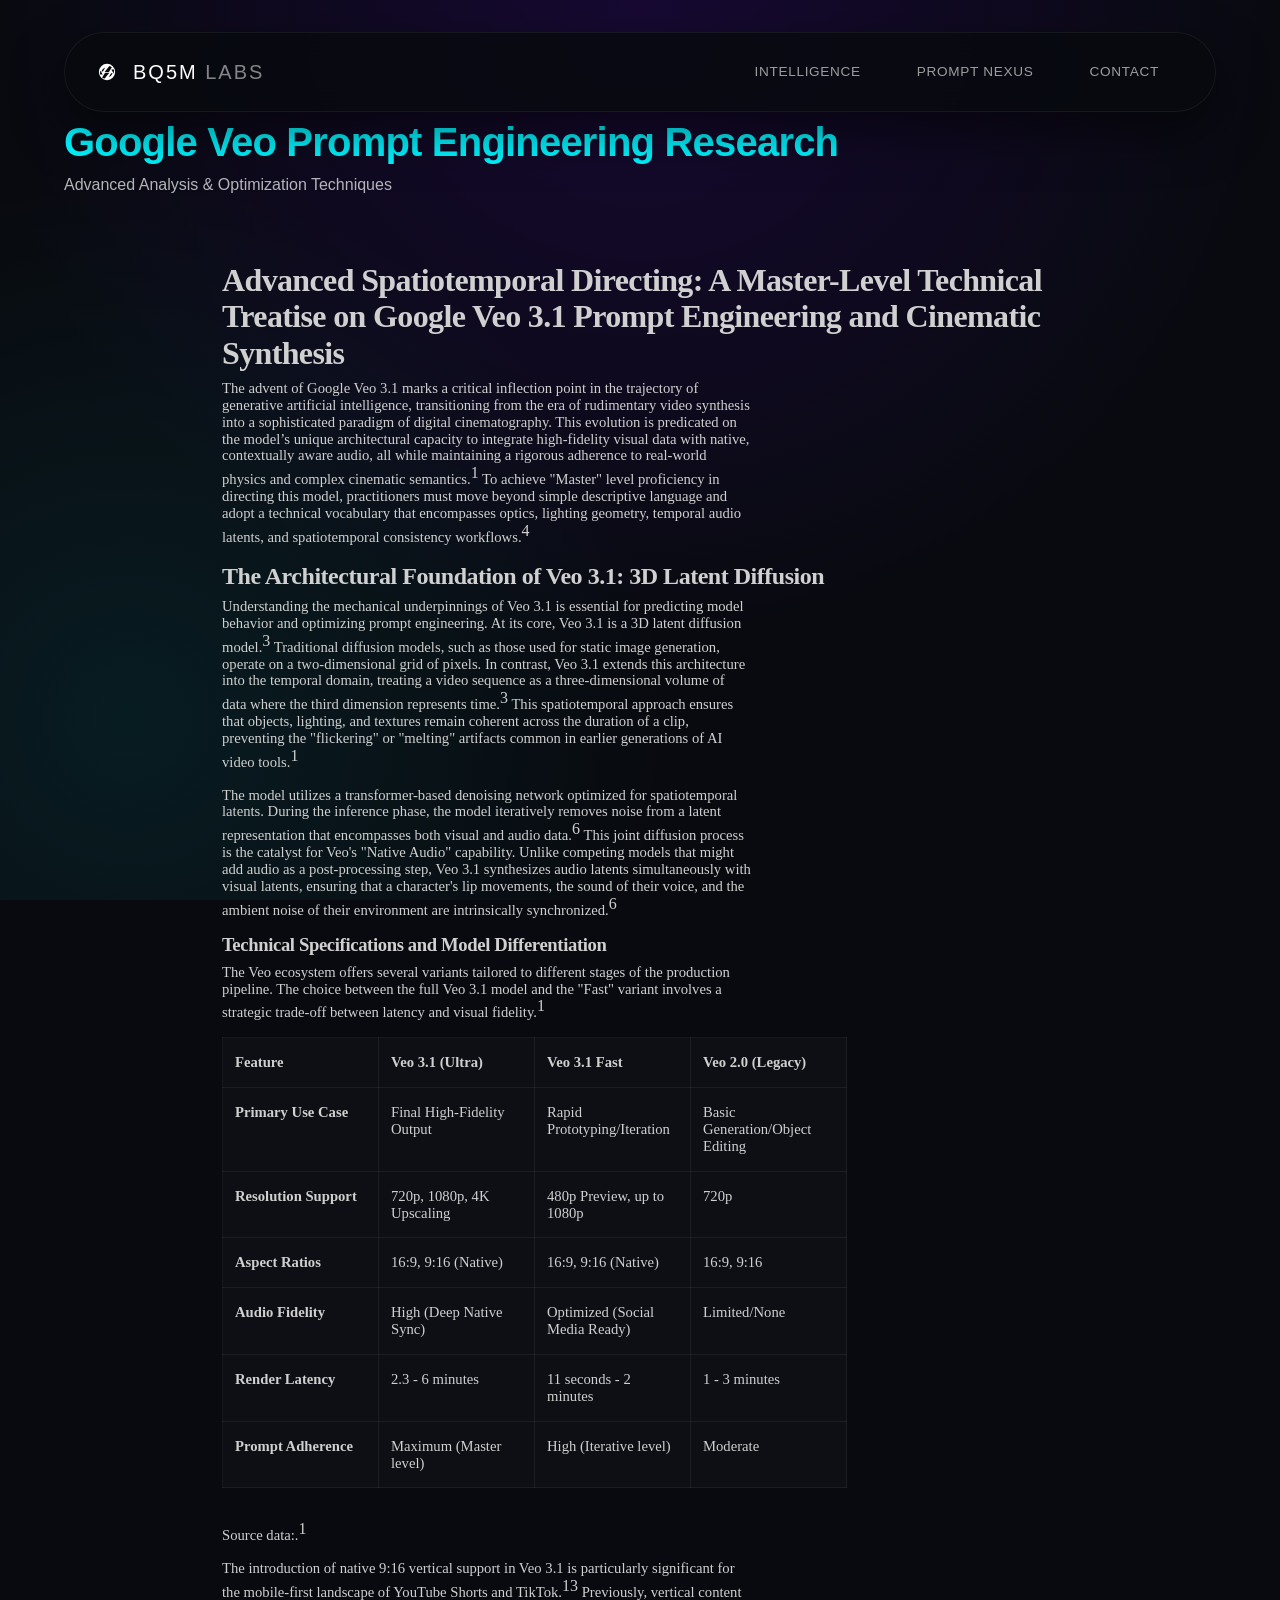
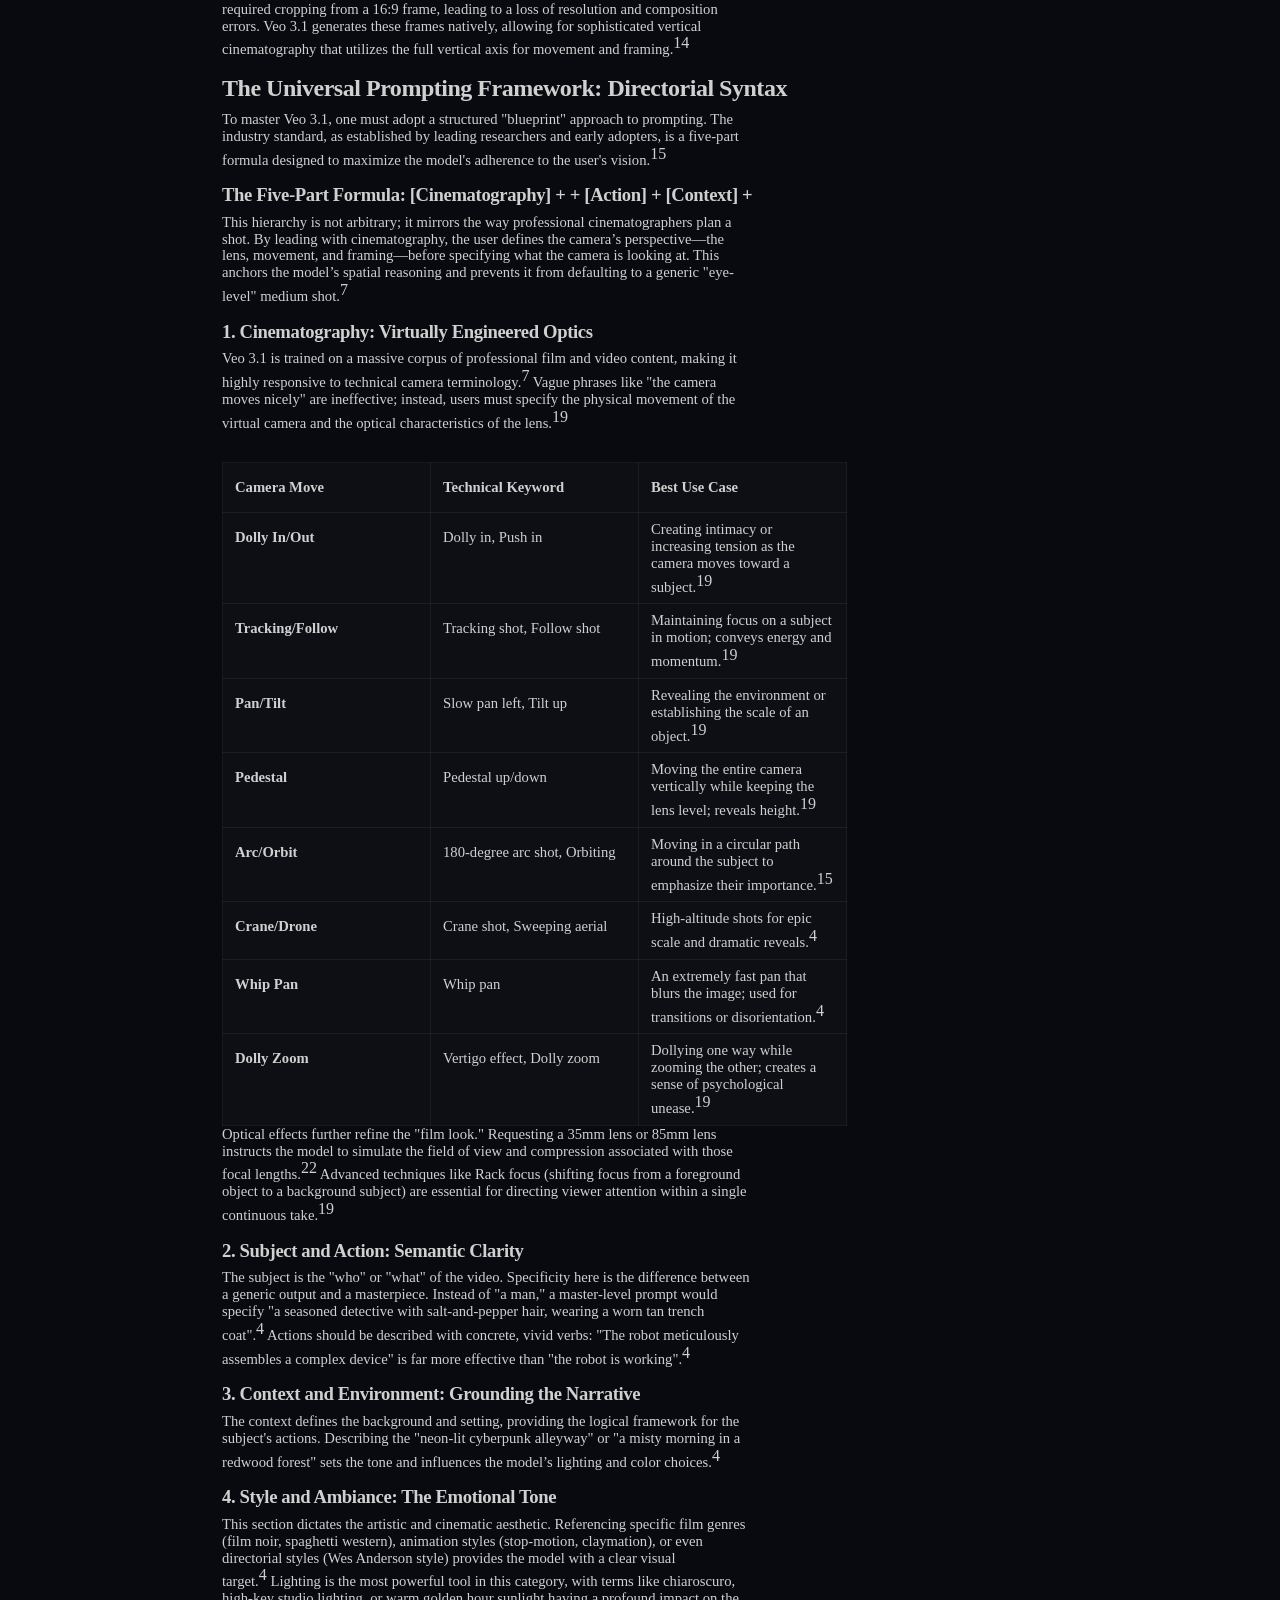
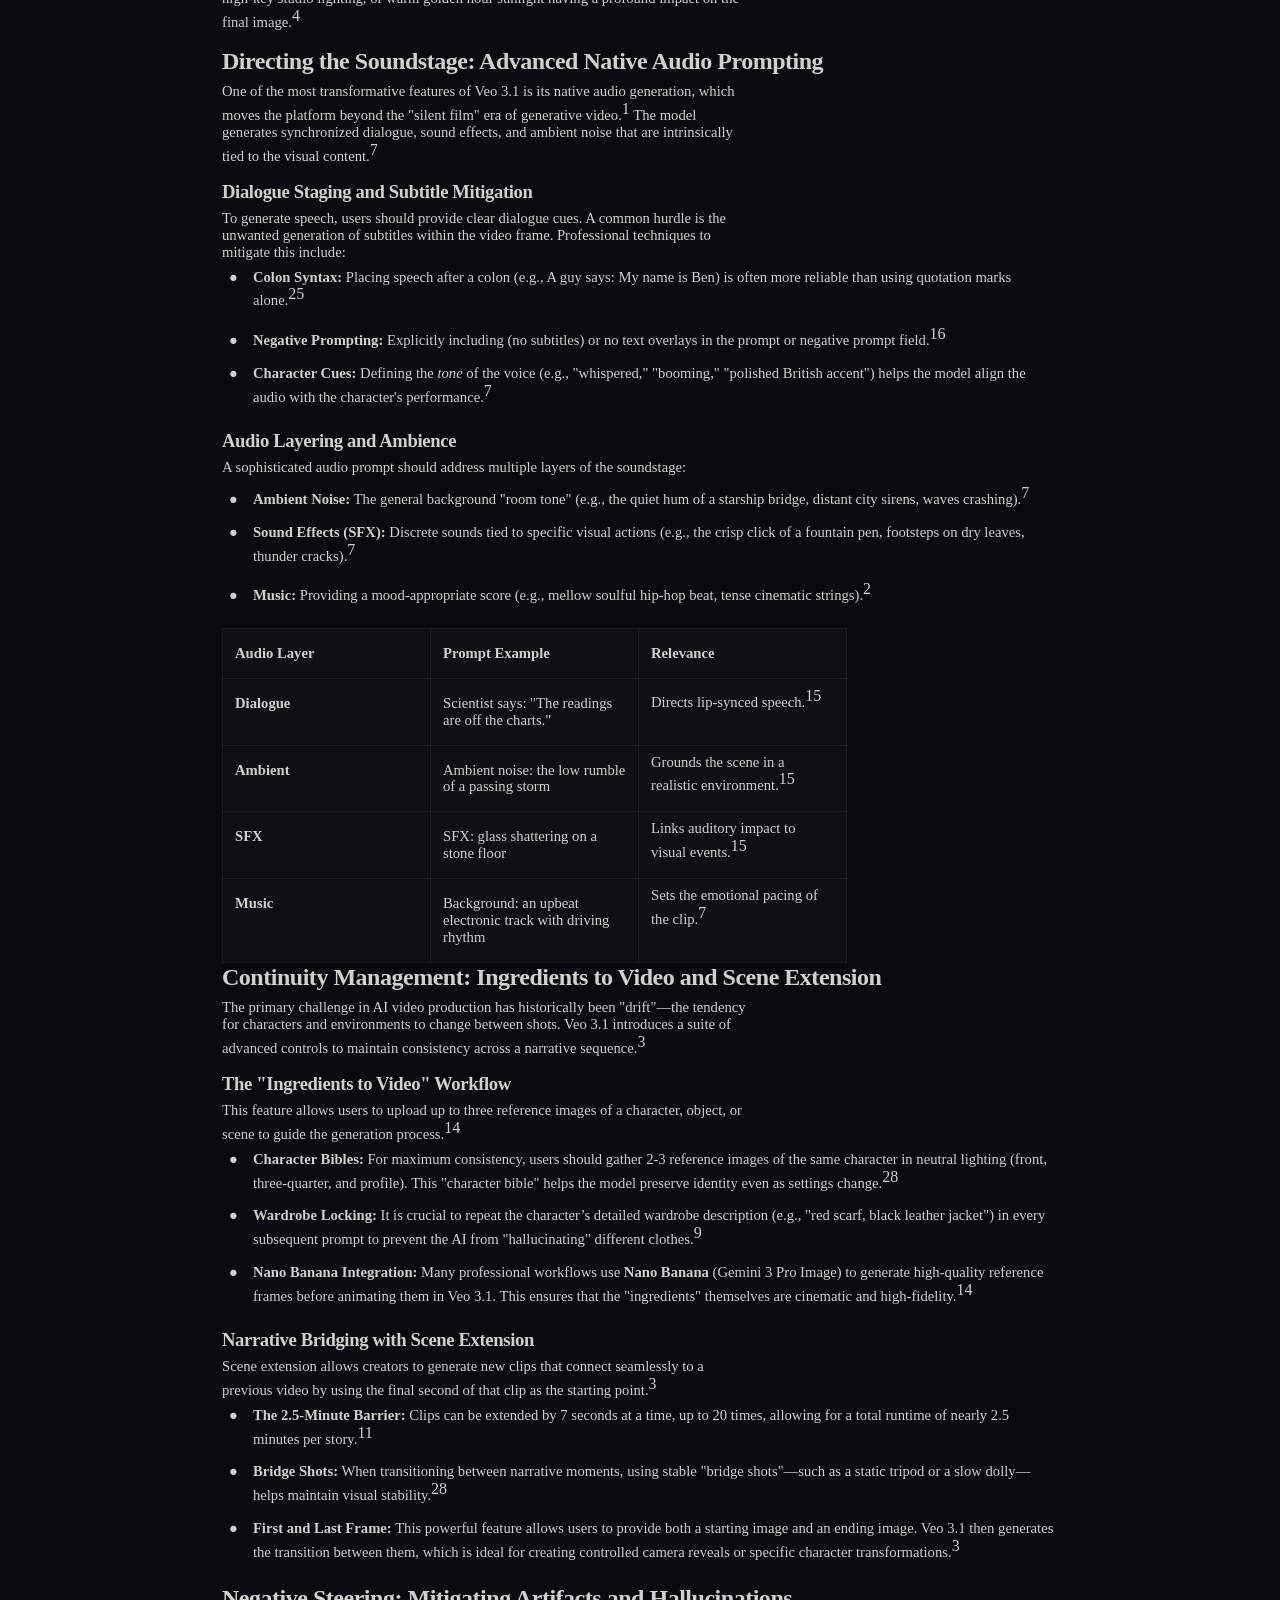
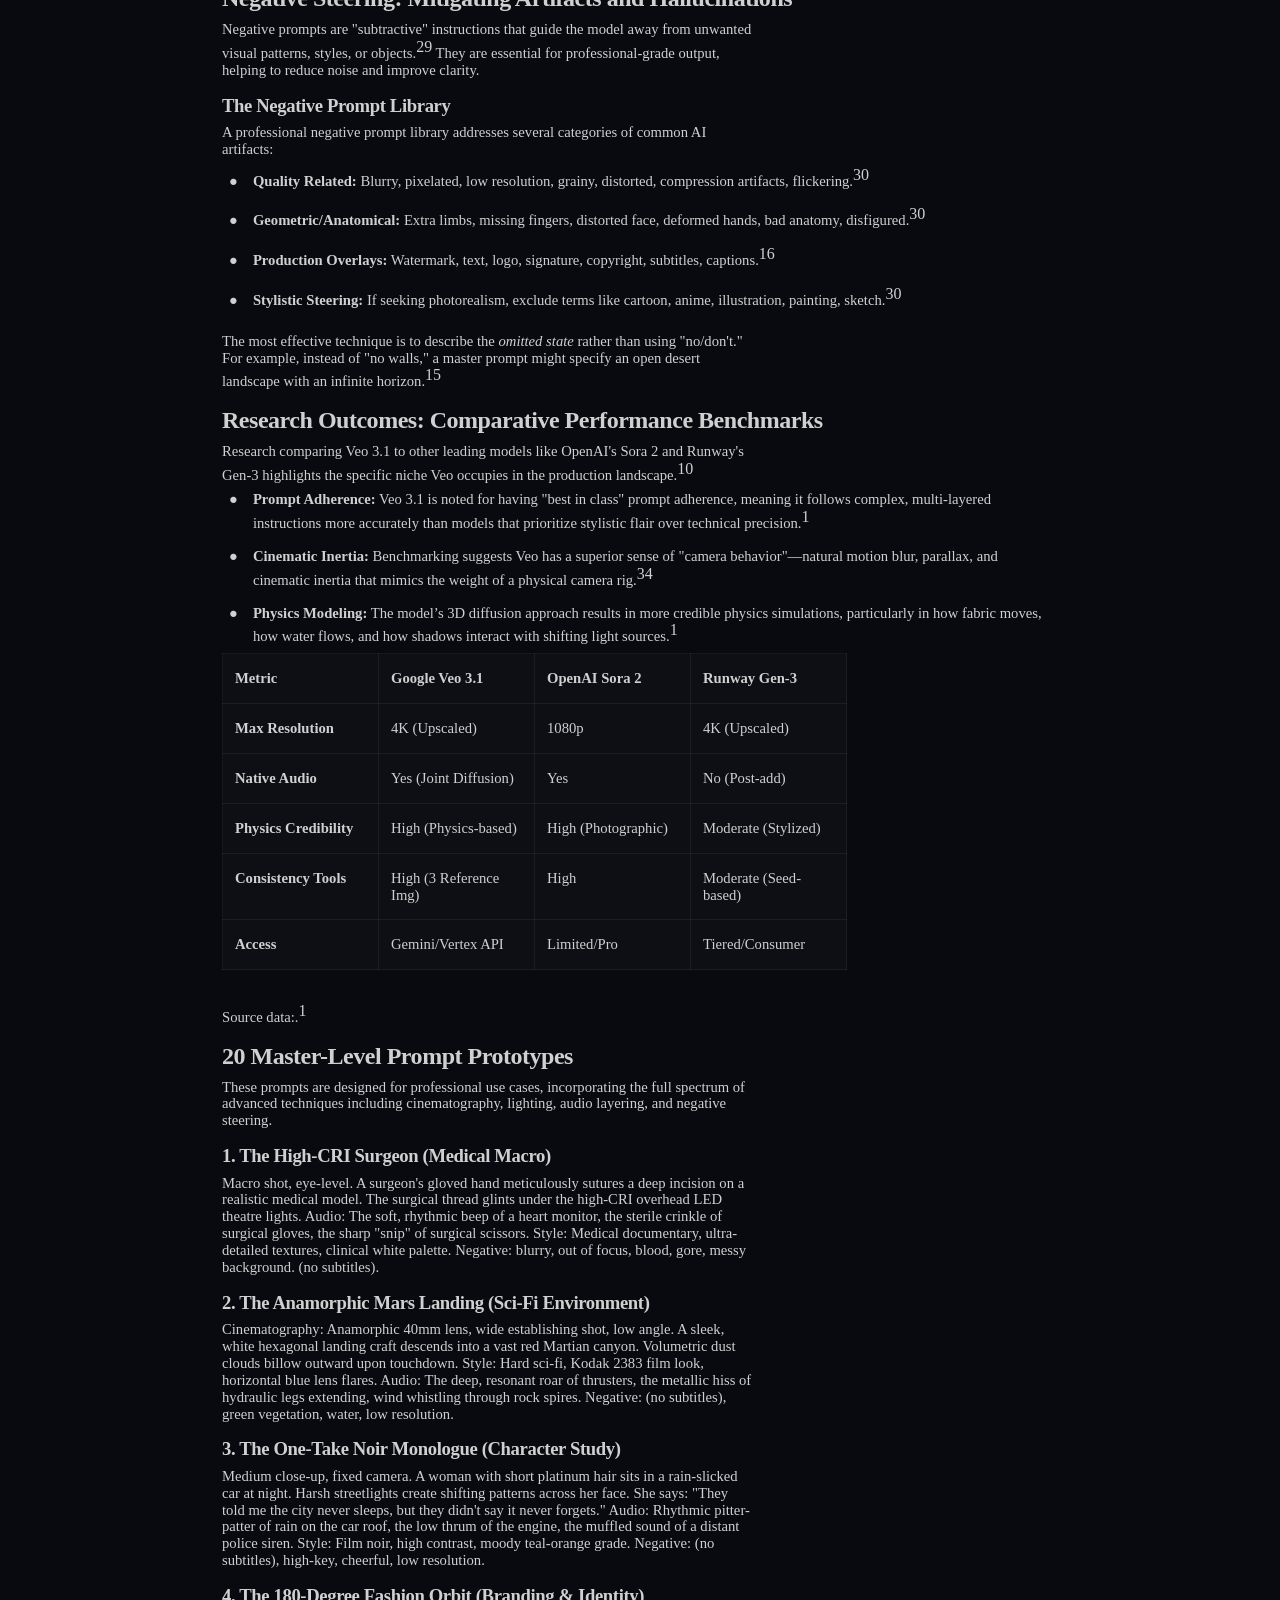
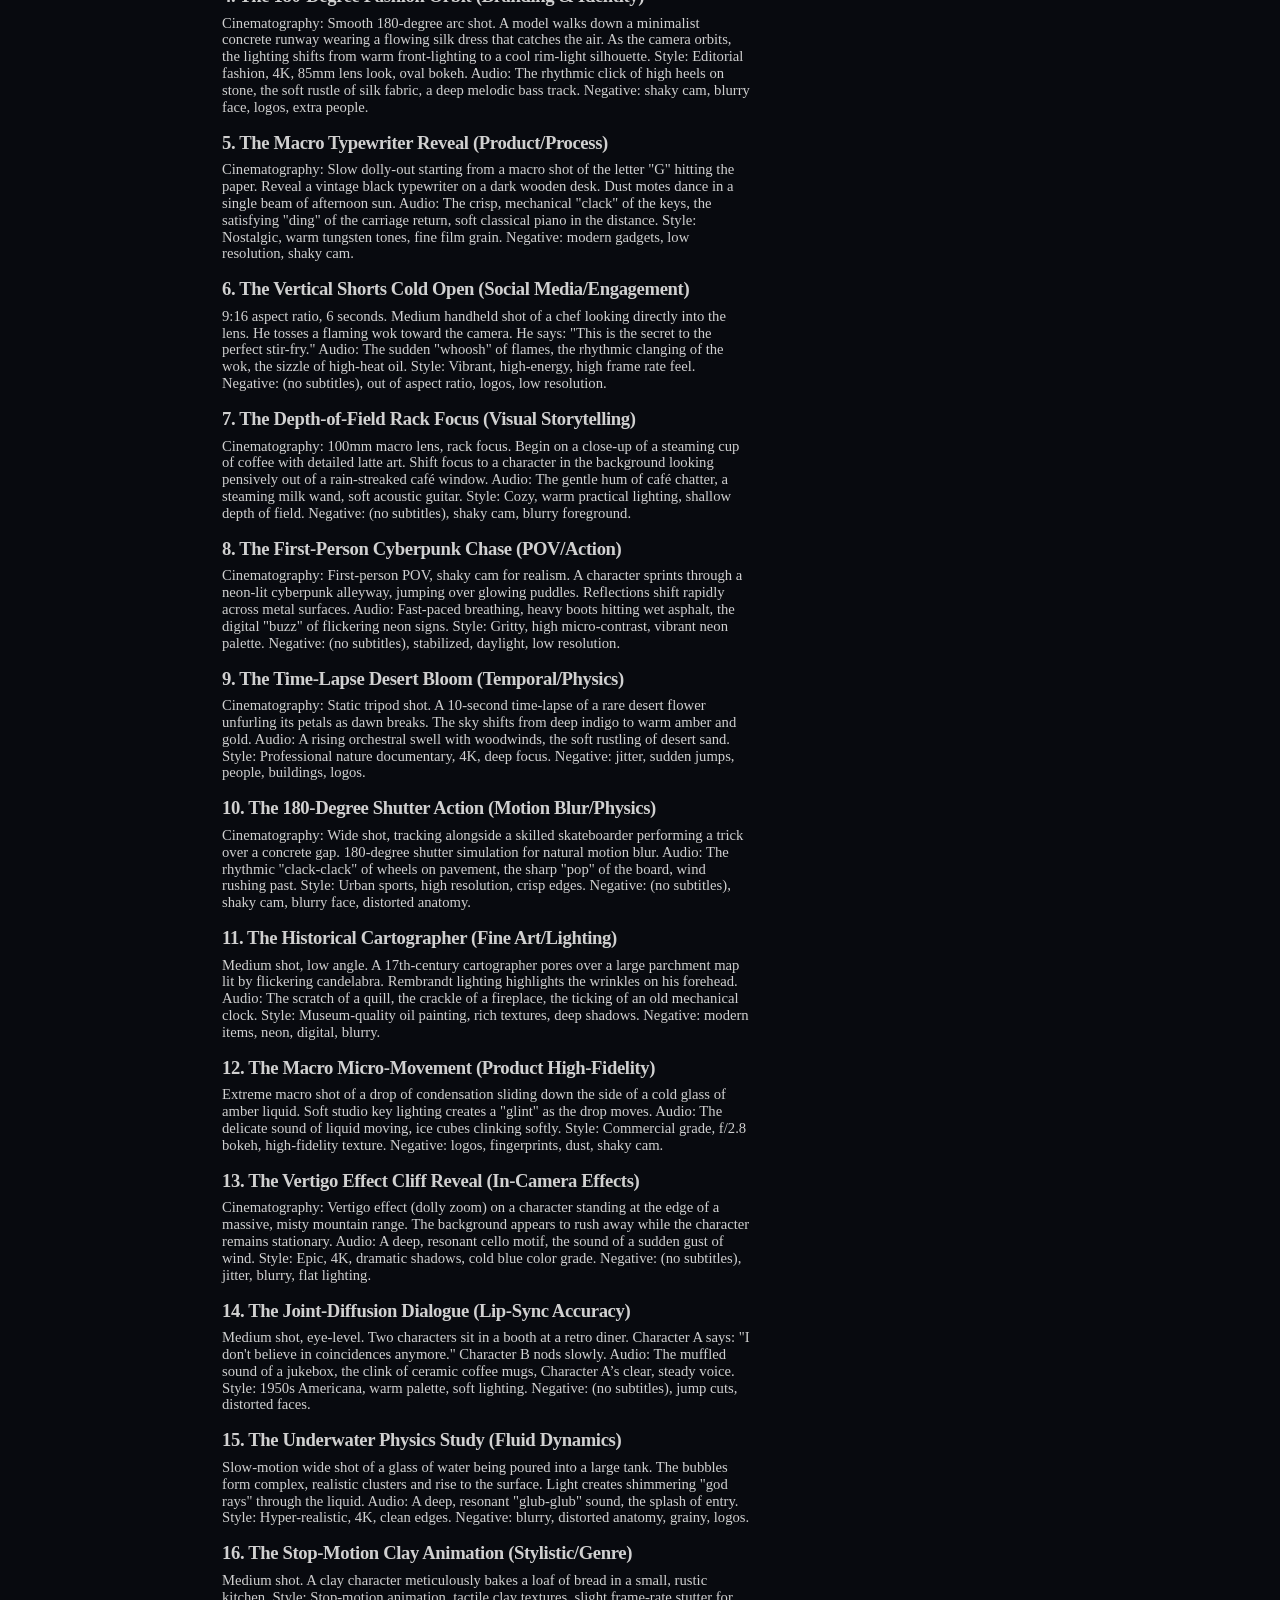
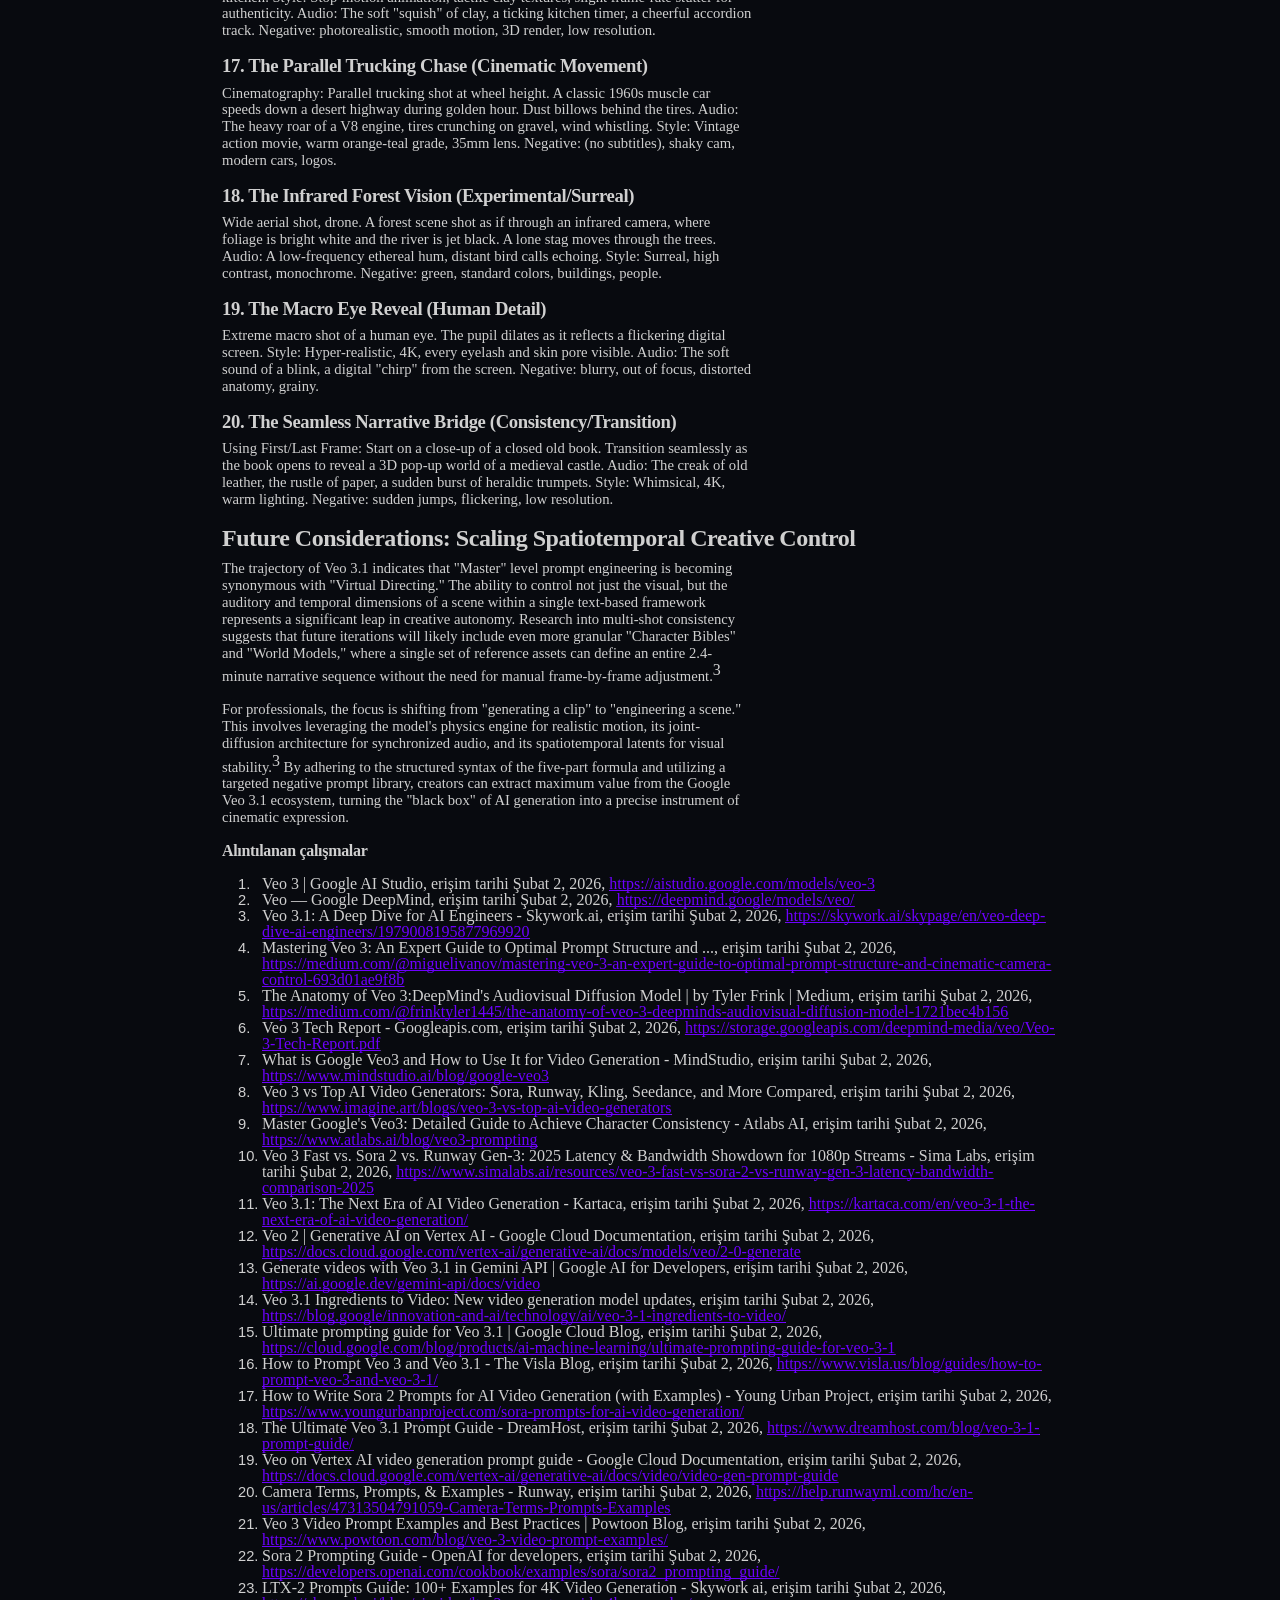
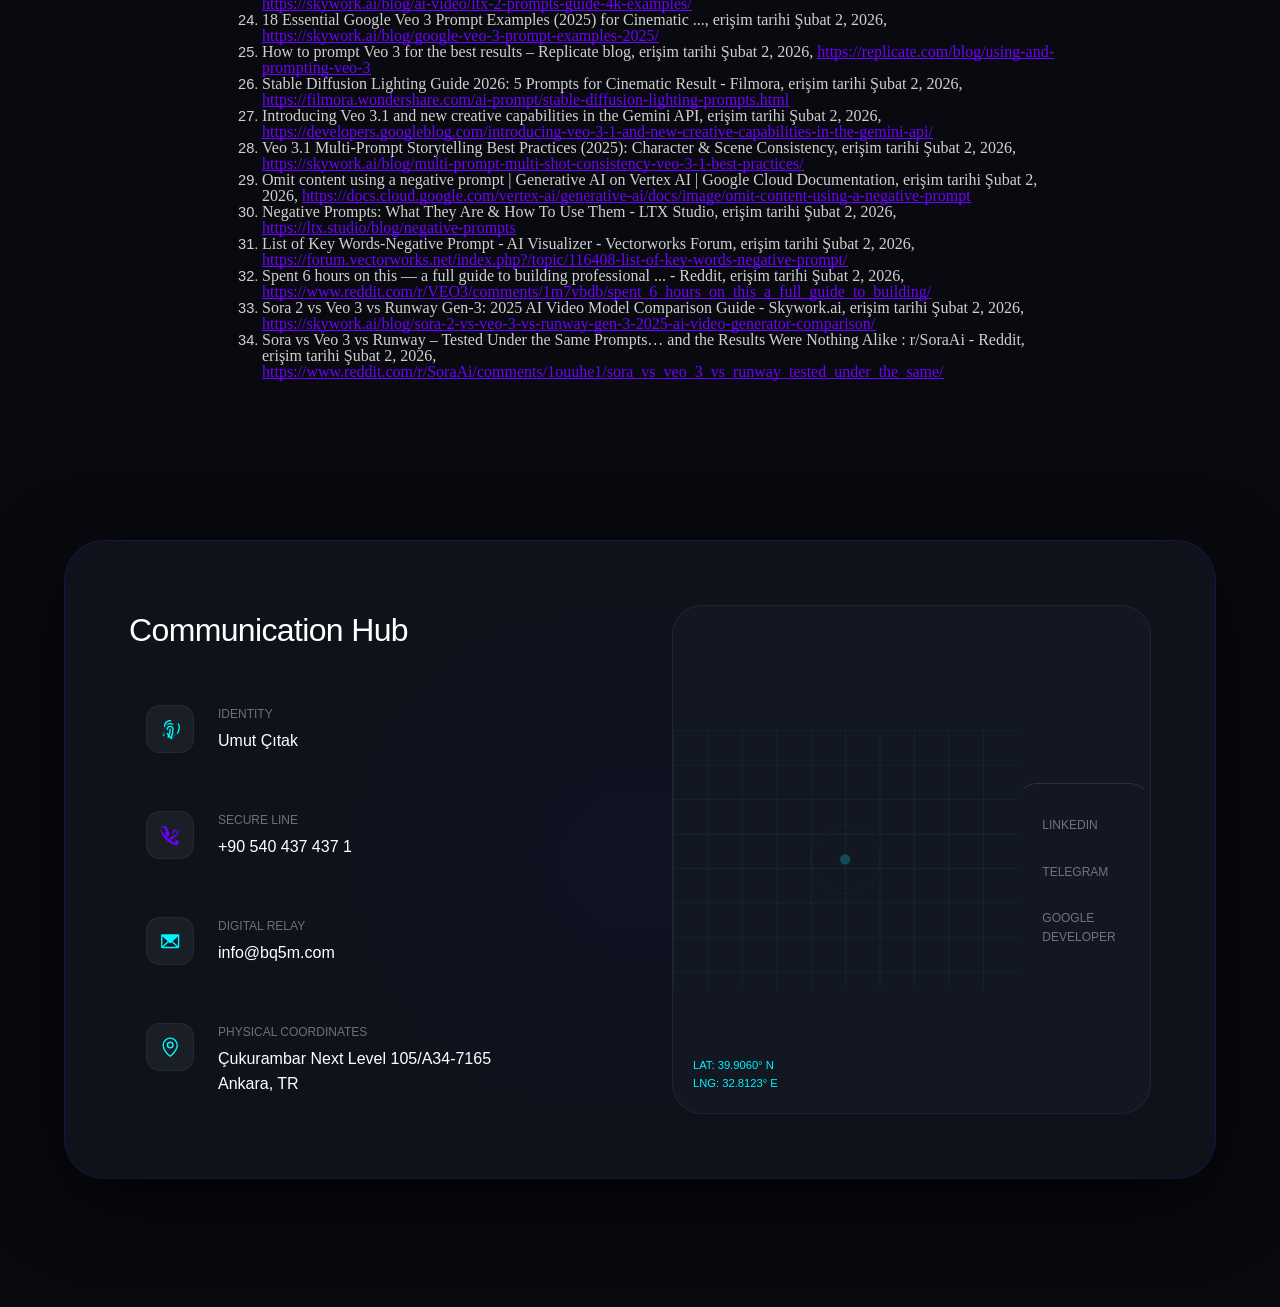
<file: report-prompt-research.html>
<!DOCTYPE html>
<html lang="en">

<head>
    <meta charset="UTF-8">
    <!-- Favicon -->
    <link rel="icon" type="image/svg+xml" href="favicon.svg">
    <link rel="alternate icon" href="favicon.ico">
    <link rel="apple-touch-icon" href="favicon.svg">

    <meta name="viewport" content="width=device-width, initial-scale=1.0, maximum-scale=5.0">
    <meta name="description" content="Comprehensive Google Veo prompt engineering research: Advanced JSON formulas, cinematography patterns, lighting controls, physics simulation techniques, and visual direction workflows for optimal video generation.">
    <title>Google Veo Prompt Engineering: Advanced Research & Analysis</title>    
    <!-- Open Graph / Social Media -->
    <meta property="og:type" content="website">
    <meta property="og:url" content="https://bq5m.com/report-prompt-research.html">
    <meta property="og:title" content="Google Veo Prompt Engineering: Advanced Research & Analysis">
    <meta property="og:description" content="Comprehensive Google Veo prompt engineering research: Advanced JSON formulas, cinematography patterns, lighting controls, physics simulation techniques, and visual direction workflows for optimal video generation.">
    <meta property="og:site_name" content="BQ5M Labs">
    <meta name="twitter:card" content="summary_large_image">
    <meta name="twitter:title" content="Google Veo Prompt Engineering: Advanced Research & Analysis">
    <meta name="twitter:description" content="Comprehensive Google Veo prompt engineering research: Advanced JSON formulas, cinematography patterns, lighting controls, physics simulation techniques, and visual direction workflows for optimal video generation.">
    <noscript>
    </noscript>

    <!-- Defer non-critical CSS -->
    <link rel="preload" as="style" href="style.css">
    <link rel="stylesheet" href="style.css" media="print" onload="this.media='all'">
    <noscript><link rel="stylesheet" href="style.css"></noscript>
    <style>
        /* External Imports */
        @import url(https://themes.googleusercontent.com/fonts/css?kit=DFQxm4rd7fRHgM9OTejWVT5Vho6BE7M80rHXEVKqXWegg2XYR88pwOsaJkfiF7cJu5e0vFtnyLdhsxviZUUN-U0KZVwUvSK-LyXz4qcE1hc);

        /* Scoped Google Docs Styles */
        #google-report-3 ol.lst-kix_list_7-0 {
            list-style-type: none
        }

        #google-report-3 ul.lst-kix_list_1-0 {
            list-style-type: none
        }

        #google-report-3 .lst-kix_list_3-0>li:before {
            content: "\0025cf   "
        }

        #google-report-3 ul.lst-kix_list_5-7 {
            list-style-type: none
        }

        #google-report-3 ul.lst-kix_list_5-8 {
            list-style-type: none
        }

        #google-report-3 .lst-kix_list_3-1>li:before {
            content: "\0025cb   "
        }

        #google-report-3 .lst-kix_list_3-2>li:before {
            content: "\0025a0   "
        }

        #google-report-3 ul.lst-kix_list_5-5 {
            list-style-type: none
        }

        #google-report-3 ul.lst-kix_list_5-6 {
            list-style-type: none
        }

        #google-report-3 .lst-kix_list_7-0>li {
            counter-increment: lst-ctn-kix_list_7-0
        }

        #google-report-3 ul.lst-kix_list_1-3 {
            list-style-type: none
        }

        #google-report-3 .lst-kix_list_3-5>li:before {
            content: "\0025a0   "
        }

        #google-report-3 ul.lst-kix_list_5-0 {
            list-style-type: none
        }

        #google-report-3 ul.lst-kix_list_1-4 {
            list-style-type: none
        }

        #google-report-3 ul.lst-kix_list_1-1 {
            list-style-type: none
        }

        #google-report-3 .lst-kix_list_3-4>li:before {
            content: "\0025a0   "
        }

        #google-report-3 ul.lst-kix_list_1-2 {
            list-style-type: none
        }

        #google-report-3 ul.lst-kix_list_5-3 {
            list-style-type: none
        }

        #google-report-3 ul.lst-kix_list_1-7 {
            list-style-type: none
        }

        #google-report-3 .lst-kix_list_3-3>li:before {
            content: "\0025a0   "
        }

        #google-report-3 ul.lst-kix_list_5-4 {
            list-style-type: none
        }

        #google-report-3 ul.lst-kix_list_1-8 {
            list-style-type: none
        }

        #google-report-3 ul.lst-kix_list_5-1 {
            list-style-type: none
        }

        #google-report-3 ul.lst-kix_list_1-5 {
            list-style-type: none
        }

        #google-report-3 ul.lst-kix_list_5-2 {
            list-style-type: none
        }

        #google-report-3 ul.lst-kix_list_1-6 {
            list-style-type: none
        }

        #google-report-3 .lst-kix_list_3-8>li:before {
            content: "\0025a0   "
        }

        #google-report-3 .lst-kix_list_3-6>li:before {
            content: "\0025a0   "
        }

        #google-report-3 .lst-kix_list_3-7>li:before {
            content: "\0025a0   "
        }

        #google-report-3 .lst-kix_list_5-0>li:before {
            content: "\0025cf   "
        }

        #google-report-3 .lst-kix_list_4-8>li:before {
            content: "\0025a0   "
        }

        #google-report-3 .lst-kix_list_5-3>li:before {
            content: "\0025a0   "
        }

        #google-report-3 .lst-kix_list_4-7>li:before {
            content: "\0025a0   "
        }

        #google-report-3 .lst-kix_list_5-2>li:before {
            content: "\0025a0   "
        }

        #google-report-3 .lst-kix_list_5-1>li:before {
            content: "\0025cb   "
        }

        #google-report-3 ul.lst-kix_list_4-8 {
            list-style-type: none
        }

        #google-report-3 .lst-kix_list_5-7>li:before {
            content: "\0025a0   "
        }

        #google-report-3 ul.lst-kix_list_4-6 {
            list-style-type: none
        }

        #google-report-3 .lst-kix_list_5-6>li:before {
            content: "\0025a0   "
        }

        #google-report-3 .lst-kix_list_5-8>li:before {
            content: "\0025a0   "
        }

        #google-report-3 ul.lst-kix_list_4-7 {
            list-style-type: none
        }

        #google-report-3 ul.lst-kix_list_4-0 {
            list-style-type: none
        }

        #google-report-3 ul.lst-kix_list_4-1 {
            list-style-type: none
        }

        #google-report-3 .lst-kix_list_5-4>li:before {
            content: "\0025a0   "
        }

        #google-report-3 ul.lst-kix_list_4-4 {
            list-style-type: none
        }

        #google-report-3 .lst-kix_list_5-5>li:before {
            content: "\0025a0   "
        }

        #google-report-3 ul.lst-kix_list_4-5 {
            list-style-type: none
        }

        #google-report-3 ul.lst-kix_list_4-2 {
            list-style-type: none
        }

        #google-report-3 ul.lst-kix_list_4-3 {
            list-style-type: none
        }

        #google-report-3 .lst-kix_list_6-1>li:before {
            content: "\0025cb   "
        }

        #google-report-3 .lst-kix_list_6-3>li:before {
            content: "\0025a0   "
        }

        #google-report-3 .lst-kix_list_6-0>li:before {
            content: "\0025cf   "
        }

        #google-report-3 .lst-kix_list_6-4>li:before {
            content: "\0025a0   "
        }

        #google-report-3 .lst-kix_list_6-2>li:before {
            content: "\0025a0   "
        }

        #google-report-3 .lst-kix_list_6-8>li:before {
            content: "\0025a0   "
        }

        #google-report-3 .lst-kix_list_6-5>li:before {
            content: "\0025a0   "
        }

        #google-report-3 .lst-kix_list_6-7>li:before {
            content: "\0025a0   "
        }

        #google-report-3 .lst-kix_list_7-0>li:before {
            content: "" counter(lst-ctn-kix_list_7-0, decimal) ". "
        }

        #google-report-3 .lst-kix_list_6-6>li:before {
            content: "\0025a0   "
        }

        #google-report-3 .lst-kix_list_2-6>li:before {
            content: "\0025a0   "
        }

        #google-report-3 .lst-kix_list_2-7>li:before {
            content: "\0025a0   "
        }

        #google-report-3 .lst-kix_list_7-4>li:before {
            content: "\0025a0   "
        }

        #google-report-3 .lst-kix_list_7-6>li:before {
            content: "\0025a0   "
        }

        #google-report-3 .lst-kix_list_2-4>li:before {
            content: "\0025a0   "
        }

        #google-report-3 .lst-kix_list_2-5>li:before {
            content: "\0025a0   "
        }

        #google-report-3 .lst-kix_list_2-8>li:before {
            content: "\0025a0   "
        }

        #google-report-3 .lst-kix_list_7-1>li:before {
            content: "\0025cb   "
        }

        #google-report-3 .lst-kix_list_7-5>li:before {
            content: "\0025a0   "
        }

        #google-report-3 .lst-kix_list_7-2>li:before {
            content: "\0025a0   "
        }

        #google-report-3 .lst-kix_list_7-3>li:before {
            content: "\0025a0   "
        }

        #google-report-3 ul.lst-kix_list_7-5 {
            list-style-type: none
        }

        #google-report-3 ul.lst-kix_list_7-6 {
            list-style-type: none
        }

        #google-report-3 ul.lst-kix_list_7-3 {
            list-style-type: none
        }

        #google-report-3 ul.lst-kix_list_3-7 {
            list-style-type: none
        }

        #google-report-3 ul.lst-kix_list_7-4 {
            list-style-type: none
        }

        #google-report-3 ul.lst-kix_list_3-8 {
            list-style-type: none
        }

        #google-report-3 ul.lst-kix_list_7-7 {
            list-style-type: none
        }

        #google-report-3 ul.lst-kix_list_7-8 {
            list-style-type: none
        }

        #google-report-3 ul.lst-kix_list_3-1 {
            list-style-type: none
        }

        #google-report-3 ul.lst-kix_list_3-2 {
            list-style-type: none
        }

        #google-report-3 .lst-kix_list_7-8>li:before {
            content: "\0025a0   "
        }

        #google-report-3 ul.lst-kix_list_3-0 {
            list-style-type: none
        }

        #google-report-3 ul.lst-kix_list_7-1 {
            list-style-type: none
        }

        #google-report-3 ul.lst-kix_list_3-5 {
            list-style-type: none
        }

        #google-report-3 ul.lst-kix_list_7-2 {
            list-style-type: none
        }

        #google-report-3 ul.lst-kix_list_3-6 {
            list-style-type: none
        }

        #google-report-3 ul.lst-kix_list_3-3 {
            list-style-type: none
        }

        #google-report-3 .lst-kix_list_7-7>li:before {
            content: "\0025a0   "
        }

        #google-report-3 ul.lst-kix_list_3-4 {
            list-style-type: none
        }

        #google-report-3 .lst-kix_list_4-0>li:before {
            content: "\0025cf   "
        }

        #google-report-3 .lst-kix_list_4-1>li:before {
            content: "\0025cb   "
        }

        #google-report-3 .lst-kix_list_4-4>li:before {
            content: "\0025a0   "
        }

        #google-report-3 .lst-kix_list_4-3>li:before {
            content: "\0025a0   "
        }

        #google-report-3 .lst-kix_list_4-5>li:before {
            content: "\0025a0   "
        }

        #google-report-3 .lst-kix_list_4-2>li:before {
            content: "\0025a0   "
        }

        #google-report-3 .lst-kix_list_4-6>li:before {
            content: "\0025a0   "
        }

        #google-report-3 ol.lst-kix_list_7-0.start {
            counter-reset: lst-ctn-kix_list_7-0 0
        }

        #google-report-3 ul.lst-kix_list_6-6 {
            list-style-type: none
        }

        #google-report-3 ul.lst-kix_list_6-7 {
            list-style-type: none
        }

        #google-report-3 ul.lst-kix_list_6-4 {
            list-style-type: none
        }

        #google-report-3 ul.lst-kix_list_2-8 {
            list-style-type: none
        }

        #google-report-3 ul.lst-kix_list_6-5 {
            list-style-type: none
        }

        #google-report-3 ul.lst-kix_list_6-8 {
            list-style-type: none
        }

        #google-report-3 ul.lst-kix_list_2-2 {
            list-style-type: none
        }

        #google-report-3 .lst-kix_list_1-0>li:before {
            content: "\0025cf   "
        }

        #google-report-3 ul.lst-kix_list_2-3 {
            list-style-type: none
        }

        #google-report-3 ul.lst-kix_list_2-0 {
            list-style-type: none
        }

        #google-report-3 ul.lst-kix_list_2-1 {
            list-style-type: none
        }

        #google-report-3 ul.lst-kix_list_6-2 {
            list-style-type: none
        }

        #google-report-3 ul.lst-kix_list_2-6 {
            list-style-type: none
        }

        #google-report-3 ul.lst-kix_list_6-3 {
            list-style-type: none
        }

        #google-report-3 .lst-kix_list_1-1>li:before {
            content: "\0025cb   "
        }

        #google-report-3 .lst-kix_list_1-2>li:before {
            content: "\0025a0   "
        }

        #google-report-3 ul.lst-kix_list_2-7 {
            list-style-type: none
        }

        #google-report-3 ul.lst-kix_list_6-0 {
            list-style-type: none
        }

        #google-report-3 ul.lst-kix_list_2-4 {
            list-style-type: none
        }

        #google-report-3 ul.lst-kix_list_6-1 {
            list-style-type: none
        }

        #google-report-3 ul.lst-kix_list_2-5 {
            list-style-type: none
        }

        #google-report-3 .lst-kix_list_1-3>li:before {
            content: "\0025a0   "
        }

        #google-report-3 .lst-kix_list_1-4>li:before {
            content: "\0025a0   "
        }

        #google-report-3 .lst-kix_list_1-7>li:before {
            content: "\0025a0   "
        }

        #google-report-3 .lst-kix_list_1-5>li:before {
            content: "\0025a0   "
        }

        #google-report-3 .lst-kix_list_1-6>li:before {
            content: "\0025a0   "
        }

        #google-report-3 li.li-bullet-0:before {
            margin-left: -18pt;
            white-space: nowrap;
            display: inline-block;
            min-width: 18pt
        }

        #google-report-3 .lst-kix_list_2-0>li:before {
            content: "\0025cf   "
        }

        #google-report-3 .lst-kix_list_2-1>li:before {
            content: "\0025cb   "
        }

        #google-report-3 .lst-kix_list_1-8>li:before {
            content: "\0025a0   "
        }

        #google-report-3 .lst-kix_list_2-2>li:before {
            content: "\0025a0   "
        }

        #google-report-3 .lst-kix_list_2-3>li:before {
            content: "\0025a0   "
        }

        #google-report-3 ol {
            margin: 0;
            padding: 0
        }

        #google-report-3 table td,
        #google-report-3 table th {
            padding: 0
        }

        #google-report-3 .c15 {
            border-right-style: solid;
            padding: 6pt 9pt 6pt 9pt;
            border-bottom-color: #000000;
            border-top-width: 1pt;
            border-right-width: 1pt;
            border-left-color: #000000;
            vertical-align: top;
            border-right-color: #000000;
            border-left-width: 1pt;
            border-top-style: solid;
            background-color: #f8fafd;
            border-left-style: solid;
            border-bottom-width: 1pt;
            width: 117pt;
            border-top-color: #000000;
            border-bottom-style: solid
        }

        #google-report-3 .c10 {
            border-right-style: solid;
            padding: 6pt 9pt 6pt 9pt;
            border-bottom-color: #000000;
            border-top-width: 1pt;
            border-right-width: 1pt;
            border-left-color: #000000;
            vertical-align: top;
            border-right-color: #000000;
            border-left-width: 1pt;
            border-top-style: solid;
            background-color: #f8fafd;
            border-left-style: solid;
            border-bottom-width: 1pt;
            width: 156pt;
            border-top-color: #000000;
            border-bottom-style: solid
        }

        #google-report-3 .c8 {
            -webkit-text-decoration-skip: none;
            color: #0000ee;
            font-weight: 400;
            text-decoration: underline;
            vertical-align: baseline;
            text-decoration-skip-ink: none;
            font-size: 12pt;
            font-family: "Google Sans";
            font-style: normal
        }

        #google-report-3 .c9 {
            -webkit-text-decoration-skip: none;
            color: #0000ee;
            font-weight: 400;
            text-decoration: underline;
            text-decoration-skip-ink: none;
            font-size: 12pt;
            font-family: "Google Sans"
        }

        #google-report-3 .c4 {
            margin-left: 23.2pt;
            padding-top: 0pt;
            padding-bottom: 6pt;
            line-height: 1.149999976158142;
            padding-left: 0pt;
            text-align: left
        }

        #google-report-3 .c17 {
            margin-left: 30pt;
            padding-top: 0pt;
            padding-bottom: 0pt;
            line-height: 1.0;
            padding-left: 0pt;
            text-align: left
        }

        #google-report-3 .c0 {
            vertical-align: super;
            font-size: 12pt;
            font-family: "Google Sans Text";
            color: #444746;
            font-weight: 400
        }

        #google-report-3 .c16 {
            color: #1f1f1f;
            font-weight: 700;
            vertical-align: baseline;
            font-size: 18pt;
            font-family: "Google Sans"
        }

        #google-report-3 .c21 {
            color: #1f1f1f;
            font-weight: 700;
            vertical-align: baseline;
            font-size: 14pt;
            font-family: "Google Sans"
        }

        #google-report-3 .c32 {
            color: #1f1f1f;
            font-weight: 700;
            vertical-align: baseline;
            font-size: 24pt;
            font-family: "Google Sans"
        }

        #google-report-3 .c33 {
            color: #000000;
            font-weight: 700;
            vertical-align: baseline;
            font-size: 12pt;
            font-family: "Google Sans"
        }

        #google-report-3 .c28 {
            padding-top: 12pt;
            padding-bottom: 0pt;
            line-height: 1.149999976158142;
            text-align: left;
            height: 11pt
        }

        #google-report-3 .c30 {
            padding-top: 24pt;
            padding-bottom: 12pt;
            line-height: 1.149999976158142;
            text-align: left
        }

        #google-report-3 .c25 {
            border-spacing: 0;
            border-collapse: collapse;
            margin-right: auto
        }

        #google-report-3 .c13 {
            padding-top: 0pt;
            padding-bottom: 6pt;
            line-height: 1.149999976158142;
            text-align: left
        }

        #google-report-3 .c2 {
            padding-top: 0pt;
            padding-bottom: 12pt;
            line-height: 1.149999976158142;
            text-align: left
        }

        #google-report-3 .c18 {
            padding-top: 0pt;
            padding-bottom: 0pt;
            line-height: 1.149999976158142;
            text-align: left
        }

        #google-report-3 .c27 {
            padding-top: 0pt;
            padding-bottom: 12.8pt;
            line-height: 1.149999976158142;
            text-align: left
        }

        #google-report-3 .c20 {
            padding-top: 12pt;
            padding-bottom: 6pt;
            line-height: 1.149999976158142;
            text-align: left
        }

        #google-report-3 .c29 {
            padding-top: 0pt;
            padding-bottom: 12.8pt;
            line-height: 1.0;
            text-align: left
        }

        #google-report-3 .c23 {
            padding-top: 12pt;
            padding-bottom: 12pt;
            line-height: 1.149999976158142;
            text-align: left
        }

        #google-report-3 .c1 {
            padding-top: 6pt;
            padding-bottom: 6pt;
            line-height: 1.149999976158142;
            text-align: left
        }

        #google-report-3 .c11 {
            color: #1f1f1f;
            font-weight: 400;
            font-family: "Google Sans Text"
        }

        #google-report-3 .c5 {
            color: #1f1f1f;
            font-weight: 700;
            font-family: "Google Sans Text"
        }

        #google-report-3 .c26 {
            background-color: #ffffff;
            max-width: 468pt;
            padding: 72pt 72pt 72pt 72pt
        }

        #google-report-3 .c22 {
            font-size: 12pt;
            font-weight: 400;
            font-family: "Google Sans"
        }

        #google-report-3 .c14 {
            color: inherit;
            text-decoration: inherit
        }

        #google-report-3 .c12 {
            margin-left: 23.2pt;
            padding-left: 0pt
        }

        #google-report-3 .c19 {
            padding: 0;
            margin: 0
        }

        #google-report-3 .c6 {
            vertical-align: baseline;
            font-size: 11pt
        }

        #google-report-3 .c3 {
            text-decoration: none;
            font-style: normal
        }

        #google-report-3 .c7 {
            height: 0pt
        }

        #google-report-3 .c24 {
            font-style: italic
        }

        #google-report-3 .c31 {
            height: 11pt
        }

        #google-report-3 .title {
            padding-top: 24pt;
            color: #000000;
            font-weight: 700;
            font-size: 36pt;
            padding-bottom: 6pt;
            font-family: "Arial";
            line-height: 1.0;
            page-break-after: avoid;
            text-align: left
        }

        #google-report-3 .subtitle {
            padding-top: 18pt;
            color: #666666;
            font-size: 24pt;
            padding-bottom: 4pt;
            font-family: "Georgia";
            line-height: 1.0;
            page-break-after: avoid;
            font-style: italic;
            text-align: left
        }

        #google-report-3 li {
            color: #000000;
            font-size: 11pt;
            font-family: "Arial"
        }

        #google-report-3 p {
            margin: 0;
            color: #000000;
            font-size: 11pt;
            font-family: "Arial"
        }

        #google-report-3 h1 {
            padding-top: 12pt;
            color: #000000;
            font-weight: 700;
            font-size: 24pt;
            padding-bottom: 12pt;
            font-family: "Arial";
            line-height: 1.0;
            text-align: left
        }

        #google-report-3 h2 {
            padding-top: 11.2pt;
            color: #000000;
            font-weight: 700;
            font-size: 18pt;
            padding-bottom: 11.2pt;
            font-family: "Arial";
            line-height: 1.0;
            text-align: left
        }

        #google-report-3 h3 {
            padding-top: 12pt;
            color: #000000;
            font-weight: 700;
            font-size: 14pt;
            padding-bottom: 12pt;
            font-family: "Arial";
            line-height: 1.0;
            text-align: left
        }

        #google-report-3 h4 {
            padding-top: 12.8pt;
            color: #000000;
            font-weight: 700;
            font-size: 12pt;
            padding-bottom: 12.8pt;
            font-family: "Arial";
            line-height: 1.0;
            text-align: left
        }

        #google-report-3 h5 {
            padding-top: 12.8pt;
            color: #000000;
            font-weight: 700;
            font-size: 9pt;
            padding-bottom: 12.8pt;
            font-family: "Arial";
            line-height: 1.0;
            text-align: left
        }

        #google-report-3 h6 {
            padding-top: 18pt;
            color: #000000;
            font-weight: 700;
            font-size: 8pt;
            padding-bottom: 18pt;
            font-family: "Arial";
            line-height: 1.0;
            text-align: left
        }

        /* Overrides to make text readable on dark background if necessary */


        /* Force Text Color Override for Antigravity Look */
        #google-report-3 {
            color: #e0e0e0 !important;
            padding: 2rem;
        }

        #google-report-3 h1,
        #google-report-3 h2,
        #google-report-3 h3,
        #google-report-3 h4 {
            color: var(--neon-cyan) !important;
        }

        #google-report-3 span,
        #google-report-3 p,
        #google-report-3 li {
            color: #d0d0d0 !important;
            background-color: transparent !important;
        }

        #google-report-3 table td,
        #google-report-3 table th {
            border-color: var(--glass-border) !important;
            background-color: rgba(255, 255, 255, 0.02) !important;
        }

        #google-report-3 a {
            color: var(--neon-iris) !important;
        }

        /* MOBILE OVERRIDES */
        @media (max-width: 900px) {
            #google-report-3 [class*="c"] {
                padding: 0 !important;
                max-width: 100% !important;
                width: 100% !important;
            }

            #google-report-3 {
                padding: 1rem !important;
            }

            .article-body {
                padding: 0 1rem;
            }

            /* Fix for cutoff tables on mobile */
            #google-report-3 table {
                display: block;
                width: 100%;
                overflow-x: auto;
                -webkit-overflow-scrolling: touch;
            }
        }
    </style>
</head>

<body>
    <div class="app-container">
        <!-- NEURO-HEADER -->
        <header class="site-header">
            <a href="index.html" class="brand">
                <svg xmlns="http://www.w3.org/2000/svg" width="1em" height="1em" fill="currentColor" viewBox="0 0 256 256"><path d="M201.54,54.46A104,104,0,0,0,54.46,201.54,104,104,0,0,0,201.54,54.46ZM190.23,65.78,152.58,128H98.12l59.57-76.59A88.5,88.5,0,0,1,190.23,65.78Zm-85.11,4.81L75.71,120H55.36A88.41,88.41,0,0,1,105.12,70.59ZM40,128a87.53,87.53,0,0,1,2.26-19.68L72.88,160H40.23A87.77,87.77,0,0,1,40,128Zm25.54,70.22L103.42,136h54.46l-59.57,76.59A88.5,88.5,0,0,1,65.77,198.22Zm85.11-4.81L180.29,144h20.35A88.41,88.41,0,0,1,150.88,193.41ZM216,128a87.53,87.53,0,0,1-2.26,19.68L183.12,96h32.65A87.77,87.77,0,0,1,216,128Z"/></svg>
                <span>BQ5M <span style="opacity:0.5; font-weight:300;">LABS</span></span>
            </a>
            <nav class="nav-links">
                <a href="index.html" class="nav-link">Intelligence</a>
                <a href="tool-prompt-library.html" class="nav-link">Prompt Nexus</a>
                <a href="#contact" class="nav-link">Contact</a>
            </nav>
        </header>

        <!-- MAIN CONTENT -->
        <main class="page-content" style="padding-top:120px;">
            <div class="article-container">
                <!-- Original Content Injected Here -->
                                <!-- H1 Wrapper for SEO -->
                <div style="margin-bottom:2rem;">
                    <h1 style="font-size:2.5rem; color:var(--neon-cyan); margin-bottom:0.5rem;">Google Veo Prompt Engineering Research</h1>
                    <p style="color:rgba(255,255,255,0.7); font-size:1rem;">Advanced Analysis & Optimization Techniques</p>
                </div>
                <div id="google-report-3" class="article-body" style="max-width:900px; margin:0 auto;">
                    <h1 class="c13"><span class="c3 c32">Advanced Spatiotemporal Directing: A Master-Level Technical
                            Treatise on Google Veo 3.1 Prompt Engineering and Cinematic Synthesis</span></h1>
                    <p class="c2"><span class="c11">The advent of Google Veo 3.1 marks a critical inflection point in
                            the trajectory of generative artificial intelligence, transitioning from the era of
                            rudimentary video synthesis into a sophisticated paradigm of digital cinematography. This
                            evolution is predicated on the model&rsquo;s unique architectural capacity to integrate
                            high-fidelity visual data with native, contextually aware audio, all while maintaining a
                            rigorous adherence to real-world physics and complex cinematic semantics.</span><span
                            class="c0">1</span><span class="c11">&nbsp;To achieve &quot;Master&quot; level proficiency
                            in directing this model, practitioners must move beyond simple descriptive language and
                            adopt a technical vocabulary that encompasses optics, lighting geometry, temporal audio
                            latents, and spatiotemporal consistency workflows.</span><span class="c0 c3">4</span></p>
                    <h2 class="c13"><span class="c16 c3">The Architectural Foundation of Veo 3.1: 3D Latent
                            Diffusion</span></h2>
                    <p class="c2"><span class="c11">Understanding the mechanical underpinnings of Veo 3.1 is essential
                            for predicting model behavior and optimizing prompt engineering. At its core, Veo 3.1 is a
                            3D latent diffusion model.</span><span class="c0">3</span><span
                            class="c11">&nbsp;Traditional diffusion models, such as those used for static image
                            generation, operate on a two-dimensional grid of pixels. In contrast, Veo 3.1 extends this
                            architecture into the temporal domain, treating a video sequence as a three-dimensional
                            volume of data where the third dimension represents time.</span><span
                            class="c0">3</span><span class="c11">&nbsp;This spatiotemporal approach ensures that
                            objects, lighting, and textures remain coherent across the duration of a clip, preventing
                            the &quot;flickering&quot; or &quot;melting&quot; artifacts common in earlier generations of
                            AI video tools.</span><span class="c0 c3">1</span></p>
                    <p class="c2"><span class="c11">The model utilizes a transformer-based denoising network optimized
                            for spatiotemporal latents. During the inference phase, the model iteratively removes noise
                            from a latent representation that encompasses both visual and audio data.</span><span
                            class="c0">6</span><span class="c11">&nbsp;This joint diffusion process is the catalyst for
                            Veo&#39;s &quot;Native Audio&quot; capability. Unlike competing models that might add audio
                            as a post-processing step, Veo 3.1 synthesizes audio latents simultaneously with visual
                            latents, ensuring that a character&#39;s lip movements, the sound of their voice, and the
                            ambient noise of their environment are intrinsically synchronized.</span><span
                            class="c0 c3">6</span></p>
                    <h3 class="c13"><span class="c21 c3">Technical Specifications and Model Differentiation</span></h3>
                    <p class="c2"><span class="c11">The Veo ecosystem offers several variants tailored to different
                            stages of the production pipeline. The choice between the full Veo 3.1 model and the
                            &quot;Fast&quot; variant involves a strategic trade-off between latency and visual
                            fidelity.</span><span class="c0 c3">1</span></p>
                    <table class="c25">
                        <tr class="c7">
                            <td class="c15" colspan="1" rowspan="1">
                                <p class="c1"><span class="c5 c6 c3">Feature</span></p>
                            </td>
                            <td class="c15" colspan="1" rowspan="1">
                                <p class="c1"><span class="c5 c6 c3">Veo 3.1 (Ultra)</span></p>
                            </td>
                            <td class="c15" colspan="1" rowspan="1">
                                <p class="c1"><span class="c5 c6 c3">Veo 3.1 Fast</span></p>
                            </td>
                            <td class="c15" colspan="1" rowspan="1">
                                <p class="c1"><span class="c5 c6 c3">Veo 2.0 (Legacy)</span></p>
                            </td>
                        </tr>
                        <tr class="c7">
                            <td class="c15" colspan="1" rowspan="1">
                                <p class="c1"><span class="c5 c6 c3">Primary Use Case</span></p>
                            </td>
                            <td class="c15" colspan="1" rowspan="1">
                                <p class="c1"><span class="c11 c6 c3">Final High-Fidelity Output</span></p>
                            </td>
                            <td class="c15" colspan="1" rowspan="1">
                                <p class="c1"><span class="c11 c6 c3">Rapid Prototyping/Iteration</span></p>
                            </td>
                            <td class="c15" colspan="1" rowspan="1">
                                <p class="c1"><span class="c11 c6 c3">Basic Generation/Object Editing</span></p>
                            </td>
                        </tr>
                        <tr class="c7">
                            <td class="c15" colspan="1" rowspan="1">
                                <p class="c1"><span class="c5 c6 c3">Resolution Support</span></p>
                            </td>
                            <td class="c15" colspan="1" rowspan="1">
                                <p class="c1"><span class="c11 c6 c3">720p, 1080p, 4K Upscaling</span></p>
                            </td>
                            <td class="c15" colspan="1" rowspan="1">
                                <p class="c1"><span class="c11 c6 c3">480p Preview, up to 1080p</span></p>
                            </td>
                            <td class="c15" colspan="1" rowspan="1">
                                <p class="c1"><span class="c11 c6 c3">720p</span></p>
                            </td>
                        </tr>
                        <tr class="c7">
                            <td class="c15" colspan="1" rowspan="1">
                                <p class="c1"><span class="c5 c6 c3">Aspect Ratios</span></p>
                            </td>
                            <td class="c15" colspan="1" rowspan="1">
                                <p class="c1"><span class="c11 c6 c3">16:9, 9:16 (Native)</span></p>
                            </td>
                            <td class="c15" colspan="1" rowspan="1">
                                <p class="c1"><span class="c11 c6 c3">16:9, 9:16 (Native)</span></p>
                            </td>
                            <td class="c15" colspan="1" rowspan="1">
                                <p class="c1"><span class="c11 c6 c3">16:9, 9:16</span></p>
                            </td>
                        </tr>
                        <tr class="c7">
                            <td class="c15" colspan="1" rowspan="1">
                                <p class="c1"><span class="c5 c6 c3">Audio Fidelity</span></p>
                            </td>
                            <td class="c15" colspan="1" rowspan="1">
                                <p class="c1"><span class="c11 c6 c3">High (Deep Native Sync)</span></p>
                            </td>
                            <td class="c15" colspan="1" rowspan="1">
                                <p class="c1"><span class="c11 c6 c3">Optimized (Social Media Ready)</span></p>
                            </td>
                            <td class="c15" colspan="1" rowspan="1">
                                <p class="c1"><span class="c11 c6 c3">Limited/None</span></p>
                            </td>
                        </tr>
                        <tr class="c7">
                            <td class="c15" colspan="1" rowspan="1">
                                <p class="c1"><span class="c5 c6 c3">Render Latency</span></p>
                            </td>
                            <td class="c15" colspan="1" rowspan="1">
                                <p class="c1"><span class="c11 c6 c3">2.3 - 6 minutes</span></p>
                            </td>
                            <td class="c15" colspan="1" rowspan="1">
                                <p class="c1"><span class="c11 c6 c3">11 seconds - 2 minutes</span></p>
                            </td>
                            <td class="c15" colspan="1" rowspan="1">
                                <p class="c1"><span class="c11 c6 c3">1 - 3 minutes</span></p>
                            </td>
                        </tr>
                        <tr class="c7">
                            <td class="c15" colspan="1" rowspan="1">
                                <p class="c1"><span class="c5 c6 c3">Prompt Adherence</span></p>
                            </td>
                            <td class="c15" colspan="1" rowspan="1">
                                <p class="c1"><span class="c11 c6 c3">Maximum (Master level)</span></p>
                            </td>
                            <td class="c15" colspan="1" rowspan="1">
                                <p class="c1"><span class="c11 c6 c3">High (Iterative level)</span></p>
                            </td>
                            <td class="c15" colspan="1" rowspan="1">
                                <p class="c1"><span class="c11 c6 c3">Moderate</span></p>
                            </td>
                        </tr>
                    </table>
                    <p class="c30"><span class="c11">Source data:.</span><span class="c0 c3">1</span></p>
                    <p class="c2"><span class="c11">The introduction of native 9:16 vertical support in Veo 3.1 is
                            particularly significant for the mobile-first landscape of YouTube Shorts and
                            TikTok.</span><span class="c0">13</span><span class="c11">&nbsp;Previously, vertical content
                            required cropping from a 16:9 frame, leading to a loss of resolution and composition errors.
                            Veo 3.1 generates these frames natively, allowing for sophisticated vertical cinematography
                            that utilizes the full vertical axis for movement and framing.</span><span
                            class="c0 c3">14</span></p>
                    <h2 class="c13"><span class="c16 c3">The Universal Prompting Framework: Directorial Syntax</span>
                    </h2>
                    <p class="c2"><span class="c11">To master Veo 3.1, one must adopt a structured &quot;blueprint&quot;
                            approach to prompting. The industry standard, as established by leading researchers and
                            early adopters, is a five-part formula designed to maximize the model&#39;s adherence to the
                            user&#39;s vision.</span><span class="c0 c3">15</span></p>
                    <h3 class="c13"><span class="c21 c3">The Five-Part Formula: [Cinematography] + + [Action] +
                            [Context] +</span></h3>
                    <p class="c2"><span class="c11">This hierarchy is not arbitrary; it mirrors the way professional
                            cinematographers plan a shot. By leading with cinematography, the user defines the
                            camera&rsquo;s perspective&mdash;the lens, movement, and framing&mdash;before specifying
                            what the camera is looking at. This anchors the model&rsquo;s spatial reasoning and prevents
                            it from defaulting to a generic &quot;eye-level&quot; medium shot.</span><span
                            class="c0 c3">7</span></p>
                    <h3 class="c13"><span class="c21 c3">1. Cinematography: Virtually Engineered Optics</span></h3>
                    <p class="c2"><span class="c11">Veo 3.1 is trained on a massive corpus of professional film and
                            video content, making it highly responsive to technical camera terminology.</span><span
                            class="c0">7</span><span class="c11">&nbsp;Vague phrases like &quot;the camera moves
                            nicely&quot; are ineffective; instead, users must specify the physical movement of the
                            virtual camera and the optical characteristics of the lens.</span><span
                            class="c0 c3">19</span></p>
                    <p class="c18 c31"><span class="c0 c3"></span></p>
                    <table class="c25">
                        <tr class="c7">
                            <td class="c10" colspan="1" rowspan="1">
                                <p class="c1"><span class="c5 c6 c3">Camera Move</span></p>
                            </td>
                            <td class="c10" colspan="1" rowspan="1">
                                <p class="c1"><span class="c5 c6 c3">Technical Keyword</span></p>
                            </td>
                            <td class="c10" colspan="1" rowspan="1">
                                <p class="c1"><span class="c5 c6 c3">Best Use Case</span></p>
                            </td>
                        </tr>
                        <tr class="c7">
                            <td class="c10" colspan="1" rowspan="1">
                                <p class="c1"><span class="c5 c6 c3">Dolly In/Out</span></p>
                            </td>
                            <td class="c10" colspan="1" rowspan="1">
                                <p class="c1"><span class="c11 c6 c3">Dolly in, Push in</span></p>
                            </td>
                            <td class="c10" colspan="1" rowspan="1">
                                <p class="c18"><span class="c11">Creating intimacy or increasing tension as the camera
                                        moves toward a subject.</span><span class="c0 c3">19</span></p>
                            </td>
                        </tr>
                        <tr class="c7">
                            <td class="c10" colspan="1" rowspan="1">
                                <p class="c1"><span class="c5 c6 c3">Tracking/Follow</span></p>
                            </td>
                            <td class="c10" colspan="1" rowspan="1">
                                <p class="c1"><span class="c11 c6 c3">Tracking shot, Follow shot</span></p>
                            </td>
                            <td class="c10" colspan="1" rowspan="1">
                                <p class="c18"><span class="c11">Maintaining focus on a subject in motion; conveys
                                        energy and momentum.</span><span class="c0 c3">19</span></p>
                            </td>
                        </tr>
                        <tr class="c7">
                            <td class="c10" colspan="1" rowspan="1">
                                <p class="c1"><span class="c5 c6 c3">Pan/Tilt</span></p>
                            </td>
                            <td class="c10" colspan="1" rowspan="1">
                                <p class="c1"><span class="c11 c6 c3">Slow pan left, Tilt up</span></p>
                            </td>
                            <td class="c10" colspan="1" rowspan="1">
                                <p class="c18"><span class="c11">Revealing the environment or establishing the scale of
                                        an object.</span><span class="c0 c3">19</span></p>
                            </td>
                        </tr>
                        <tr class="c7">
                            <td class="c10" colspan="1" rowspan="1">
                                <p class="c1"><span class="c5 c6 c3">Pedestal</span></p>
                            </td>
                            <td class="c10" colspan="1" rowspan="1">
                                <p class="c1"><span class="c11 c6 c3">Pedestal up/down</span></p>
                            </td>
                            <td class="c10" colspan="1" rowspan="1">
                                <p class="c18"><span class="c11">Moving the entire camera vertically while keeping the
                                        lens level; reveals height.</span><span class="c0 c3">19</span></p>
                            </td>
                        </tr>
                        <tr class="c7">
                            <td class="c10" colspan="1" rowspan="1">
                                <p class="c1"><span class="c5 c6 c3">Arc/Orbit</span></p>
                            </td>
                            <td class="c10" colspan="1" rowspan="1">
                                <p class="c1"><span class="c11 c6 c3">180-degree arc shot, Orbiting</span></p>
                            </td>
                            <td class="c10" colspan="1" rowspan="1">
                                <p class="c18"><span class="c11">Moving in a circular path around the subject to
                                        emphasize their importance.</span><span class="c0 c3">15</span></p>
                            </td>
                        </tr>
                        <tr class="c7">
                            <td class="c10" colspan="1" rowspan="1">
                                <p class="c1"><span class="c5 c6 c3">Crane/Drone</span></p>
                            </td>
                            <td class="c10" colspan="1" rowspan="1">
                                <p class="c1"><span class="c11 c6 c3">Crane shot, Sweeping aerial</span></p>
                            </td>
                            <td class="c10" colspan="1" rowspan="1">
                                <p class="c18"><span class="c11">High-altitude shots for epic scale and dramatic
                                        reveals.</span><span class="c0 c3">4</span></p>
                            </td>
                        </tr>
                        <tr class="c7">
                            <td class="c10" colspan="1" rowspan="1">
                                <p class="c1"><span class="c5 c6 c3">Whip Pan</span></p>
                            </td>
                            <td class="c10" colspan="1" rowspan="1">
                                <p class="c1"><span class="c11 c6 c3">Whip pan</span></p>
                            </td>
                            <td class="c10" colspan="1" rowspan="1">
                                <p class="c18"><span class="c11">An extremely fast pan that blurs the image; used for
                                        transitions or disorientation.</span><span class="c0 c3">4</span></p>
                            </td>
                        </tr>
                        <tr class="c7">
                            <td class="c10" colspan="1" rowspan="1">
                                <p class="c1"><span class="c5 c3 c6">Dolly Zoom</span></p>
                            </td>
                            <td class="c10" colspan="1" rowspan="1">
                                <p class="c1"><span class="c11 c6 c3">Vertigo effect, Dolly zoom</span></p>
                            </td>
                            <td class="c10" colspan="1" rowspan="1">
                                <p class="c18"><span class="c11">Dollying one way while zooming the other; creates a
                                        sense of psychological unease.</span><span class="c0 c3">19</span></p>
                            </td>
                        </tr>
                    </table>
                    <p class="c2"><span class="c11">Optical effects further refine the &quot;film look.&quot; Requesting
                            a 35mm lens or 85mm lens instructs the model to simulate the field of view and compression
                            associated with those focal lengths.</span><span class="c0">22</span><span
                            class="c11">&nbsp;Advanced techniques like Rack focus (shifting focus from a foreground
                            object to a background subject) are essential for directing viewer attention within a single
                            continuous take.</span><span class="c0 c3">19</span></p>
                    <h3 class="c13"><span class="c21 c3">2. Subject and Action: Semantic Clarity</span></h3>
                    <p class="c2"><span class="c11">The subject is the &quot;who&quot; or &quot;what&quot; of the video.
                            Specificity here is the difference between a generic output and a masterpiece. Instead of
                            &quot;a man,&quot; a master-level prompt would specify &quot;a seasoned detective with
                            salt-and-pepper hair, wearing a worn tan trench coat&quot;.</span><span
                            class="c0">4</span><span class="c11">&nbsp;Actions should be described with concrete, vivid
                            verbs: &quot;The robot meticulously assembles a complex device&quot; is far more effective
                            than &quot;the robot is working&quot;.</span><span class="c0 c3">4</span></p>
                    <h3 class="c13"><span class="c21 c3">3. Context and Environment: Grounding the Narrative</span></h3>
                    <p class="c2"><span class="c11">The context defines the background and setting, providing the
                            logical framework for the subject&#39;s actions. Describing the &quot;neon-lit cyberpunk
                            alleyway&quot; or &quot;a misty morning in a redwood forest&quot; sets the tone and
                            influences the model&rsquo;s lighting and color choices.</span><span class="c0 c3">4</span>
                    </p>
                    <h3 class="c13"><span class="c21 c3">4. Style and Ambiance: The Emotional Tone</span></h3>
                    <p class="c2"><span class="c11">This section dictates the artistic and cinematic aesthetic.
                            Referencing specific film genres (film noir, spaghetti western), animation styles
                            (stop-motion, claymation), or even directorial styles (Wes Anderson style) provides the
                            model with a clear visual target.</span><span class="c0">4</span><span
                            class="c11">&nbsp;Lighting is the most powerful tool in this category, with terms like
                            chiaroscuro, high-key studio lighting, or warm golden hour sunlight having a profound impact
                            on the final image.</span><span class="c0 c3">4</span></p>
                    <h2 class="c13"><span class="c16 c3">Directing the Soundstage: Advanced Native Audio
                            Prompting</span></h2>
                    <p class="c2"><span class="c11">One of the most transformative features of Veo 3.1 is its native
                            audio generation, which moves the platform beyond the &quot;silent film&quot; era of
                            generative video.</span><span class="c0">1</span><span class="c11">&nbsp;The model generates
                            synchronized dialogue, sound effects, and ambient noise that are intrinsically tied to the
                            visual content.</span><span class="c0 c3">7</span></p>
                    <h3 class="c13"><span class="c21 c3">Dialogue Staging and Subtitle Mitigation</span></h3>
                    <p class="c13"><span class="c11 c6 c3">To generate speech, users should provide clear dialogue cues.
                            A common hurdle is the unwanted generation of subtitles within the video frame. Professional
                            techniques to mitigate this include:</span></p>
                    <ul class="c19 lst-kix_list_1-0 start">
                        <li class="c4 li-bullet-0"><span class="c5">Colon Syntax:</span><span class="c11">&nbsp;Placing
                                speech after a colon (e.g., A guy says: My name is Ben) is often more reliable than
                                using quotation marks alone.</span><span class="c0 c3">25</span></li>
                        <li class="c1 c12 li-bullet-0"><span class="c5">Negative Prompting:</span><span
                                class="c11">&nbsp;Explicitly including (no subtitles) or no text overlays in the prompt
                                or negative prompt field.</span><span class="c0 c3">16</span></li>
                        <li class="c1 c12 li-bullet-0"><span class="c5">Character Cues:</span><span
                                class="c11">&nbsp;Defining the </span><span class="c11 c24">tone</span><span
                                class="c11">&nbsp;of the voice (e.g., &quot;whispered,&quot; &quot;booming,&quot;
                                &quot;polished British accent&quot;) helps the model align the audio with the
                                character&#39;s performance.</span><span class="c0 c3">7</span></li>
                    </ul>
                    <h3 class="c20"><span class="c21 c3">Audio Layering and Ambience</span></h3>
                    <p class="c13"><span class="c11 c6 c3">A sophisticated audio prompt should address multiple layers
                            of the soundstage:</span></p>
                    <ul class="c19 lst-kix_list_2-0 start">
                        <li class="c4 li-bullet-0"><span class="c5">Ambient Noise:</span><span class="c11">&nbsp;The
                                general background &quot;room tone&quot; (e.g., the quiet hum of a starship bridge,
                                distant city sirens, waves crashing).</span><span class="c0 c3">7</span></li>
                        <li class="c1 c12 li-bullet-0"><span class="c5">Sound Effects (SFX):</span><span
                                class="c11">&nbsp;Discrete sounds tied to specific visual actions (e.g., the crisp click
                                of a fountain pen, footsteps on dry leaves, thunder cracks).</span><span
                                class="c0 c3">7</span></li>
                        <li class="c1 c12 li-bullet-0"><span class="c5">Music:</span><span class="c11">&nbsp;Providing a
                                mood-appropriate score (e.g., mellow soulful hip-hop beat, tense cinematic
                                strings).</span><span class="c0 c3">2</span></li>
                    </ul>
                    <p class="c28"><span class="c0 c3"></span></p>
                    <table class="c25">
                        <tr class="c7">
                            <td class="c10" colspan="1" rowspan="1">
                                <p class="c1"><span class="c5 c6 c3">Audio Layer</span></p>
                            </td>
                            <td class="c10" colspan="1" rowspan="1">
                                <p class="c1"><span class="c5 c6 c3">Prompt Example</span></p>
                            </td>
                            <td class="c10" colspan="1" rowspan="1">
                                <p class="c1"><span class="c5 c6 c3">Relevance</span></p>
                            </td>
                        </tr>
                        <tr class="c7">
                            <td class="c10" colspan="1" rowspan="1">
                                <p class="c1"><span class="c5 c6 c3">Dialogue</span></p>
                            </td>
                            <td class="c10" colspan="1" rowspan="1">
                                <p class="c1"><span class="c11 c6 c3">Scientist says: &quot;The readings are off the
                                        charts.&quot;</span></p>
                            </td>
                            <td class="c10" colspan="1" rowspan="1">
                                <p class="c18"><span class="c11">Directs lip-synced speech.</span><span
                                        class="c0 c3">15</span></p>
                            </td>
                        </tr>
                        <tr class="c7">
                            <td class="c10" colspan="1" rowspan="1">
                                <p class="c1"><span class="c5 c6 c3">Ambient</span></p>
                            </td>
                            <td class="c10" colspan="1" rowspan="1">
                                <p class="c1"><span class="c11 c6 c3">Ambient noise: the low rumble of a passing
                                        storm</span></p>
                            </td>
                            <td class="c10" colspan="1" rowspan="1">
                                <p class="c18"><span class="c11">Grounds the scene in a realistic
                                        environment.</span><span class="c0 c3">15</span></p>
                            </td>
                        </tr>
                        <tr class="c7">
                            <td class="c10" colspan="1" rowspan="1">
                                <p class="c1"><span class="c5 c6 c3">SFX</span></p>
                            </td>
                            <td class="c10" colspan="1" rowspan="1">
                                <p class="c1"><span class="c11 c6 c3">SFX: glass shattering on a stone floor</span></p>
                            </td>
                            <td class="c10" colspan="1" rowspan="1">
                                <p class="c18"><span class="c11">Links auditory impact to visual events.</span><span
                                        class="c0 c3">15</span></p>
                            </td>
                        </tr>
                        <tr class="c7">
                            <td class="c10" colspan="1" rowspan="1">
                                <p class="c1"><span class="c5 c6 c3">Music</span></p>
                            </td>
                            <td class="c10" colspan="1" rowspan="1">
                                <p class="c1"><span class="c11 c6 c3">Background: an upbeat electronic track with
                                        driving rhythm</span></p>
                            </td>
                            <td class="c10" colspan="1" rowspan="1">
                                <p class="c18"><span class="c11">Sets the emotional pacing of the clip.</span><span
                                        class="c0 c3">7</span></p>
                            </td>
                        </tr>
                    </table>
                    <h2 class="c13"><span class="c16 c3">Continuity Management: Ingredients to Video and Scene
                            Extension</span></h2>
                    <p class="c2"><span class="c11">The primary challenge in AI video production has historically been
                            &quot;drift&quot;&mdash;the tendency for characters and environments to change between
                            shots. Veo 3.1 introduces a suite of advanced controls to maintain consistency across a
                            narrative sequence.</span><span class="c0 c3">3</span></p>
                    <h3 class="c13"><span class="c21 c3">The &quot;Ingredients to Video&quot; Workflow</span></h3>
                    <p class="c13"><span class="c11">This feature allows users to upload up to three reference images of
                            a character, object, or scene to guide the generation process.</span><span
                            class="c0 c3">14</span></p>
                    <ul class="c19 lst-kix_list_3-0 start">
                        <li class="c4 li-bullet-0"><span class="c5">Character Bibles:</span><span class="c11">&nbsp;For
                                maximum consistency, users should gather 2-3 reference images of the same character in
                                neutral lighting (front, three-quarter, and profile). This &quot;character bible&quot;
                                helps the model preserve identity even as settings change.</span><span
                                class="c0 c3">28</span></li>
                        <li class="c1 c12 li-bullet-0"><span class="c5">Wardrobe Locking:</span><span
                                class="c11">&nbsp;It is crucial to repeat the character&rsquo;s detailed wardrobe
                                description (e.g., &quot;red scarf, black leather jacket&quot;) in every subsequent
                                prompt to prevent the AI from &quot;hallucinating&quot; different clothes.</span><span
                                class="c0 c3">9</span></li>
                        <li class="c1 c12 li-bullet-0"><span class="c5">Nano Banana Integration:</span><span
                                class="c11">&nbsp;Many professional workflows use </span><span class="c5">Nano
                                Banana</span><span class="c11">&nbsp;(Gemini 3 Pro Image) to generate high-quality
                                reference frames before animating them in Veo 3.1. This ensures that the
                                &quot;ingredients&quot; themselves are cinematic and high-fidelity.</span><span
                                class="c0 c3">14</span></li>
                    </ul>
                    <h3 class="c20"><span class="c21 c3">Narrative Bridging with Scene Extension</span></h3>
                    <p class="c13"><span class="c11">Scene extension allows creators to generate new clips that connect
                            seamlessly to a previous video by using the final second of that clip as the starting
                            point.</span><span class="c0 c3">3</span></p>
                    <ul class="c19 lst-kix_list_4-0 start">
                        <li class="c4 li-bullet-0"><span class="c5">The 2.5-Minute Barrier:</span><span
                                class="c11">&nbsp;Clips can be extended by 7 seconds at a time, up to 20 times, allowing
                                for a total runtime of nearly 2.5 minutes per story.</span><span class="c0 c3">11</span>
                        </li>
                        <li class="c1 c12 li-bullet-0"><span class="c5">Bridge Shots:</span><span class="c11">&nbsp;When
                                transitioning between narrative moments, using stable &quot;bridge
                                shots&quot;&mdash;such as a static tripod or a slow dolly&mdash;helps maintain visual
                                stability.</span><span class="c0 c3">28</span></li>
                        <li class="c1 c12 li-bullet-0"><span class="c5">First and Last Frame:</span><span
                                class="c11">&nbsp;This powerful feature allows users to provide both a starting image
                                and an ending image. Veo 3.1 then generates the transition between them, which is ideal
                                for creating controlled camera reveals or specific character
                                transformations.</span><span class="c0 c3">3</span></li>
                    </ul>
                    <h2 class="c20"><span class="c16 c3">Negative Steering: Mitigating Artifacts and
                            Hallucinations</span></h2>
                    <p class="c2"><span class="c11">Negative prompts are &quot;subtractive&quot; instructions that guide
                            the model away from unwanted visual patterns, styles, or objects.</span><span
                            class="c0">29</span><span class="c11 c6 c3">&nbsp;They are essential for professional-grade
                            output, helping to reduce noise and improve clarity.</span></p>
                    <h3 class="c13"><span class="c3 c21">The Negative Prompt Library</span></h3>
                    <p class="c13"><span class="c11 c6 c3">A professional negative prompt library addresses several
                            categories of common AI artifacts:</span></p>
                    <ul class="c19 lst-kix_list_5-0 start">
                        <li class="c4 li-bullet-0"><span class="c5">Quality Related:</span><span
                                class="c11">&nbsp;Blurry, pixelated, low resolution, grainy, distorted, compression
                                artifacts, flickering.</span><span class="c0 c3">30</span></li>
                        <li class="c1 c12 li-bullet-0"><span class="c5">Geometric/Anatomical:</span><span
                                class="c11">&nbsp;Extra limbs, missing fingers, distorted face, deformed hands, bad
                                anatomy, disfigured.</span><span class="c0 c3">30</span></li>
                        <li class="c1 c12 li-bullet-0"><span class="c5">Production Overlays:</span><span
                                class="c11">&nbsp;Watermark, text, logo, signature, copyright, subtitles,
                                captions.</span><span class="c0 c3">16</span></li>
                        <li class="c1 c12 li-bullet-0"><span class="c5">Stylistic Steering:</span><span
                                class="c11">&nbsp;If seeking photorealism, exclude terms like cartoon, anime,
                                illustration, painting, sketch.</span><span class="c0 c3">30</span></li>
                    </ul>
                    <p class="c23"><span class="c11">The most effective technique is to describe the </span><span
                            class="c11 c24">omitted state</span><span class="c11">&nbsp;rather than using
                            &quot;no/don&#39;t.&quot; For example, instead of &quot;no walls,&quot; a master prompt
                            might specify an open desert landscape with an infinite horizon.</span><span
                            class="c0 c3">15</span></p>
                    <h2 class="c13"><span class="c16 c3">Research Outcomes: Comparative Performance Benchmarks</span>
                    </h2>
                    <p class="c13"><span class="c11">Research comparing Veo 3.1 to other leading models like
                            OpenAI&#39;s Sora 2 and Runway&#39;s Gen-3 highlights the specific niche Veo occupies in the
                            production landscape.</span><span class="c0 c3">10</span></p>
                    <ul class="c19 lst-kix_list_6-0 start">
                        <li class="c4 li-bullet-0"><span class="c5">Prompt Adherence:</span><span class="c11">&nbsp;Veo
                                3.1 is noted for having &quot;best in class&quot; prompt adherence, meaning it follows
                                complex, multi-layered instructions more accurately than models that prioritize
                                stylistic flair over technical precision.</span><span class="c0 c3">1</span></li>
                        <li class="c1 c12 li-bullet-0"><span class="c5">Cinematic Inertia:</span><span
                                class="c11">&nbsp;Benchmarking suggests Veo has a superior sense of &quot;camera
                                behavior&quot;&mdash;natural motion blur, parallax, and cinematic inertia that mimics
                                the weight of a physical camera rig.</span><span class="c0 c3">34</span></li>
                        <li class="c1 c12 li-bullet-0"><span class="c5">Physics Modeling:</span><span
                                class="c11">&nbsp;The model&rsquo;s 3D diffusion approach results in more credible
                                physics simulations, particularly in how fabric moves, how water flows, and how shadows
                                interact with shifting light sources.</span><span class="c0 c3">1</span></li>
                    </ul>
                    <table class="c25">
                        <tr class="c7">
                            <td class="c15" colspan="1" rowspan="1">
                                <p class="c1"><span class="c5 c6 c3">Metric</span></p>
                            </td>
                            <td class="c15" colspan="1" rowspan="1">
                                <p class="c1"><span class="c5 c6 c3">Google Veo 3.1</span></p>
                            </td>
                            <td class="c15" colspan="1" rowspan="1">
                                <p class="c1"><span class="c5 c6 c3">OpenAI Sora 2</span></p>
                            </td>
                            <td class="c15" colspan="1" rowspan="1">
                                <p class="c1"><span class="c5 c6 c3">Runway Gen-3</span></p>
                            </td>
                        </tr>
                        <tr class="c7">
                            <td class="c15" colspan="1" rowspan="1">
                                <p class="c1"><span class="c5 c6 c3">Max Resolution</span></p>
                            </td>
                            <td class="c15" colspan="1" rowspan="1">
                                <p class="c1"><span class="c11 c6 c3">4K (Upscaled)</span></p>
                            </td>
                            <td class="c15" colspan="1" rowspan="1">
                                <p class="c1"><span class="c11 c6 c3">1080p</span></p>
                            </td>
                            <td class="c15" colspan="1" rowspan="1">
                                <p class="c1"><span class="c11 c6 c3">4K (Upscaled)</span></p>
                            </td>
                        </tr>
                        <tr class="c7">
                            <td class="c15" colspan="1" rowspan="1">
                                <p class="c1"><span class="c5 c6 c3">Native Audio</span></p>
                            </td>
                            <td class="c15" colspan="1" rowspan="1">
                                <p class="c1"><span class="c11 c6 c3">Yes (Joint Diffusion)</span></p>
                            </td>
                            <td class="c15" colspan="1" rowspan="1">
                                <p class="c1"><span class="c11 c6 c3">Yes</span></p>
                            </td>
                            <td class="c15" colspan="1" rowspan="1">
                                <p class="c1"><span class="c11 c6 c3">No (Post-add)</span></p>
                            </td>
                        </tr>
                        <tr class="c7">
                            <td class="c15" colspan="1" rowspan="1">
                                <p class="c1"><span class="c5 c6 c3">Physics Credibility</span></p>
                            </td>
                            <td class="c15" colspan="1" rowspan="1">
                                <p class="c1"><span class="c11 c6 c3">High (Physics-based)</span></p>
                            </td>
                            <td class="c15" colspan="1" rowspan="1">
                                <p class="c1"><span class="c11 c6 c3">High (Photographic)</span></p>
                            </td>
                            <td class="c15" colspan="1" rowspan="1">
                                <p class="c1"><span class="c11 c6 c3">Moderate (Stylized)</span></p>
                            </td>
                        </tr>
                        <tr class="c7">
                            <td class="c15" colspan="1" rowspan="1">
                                <p class="c1"><span class="c5 c6 c3">Consistency Tools</span></p>
                            </td>
                            <td class="c15" colspan="1" rowspan="1">
                                <p class="c1"><span class="c11 c6 c3">High (3 Reference Img)</span></p>
                            </td>
                            <td class="c15" colspan="1" rowspan="1">
                                <p class="c1"><span class="c11 c6 c3">High</span></p>
                            </td>
                            <td class="c15" colspan="1" rowspan="1">
                                <p class="c1"><span class="c11 c6 c3">Moderate (Seed-based)</span></p>
                            </td>
                        </tr>
                        <tr class="c7">
                            <td class="c15" colspan="1" rowspan="1">
                                <p class="c1"><span class="c5 c6 c3">Access</span></p>
                            </td>
                            <td class="c15" colspan="1" rowspan="1">
                                <p class="c1"><span class="c11 c6 c3">Gemini/Vertex API</span></p>
                            </td>
                            <td class="c15" colspan="1" rowspan="1">
                                <p class="c1"><span class="c11 c6 c3">Limited/Pro</span></p>
                            </td>
                            <td class="c15" colspan="1" rowspan="1">
                                <p class="c1"><span class="c11 c6 c3">Tiered/Consumer</span></p>
                            </td>
                        </tr>
                    </table>
                    <p class="c30"><span class="c11">Source data:.</span><span class="c0 c3">1</span></p>
                    <h2 class="c13"><span class="c3 c16">20 Master-Level Prompt Prototypes</span></h2>
                    <p class="c2"><span class="c11 c6 c3">These prompts are designed for professional use cases,
                            incorporating the full spectrum of advanced techniques including cinematography, lighting,
                            audio layering, and negative steering.</span></p>
                    <h3 class="c13"><span class="c21 c3">1. The High-CRI Surgeon (Medical Macro)</span></h3>
                    <p class="c2"><span class="c11 c6 c3">Macro shot, eye-level. A surgeon&#39;s gloved hand
                            meticulously sutures a deep incision on a realistic medical model. The surgical thread
                            glints under the high-CRI overhead LED theatre lights. Audio: The soft, rhythmic beep of a
                            heart monitor, the sterile crinkle of surgical gloves, the sharp &quot;snip&quot; of
                            surgical scissors. Style: Medical documentary, ultra-detailed textures, clinical white
                            palette. Negative: blurry, out of focus, blood, gore, messy background. (no
                            subtitles).</span></p>
                    <h3 class="c13"><span class="c21 c3">2. The Anamorphic Mars Landing (Sci-Fi Environment)</span></h3>
                    <p class="c2"><span class="c11 c6 c3">Cinematography: Anamorphic 40mm lens, wide establishing shot,
                            low angle. A sleek, white hexagonal landing craft descends into a vast red Martian canyon.
                            Volumetric dust clouds billow outward upon touchdown. Style: Hard sci-fi, Kodak 2383 film
                            look, horizontal blue lens flares. Audio: The deep, resonant roar of thrusters, the metallic
                            hiss of hydraulic legs extending, wind whistling through rock spires. Negative: (no
                            subtitles), green vegetation, water, low resolution.</span></p>
                    <h3 class="c13"><span class="c21 c3">3. The One-Take Noir Monologue (Character Study)</span></h3>
                    <p class="c2"><span class="c11 c6 c3">Medium close-up, fixed camera. A woman with short platinum
                            hair sits in a rain-slicked car at night. Harsh streetlights create shifting patterns across
                            her face. She says: &quot;They told me the city never sleeps, but they didn&#39;t say it
                            never forgets.&quot; Audio: Rhythmic pitter-patter of rain on the car roof, the low thrum of
                            the engine, the muffled sound of a distant police siren. Style: Film noir, high contrast,
                            moody teal-orange grade. Negative: (no subtitles), high-key, cheerful, low
                            resolution.</span></p>
                    <h3 class="c13"><span class="c21 c3">4. The 180-Degree Fashion Orbit (Branding &amp;
                            Identity)</span></h3>
                    <p class="c2"><span class="c11 c6 c3">Cinematography: Smooth 180-degree arc shot. A model walks down
                            a minimalist concrete runway wearing a flowing silk dress that catches the air. As the
                            camera orbits, the lighting shifts from warm front-lighting to a cool rim-light silhouette.
                            Style: Editorial fashion, 4K, 85mm lens look, oval bokeh. Audio: The rhythmic click of high
                            heels on stone, the soft rustle of silk fabric, a deep melodic bass track. Negative: shaky
                            cam, blurry face, logos, extra people.</span></p>
                    <h3 class="c13"><span class="c21 c3">5. The Macro Typewriter Reveal (Product/Process)</span></h3>
                    <p class="c2"><span class="c11 c6 c3">Cinematography: Slow dolly-out starting from a macro shot of
                            the letter &quot;G&quot; hitting the paper. Reveal a vintage black typewriter on a dark
                            wooden desk. Dust motes dance in a single beam of afternoon sun. Audio: The crisp,
                            mechanical &quot;clack&quot; of the keys, the satisfying &quot;ding&quot; of the carriage
                            return, soft classical piano in the distance. Style: Nostalgic, warm tungsten tones, fine
                            film grain. Negative: modern gadgets, low resolution, shaky cam.</span></p>
                    <h3 class="c13"><span class="c21 c3">6. The Vertical Shorts Cold Open (Social
                            Media/Engagement)</span></h3>
                    <p class="c2"><span class="c11 c6 c3">9:16 aspect ratio, 6 seconds. Medium handheld shot of a chef
                            looking directly into the lens. He tosses a flaming wok toward the camera. He says:
                            &quot;This is the secret to the perfect stir-fry.&quot; Audio: The sudden &quot;whoosh&quot;
                            of flames, the rhythmic clanging of the wok, the sizzle of high-heat oil. Style: Vibrant,
                            high-energy, high frame rate feel. Negative: (no subtitles), out of aspect ratio, logos, low
                            resolution.</span></p>
                    <h3 class="c13"><span class="c21 c3">7. The Depth-of-Field Rack Focus (Visual Storytelling)</span>
                    </h3>
                    <p class="c2"><span class="c11 c6 c3">Cinematography: 100mm macro lens, rack focus. Begin on a
                            close-up of a steaming cup of coffee with detailed latte art. Shift focus to a character in
                            the background looking pensively out of a rain-streaked caf&eacute; window. Audio: The
                            gentle hum of caf&eacute; chatter, a steaming milk wand, soft acoustic guitar. Style: Cozy,
                            warm practical lighting, shallow depth of field. Negative: (no subtitles), shaky cam, blurry
                            foreground.</span></p>
                    <h3 class="c13"><span class="c21 c3">8. The First-Person Cyberpunk Chase (POV/Action)</span></h3>
                    <p class="c2"><span class="c11 c6 c3">Cinematography: First-person POV, shaky cam for realism. A
                            character sprints through a neon-lit cyberpunk alleyway, jumping over glowing puddles.
                            Reflections shift rapidly across metal surfaces. Audio: Fast-paced breathing, heavy boots
                            hitting wet asphalt, the digital &quot;buzz&quot; of flickering neon signs. Style: Gritty,
                            high micro-contrast, vibrant neon palette. Negative: (no subtitles), stabilized, daylight,
                            low resolution.</span></p>
                    <h3 class="c13"><span class="c21 c3">9. The Time-Lapse Desert Bloom (Temporal/Physics)</span></h3>
                    <p class="c2"><span class="c11 c6 c3">Cinematography: Static tripod shot. A 10-second time-lapse of
                            a rare desert flower unfurling its petals as dawn breaks. The sky shifts from deep indigo to
                            warm amber and gold. Audio: A rising orchestral swell with woodwinds, the soft rustling of
                            desert sand. Style: Professional nature documentary, 4K, deep focus. Negative: jitter,
                            sudden jumps, people, buildings, logos.</span></p>
                    <h3 class="c13"><span class="c21 c3">10. The 180-Degree Shutter Action (Motion Blur/Physics)</span>
                    </h3>
                    <p class="c2"><span class="c11 c6 c3">Cinematography: Wide shot, tracking alongside a skilled
                            skateboarder performing a trick over a concrete gap. 180-degree shutter simulation for
                            natural motion blur. Audio: The rhythmic &quot;clack-clack&quot; of wheels on pavement, the
                            sharp &quot;pop&quot; of the board, wind rushing past. Style: Urban sports, high resolution,
                            crisp edges. Negative: (no subtitles), shaky cam, blurry face, distorted anatomy.</span></p>
                    <h3 class="c13"><span class="c21 c3">11. The Historical Cartographer (Fine Art/Lighting)</span></h3>
                    <p class="c2"><span class="c11 c6 c3">Medium shot, low angle. A 17th-century cartographer pores over
                            a large parchment map lit by flickering candelabra. Rembrandt lighting highlights the
                            wrinkles on his forehead. Audio: The scratch of a quill, the crackle of a fireplace, the
                            ticking of an old mechanical clock. Style: Museum-quality oil painting, rich textures, deep
                            shadows. Negative: modern items, neon, digital, blurry.</span></p>
                    <h3 class="c13"><span class="c21 c3">12. The Macro Micro-Movement (Product High-Fidelity)</span>
                    </h3>
                    <p class="c2"><span class="c11 c6 c3">Extreme macro shot of a drop of condensation sliding down the
                            side of a cold glass of amber liquid. Soft studio key lighting creates a &quot;glint&quot;
                            as the drop moves. Audio: The delicate sound of liquid moving, ice cubes clinking softly.
                            Style: Commercial grade, f/2.8 bokeh, high-fidelity texture. Negative: logos, fingerprints,
                            dust, shaky cam.</span></p>
                    <h3 class="c13"><span class="c21 c3">13. The Vertigo Effect Cliff Reveal (In-Camera Effects)</span>
                    </h3>
                    <p class="c2"><span class="c11 c6 c3">Cinematography: Vertigo effect (dolly zoom) on a character
                            standing at the edge of a massive, misty mountain range. The background appears to rush away
                            while the character remains stationary. Audio: A deep, resonant cello motif, the sound of a
                            sudden gust of wind. Style: Epic, 4K, dramatic shadows, cold blue color grade. Negative: (no
                            subtitles), jitter, blurry, flat lighting.</span></p>
                    <h3 class="c13"><span class="c21 c3">14. The Joint-Diffusion Dialogue (Lip-Sync Accuracy)</span>
                    </h3>
                    <p class="c2"><span class="c11 c6 c3">Medium shot, eye-level. Two characters sit in a booth at a
                            retro diner. Character A says: &quot;I don&#39;t believe in coincidences anymore.&quot;
                            Character B nods slowly. Audio: The muffled sound of a jukebox, the clink of ceramic coffee
                            mugs, Character A&rsquo;s clear, steady voice. Style: 1950s Americana, warm palette, soft
                            lighting. Negative: (no subtitles), jump cuts, distorted faces.</span></p>
                    <h3 class="c13"><span class="c21 c3">15. The Underwater Physics Study (Fluid Dynamics)</span></h3>
                    <p class="c2"><span class="c11 c6 c3">Slow-motion wide shot of a glass of water being poured into a
                            large tank. The bubbles form complex, realistic clusters and rise to the surface. Light
                            creates shimmering &quot;god rays&quot; through the liquid. Audio: A deep, resonant
                            &quot;glub-glub&quot; sound, the splash of entry. Style: Hyper-realistic, 4K, clean edges.
                            Negative: blurry, distorted anatomy, grainy, logos.</span></p>
                    <h3 class="c13"><span class="c21 c3">16. The Stop-Motion Clay Animation (Stylistic/Genre)</span>
                    </h3>
                    <p class="c2"><span class="c11 c6 c3">Medium shot. A clay character meticulously bakes a loaf of
                            bread in a small, rustic kitchen. Style: Stop-motion animation, tactile clay textures,
                            slight frame-rate stutter for authenticity. Audio: The soft &quot;squish&quot; of clay, a
                            ticking kitchen timer, a cheerful accordion track. Negative: photorealistic, smooth motion,
                            3D render, low resolution.</span></p>
                    <h3 class="c13"><span class="c21 c3">17. The Parallel Trucking Chase (Cinematic Movement)</span>
                    </h3>
                    <p class="c2"><span class="c11 c6 c3">Cinematography: Parallel trucking shot at wheel height. A
                            classic 1960s muscle car speeds down a desert highway during golden hour. Dust billows
                            behind the tires. Audio: The heavy roar of a V8 engine, tires crunching on gravel, wind
                            whistling. Style: Vintage action movie, warm orange-teal grade, 35mm lens. Negative: (no
                            subtitles), shaky cam, modern cars, logos.</span></p>
                    <h3 class="c13"><span class="c21 c3">18. The Infrared Forest Vision (Experimental/Surreal)</span>
                    </h3>
                    <p class="c2"><span class="c11 c6 c3">Wide aerial shot, drone. A forest scene shot as if through an
                            infrared camera, where foliage is bright white and the river is jet black. A lone stag moves
                            through the trees. Audio: A low-frequency ethereal hum, distant bird calls echoing. Style:
                            Surreal, high contrast, monochrome. Negative: green, standard colors, buildings,
                            people.</span></p>
                    <h3 class="c13"><span class="c21 c3">19. The Macro Eye Reveal (Human Detail)</span></h3>
                    <p class="c2"><span class="c11 c6 c3">Extreme macro shot of a human eye. The pupil dilates as it
                            reflects a flickering digital screen. Style: Hyper-realistic, 4K, every eyelash and skin
                            pore visible. Audio: The soft sound of a blink, a digital &quot;chirp&quot; from the screen.
                            Negative: blurry, out of focus, distorted anatomy, grainy.</span></p>
                    <h3 class="c13"><span class="c21 c3">20. The Seamless Narrative Bridge
                            (Consistency/Transition)</span></h3>
                    <p class="c2"><span class="c11 c6 c3">Using First/Last Frame: Start on a close-up of a closed old
                            book. Transition seamlessly as the book opens to reveal a 3D pop-up world of a medieval
                            castle. Audio: The creak of old leather, the rustle of paper, a sudden burst of heraldic
                            trumpets. Style: Whimsical, 4K, warm lighting. Negative: sudden jumps, flickering, low
                            resolution.</span></p>
                    <h2 class="c13"><span class="c16 c3">Future Considerations: Scaling Spatiotemporal Creative
                            Control</span></h2>
                    <p class="c2"><span class="c11">The trajectory of Veo 3.1 indicates that &quot;Master&quot; level
                            prompt engineering is becoming synonymous with &quot;Virtual Directing.&quot; The ability to
                            control not just the visual, but the auditory and temporal dimensions of a scene within a
                            single text-based framework represents a significant leap in creative autonomy. Research
                            into multi-shot consistency suggests that future iterations will likely include even more
                            granular &quot;Character Bibles&quot; and &quot;World Models,&quot; where a single set of
                            reference assets can define an entire 2.4-minute narrative sequence without the need for
                            manual frame-by-frame adjustment.</span><span class="c0 c3">3</span></p>
                    <p class="c27"><span class="c11">For professionals, the focus is shifting from &quot;generating a
                            clip&quot; to &quot;engineering a scene.&quot; This involves leveraging the model&#39;s
                            physics engine for realistic motion, its joint-diffusion architecture for synchronized
                            audio, and its spatiotemporal latents for visual stability.</span><span
                            class="c0">3</span><span class="c11 c6 c3">&nbsp;By adhering to the structured syntax of the
                            five-part formula and utilizing a targeted negative prompt library, creators can extract
                            maximum value from the Google Veo 3.1 ecosystem, turning the &quot;black box&quot; of AI
                            generation into a precise instrument of cinematic expression.</span></p>
                    <h4 class="c29"><span class="c3 c33">Al&#305;nt&#305;lanan &ccedil;al&#305;&#351;malar</span></h4>
                    <ol class="c19 lst-kix_list_7-0 start" start="1">
                        <li class="c17 li-bullet-0"><span class="c22">Veo 3 | Google AI Studio, eri&#351;im tarihi
                                &#350;ubat 2, 2026, </span><span class="c9"><a class="c14"
                                    href="https://www.google.com/url?q=https://aistudio.google.com/models/veo-3&amp;sa=D&amp;source=editors&amp;ust=1770018723607844&amp;usg=AOvVaw3ub6vRDHU0lzA2tKCA_ISu">https://aistudio.google.com/models/veo-3</a></span>
                        </li>
                        <li class="c17 li-bullet-0"><span class="c22">Veo &mdash; Google DeepMind, eri&#351;im tarihi
                                &#350;ubat 2, 2026, </span><span class="c9"><a class="c14"
                                    href="https://www.google.com/url?q=https://deepmind.google/models/veo/&amp;sa=D&amp;source=editors&amp;ust=1770018723608128&amp;usg=AOvVaw118PQiruS9bQBZZfK-7CO3">https://deepmind.google/models/veo/</a></span>
                        </li>
                        <li class="c17 li-bullet-0"><span class="c22">Veo 3.1: A Deep Dive for AI Engineers -
                                Skywork.ai, eri&#351;im tarihi &#350;ubat 2, 2026, </span><span class="c9"><a
                                    class="c14"
                                    href="https://www.google.com/url?q=https://skywork.ai/skypage/en/veo-deep-dive-ai-engineers/1979008195877969920&amp;sa=D&amp;source=editors&amp;ust=1770018723608551&amp;usg=AOvVaw1uXiaCjWLHhZfpSSyNoo55">https://skywork.ai/skypage/en/veo-deep-dive-ai-engineers/1979008195877969920</a></span>
                        </li>
                        <li class="c17 li-bullet-0"><span class="c22">Mastering Veo 3: An Expert Guide to Optimal Prompt
                                Structure and ..., eri&#351;im tarihi &#350;ubat 2, 2026, </span><span class="c9"><a
                                    class="c14"
                                    href="https://www.google.com/url?q=https://medium.com/@miguelivanov/mastering-veo-3-an-expert-guide-to-optimal-prompt-structure-and-cinematic-camera-control-693d01ae9f8b&amp;sa=D&amp;source=editors&amp;ust=1770018723609135&amp;usg=AOvVaw2EEY_UF6_VR7mHA8YjrjLB">https://medium.com/@miguelivanov/mastering-veo-3-an-expert-guide-to-optimal-prompt-structure-and-cinematic-camera-control-693d01ae9f8b</a></span>
                        </li>
                        <li class="c17 li-bullet-0"><span class="c22">The Anatomy of Veo 3:DeepMind&#39;s Audiovisual
                                Diffusion Model | by Tyler Frink | Medium, eri&#351;im tarihi &#350;ubat 2, 2026,
                            </span><span class="c9"><a class="c14"
                                    href="https://www.google.com/url?q=https://medium.com/@frinktyler1445/the-anatomy-of-veo-3-deepminds-audiovisual-diffusion-model-1721bec4b156&amp;sa=D&amp;source=editors&amp;ust=1770018723609668&amp;usg=AOvVaw00XWxl9pQJ_7X498gVRTHJ">https://medium.com/@frinktyler1445/the-anatomy-of-veo-3-deepminds-audiovisual-diffusion-model-1721bec4b156</a></span>
                        </li>
                        <li class="c17 li-bullet-0"><span class="c22">Veo 3 Tech Report - Googleapis.com, eri&#351;im
                                tarihi &#350;ubat 2, 2026, </span><span class="c9"><a class="c14"
                                    href="https://www.google.com/url?q=https://storage.googleapis.com/deepmind-media/veo/Veo-3-Tech-Report.pdf&amp;sa=D&amp;source=editors&amp;ust=1770018723610046&amp;usg=AOvVaw2CJXIP0z75EH-jfGGI8lRV">https://storage.googleapis.com/deepmind-media/veo/Veo-3-Tech-Report.pdf</a></span>
                        </li>
                        <li class="c17 li-bullet-0"><span class="c22">What is Google Veo3 and How to Use It for Video
                                Generation - MindStudio, eri&#351;im tarihi &#350;ubat 2, 2026, </span><span
                                class="c9"><a class="c14"
                                    href="https://www.google.com/url?q=https://www.mindstudio.ai/blog/google-veo3&amp;sa=D&amp;source=editors&amp;ust=1770018723610406&amp;usg=AOvVaw0afIoEZd8-4bRkLdpys5wF">https://www.mindstudio.ai/blog/google-veo3</a></span>
                        </li>
                        <li class="c17 li-bullet-0"><span class="c22">Veo 3 vs Top AI Video Generators: Sora, Runway,
                                Kling, Seedance, and More Compared, eri&#351;im tarihi &#350;ubat 2, 2026, </span><span
                                class="c9"><a class="c14"
                                    href="https://www.google.com/url?q=https://www.imagine.art/blogs/veo-3-vs-top-ai-video-generators&amp;sa=D&amp;source=editors&amp;ust=1770018723610877&amp;usg=AOvVaw0XCbKwoNEtgOheuR1KPN6_">https://www.imagine.art/blogs/veo-3-vs-top-ai-video-generators</a></span>
                        </li>
                        <li class="c17 li-bullet-0"><span class="c22">Master Google&#39;s Veo3: Detailed Guide to
                                Achieve Character Consistency - Atlabs AI, eri&#351;im tarihi &#350;ubat 2, 2026,
                            </span><span class="c9"><a class="c14"
                                    href="https://www.google.com/url?q=https://www.atlabs.ai/blog/veo3-prompting&amp;sa=D&amp;source=editors&amp;ust=1770018723611255&amp;usg=AOvVaw2aFtUFvDdRt6jIxwySB_cz">https://www.atlabs.ai/blog/veo3-prompting</a></span>
                        </li>
                        <li class="c17 li-bullet-0"><span class="c22">Veo 3 Fast vs. Sora 2 vs. Runway Gen-3: 2025
                                Latency &amp; Bandwidth Showdown for 1080p Streams - Sima Labs, eri&#351;im tarihi
                                &#350;ubat 2, 2026, </span><span class="c9"><a class="c14"
                                    href="https://www.google.com/url?q=https://www.simalabs.ai/resources/veo-3-fast-vs-sora-2-vs-runway-gen-3-latency-bandwidth-comparison-2025&amp;sa=D&amp;source=editors&amp;ust=1770018723611825&amp;usg=AOvVaw03GbauIBkx4DNkb524g8vR">https://www.simalabs.ai/resources/veo-3-fast-vs-sora-2-vs-runway-gen-3-latency-bandwidth-comparison-2025</a></span>
                        </li>
                        <li class="c17 li-bullet-0"><span class="c22">Veo 3.1: The Next Era of AI Video Generation -
                                Kartaca, eri&#351;im tarihi &#350;ubat 2, 2026, </span><span class="c9"><a class="c14"
                                    href="https://www.google.com/url?q=https://kartaca.com/en/veo-3-1-the-next-era-of-ai-video-generation/&amp;sa=D&amp;source=editors&amp;ust=1770018723612222&amp;usg=AOvVaw2w2pvvvQEqu_TkRWZtped-">https://kartaca.com/en/veo-3-1-the-next-era-of-ai-video-generation/</a></span>
                        </li>
                        <li class="c17 li-bullet-0"><span class="c22">Veo 2 | Generative AI on Vertex AI - Google Cloud
                                Documentation, eri&#351;im tarihi &#350;ubat 2, 2026, </span><span class="c9"><a
                                    class="c14"
                                    href="https://www.google.com/url?q=https://docs.cloud.google.com/vertex-ai/generative-ai/docs/models/veo/2-0-generate&amp;sa=D&amp;source=editors&amp;ust=1770018723612659&amp;usg=AOvVaw3iH7ZX_ba-addxJdbN66y4">https://docs.cloud.google.com/vertex-ai/generative-ai/docs/models/veo/2-0-generate</a></span>
                        </li>
                        <li class="c17 li-bullet-0"><span class="c22">Generate videos with Veo 3.1 in Gemini API |
                                Google AI for Developers, eri&#351;im tarihi &#350;ubat 2, 2026, </span><span
                                class="c9"><a class="c14"
                                    href="https://www.google.com/url?q=https://ai.google.dev/gemini-api/docs/video&amp;sa=D&amp;source=editors&amp;ust=1770018723613019&amp;usg=AOvVaw2_6-Jt61Yafrjd0Gk4xSwM">https://ai.google.dev/gemini-api/docs/video</a></span>
                        </li>
                        <li class="c17 li-bullet-0"><span class="c22">Veo 3.1 Ingredients to Video: New video generation
                                model updates, eri&#351;im tarihi &#350;ubat 2, 2026, </span><span class="c9"><a
                                    class="c14"
                                    href="https://www.google.com/url?q=https://blog.google/innovation-and-ai/technology/ai/veo-3-1-ingredients-to-video/&amp;sa=D&amp;source=editors&amp;ust=1770018723613452&amp;usg=AOvVaw2hX8N0SkB8ZoYlTVgQWyKF">https://blog.google/innovation-and-ai/technology/ai/veo-3-1-ingredients-to-video/</a></span>
                        </li>
                        <li class="c17 li-bullet-0"><span class="c22">Ultimate prompting guide for Veo 3.1 | Google
                                Cloud Blog, eri&#351;im tarihi &#350;ubat 2, 2026, </span><span class="c9"><a
                                    class="c14"
                                    href="https://www.google.com/url?q=https://cloud.google.com/blog/products/ai-machine-learning/ultimate-prompting-guide-for-veo-3-1&amp;sa=D&amp;source=editors&amp;ust=1770018723613920&amp;usg=AOvVaw2BAoCrQwh3OoE50K5U6MUC">https://cloud.google.com/blog/products/ai-machine-learning/ultimate-prompting-guide-for-veo-3-1</a></span>
                        </li>
                        <li class="c17 li-bullet-0"><span class="c22">How to Prompt Veo 3 and Veo 3.1 - The Visla Blog,
                                eri&#351;im tarihi &#350;ubat 2, 2026, </span><span class="c9"><a class="c14"
                                    href="https://www.google.com/url?q=https://www.visla.us/blog/guides/how-to-prompt-veo-3-and-veo-3-1/&amp;sa=D&amp;source=editors&amp;ust=1770018723614328&amp;usg=AOvVaw3PcmY4QkYiHlrTFjk-fROk">https://www.visla.us/blog/guides/how-to-prompt-veo-3-and-veo-3-1/</a></span>
                        </li>
                        <li class="c17 li-bullet-0"><span class="c22">How to Write Sora 2 Prompts for AI Video
                                Generation (with Examples) - Young Urban Project, eri&#351;im tarihi &#350;ubat 2, 2026,
                            </span><span class="c9"><a class="c14"
                                    href="https://www.google.com/url?q=https://www.youngurbanproject.com/sora-prompts-for-ai-video-generation/&amp;sa=D&amp;source=editors&amp;ust=1770018723614792&amp;usg=AOvVaw3yJ8QqXRllDbivpe6ivUWh">https://www.youngurbanproject.com/sora-prompts-for-ai-video-generation/</a></span>
                        </li>
                        <li class="c17 li-bullet-0"><span class="c22">The Ultimate Veo 3.1 Prompt Guide - DreamHost,
                                eri&#351;im tarihi &#350;ubat 2, 2026, </span><span class="c9"><a class="c14"
                                    href="https://www.google.com/url?q=https://www.dreamhost.com/blog/veo-3-1-prompt-guide/&amp;sa=D&amp;source=editors&amp;ust=1770018723615140&amp;usg=AOvVaw0A8MJ7NACeJGkFArb1l29Z">https://www.dreamhost.com/blog/veo-3-1-prompt-guide/</a></span>
                        </li>
                        <li class="c17 li-bullet-0"><span class="c22">Veo on Vertex AI video generation prompt guide -
                                Google Cloud Documentation, eri&#351;im tarihi &#350;ubat 2, 2026, </span><span
                                class="c9"><a class="c14"
                                    href="https://www.google.com/url?q=https://docs.cloud.google.com/vertex-ai/generative-ai/docs/video/video-gen-prompt-guide&amp;sa=D&amp;source=editors&amp;ust=1770018723615598&amp;usg=AOvVaw1W7u8nXuM6SFWTCauWN2AU">https://docs.cloud.google.com/vertex-ai/generative-ai/docs/video/video-gen-prompt-guide</a></span>
                        </li>
                        <li class="c17 li-bullet-0"><span class="c22">Camera Terms, Prompts, &amp; Examples - Runway,
                                eri&#351;im tarihi &#350;ubat 2, 2026, </span><span class="c9"><a class="c14"
                                    href="https://www.google.com/url?q=https://help.runwayml.com/hc/en-us/articles/47313504791059-Camera-Terms-Prompts-Examples&amp;sa=D&amp;source=editors&amp;ust=1770018723616025&amp;usg=AOvVaw1oFGiGQivwrwGO1NH2mLhS">https://help.runwayml.com/hc/en-us/articles/47313504791059-Camera-Terms-Prompts-Examples</a></span>
                        </li>
                        <li class="c17 li-bullet-0"><span class="c22">Veo 3 Video Prompt Examples and Best Practices |
                                Powtoon Blog, eri&#351;im tarihi &#350;ubat 2, 2026, </span><span class="c9"><a
                                    class="c14"
                                    href="https://www.google.com/url?q=https://www.powtoon.com/blog/veo-3-video-prompt-examples/&amp;sa=D&amp;source=editors&amp;ust=1770018723616411&amp;usg=AOvVaw3vgLaXwB_Su5TjADDZaJf0">https://www.powtoon.com/blog/veo-3-video-prompt-examples/</a></span>
                        </li>
                        <li class="c17 li-bullet-0"><span class="c22">Sora 2 Prompting Guide - OpenAI for developers,
                                eri&#351;im tarihi &#350;ubat 2, 2026, </span><span class="c9"><a class="c14"
                                    href="https://www.google.com/url?q=https://developers.openai.com/cookbook/examples/sora/sora2_prompting_guide/&amp;sa=D&amp;source=editors&amp;ust=1770018723616819&amp;usg=AOvVaw2bzCcyV2fxJMZIr7PQNQo9">https://developers.openai.com/cookbook/examples/sora/sora2_prompting_guide/</a></span>
                        </li>
                        <li class="c17 li-bullet-0"><span class="c22">LTX-2 Prompts Guide: 100+ Examples for 4K Video
                                Generation - Skywork ai, eri&#351;im tarihi &#350;ubat 2, 2026, </span><span
                                class="c9"><a class="c14"
                                    href="https://www.google.com/url?q=https://skywork.ai/blog/ai-video/ltx-2-prompts-guide-4k-examples/&amp;sa=D&amp;source=editors&amp;ust=1770018723617238&amp;usg=AOvVaw11UFOsmdILMU6foHfjyZI6">https://skywork.ai/blog/ai-video/ltx-2-prompts-guide-4k-examples/</a></span>
                        </li>
                        <li class="c17 li-bullet-0"><span class="c22">18 Essential Google Veo 3 Prompt Examples (2025)
                                for Cinematic ..., eri&#351;im tarihi &#350;ubat 2, 2026, </span><span class="c9"><a
                                    class="c14"
                                    href="https://www.google.com/url?q=https://skywork.ai/blog/google-veo-3-prompt-examples-2025/&amp;sa=D&amp;source=editors&amp;ust=1770018723617628&amp;usg=AOvVaw0hvU23n5FVCF0ReP5nqVrf">https://skywork.ai/blog/google-veo-3-prompt-examples-2025/</a></span>
                        </li>
                        <li class="c17 li-bullet-0"><span class="c22">How to prompt Veo 3 for the best results &ndash;
                                Replicate blog, eri&#351;im tarihi &#350;ubat 2, 2026, </span><span class="c9"><a
                                    class="c14"
                                    href="https://www.google.com/url?q=https://replicate.com/blog/using-and-prompting-veo-3&amp;sa=D&amp;source=editors&amp;ust=1770018723617989&amp;usg=AOvVaw3WZTe7wSwiNVtku3O-rKUM">https://replicate.com/blog/using-and-prompting-veo-3</a></span>
                        </li>
                        <li class="c17 li-bullet-0"><span class="c22">Stable Diffusion Lighting Guide 2026: 5 Prompts
                                for Cinematic Result - Filmora, eri&#351;im tarihi &#350;ubat 2, 2026, </span><span
                                class="c9"><a class="c14"
                                    href="https://www.google.com/url?q=https://filmora.wondershare.com/ai-prompt/stable-diffusion-lighting-prompts.html&amp;sa=D&amp;source=editors&amp;ust=1770018723618437&amp;usg=AOvVaw3FSK8UvOWbqYzWMnhVaZnE">https://filmora.wondershare.com/ai-prompt/stable-diffusion-lighting-prompts.html</a></span>
                        </li>
                        <li class="c17 li-bullet-0"><span class="c22">Introducing Veo 3.1 and new creative capabilities
                                in the Gemini API, eri&#351;im tarihi &#350;ubat 2, 2026, </span><span class="c9"><a
                                    class="c14"
                                    href="https://www.google.com/url?q=https://developers.googleblog.com/introducing-veo-3-1-and-new-creative-capabilities-in-the-gemini-api/&amp;sa=D&amp;source=editors&amp;ust=1770018723618960&amp;usg=AOvVaw0bRzqT99f5Q91aWzuh55OO">https://developers.googleblog.com/introducing-veo-3-1-and-new-creative-capabilities-in-the-gemini-api/</a></span>
                        </li>
                        <li class="c17 li-bullet-0"><span class="c22">Veo 3.1 Multi-Prompt Storytelling Best Practices
                                (2025): Character &amp; Scene Consistency, eri&#351;im tarihi &#350;ubat 2, 2026,
                            </span><span class="c9"><a class="c14"
                                    href="https://www.google.com/url?q=https://skywork.ai/blog/multi-prompt-multi-shot-consistency-veo-3-1-best-practices/&amp;sa=D&amp;source=editors&amp;ust=1770018723619487&amp;usg=AOvVaw1ZZ_xCXQQhpER2XtOx6oeO">https://skywork.ai/blog/multi-prompt-multi-shot-consistency-veo-3-1-best-practices/</a></span>
                        </li>
                        <li class="c17 li-bullet-0"><span class="c22">Omit content using a negative prompt | Generative
                                AI on Vertex AI | Google Cloud Documentation, eri&#351;im tarihi &#350;ubat 2, 2026,
                            </span><span class="c9"><a class="c14"
                                    href="https://www.google.com/url?q=https://docs.cloud.google.com/vertex-ai/generative-ai/docs/image/omit-content-using-a-negative-prompt&amp;sa=D&amp;source=editors&amp;ust=1770018723620020&amp;usg=AOvVaw17YqzCkCRZHYICNmvEH1GH">https://docs.cloud.google.com/vertex-ai/generative-ai/docs/image/omit-content-using-a-negative-prompt</a></span>
                        </li>
                        <li class="c17 li-bullet-0"><span class="c22">Negative Prompts: What They Are &amp; How To Use
                                Them - LTX Studio, eri&#351;im tarihi &#350;ubat 2, 2026, </span><span class="c9"><a
                                    class="c14"
                                    href="https://www.google.com/url?q=https://ltx.studio/blog/negative-prompts&amp;sa=D&amp;source=editors&amp;ust=1770018723620358&amp;usg=AOvVaw2a-eCxghVbVhauL10U-IF_">https://ltx.studio/blog/negative-prompts</a></span>
                        </li>
                        <li class="c17 li-bullet-0"><span class="c22">List of Key Words-Negative Prompt - AI Visualizer
                                - Vectorworks Forum, eri&#351;im tarihi &#350;ubat 2, 2026, </span><span class="c9"><a
                                    class="c14"
                                    href="https://www.google.com/url?q=https://forum.vectorworks.net/index.php?/topic/116408-list-of-key-words-negative-prompt/&amp;sa=D&amp;source=editors&amp;ust=1770018723620808&amp;usg=AOvVaw1AMaY3D341qnR-oNYeS1Y0">https://forum.vectorworks.net/index.php?/topic/116408-list-of-key-words-negative-prompt/</a></span>
                        </li>
                        <li class="c17 li-bullet-0"><span class="c22">Spent 6 hours on this &mdash; a full guide to
                                building professional ... - Reddit, eri&#351;im tarihi &#350;ubat 2, 2026, </span><span
                                class="c9"><a class="c14"
                                    href="https://www.google.com/url?q=https://www.reddit.com/r/VEO3/comments/1m7vbdb/spent_6_hours_on_this_a_full_guide_to_building/&amp;sa=D&amp;source=editors&amp;ust=1770018723621302&amp;usg=AOvVaw0CTbRRT1IqcukoAtEMl-dM">https://www.reddit.com/r/VEO3/comments/1m7vbdb/spent_6_hours_on_this_a_full_guide_to_building/</a></span>
                        </li>
                        <li class="c17 li-bullet-0"><span class="c22">Sora 2 vs Veo 3 vs Runway Gen&#8209;3: 2025 AI
                                Video Model Comparison Guide - Skywork.ai, eri&#351;im tarihi &#350;ubat 2, 2026,
                            </span><span class="c9"><a class="c14"
                                    href="https://www.google.com/url?q=https://skywork.ai/blog/sora-2-vs-veo-3-vs-runway-gen-3-2025-ai-video-generator-comparison/&amp;sa=D&amp;source=editors&amp;ust=1770018723621785&amp;usg=AOvVaw1gj8oCxDmmsUUvXepusVLR">https://skywork.ai/blog/sora-2-vs-veo-3-vs-runway-gen-3-2025-ai-video-generator-comparison/</a></span>
                        </li>
                        <li class="c17 li-bullet-0"><span class="c22">Sora vs Veo 3 vs Runway &ndash; Tested Under the
                                Same Prompts&hellip; and the Results Were Nothing Alike : r/SoraAi - Reddit, eri&#351;im
                                tarihi &#350;ubat 2, 2026, </span><span class="c9"><a class="c14"
                                    href="https://www.google.com/url?q=https://www.reddit.com/r/SoraAi/comments/1ouuhe1/sora_vs_veo_3_vs_runway_tested_under_the_same/&amp;sa=D&amp;source=editors&amp;ust=1770018723622325&amp;usg=AOvVaw2KY7d7oaQ47wjrXNkfuIDG">https://www.reddit.com/r/SoraAi/comments/1ouuhe1/sora_vs_veo_3_vs_runway_tested_under_the_same/</a></span>
                        </li>
                    </ol>
                </div>
            </div>

            <!-- CONTACT INTEGRATION (Floating Anchor - Consistent) -->
            <section id="contact" class="contact-anchor" style="margin-top:8rem;">
                <div class="glass-panel">
                    <div class="contact-info">
                        <h3>Communication Hub</h3>

                        <div class="contact-list">
                            <!-- Identity -->
                            <div class="contact-item">
                                <div class="c-icon"><svg xmlns="http://www.w3.org/2000/svg" width="1em" height="1em" fill="currentColor" viewBox="0 0 256 256"><path d="M72,128a134.63,134.63,0,0,1-14.16,60.47,8,8,0,1,1-14.32-7.12A118.8,118.8,0,0,0,56,128,71.73,71.73,0,0,1,83.6,69.39a8,8,0,0,1,8.8,13.39A55.76,55.76,0,0,0,72,128Zm56-8a8,8,0,0,0-8,8,184.12,184.12,0,0,1-23,89.1,8,8,0,0,0,14,7.76A200.19,200.19,0,0,0,136,128,8,8,0,0,0,128,120Zm0-32a40,40,0,0,0-40,40,8,8,0,0,0,16,0,24,24,0,0,1,48,0,214.09,214.09,0,0,1-20.51,92,8,8,0,1,0,14.51,6.83A230,230,0,0,0,168,128,40,40,0,0,0,128,88Zm0-64C87.71,24,56,55.27,56,95.42a8,8,0,0,0,16,0C72,64.08,96.86,40,128,40c1.21,0,2.43,0,3.65.1A8,8,0,1,0,132.35,24Q130.19,24,128,24Zm88.36,41.78A8,8,0,0,0,210,67.11,92.41,92.41,0,0,1,224,96c0,17.13-3.29,45.62-19.63,74.49a8,8,0,0,0,14.19,7.42C236.78,144.12,240,112,240,96A108.4,108.4,0,0,0,224.59,59.78a8,8,0,0,0-8.23,6ZM128,56A72.85,72.85,0,0,0,55.09,128c0,23.25-3.54,46.79-10.53,70a8,8,0,0,0,15.49,4.11c7.23-24,10.87-48.23,10.95-72.09A56.9,56.9,0,0,1,128,72a55.67,55.67,0,0,1,26.08,6.47,8,8,0,0,0,7.74-14A71.63,71.63,0,0,0,128,56Zm72.87,126.48a8,8,0,0,0-11.19,1.48c-15.06,19.83-25.47,31.37-33.22,40-3.32,3.69-5.81,6.47-7.46,8.59-3.18-3.7-7.52-8.74-12.87-15.09-9-10.73-21.35-25.43-34.42-44.14a8,8,0,0,0-13.34,8.76c12.85,18.38,25,32.84,33.9,43.41,5.29,6.29,9.79,11.37,13.12,15.4a8,8,0,0,0,12.12,0c3.55-4.29,8.26-9.77,13.8-16.38,7.84-9.36,18.41-21.06,33.08-40.48A8,8,0,0,0,200.87,182.48Z"/></svg></div>
                                <div class="c-detail">
                                    <span class="c-label">Identity</span>
                                    <span class="c-value">Umut Çıtak</span>
                                </div>
                            </div>

                            <!-- Phone (Neuro-Action) -->
                            <a href="tel:+905404374371" class="contact-item">
                                <div class="c-icon" style="color:var(--neon-iris)"><svg xmlns="http://www.w3.org/2000/svg" width="1em" height="1em" fill="currentColor" viewBox="0 0 256 256"><path d="M223.88,198.46l-47.09-30.72a16,16,0,0,0-16.53.42l-22.53,16.16a74.62,74.62,0,0,1-35.73-35.73l16.16-22.53a16,16,0,0,0,.42-16.53L88.54,32.12A16,16,0,0,0,72.22,24.1L24.81,38.49a16,16,0,0,0-10.67,15.35C15.67,135.26,120.74,240.33,202.16,241.86a16,16,0,0,0,15.35-10.67l14.39-47.41A16,16,0,0,0,223.88,198.46ZM207.81,224c-2.2.09-56.27-13.17-122.33-79.23S15.17,50.38,15.26,48.19L54,37.28l30.72,47.09L69.32,104.88a8,8,0,0,0,0,10.06,90.6,90.6,0,0,0,43.74,43.74,8,8,0,0,0,10.06,0l20.51-15.44L190.72,174,180.34,212.62ZM152.27,104.73A40,40,0,0,1,191.27,64a8,8,0,0,1,0,16,24,24,0,0,0-23.24,24.27,8,8,0,0,1-7.87,8.13h-.13A8,8,0,0,1,152.27,104.73Zm72-24a72.08,72.08,0,0,1-72,72.54,8,8,0,0,1,0-16A56.06,56.06,0,0,0,208.27,81a8,8,0,0,1,16,0Z"/></svg>
                                </div>
                                <div class="c-detail">
                                    <span class="c-label">Secure Line</span>
                                    <span class="c-value">+90 540 437 437 1</span>
                                </div>
                            </a>

                            <!-- Email -->
                            <a href="mailto:info@bq5m.com" class="contact-item">
                                <div class="c-icon"><svg xmlns="http://www.w3.org/2000/svg" width="1em" height="1em" fill="currentColor" viewBox="0 0 256 256"><path d="M224,48H32a8,8,0,0,0-8,8V192a16,16,0,0,0,16,16H216a16,16,0,0,0,16-16V56A8,8,0,0,0,224,48ZM98.71,128,40,181.81V74.19Zm11.84,10.85,12,11.05a8,8,0,0,0,10.82,0l12-11.05,58,53.15H52.57ZM157.29,128,216,74.18V181.82Z"/></svg></div>
                                <div class="c-detail">
                                    <span class="c-label">Digital Relay</span>
                                    <span class="c-value">info@bq5m.com</span>
                                </div>
                            </a>

                            <!-- Address -->
                            <div class="contact-item">
                                <div class="c-icon"><svg xmlns="http://www.w3.org/2000/svg" width="1em" height="1em" fill="currentColor" viewBox="0 0 256 256"><path d="M128,64a40,40,0,1,0,40,40A40,40,0,0,0,128,64Zm0,64a24,24,0,1,1,24-24A24,24,0,0,1,128,128Zm0-112a88.1,88.1,0,0,0-88,88c0,31.4,14.51,64.68,42,96.25a254.19,254.19,0,0,0,41.45,38.3,8,8,0,0,0,9.18,0A254.19,254.19,0,0,0,174,200.25c27.45-31.57,42-64.85,42-96.25A88.1,88.1,0,0,0,128,16Zm0,206c-16.53-13-72-60.75-72-118a72,72,0,0,1,144,0C200,161.23,144.53,209,128,222Z"/></svg></div>
                                <div class="c-detail">
                                    <span class="c-label">Physical Coordinates</span>
                                    <span class="c-value">Çukurambar Next Level 105/A34-7165<br>Ankara, TR</span>
                                </div>
                            </div>
                        </div>
                    </div>

                    <!-- Abstract Map / Visual Data -->
                    <div class="map-abstract">
                        <!-- Abstract Geometric Overlay representing location -->
                        <svg width="100%" height="100%" viewBox="0 0 400 300" style="opacity:0.3">
                            <defs>
                                <pattern id="grid" width="40" height="40" patternUnits="userSpaceOnUse">
                                    <path d="M 40 0 L 0 0 0 40" fill="none" stroke="var(--neon-cyan)"
                                        stroke-width="0.5" />
                                </pattern>
                            </defs>
                            <rect width="100%" height="100%" fill="url(#grid)" />
                            <circle cx="200" cy="150" r="5" fill="var(--neon-cyan)">
                                <animate attributeName="r" values="5;10;5" dur="3s" repeatCount="indefinite" />
                                <animate attributeName="opacity" values="1;0;1" dur="3s" repeatCount="indefinite" />
                            </circle>
                            <circle cx="200" cy="150" r="20" fill="none" stroke="var(--neon-cyan)" stroke-width="1"
                                opacity="0.5">
                                <animate attributeName="r" values="20;50" dur="2s" repeatCount="indefinite" />
                                <animate attributeName="opacity" values="0.5;0" dur="2s" repeatCount="indefinite" />
                            </circle>
                        </svg>
                        <div
                            style="position:absolute; bottom:20px; left:20px; font-family:var(--font-mono); font-size:0.7rem; color:var(--neon-cyan);">
                            LAT: 39.9060° N<br>LNG: 32.8123° E
                        </div>
                    
                            <!-- Social Media Links -->
                            <div class="contact-item" style="margin-top: 2rem; padding-top: 2rem; border-top: 1px solid rgba(255,255,255,0.1);">
                                <div class="c-detail" style="display: flex; gap: 1.5rem; flex-wrap: wrap;">
                                    <a href="https://www.linkedin.com/in/umutcitak/" class="social-link" target="_blank" rel="noopener" 
                                       style="display: flex; align-items: center; gap: 0.5rem; color: var(--neon-cyan); text-decoration: none; transition: all 0.3s ease;">
                                        <i class="ph-fill ph-linkedin-logo" style="font-size: 1.5rem;"></i>
                                        <span class="c-label">LinkedIn</span>
                                    </a>
                                    <a href="https://web.telegram.org/a/#7972155176" class="social-link" target="_blank" rel="noopener"
                                       style="display: flex; align-items: center; gap: 0.5rem; color: var(--neon-cyan); text-decoration: none; transition: all 0.3s ease;">
                                        <i class="ph-fill ph-telegram-logo" style="font-size: 1.5rem;"></i>
                                        <span class="c-label">Telegram</span>
                                    </a>
                                    <a href="https://g.dev/umutcitak" class="social-link" target="_blank" rel="noopener"
                                       style="display: flex; align-items: center; gap: 0.5rem; color: var(--neon-cyan); text-decoration: none; transition: all 0.3s ease;">
                                        <i class="ph-fill ph-google-logo" style="font-size: 1.5rem;"></i>
                                        <span class="c-label">Google Developer</span>
                                    </a>
                                </div>
                            </div>
                        </div>
                </div>
            </section>
        </main>
    </div>
    <script src="script.js" defer></script>
</body>

</html>
</file>
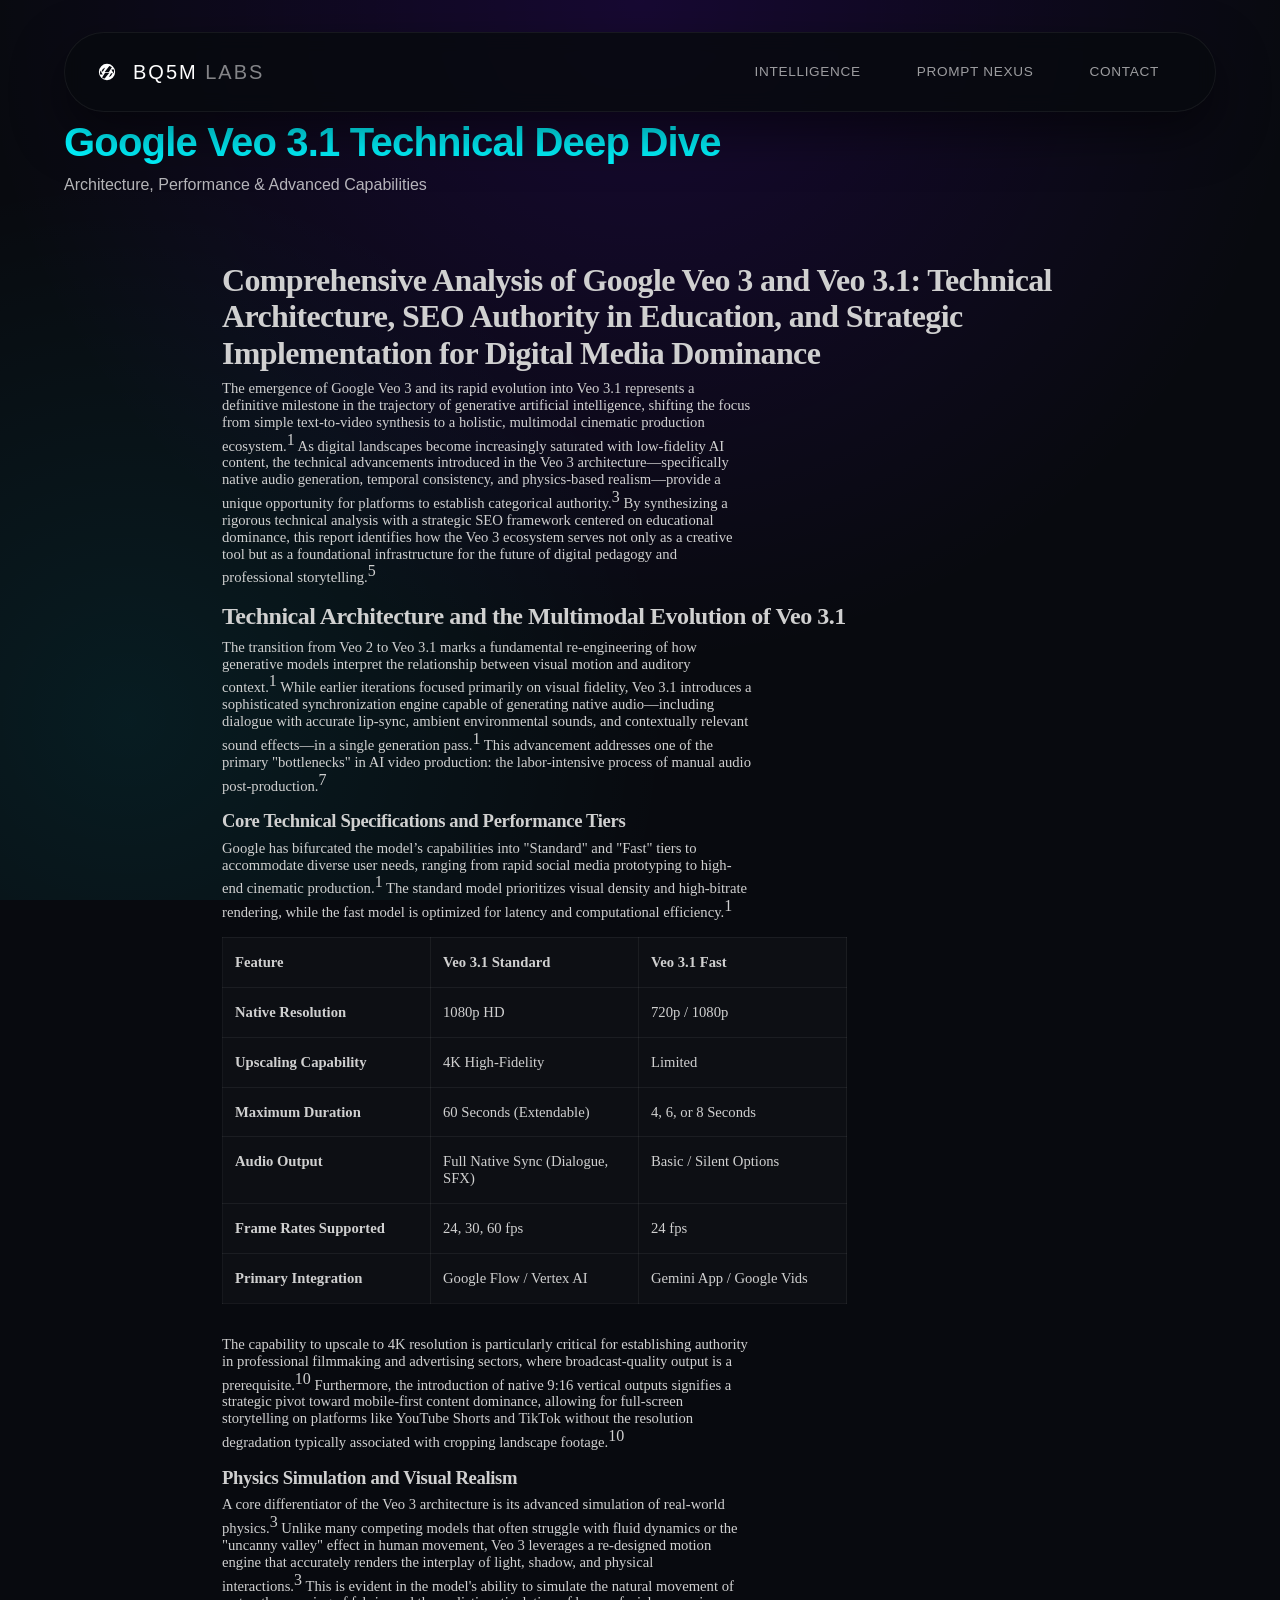
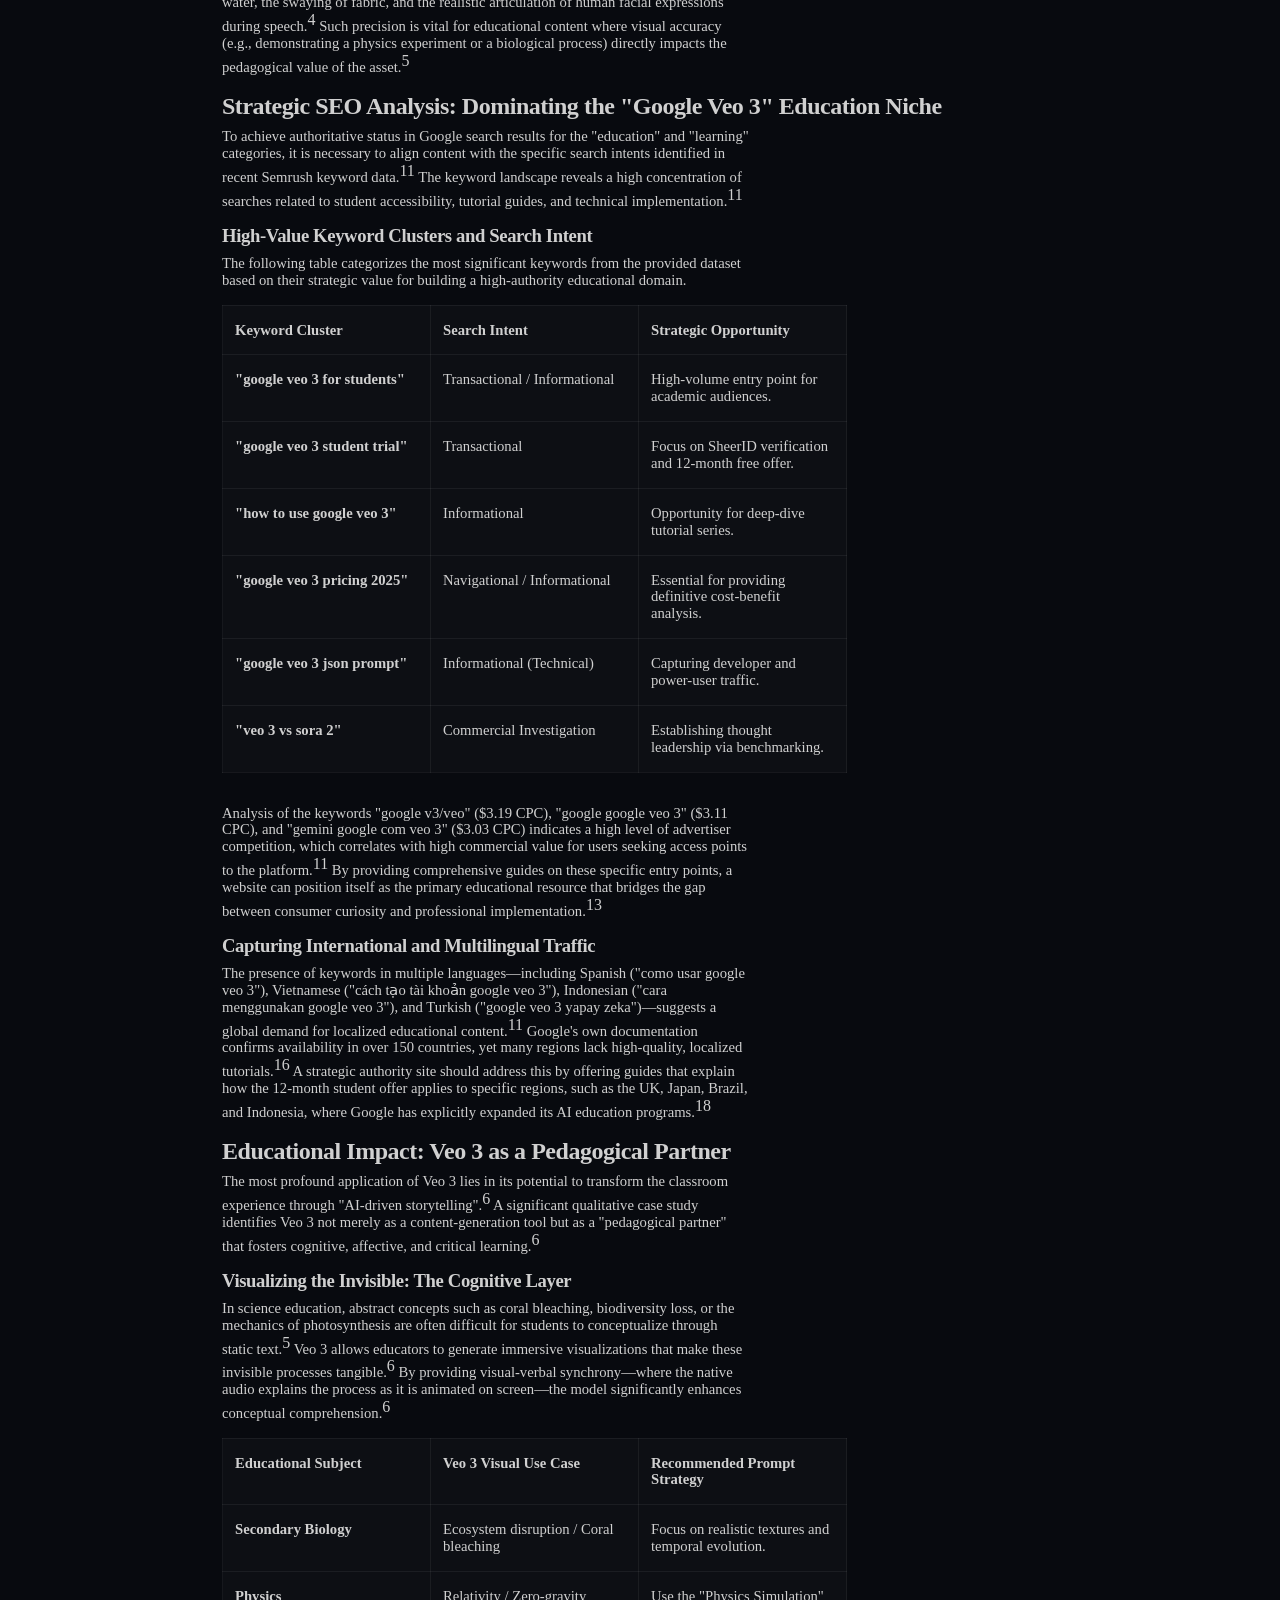
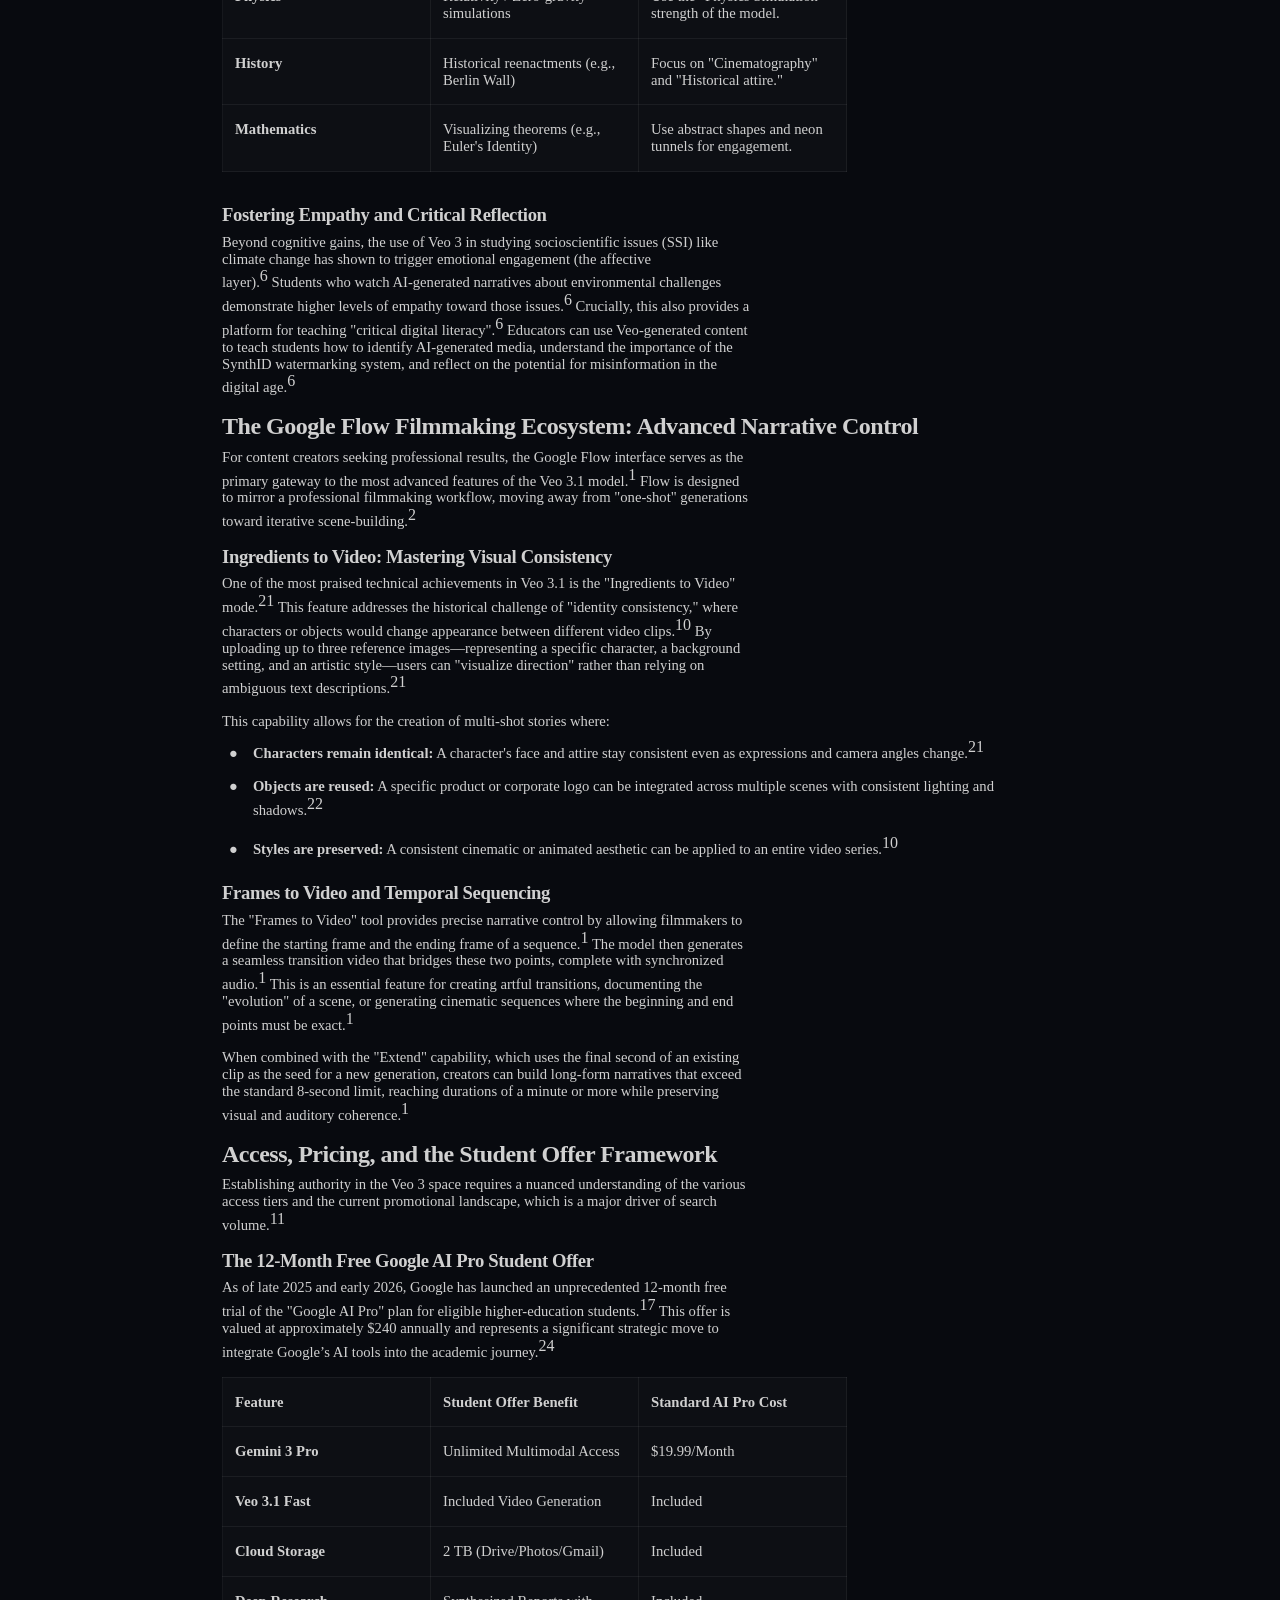
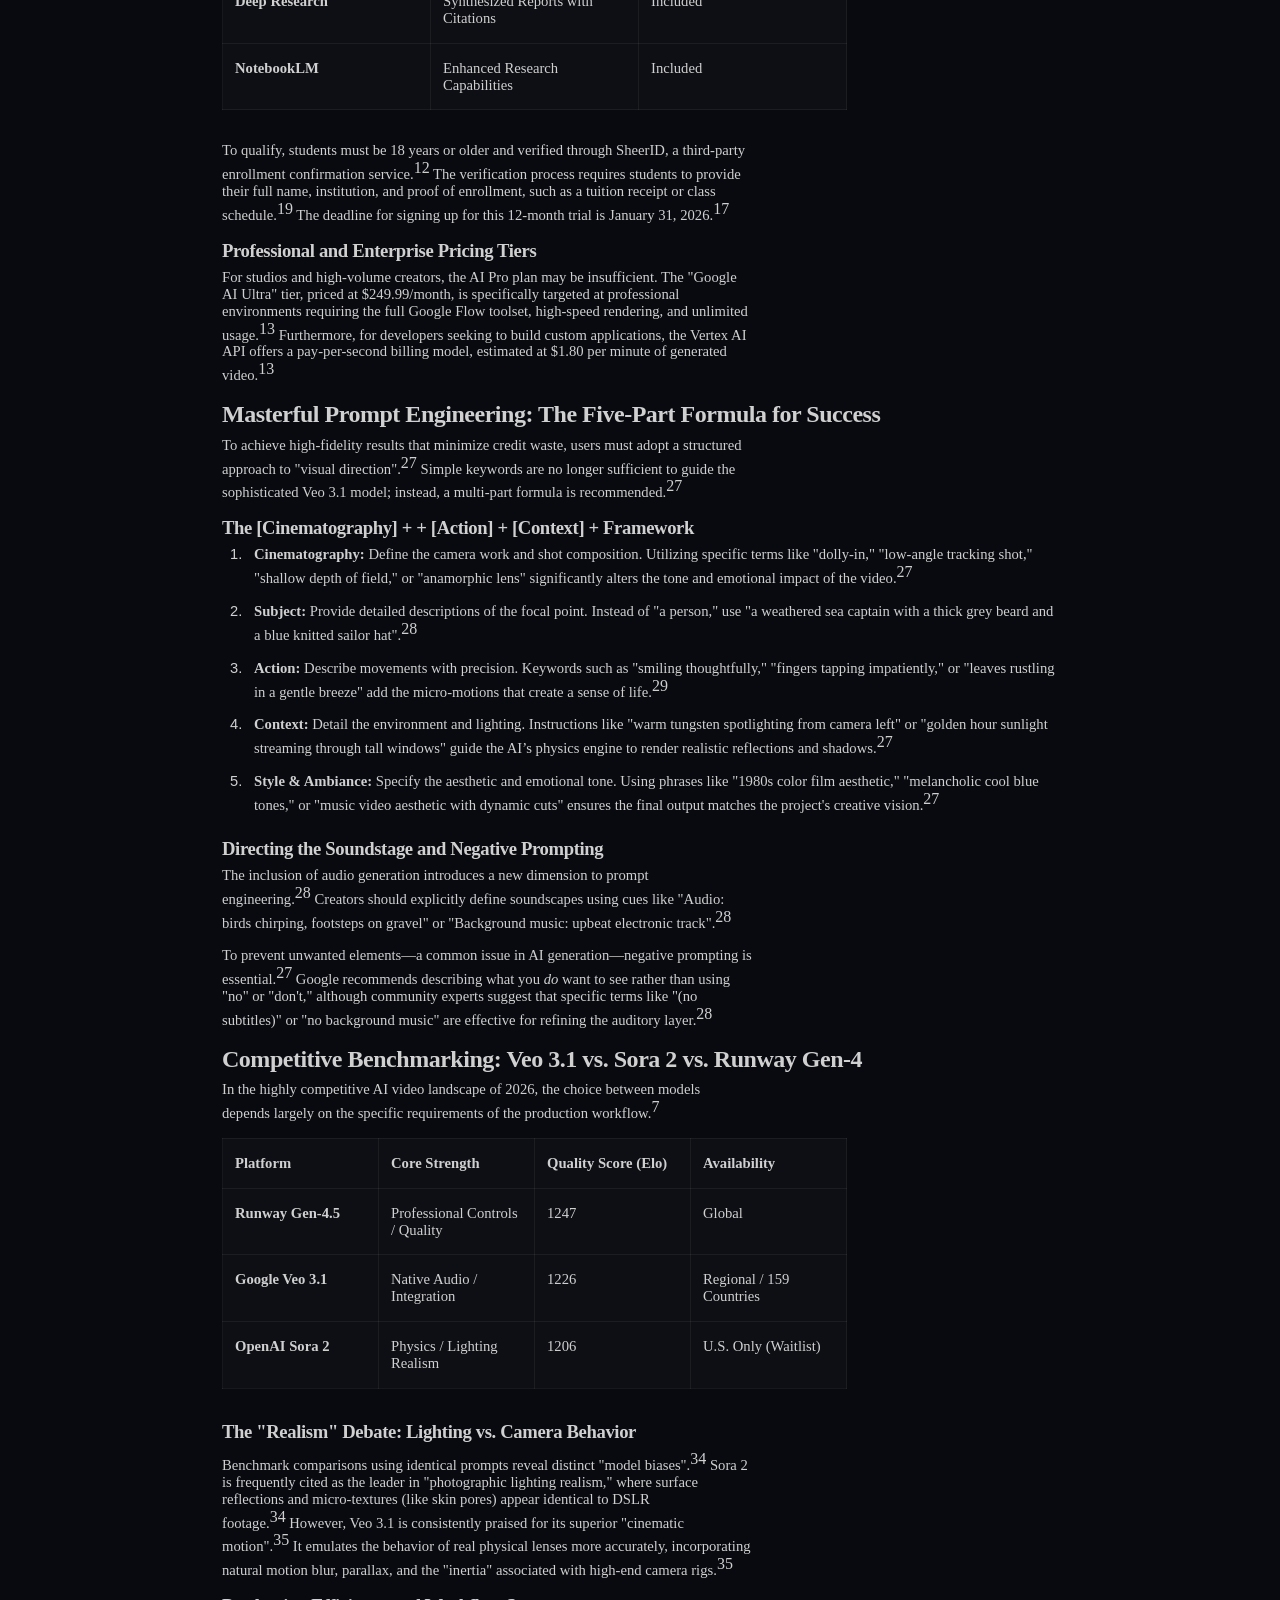
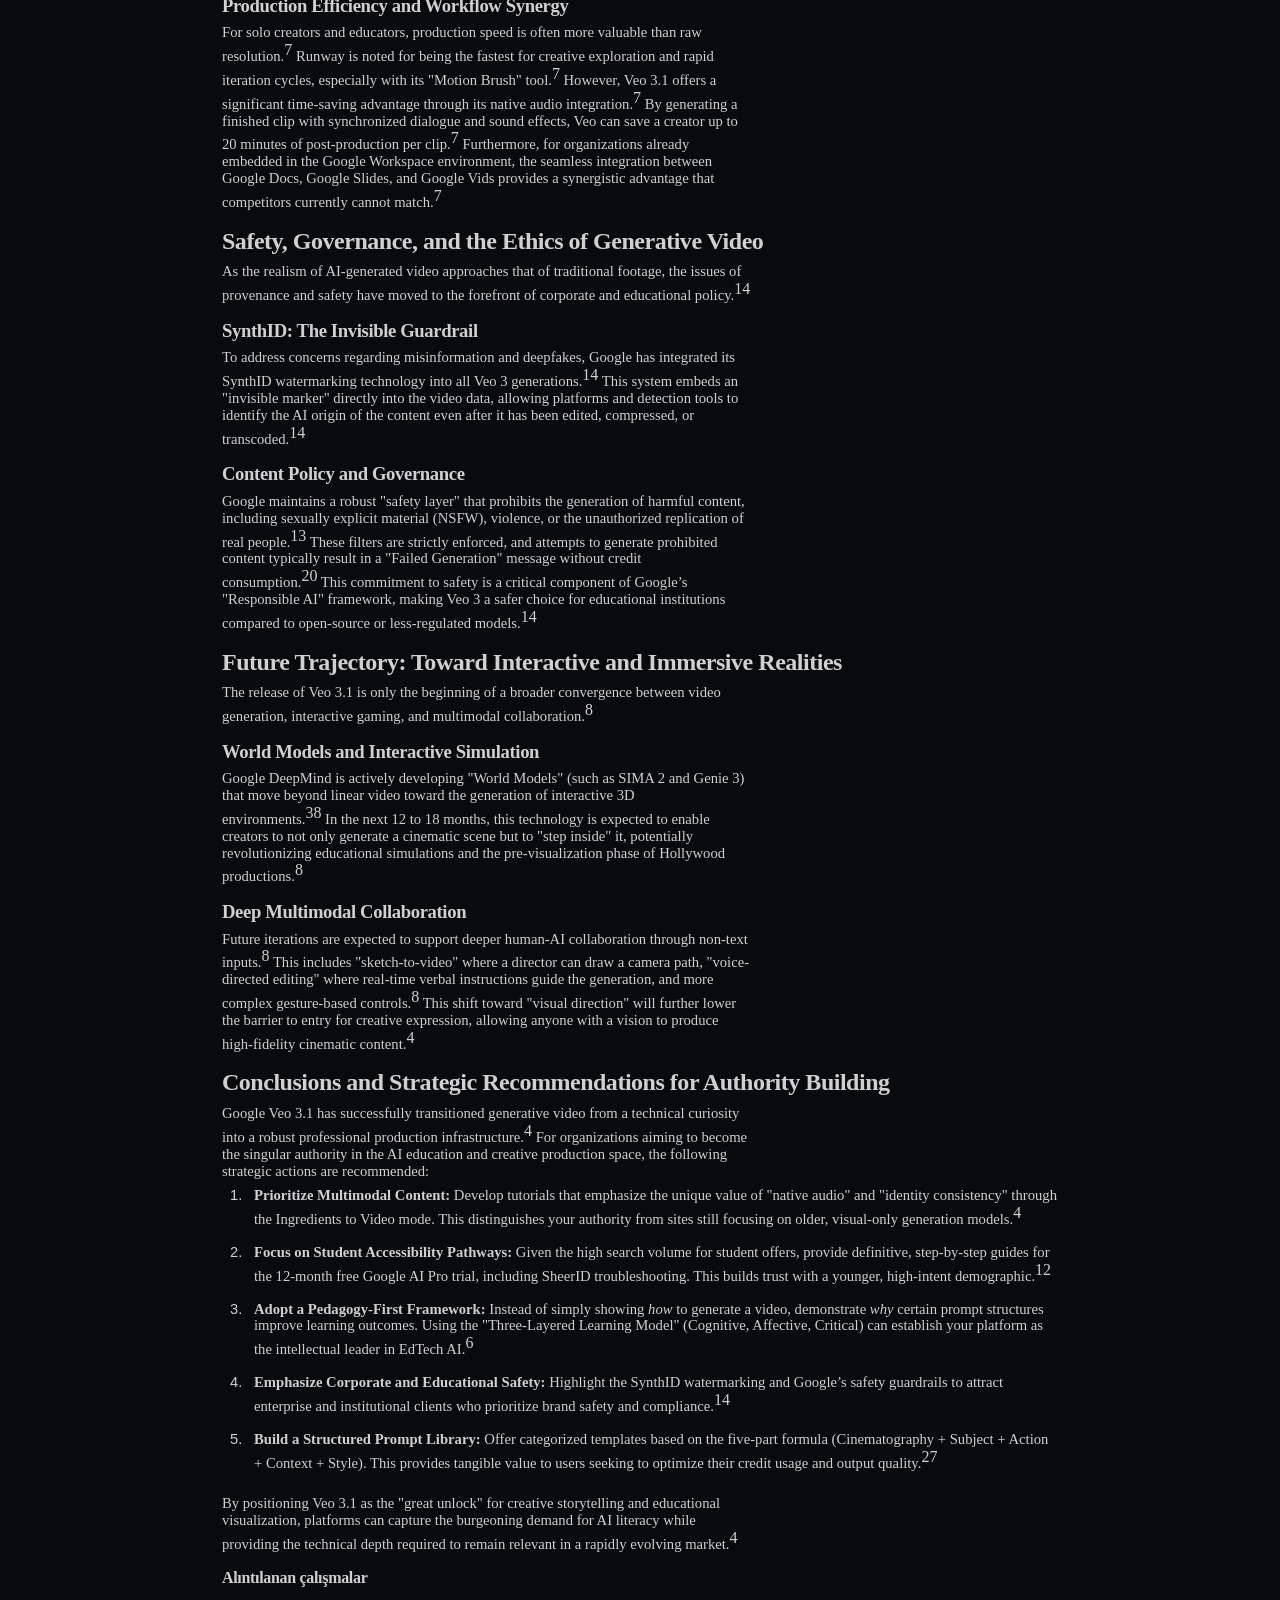
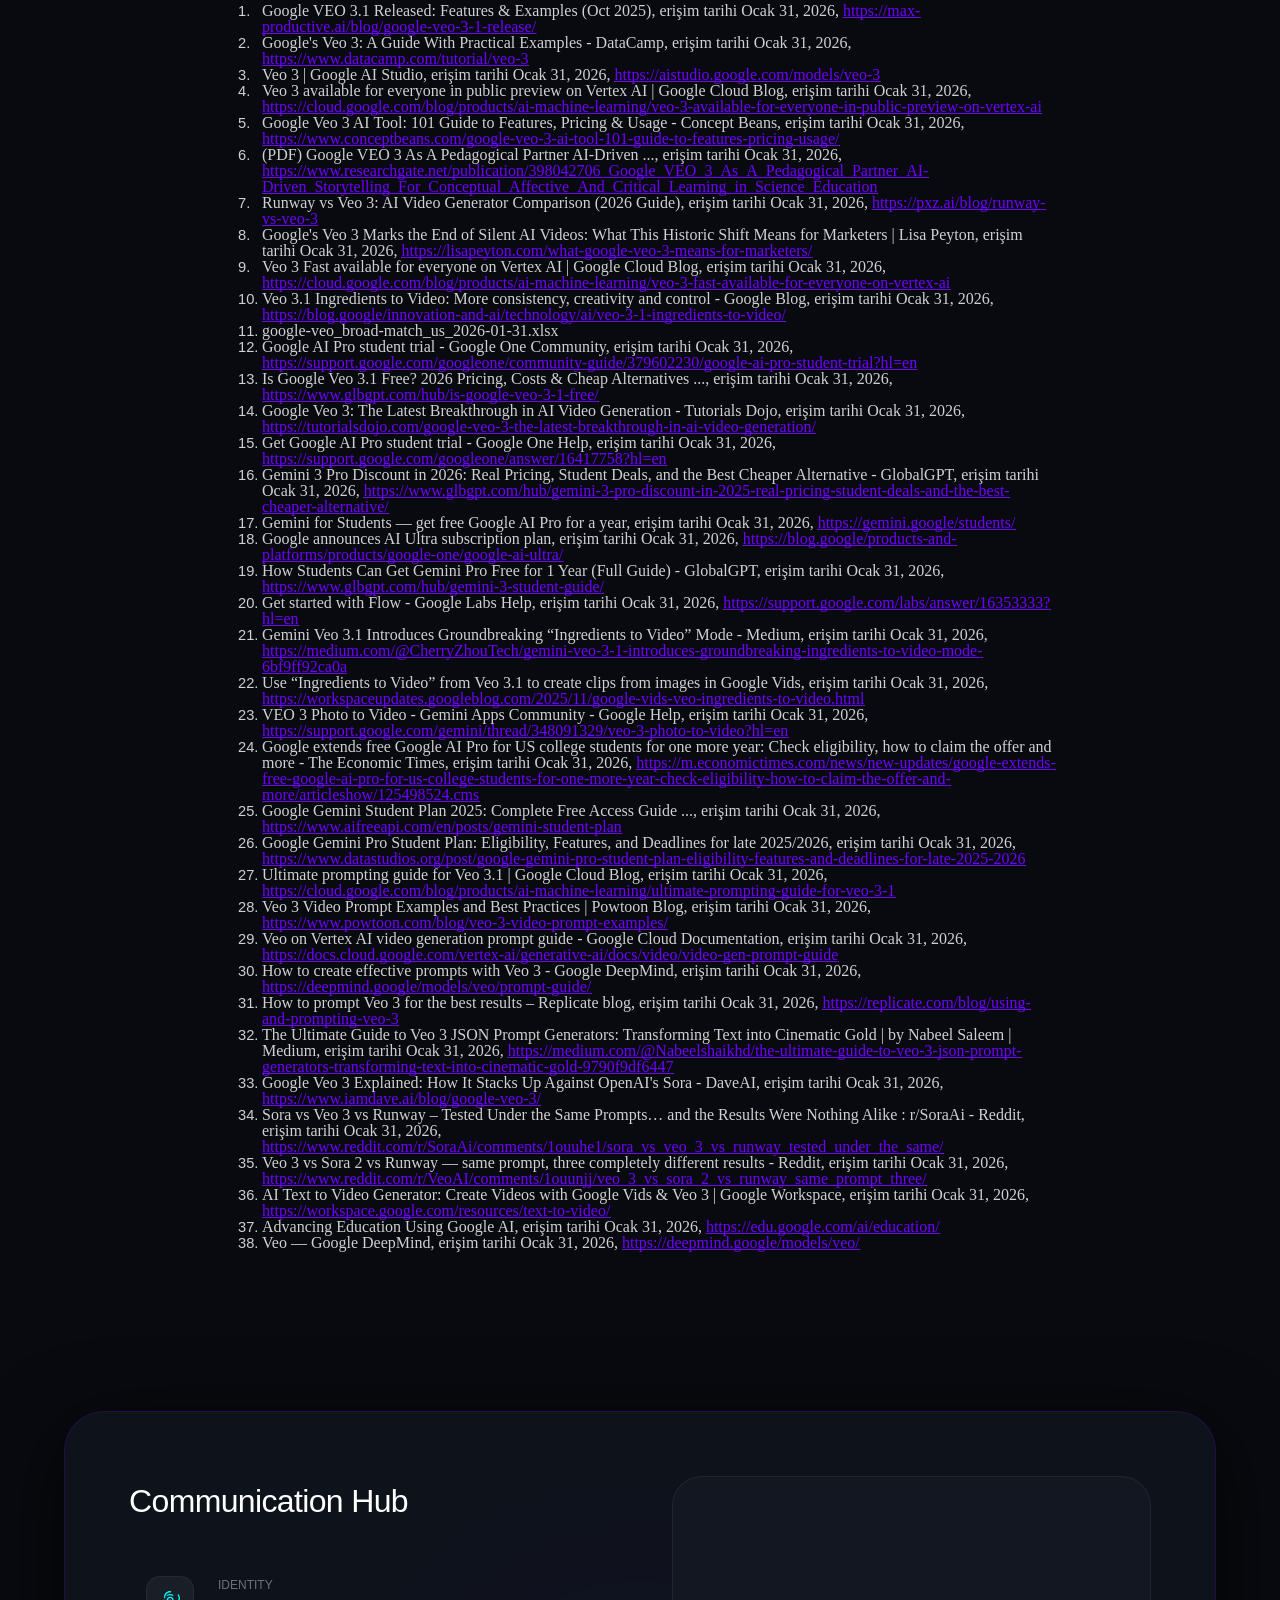
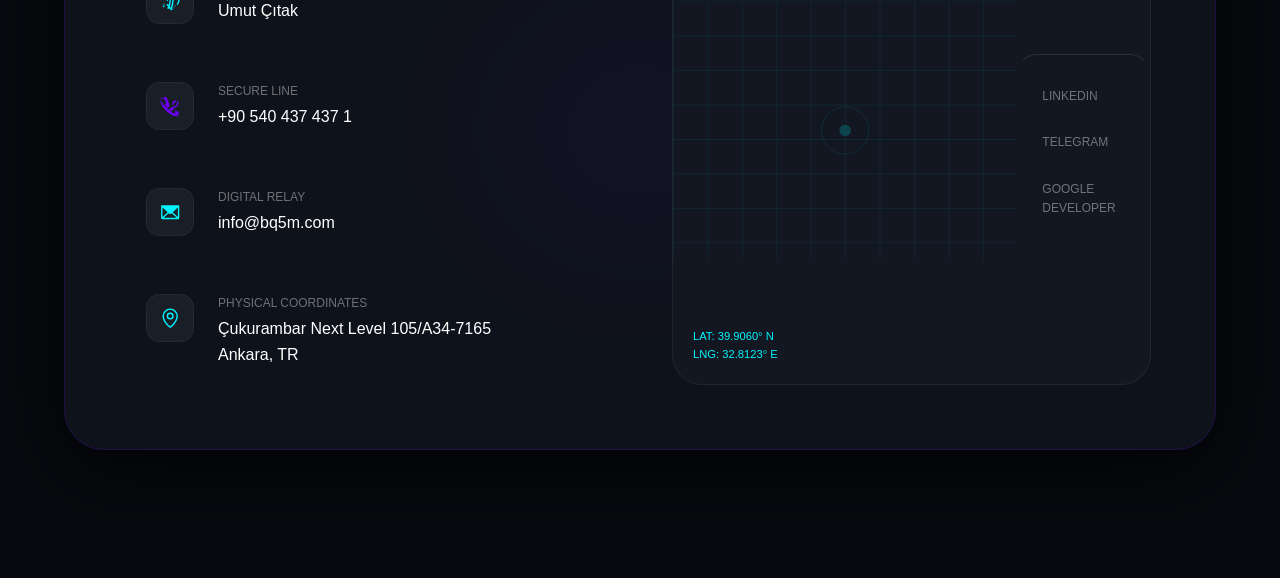
<file: report-veo-tech.html>
<!DOCTYPE html>
<html lang="en">

<head>
    <meta charset="UTF-8">
    <!-- Favicon -->
    <link rel="icon" type="image/svg+xml" href="favicon.svg">
    <link rel="alternate icon" href="favicon.ico">
    <link rel="apple-touch-icon" href="favicon.svg">

    <meta name="viewport" content="width=device-width, initial-scale=1.0, maximum-scale=5.0">
    <meta name="description" content="Comprehensive technical analysis of Google Veo 3.1: Advanced architecture breakdown, 4K upscaling capabilities, motion physics engine, benchmark comparisons vs Sora 2, API implementation guides, and performance optimization strategies.">
    <title>Google Veo 3.1 Technical Deep Dive: Architecture & Analysis</title>    
    <!-- Open Graph / Social Media -->
    <meta property="og:type" content="website">
    <meta property="og:url" content="https://bq5m.com/report-veo-tech.html">
    <meta property="og:title" content="Google Veo 3.1 Technical Deep Dive: Architecture & Analysis">
    <meta property="og:description" content="Comprehensive technical analysis of Google Veo 3.1: Advanced architecture breakdown, 4K upscaling capabilities, motion physics engine, benchmark comparisons vs Sora 2, API implementation guides, and performance optimization strategies.">
    <meta property="og:site_name" content="BQ5M Labs">
    <meta name="twitter:card" content="summary_large_image">
    <meta name="twitter:title" content="Google Veo 3.1 Technical Deep Dive: Architecture & Analysis">
    <meta name="twitter:description" content="Comprehensive technical analysis of Google Veo 3.1: Advanced architecture breakdown, 4K upscaling capabilities, motion physics engine, benchmark comparisons vs Sora 2, API implementation guides, and performance optimization strategies.">
    <noscript>
    </noscript>

    <!-- Defer non-critical CSS -->
    <link rel="preload" as="style" href="style.css">
    <link rel="stylesheet" href="style.css" media="print" onload="this.media='all'">
    <noscript><link rel="stylesheet" href="style.css"></noscript>
    <style>
        /* External Imports */
        @import url(https://themes.googleusercontent.com/fonts/css?kit=DFQxm4rd7fRHgM9OTejWVT5Vho6BE7M80rHXEVKqXWegg2XYR88pwOsaJkfiF7cJu5e0vFtnyLdhsxviZUUN-U0KZVwUvSK-LyXz4qcE1hc);

        /* Scoped Google Docs Styles */
        #google-report-2 .lst-kix_list_2-6>li:before {
            content: "\0025a0   "
        }

        #google-report-2 .lst-kix_list_2-7>li:before {
            content: "\0025a0   "
        }

        #google-report-2 ul.lst-kix_list_1-0 {
            list-style-type: none
        }

        #google-report-2 .lst-kix_list_2-4>li:before {
            content: "\0025a0   "
        }

        #google-report-2 .lst-kix_list_2-5>li:before {
            content: "\0025a0   "
        }

        #google-report-2 .lst-kix_list_2-8>li:before {
            content: "\0025a0   "
        }

        #google-report-2 ol.lst-kix_list_3-0 {
            list-style-type: none
        }

        #google-report-2 .lst-kix_list_3-0>li:before {
            content: "" counter(lst-ctn-kix_list_3-0, decimal) ". "
        }

        #google-report-2 .lst-kix_list_3-1>li:before {
            content: "\0025cb   "
        }

        #google-report-2 .lst-kix_list_3-2>li:before {
            content: "\0025a0   "
        }

        #google-report-2 ul.lst-kix_list_3-7 {
            list-style-type: none
        }

        #google-report-2 ul.lst-kix_list_3-8 {
            list-style-type: none
        }

        #google-report-2 .lst-kix_list_4-0>li {
            counter-increment: lst-ctn-kix_list_4-0
        }

        #google-report-2 ol.lst-kix_list_3-0.start {
            counter-reset: lst-ctn-kix_list_3-0 0
        }

        #google-report-2 ul.lst-kix_list_1-3 {
            list-style-type: none
        }

        #google-report-2 ul.lst-kix_list_3-1 {
            list-style-type: none
        }

        #google-report-2 .lst-kix_list_3-5>li:before {
            content: "\0025a0   "
        }

        #google-report-2 ul.lst-kix_list_1-4 {
            list-style-type: none
        }

        #google-report-2 ul.lst-kix_list_3-2 {
            list-style-type: none
        }

        #google-report-2 ul.lst-kix_list_1-1 {
            list-style-type: none
        }

        #google-report-2 .lst-kix_list_3-4>li:before {
            content: "\0025a0   "
        }

        #google-report-2 ul.lst-kix_list_1-2 {
            list-style-type: none
        }

        #google-report-2 ul.lst-kix_list_1-7 {
            list-style-type: none
        }

        #google-report-2 .lst-kix_list_3-3>li:before {
            content: "\0025a0   "
        }

        #google-report-2 ul.lst-kix_list_3-5 {
            list-style-type: none
        }

        #google-report-2 ul.lst-kix_list_1-8 {
            list-style-type: none
        }

        #google-report-2 ul.lst-kix_list_3-6 {
            list-style-type: none
        }

        #google-report-2 ul.lst-kix_list_1-5 {
            list-style-type: none
        }

        #google-report-2 ul.lst-kix_list_3-3 {
            list-style-type: none
        }

        #google-report-2 ul.lst-kix_list_1-6 {
            list-style-type: none
        }

        #google-report-2 ul.lst-kix_list_3-4 {
            list-style-type: none
        }

        #google-report-2 .lst-kix_list_3-8>li:before {
            content: "\0025a0   "
        }

        #google-report-2 .lst-kix_list_2-0>li {
            counter-increment: lst-ctn-kix_list_2-0
        }

        #google-report-2 .lst-kix_list_4-0>li:before {
            content: "" counter(lst-ctn-kix_list_4-0, decimal) ". "
        }

        #google-report-2 .lst-kix_list_4-1>li:before {
            content: "\0025cb   "
        }

        #google-report-2 .lst-kix_list_3-6>li:before {
            content: "\0025a0   "
        }

        #google-report-2 .lst-kix_list_3-7>li:before {
            content: "\0025a0   "
        }

        #google-report-2 .lst-kix_list_4-4>li:before {
            content: "\0025a0   "
        }

        #google-report-2 .lst-kix_list_4-3>li:before {
            content: "\0025a0   "
        }

        #google-report-2 .lst-kix_list_4-5>li:before {
            content: "\0025a0   "
        }

        #google-report-2 .lst-kix_list_4-2>li:before {
            content: "\0025a0   "
        }

        #google-report-2 .lst-kix_list_4-6>li:before {
            content: "\0025a0   "
        }

        #google-report-2 ol.lst-kix_list_4-0 {
            list-style-type: none
        }

        #google-report-2 ol.lst-kix_list_2-0 {
            list-style-type: none
        }

        #google-report-2 .lst-kix_list_4-8>li:before {
            content: "\0025a0   "
        }

        #google-report-2 .lst-kix_list_4-7>li:before {
            content: "\0025a0   "
        }

        #google-report-2 ul.lst-kix_list_4-8 {
            list-style-type: none
        }

        #google-report-2 ul.lst-kix_list_4-6 {
            list-style-type: none
        }

        #google-report-2 ul.lst-kix_list_2-8 {
            list-style-type: none
        }

        #google-report-2 ul.lst-kix_list_4-7 {
            list-style-type: none
        }

        #google-report-2 ul.lst-kix_list_2-2 {
            list-style-type: none
        }

        #google-report-2 ul.lst-kix_list_4-1 {
            list-style-type: none
        }

        #google-report-2 .lst-kix_list_1-0>li:before {
            content: "\0025cf   "
        }

        #google-report-2 ul.lst-kix_list_2-3 {
            list-style-type: none
        }

        #google-report-2 ul.lst-kix_list_2-1 {
            list-style-type: none
        }

        #google-report-2 ul.lst-kix_list_4-4 {
            list-style-type: none
        }

        #google-report-2 ul.lst-kix_list_2-6 {
            list-style-type: none
        }

        #google-report-2 ul.lst-kix_list_4-5 {
            list-style-type: none
        }

        #google-report-2 .lst-kix_list_1-1>li:before {
            content: "\0025cb   "
        }

        #google-report-2 .lst-kix_list_1-2>li:before {
            content: "\0025a0   "
        }

        #google-report-2 ol.lst-kix_list_2-0.start {
            counter-reset: lst-ctn-kix_list_2-0 0
        }

        #google-report-2 ul.lst-kix_list_2-7 {
            list-style-type: none
        }

        #google-report-2 ul.lst-kix_list_4-2 {
            list-style-type: none
        }

        #google-report-2 ul.lst-kix_list_2-4 {
            list-style-type: none
        }

        #google-report-2 ul.lst-kix_list_4-3 {
            list-style-type: none
        }

        #google-report-2 ul.lst-kix_list_2-5 {
            list-style-type: none
        }

        #google-report-2 .lst-kix_list_1-3>li:before {
            content: "\0025a0   "
        }

        #google-report-2 .lst-kix_list_1-4>li:before {
            content: "\0025a0   "
        }

        #google-report-2 .lst-kix_list_3-0>li {
            counter-increment: lst-ctn-kix_list_3-0
        }

        #google-report-2 .lst-kix_list_1-7>li:before {
            content: "\0025a0   "
        }

        #google-report-2 ol.lst-kix_list_4-0.start {
            counter-reset: lst-ctn-kix_list_4-0 0
        }

        #google-report-2 .lst-kix_list_1-5>li:before {
            content: "\0025a0   "
        }

        #google-report-2 .lst-kix_list_1-6>li:before {
            content: "\0025a0   "
        }

        #google-report-2 li.li-bullet-0:before {
            margin-left: -18pt;
            white-space: nowrap;
            display: inline-block;
            min-width: 18pt
        }

        #google-report-2 .lst-kix_list_2-0>li:before {
            content: "" counter(lst-ctn-kix_list_2-0, decimal) ". "
        }

        #google-report-2 .lst-kix_list_2-1>li:before {
            content: "\0025cb   "
        }

        #google-report-2 .lst-kix_list_1-8>li:before {
            content: "\0025a0   "
        }

        #google-report-2 .lst-kix_list_2-2>li:before {
            content: "\0025a0   "
        }

        #google-report-2 .lst-kix_list_2-3>li:before {
            content: "\0025a0   "
        }

        #google-report-2 ol {
            margin: 0;
            padding: 0
        }

        #google-report-2 table td,
        #google-report-2 table th {
            padding: 0
        }

        #google-report-2 .c3 {
            border-right-style: solid;
            padding: 6pt 9pt 6pt 9pt;
            border-bottom-color: #000000;
            border-top-width: 1pt;
            border-right-width: 1pt;
            border-left-color: #000000;
            vertical-align: top;
            border-right-color: #000000;
            border-left-width: 1pt;
            border-top-style: solid;
            background-color: #f8fafd;
            border-left-style: solid;
            border-bottom-width: 1pt;
            width: 156pt;
            border-top-color: #000000;
            border-bottom-style: solid
        }

        #google-report-2 .c25 {
            border-right-style: solid;
            padding: 6pt 9pt 6pt 9pt;
            border-bottom-color: #000000;
            border-top-width: 1pt;
            border-right-width: 1pt;
            border-left-color: #000000;
            vertical-align: top;
            border-right-color: #000000;
            border-left-width: 1pt;
            border-top-style: solid;
            background-color: #f8fafd;
            border-left-style: solid;
            border-bottom-width: 1pt;
            width: 117pt;
            border-top-color: #000000;
            border-bottom-style: solid
        }

        #google-report-2 .c1 {
            -webkit-text-decoration-skip: none;
            color: #0000ee;
            font-weight: 400;
            text-decoration: underline;
            vertical-align: baseline;
            text-decoration-skip-ink: none;
            font-size: 12pt;
            font-family: "Google Sans";
            font-style: normal
        }

        #google-report-2 .c4 {
            color: #1f1f1f;
            font-weight: 700;
            text-decoration: none;
            vertical-align: baseline;
            font-size: 11pt;
            font-family: "Google Sans Text";
            font-style: normal
        }

        #google-report-2 .c8 {
            color: #1f1f1f;
            font-weight: 400;
            text-decoration: none;
            vertical-align: baseline;
            font-size: 11pt;
            font-family: "Google Sans Text";
            font-style: normal
        }

        #google-report-2 .c17 {
            color: #1f1f1f;
            font-weight: 700;
            text-decoration: none;
            vertical-align: baseline;
            font-size: 18pt;
            font-family: "Google Sans";
            font-style: normal
        }

        #google-report-2 .c27 {
            color: #1f1f1f;
            font-weight: 700;
            text-decoration: none;
            vertical-align: baseline;
            font-size: 24pt;
            font-family: "Google Sans";
            font-style: normal
        }

        #google-report-2 .c12 {
            color: #444746;
            font-weight: 400;
            text-decoration: none;
            vertical-align: super;
            font-size: 12pt;
            font-family: "Google Sans Text";
            font-style: normal
        }

        #google-report-2 .c15 {
            color: #1f1f1f;
            font-weight: 700;
            text-decoration: none;
            vertical-align: baseline;
            font-size: 14pt;
            font-family: "Google Sans";
            font-style: normal
        }

        #google-report-2 .c10 {
            -webkit-text-decoration-skip: none;
            color: #0000ee;
            font-weight: 400;
            text-decoration: underline;
            text-decoration-skip-ink: none;
            font-size: 12pt;
            font-family: "Google Sans"
        }

        #google-report-2 .c7 {
            margin-left: 30pt;
            padding-top: 0pt;
            padding-bottom: 0pt;
            line-height: 1.0;
            padding-left: 0pt;
            text-align: left
        }

        #google-report-2 .c0 {
            margin-left: 24pt;
            padding-top: 6pt;
            padding-bottom: 6pt;
            line-height: 1.149999976158142;
            padding-left: 0pt;
            text-align: left
        }

        #google-report-2 .c21 {
            vertical-align: super;
            font-size: 12pt;
            font-family: "Google Sans Text";
            color: #444746;
            font-weight: 400
        }

        #google-report-2 .c6 {
            padding-top: 6pt;
            padding-bottom: 6pt;
            line-height: 1.149999976158142;
            text-align: left
        }

        #google-report-2 .c22 {
            color: #000000;
            text-decoration: none;
            vertical-align: baseline;
            font-style: normal
        }

        #google-report-2 .c31 {
            padding-top: 24pt;
            padding-bottom: 6pt;
            line-height: 1.149999976158142;
            text-align: left
        }

        #google-report-2 .c23 {
            padding-top: 12pt;
            padding-bottom: 6pt;
            line-height: 1.149999976158142;
            text-align: left
        }

        #google-report-2 .c2 {
            padding-top: 0pt;
            padding-bottom: 12pt;
            line-height: 1.149999976158142;
            text-align: left
        }

        #google-report-2 .c18 {
            border-spacing: 0;
            border-collapse: collapse;
            margin-right: auto
        }

        #google-report-2 .c30 {
            padding-top: 12pt;
            padding-bottom: 12.8pt;
            line-height: 1.149999976158142;
            text-align: left
        }

        #google-report-2 .c13 {
            padding-top: 24pt;
            padding-bottom: 12pt;
            line-height: 1.149999976158142;
            text-align: left
        }

        #google-report-2 .c29 {
            padding-top: 0pt;
            padding-bottom: 12.8pt;
            line-height: 1.0;
            text-align: left
        }

        #google-report-2 .c5 {
            padding-top: 0pt;
            padding-bottom: 6pt;
            line-height: 1.149999976158142;
            text-align: left
        }

        #google-report-2 .c16 {
            color: #1f1f1f;
            font-weight: 700;
            font-family: "Google Sans Text"
        }

        #google-report-2 .c32 {
            background-color: #ffffff;
            max-width: 468pt;
            padding: 72pt 72pt 72pt 72pt
        }

        #google-report-2 .c11 {
            color: #1f1f1f;
            font-weight: 400;
            font-family: "Google Sans Text"
        }

        #google-report-2 .c14 {
            font-size: 12pt;
            font-weight: 400;
            font-family: "Google Sans"
        }

        #google-report-2 .c26 {
            font-weight: 700;
            font-size: 12pt;
            font-family: "Google Sans"
        }

        #google-report-2 .c33 {
            margin-left: 24pt;
            padding-left: 0pt
        }

        #google-report-2 .c24 {
            margin-left: 23.2pt;
            padding-left: 0pt
        }

        #google-report-2 .c20 {
            padding: 0;
            margin: 0
        }

        #google-report-2 .c9 {
            color: inherit;
            text-decoration: inherit
        }

        #google-report-2 .c28 {
            font-style: italic
        }

        #google-report-2 .c19 {
            height: 0pt
        }

        #google-report-2 .title {
            padding-top: 24pt;
            color: #000000;
            font-weight: 700;
            font-size: 36pt;
            padding-bottom: 6pt;
            font-family: "Arial";
            line-height: 1.0;
            page-break-after: avoid;
            text-align: left
        }

        #google-report-2 .subtitle {
            padding-top: 18pt;
            color: #666666;
            font-size: 24pt;
            padding-bottom: 4pt;
            font-family: "Georgia";
            line-height: 1.0;
            page-break-after: avoid;
            font-style: italic;
            text-align: left
        }

        #google-report-2 li {
            color: #000000;
            font-size: 11pt;
            font-family: "Arial"
        }

        #google-report-2 p {
            margin: 0;
            color: #000000;
            font-size: 11pt;
            font-family: "Arial"
        }

        #google-report-2 h1 {
            padding-top: 12pt;
            color: #000000;
            font-weight: 700;
            font-size: 24pt;
            padding-bottom: 12pt;
            font-family: "Arial";
            line-height: 1.0;
            text-align: left
        }

        #google-report-2 h2 {
            padding-top: 11.2pt;
            color: #000000;
            font-weight: 700;
            font-size: 18pt;
            padding-bottom: 11.2pt;
            font-family: "Arial";
            line-height: 1.0;
            text-align: left
        }

        #google-report-2 h3 {
            padding-top: 12pt;
            color: #000000;
            font-weight: 700;
            font-size: 14pt;
            padding-bottom: 12pt;
            font-family: "Arial";
            line-height: 1.0;
            text-align: left
        }

        #google-report-2 h4 {
            padding-top: 12.8pt;
            color: #000000;
            font-weight: 700;
            font-size: 12pt;
            padding-bottom: 12.8pt;
            font-family: "Arial";
            line-height: 1.0;
            text-align: left
        }

        #google-report-2 h5 {
            padding-top: 12.8pt;
            color: #000000;
            font-weight: 700;
            font-size: 9pt;
            padding-bottom: 12.8pt;
            font-family: "Arial";
            line-height: 1.0;
            text-align: left
        }

        #google-report-2 h6 {
            padding-top: 18pt;
            color: #000000;
            font-weight: 700;
            font-size: 8pt;
            padding-bottom: 18pt;
            font-family: "Arial";
            line-height: 1.0;
            text-align: left
        }

        /* Overrides to make text readable on dark background if necessary */
        #google-report-2 p,
        #google-report-2 span,
        #google-report-2 h1,
        #google-report-2 h2,
        #google-report-2 h3,
        #google-report-2 li {
            /* Resets handled by specific overrides below */
        }

        /* Force Text Color Override for Antigravity Look */
        #google-report-2 {
            color: #e0e0e0 !important;
            padding: 2rem;
        }

        #google-report-2 h1,
        #google-report-2 h2,
        #google-report-2 h3,
        #google-report-2 h4 {
            color: var(--neon-cyan) !important;
        }

        #google-report-2 span,
        #google-report-2 p,
        #google-report-2 li {
            color: #d0d0d0 !important;
            background-color: transparent !important;
        }

        #google-report-2 table td,
        #google-report-2 table th {
            border-color: var(--glass-border) !important;
            background-color: rgba(255, 255, 255, 0.02) !important;
        }

        #google-report-2 a {
            color: var(--neon-iris) !important;
        }

        /* MOBILE OVERRIDES */
        @media (max-width: 900px) {
            #google-report-2 [class*="c"] {
                padding: 0 !important;
                max-width: 100% !important;
                width: 100% !important;
            }

            #google-report-2 {
                padding: 1rem !important;
            }

            .article-body {
                padding: 0 1rem;
            }

            /* Fix for cutoff tables on mobile */
            #google-report-2 table {
                display: block;
                width: 100%;
                overflow-x: auto;
                -webkit-overflow-scrolling: touch;
            }
        }
    </style>
</head>

<body>
    <div class="app-container">
        <!-- NEURO-HEADER -->
        <header class="site-header">
            <a href="index.html" class="brand">
                <svg xmlns="http://www.w3.org/2000/svg" width="1em" height="1em" fill="currentColor" viewBox="0 0 256 256"><path d="M201.54,54.46A104,104,0,0,0,54.46,201.54,104,104,0,0,0,201.54,54.46ZM190.23,65.78,152.58,128H98.12l59.57-76.59A88.5,88.5,0,0,1,190.23,65.78Zm-85.11,4.81L75.71,120H55.36A88.41,88.41,0,0,1,105.12,70.59ZM40,128a87.53,87.53,0,0,1,2.26-19.68L72.88,160H40.23A87.77,87.77,0,0,1,40,128Zm25.54,70.22L103.42,136h54.46l-59.57,76.59A88.5,88.5,0,0,1,65.77,198.22Zm85.11-4.81L180.29,144h20.35A88.41,88.41,0,0,1,150.88,193.41ZM216,128a87.53,87.53,0,0,1-2.26,19.68L183.12,96h32.65A87.77,87.77,0,0,1,216,128Z"/></svg>
                <span>BQ5M <span style="opacity:0.5; font-weight:300;">LABS</span></span>
            </a>
            <nav class="nav-links">
                <a href="index.html" class="nav-link">Intelligence</a>
                <a href="tool-prompt-library.html" class="nav-link">Prompt Nexus</a>
                <a href="#contact" class="nav-link">Contact</a>
            </nav>
        </header>

        <!-- MAIN CONTENT -->
        <main class="page-content" style="padding-top:120px;">
            <div class="article-container">
                <!-- Original Content Injected Here -->
                                <!-- H1 Wrapper for SEO -->
                <div style="margin-bottom:2rem;">
                    <h1 style="font-size:2.5rem; color:var(--neon-cyan); margin-bottom:0.5rem;">Google Veo 3.1 Technical Deep Dive</h1>
                    <p style="color:rgba(255,255,255,0.7); font-size:1rem;">Architecture, Performance & Advanced Capabilities</p>
                </div>
                <div id="google-report-2" class="article-body" style="max-width:900px; margin:0 auto;">
                    <h1 class="c5"><span class="c27">Comprehensive Analysis of Google Veo 3 and Veo 3.1: Technical
                            Architecture, SEO Authority in Education, and Strategic Implementation for Digital Media
                            Dominance</span></h1>
                    <p class="c2"><span class="c11">The emergence of Google Veo 3 and its rapid evolution into Veo 3.1
                            represents a definitive milestone in the trajectory of generative artificial intelligence,
                            shifting the focus from simple text-to-video synthesis to a holistic, multimodal cinematic
                            production ecosystem.</span><span class="c21">1</span><span class="c11">&nbsp;As digital
                            landscapes become increasingly saturated with low-fidelity AI content, the technical
                            advancements introduced in the Veo 3 architecture&mdash;specifically native audio
                            generation, temporal consistency, and physics-based realism&mdash;provide a unique
                            opportunity for platforms to establish categorical authority.</span><span
                            class="c21">3</span><span class="c11">&nbsp;By synthesizing a rigorous technical analysis
                            with a strategic SEO framework centered on educational dominance, this report identifies how
                            the Veo 3 ecosystem serves not only as a creative tool but as a foundational infrastructure
                            for the future of digital pedagogy and professional storytelling.</span><span
                            class="c12">5</span></p>
                    <h2 class="c5"><span class="c17">Technical Architecture and the Multimodal Evolution of Veo
                            3.1</span></h2>
                    <p class="c2"><span class="c11">The transition from Veo 2 to Veo 3.1 marks a fundamental
                            re-engineering of how generative models interpret the relationship between visual motion and
                            auditory context.</span><span class="c21">1</span><span class="c11">&nbsp;While earlier
                            iterations focused primarily on visual fidelity, Veo 3.1 introduces a sophisticated
                            synchronization engine capable of generating native audio&mdash;including dialogue with
                            accurate lip-sync, ambient environmental sounds, and contextually relevant sound
                            effects&mdash;in a single generation pass.</span><span class="c21">1</span><span
                            class="c11">&nbsp;This advancement addresses one of the primary &quot;bottlenecks&quot; in
                            AI video production: the labor-intensive process of manual audio
                            post-production.</span><span class="c12">7</span></p>
                    <h3 class="c5"><span class="c15">Core Technical Specifications and Performance Tiers</span></h3>
                    <p class="c2"><span class="c11">Google has bifurcated the model&rsquo;s capabilities into
                            &quot;Standard&quot; and &quot;Fast&quot; tiers to accommodate diverse user needs, ranging
                            from rapid social media prototyping to high-end cinematic production.</span><span
                            class="c21">1</span><span class="c11">&nbsp;The standard model prioritizes visual density
                            and high-bitrate rendering, while the fast model is optimized for latency and computational
                            efficiency.</span><span class="c12">1</span></p>
                    <table class="c18">
                        <tr class="c19">
                            <td class="c3" colspan="1" rowspan="1">
                                <p class="c6"><span class="c4">Feature</span></p>
                            </td>
                            <td class="c3" colspan="1" rowspan="1">
                                <p class="c6"><span class="c4">Veo 3.1 Standard</span></p>
                            </td>
                            <td class="c3" colspan="1" rowspan="1">
                                <p class="c6"><span class="c4">Veo 3.1 Fast</span></p>
                            </td>
                        </tr>
                        <tr class="c19">
                            <td class="c3" colspan="1" rowspan="1">
                                <p class="c6"><span class="c4">Native Resolution</span></p>
                            </td>
                            <td class="c3" colspan="1" rowspan="1">
                                <p class="c6"><span class="c8">1080p HD</span></p>
                            </td>
                            <td class="c3" colspan="1" rowspan="1">
                                <p class="c6"><span class="c8">720p / 1080p</span></p>
                            </td>
                        </tr>
                        <tr class="c19">
                            <td class="c3" colspan="1" rowspan="1">
                                <p class="c6"><span class="c4">Upscaling Capability</span></p>
                            </td>
                            <td class="c3" colspan="1" rowspan="1">
                                <p class="c6"><span class="c8">4K High-Fidelity</span></p>
                            </td>
                            <td class="c3" colspan="1" rowspan="1">
                                <p class="c6"><span class="c8">Limited</span></p>
                            </td>
                        </tr>
                        <tr class="c19">
                            <td class="c3" colspan="1" rowspan="1">
                                <p class="c6"><span class="c4">Maximum Duration</span></p>
                            </td>
                            <td class="c3" colspan="1" rowspan="1">
                                <p class="c6"><span class="c8">60 Seconds (Extendable)</span></p>
                            </td>
                            <td class="c3" colspan="1" rowspan="1">
                                <p class="c6"><span class="c8">4, 6, or 8 Seconds</span></p>
                            </td>
                        </tr>
                        <tr class="c19">
                            <td class="c3" colspan="1" rowspan="1">
                                <p class="c6"><span class="c4">Audio Output</span></p>
                            </td>
                            <td class="c3" colspan="1" rowspan="1">
                                <p class="c6"><span class="c8">Full Native Sync (Dialogue, SFX)</span></p>
                            </td>
                            <td class="c3" colspan="1" rowspan="1">
                                <p class="c6"><span class="c8">Basic / Silent Options</span></p>
                            </td>
                        </tr>
                        <tr class="c19">
                            <td class="c3" colspan="1" rowspan="1">
                                <p class="c6"><span class="c4">Frame Rates Supported</span></p>
                            </td>
                            <td class="c3" colspan="1" rowspan="1">
                                <p class="c6"><span class="c8">24, 30, 60 fps</span></p>
                            </td>
                            <td class="c3" colspan="1" rowspan="1">
                                <p class="c6"><span class="c8">24 fps</span></p>
                            </td>
                        </tr>
                        <tr class="c19">
                            <td class="c3" colspan="1" rowspan="1">
                                <p class="c6"><span class="c4">Primary Integration</span></p>
                            </td>
                            <td class="c3" colspan="1" rowspan="1">
                                <p class="c6"><span class="c8">Google Flow / Vertex AI</span></p>
                            </td>
                            <td class="c3" colspan="1" rowspan="1">
                                <p class="c6"><span class="c8">Gemini App / Google Vids</span></p>
                            </td>
                        </tr>
                    </table>
                    <p class="c13"><span class="c11">The capability to upscale to 4K resolution is particularly critical
                            for establishing authority in professional filmmaking and advertising sectors, where
                            broadcast-quality output is a prerequisite.</span><span class="c21">10</span><span
                            class="c11">&nbsp;Furthermore, the introduction of native 9:16 vertical outputs signifies a
                            strategic pivot toward mobile-first content dominance, allowing for full-screen storytelling
                            on platforms like YouTube Shorts and TikTok without the resolution degradation typically
                            associated with cropping landscape footage.</span><span class="c12">10</span></p>
                    <h3 class="c5"><span class="c15">Physics Simulation and Visual Realism</span></h3>
                    <p class="c2"><span class="c11">A core differentiator of the Veo 3 architecture is its advanced
                            simulation of real-world physics.</span><span class="c21">3</span><span
                            class="c11">&nbsp;Unlike many competing models that often struggle with fluid dynamics or
                            the &quot;uncanny valley&quot; effect in human movement, Veo 3 leverages a re-designed
                            motion engine that accurately renders the interplay of light, shadow, and physical
                            interactions.</span><span class="c21">3</span><span class="c11">&nbsp;This is evident in the
                            model&#39;s ability to simulate the natural movement of water, the swaying of fabric, and
                            the realistic articulation of human facial expressions during speech.</span><span
                            class="c21">4</span><span class="c11">&nbsp;Such precision is vital for educational content
                            where visual accuracy (e.g., demonstrating a physics experiment or a biological process)
                            directly impacts the pedagogical value of the asset.</span><span class="c12">5</span></p>
                    <h2 class="c5"><span class="c17">Strategic SEO Analysis: Dominating the &quot;Google Veo 3&quot;
                            Education Niche</span></h2>
                    <p class="c2"><span class="c11">To achieve authoritative status in Google search results for the
                            &quot;education&quot; and &quot;learning&quot; categories, it is necessary to align content
                            with the specific search intents identified in recent Semrush keyword data.</span><span
                            class="c21">11</span><span class="c11">&nbsp;The keyword landscape reveals a high
                            concentration of searches related to student accessibility, tutorial guides, and technical
                            implementation.</span><span class="c12">11</span></p>
                    <h3 class="c5"><span class="c15">High-Value Keyword Clusters and Search Intent</span></h3>
                    <p class="c2"><span class="c8">The following table categorizes the most significant keywords from
                            the provided dataset based on their strategic value for building a high-authority
                            educational domain.</span></p>
                    <table class="c18">
                        <tr class="c19">
                            <td class="c3" colspan="1" rowspan="1">
                                <p class="c6"><span class="c4">Keyword Cluster</span></p>
                            </td>
                            <td class="c3" colspan="1" rowspan="1">
                                <p class="c6"><span class="c4">Search Intent</span></p>
                            </td>
                            <td class="c3" colspan="1" rowspan="1">
                                <p class="c6"><span class="c4">Strategic Opportunity</span></p>
                            </td>
                        </tr>
                        <tr class="c19">
                            <td class="c3" colspan="1" rowspan="1">
                                <p class="c6"><span class="c4">&quot;google veo 3 for students&quot;</span></p>
                            </td>
                            <td class="c3" colspan="1" rowspan="1">
                                <p class="c6"><span class="c8">Transactional / Informational</span></p>
                            </td>
                            <td class="c3" colspan="1" rowspan="1">
                                <p class="c6"><span class="c8">High-volume entry point for academic audiences.</span>
                                </p>
                            </td>
                        </tr>
                        <tr class="c19">
                            <td class="c3" colspan="1" rowspan="1">
                                <p class="c6"><span class="c4">&quot;google veo 3 student trial&quot;</span></p>
                            </td>
                            <td class="c3" colspan="1" rowspan="1">
                                <p class="c6"><span class="c8">Transactional</span></p>
                            </td>
                            <td class="c3" colspan="1" rowspan="1">
                                <p class="c6"><span class="c8">Focus on SheerID verification and 12-month free
                                        offer.</span></p>
                            </td>
                        </tr>
                        <tr class="c19">
                            <td class="c3" colspan="1" rowspan="1">
                                <p class="c6"><span class="c4">&quot;how to use google veo 3&quot;</span></p>
                            </td>
                            <td class="c3" colspan="1" rowspan="1">
                                <p class="c6"><span class="c8">Informational</span></p>
                            </td>
                            <td class="c3" colspan="1" rowspan="1">
                                <p class="c6"><span class="c8">Opportunity for deep-dive tutorial series.</span></p>
                            </td>
                        </tr>
                        <tr class="c19">
                            <td class="c3" colspan="1" rowspan="1">
                                <p class="c6"><span class="c4">&quot;google veo 3 pricing 2025&quot;</span></p>
                            </td>
                            <td class="c3" colspan="1" rowspan="1">
                                <p class="c6"><span class="c8">Navigational / Informational</span></p>
                            </td>
                            <td class="c3" colspan="1" rowspan="1">
                                <p class="c6"><span class="c8">Essential for providing definitive cost-benefit
                                        analysis.</span></p>
                            </td>
                        </tr>
                        <tr class="c19">
                            <td class="c3" colspan="1" rowspan="1">
                                <p class="c6"><span class="c4">&quot;google veo 3 json prompt&quot;</span></p>
                            </td>
                            <td class="c3" colspan="1" rowspan="1">
                                <p class="c6"><span class="c8">Informational (Technical)</span></p>
                            </td>
                            <td class="c3" colspan="1" rowspan="1">
                                <p class="c6"><span class="c8">Capturing developer and power-user traffic.</span></p>
                            </td>
                        </tr>
                        <tr class="c19">
                            <td class="c3" colspan="1" rowspan="1">
                                <p class="c6"><span class="c4">&quot;veo 3 vs sora 2&quot;</span></p>
                            </td>
                            <td class="c3" colspan="1" rowspan="1">
                                <p class="c6"><span class="c8">Commercial Investigation</span></p>
                            </td>
                            <td class="c3" colspan="1" rowspan="1">
                                <p class="c6"><span class="c8">Establishing thought leadership via benchmarking.</span>
                                </p>
                            </td>
                        </tr>
                    </table>
                    <p class="c13"><span class="c11">Analysis of the keywords &quot;google v3/veo&quot; ($3.19 CPC),
                            &quot;google google veo 3&quot; ($3.11 CPC), and &quot;gemini google com veo 3&quot; ($3.03
                            CPC) indicates a high level of advertiser competition, which correlates with high commercial
                            value for users seeking access points to the platform.</span><span
                            class="c21">11</span><span class="c11">&nbsp;By providing comprehensive guides on these
                            specific entry points, a website can position itself as the primary educational resource
                            that bridges the gap between consumer curiosity and professional implementation.</span><span
                            class="c12">13</span></p>
                    <h3 class="c5"><span class="c15">Capturing International and Multilingual Traffic</span></h3>
                    <p class="c2"><span class="c11">The presence of keywords in multiple languages&mdash;including
                            Spanish (&quot;como usar google veo 3&quot;), Vietnamese (&quot;c&aacute;ch t&#7841;o
                            t&agrave;i kho&#7843;n google veo 3&quot;), Indonesian (&quot;cara menggunakan google veo
                            3&quot;), and Turkish (&quot;google veo 3 yapay zeka&quot;)&mdash;suggests a global demand
                            for localized educational content.</span><span class="c21">11</span><span
                            class="c11">&nbsp;Google&#39;s own documentation confirms availability in over 150
                            countries, yet many regions lack high-quality, localized tutorials.</span><span
                            class="c21">16</span><span class="c11">&nbsp;A strategic authority site should address this
                            by offering guides that explain how the 12-month student offer applies to specific regions,
                            such as the UK, Japan, Brazil, and Indonesia, where Google has explicitly expanded its AI
                            education programs.</span><span class="c12">18</span></p>
                    <h2 class="c5"><span class="c17">Educational Impact: Veo 3 as a Pedagogical Partner</span></h2>
                    <p class="c2"><span class="c11">The most profound application of Veo 3 lies in its potential to
                            transform the classroom experience through &quot;AI-driven storytelling&quot;.</span><span
                            class="c21">6</span><span class="c11">&nbsp;A significant qualitative case study identifies
                            Veo 3 not merely as a content-generation tool but as a &quot;pedagogical partner&quot; that
                            fosters cognitive, affective, and critical learning.</span><span class="c12">6</span></p>
                    <h3 class="c5"><span class="c15">Visualizing the Invisible: The Cognitive Layer</span></h3>
                    <p class="c2"><span class="c11">In science education, abstract concepts such as coral bleaching,
                            biodiversity loss, or the mechanics of photosynthesis are often difficult for students to
                            conceptualize through static text.</span><span class="c21">5</span><span
                            class="c11">&nbsp;Veo 3 allows educators to generate immersive visualizations that make
                            these invisible processes tangible.</span><span class="c21">6</span><span
                            class="c11">&nbsp;By providing visual-verbal synchrony&mdash;where the native audio explains
                            the process as it is animated on screen&mdash;the model significantly enhances conceptual
                            comprehension.</span><span class="c12">6</span></p>
                    <table class="c18">
                        <tr class="c19">
                            <td class="c3" colspan="1" rowspan="1">
                                <p class="c6"><span class="c4">Educational Subject</span></p>
                            </td>
                            <td class="c3" colspan="1" rowspan="1">
                                <p class="c6"><span class="c4">Veo 3 Visual Use Case</span></p>
                            </td>
                            <td class="c3" colspan="1" rowspan="1">
                                <p class="c6"><span class="c4">Recommended Prompt Strategy</span></p>
                            </td>
                        </tr>
                        <tr class="c19">
                            <td class="c3" colspan="1" rowspan="1">
                                <p class="c6"><span class="c4">Secondary Biology</span></p>
                            </td>
                            <td class="c3" colspan="1" rowspan="1">
                                <p class="c6"><span class="c8">Ecosystem disruption / Coral bleaching</span></p>
                            </td>
                            <td class="c3" colspan="1" rowspan="1">
                                <p class="c6"><span class="c8">Focus on realistic textures and temporal
                                        evolution.</span></p>
                            </td>
                        </tr>
                        <tr class="c19">
                            <td class="c3" colspan="1" rowspan="1">
                                <p class="c6"><span class="c4">Physics</span></p>
                            </td>
                            <td class="c3" colspan="1" rowspan="1">
                                <p class="c6"><span class="c8">Relativity / Zero-gravity simulations</span></p>
                            </td>
                            <td class="c3" colspan="1" rowspan="1">
                                <p class="c6"><span class="c8">Use the &quot;Physics Simulation&quot; strength of the
                                        model.</span></p>
                            </td>
                        </tr>
                        <tr class="c19">
                            <td class="c3" colspan="1" rowspan="1">
                                <p class="c6"><span class="c4">History</span></p>
                            </td>
                            <td class="c3" colspan="1" rowspan="1">
                                <p class="c6"><span class="c8">Historical reenactments (e.g., Berlin Wall)</span></p>
                            </td>
                            <td class="c3" colspan="1" rowspan="1">
                                <p class="c6"><span class="c8">Focus on &quot;Cinematography&quot; and &quot;Historical
                                        attire.&quot;</span></p>
                            </td>
                        </tr>
                        <tr class="c19">
                            <td class="c3" colspan="1" rowspan="1">
                                <p class="c6"><span class="c4">Mathematics</span></p>
                            </td>
                            <td class="c3" colspan="1" rowspan="1">
                                <p class="c6"><span class="c8">Visualizing theorems (e.g., Euler&#39;s Identity)</span>
                                </p>
                            </td>
                            <td class="c3" colspan="1" rowspan="1">
                                <p class="c6"><span class="c8">Use abstract shapes and neon tunnels for
                                        engagement.</span></p>
                            </td>
                        </tr>
                    </table>
                    <h3 class="c31"><span class="c15">Fostering Empathy and Critical Reflection</span></h3>
                    <p class="c2"><span class="c11">Beyond cognitive gains, the use of Veo 3 in studying socioscientific
                            issues (SSI) like climate change has shown to trigger emotional engagement (the affective
                            layer).</span><span class="c21">6</span><span class="c11">&nbsp;Students who watch
                            AI-generated narratives about environmental challenges demonstrate higher levels of empathy
                            toward those issues.</span><span class="c21">6</span><span class="c11">&nbsp;Crucially, this
                            also provides a platform for teaching &quot;critical digital literacy&quot;.</span><span
                            class="c21">6</span><span class="c11">&nbsp;Educators can use Veo-generated content to teach
                            students how to identify AI-generated media, understand the importance of the SynthID
                            watermarking system, and reflect on the potential for misinformation in the digital
                            age.</span><span class="c12">6</span></p>
                    <h2 class="c5"><span class="c17">The Google Flow Filmmaking Ecosystem: Advanced Narrative
                            Control</span></h2>
                    <p class="c2"><span class="c11">For content creators seeking professional results, the Google Flow
                            interface serves as the primary gateway to the most advanced features of the Veo 3.1
                            model.</span><span class="c21">1</span><span class="c11">&nbsp;Flow is designed to mirror a
                            professional filmmaking workflow, moving away from &quot;one-shot&quot; generations toward
                            iterative scene-building.</span><span class="c12">2</span></p>
                    <h3 class="c5"><span class="c15">Ingredients to Video: Mastering Visual Consistency</span></h3>
                    <p class="c2"><span class="c11">One of the most praised technical achievements in Veo 3.1 is the
                            &quot;Ingredients to Video&quot; mode.</span><span class="c21">21</span><span
                            class="c11">&nbsp;This feature addresses the historical challenge of &quot;identity
                            consistency,&quot; where characters or objects would change appearance between different
                            video clips.</span><span class="c21">10</span><span class="c11">&nbsp;By uploading up to
                            three reference images&mdash;representing a specific character, a background setting, and an
                            artistic style&mdash;users can &quot;visualize direction&quot; rather than relying on
                            ambiguous text descriptions.</span><span class="c12">21</span></p>
                    <p class="c5"><span class="c8">This capability allows for the creation of multi-shot stories
                            where:</span></p>
                    <ul class="c20 lst-kix_list_1-0 start">
                        <li class="c5 c24 li-bullet-0"><span class="c16">Characters remain identical:</span><span
                                class="c11">&nbsp;A character&#39;s face and attire stay consistent even as expressions
                                and camera angles change.</span><span class="c12">21</span></li>
                        <li class="c6 c24 li-bullet-0"><span class="c16">Objects are reused:</span><span
                                class="c11">&nbsp;A specific product or corporate logo can be integrated across multiple
                                scenes with consistent lighting and shadows.</span><span class="c12">22</span></li>
                        <li class="c6 c24 li-bullet-0"><span class="c16">Styles are preserved:</span><span
                                class="c11">&nbsp;A consistent cinematic or animated aesthetic can be applied to an
                                entire video series.</span><span class="c12">10</span></li>
                    </ul>
                    <h3 class="c23"><span class="c15">Frames to Video and Temporal Sequencing</span></h3>
                    <p class="c2"><span class="c11">The &quot;Frames to Video&quot; tool provides precise narrative
                            control by allowing filmmakers to define the starting frame and the ending frame of a
                            sequence.</span><span class="c21">1</span><span class="c11">&nbsp;The model then generates a
                            seamless transition video that bridges these two points, complete with synchronized
                            audio.</span><span class="c21">1</span><span class="c11">&nbsp;This is an essential feature
                            for creating artful transitions, documenting the &quot;evolution&quot; of a scene, or
                            generating cinematic sequences where the beginning and end points must be exact.</span><span
                            class="c12">1</span></p>
                    <p class="c2"><span class="c11">When combined with the &quot;Extend&quot; capability, which uses the
                            final second of an existing clip as the seed for a new generation, creators can build
                            long-form narratives that exceed the standard 8-second limit, reaching durations of a minute
                            or more while preserving visual and auditory coherence.</span><span class="c12">1</span></p>
                    <h2 class="c5"><span class="c17">Access, Pricing, and the Student Offer Framework</span></h2>
                    <p class="c2"><span class="c11">Establishing authority in the Veo 3 space requires a nuanced
                            understanding of the various access tiers and the current promotional landscape, which is a
                            major driver of search volume.</span><span class="c12">11</span></p>
                    <h3 class="c5"><span class="c15">The 12-Month Free Google AI Pro Student Offer</span></h3>
                    <p class="c2"><span class="c11">As of late 2025 and early 2026, Google has launched an unprecedented
                            12-month free trial of the &quot;Google AI Pro&quot; plan for eligible higher-education
                            students.</span><span class="c21">17</span><span class="c11">&nbsp;This offer is valued at
                            approximately $240 annually and represents a significant strategic move to integrate
                            Google&rsquo;s AI tools into the academic journey.</span><span class="c12">24</span></p>
                    <table class="c18">
                        <tr class="c19">
                            <td class="c3" colspan="1" rowspan="1">
                                <p class="c6"><span class="c4">Feature</span></p>
                            </td>
                            <td class="c3" colspan="1" rowspan="1">
                                <p class="c6"><span class="c4">Student Offer Benefit</span></p>
                            </td>
                            <td class="c3" colspan="1" rowspan="1">
                                <p class="c6"><span class="c4">Standard AI Pro Cost</span></p>
                            </td>
                        </tr>
                        <tr class="c19">
                            <td class="c3" colspan="1" rowspan="1">
                                <p class="c6"><span class="c4">Gemini 3 Pro</span></p>
                            </td>
                            <td class="c3" colspan="1" rowspan="1">
                                <p class="c6"><span class="c8">Unlimited Multimodal Access</span></p>
                            </td>
                            <td class="c3" colspan="1" rowspan="1">
                                <p class="c6"><span class="c8">$19.99/Month</span></p>
                            </td>
                        </tr>
                        <tr class="c19">
                            <td class="c3" colspan="1" rowspan="1">
                                <p class="c6"><span class="c4">Veo 3.1 Fast</span></p>
                            </td>
                            <td class="c3" colspan="1" rowspan="1">
                                <p class="c6"><span class="c8">Included Video Generation</span></p>
                            </td>
                            <td class="c3" colspan="1" rowspan="1">
                                <p class="c6"><span class="c8">Included</span></p>
                            </td>
                        </tr>
                        <tr class="c19">
                            <td class="c3" colspan="1" rowspan="1">
                                <p class="c6"><span class="c4">Cloud Storage</span></p>
                            </td>
                            <td class="c3" colspan="1" rowspan="1">
                                <p class="c6"><span class="c8">2 TB (Drive/Photos/Gmail)</span></p>
                            </td>
                            <td class="c3" colspan="1" rowspan="1">
                                <p class="c6"><span class="c8">Included</span></p>
                            </td>
                        </tr>
                        <tr class="c19">
                            <td class="c3" colspan="1" rowspan="1">
                                <p class="c6"><span class="c4">Deep Research</span></p>
                            </td>
                            <td class="c3" colspan="1" rowspan="1">
                                <p class="c6"><span class="c8">Synthesized Reports with Citations</span></p>
                            </td>
                            <td class="c3" colspan="1" rowspan="1">
                                <p class="c6"><span class="c8">Included</span></p>
                            </td>
                        </tr>
                        <tr class="c19">
                            <td class="c3" colspan="1" rowspan="1">
                                <p class="c6"><span class="c4">NotebookLM</span></p>
                            </td>
                            <td class="c3" colspan="1" rowspan="1">
                                <p class="c6"><span class="c8">Enhanced Research Capabilities</span></p>
                            </td>
                            <td class="c3" colspan="1" rowspan="1">
                                <p class="c6"><span class="c8">Included</span></p>
                            </td>
                        </tr>
                    </table>
                    <p class="c13"><span class="c11">To qualify, students must be 18 years or older and verified through
                            SheerID, a third-party enrollment confirmation service.</span><span
                            class="c21">12</span><span class="c11">&nbsp;The verification process requires students to
                            provide their full name, institution, and proof of enrollment, such as a tuition receipt or
                            class schedule.</span><span class="c21">19</span><span class="c11">&nbsp;The deadline for
                            signing up for this 12-month trial is January 31, 2026.</span><span class="c12">17</span>
                    </p>
                    <h3 class="c5"><span class="c15">Professional and Enterprise Pricing Tiers</span></h3>
                    <p class="c2"><span class="c11">For studios and high-volume creators, the AI Pro plan may be
                            insufficient. The &quot;Google AI Ultra&quot; tier, priced at $249.99/month, is specifically
                            targeted at professional environments requiring the full Google Flow toolset, high-speed
                            rendering, and unlimited usage.</span><span class="c21">13</span><span
                            class="c11">&nbsp;Furthermore, for developers seeking to build custom applications, the
                            Vertex AI API offers a pay-per-second billing model, estimated at $1.80 per minute of
                            generated video.</span><span class="c12">13</span></p>
                    <h2 class="c5"><span class="c17">Masterful Prompt Engineering: The Five-Part Formula for
                            Success</span></h2>
                    <p class="c2"><span class="c11">To achieve high-fidelity results that minimize credit waste, users
                            must adopt a structured approach to &quot;visual direction&quot;.</span><span
                            class="c21">27</span><span class="c11">&nbsp;Simple keywords are no longer sufficient to
                            guide the sophisticated Veo 3.1 model; instead, a multi-part formula is
                            recommended.</span><span class="c12">27</span></p>
                    <h3 class="c5"><span class="c15">The [Cinematography] + + [Action] + [Context] + Framework</span>
                    </h3>
                    <ol class="c20 lst-kix_list_2-0 start" start="1">
                        <li class="c5 c33 li-bullet-0"><span class="c16">Cinematography:</span><span
                                class="c11">&nbsp;Define the camera work and shot composition. Utilizing specific terms
                                like &quot;dolly-in,&quot; &quot;low-angle tracking shot,&quot; &quot;shallow depth of
                                field,&quot; or &quot;anamorphic lens&quot; significantly alters the tone and emotional
                                impact of the video.</span><span class="c12">27</span></li>
                        <li class="c0 li-bullet-0"><span class="c16">Subject:</span><span class="c11">&nbsp;Provide
                                detailed descriptions of the focal point. Instead of &quot;a person,&quot; use &quot;a
                                weathered sea captain with a thick grey beard and a blue knitted sailor
                                hat&quot;.</span><span class="c12">28</span></li>
                        <li class="c0 li-bullet-0"><span class="c16">Action:</span><span class="c11">&nbsp;Describe
                                movements with precision. Keywords such as &quot;smiling thoughtfully,&quot;
                                &quot;fingers tapping impatiently,&quot; or &quot;leaves rustling in a gentle
                                breeze&quot; add the micro-motions that create a sense of life.</span><span
                                class="c12">29</span></li>
                        <li class="c0 li-bullet-0"><span class="c16">Context:</span><span class="c11">&nbsp;Detail the
                                environment and lighting. Instructions like &quot;warm tungsten spotlighting from camera
                                left&quot; or &quot;golden hour sunlight streaming through tall windows&quot; guide the
                                AI&rsquo;s physics engine to render realistic reflections and shadows.</span><span
                                class="c12">27</span></li>
                        <li class="c0 li-bullet-0"><span class="c16">Style &amp; Ambiance:</span><span
                                class="c11">&nbsp;Specify the aesthetic and emotional tone. Using phrases like
                                &quot;1980s color film aesthetic,&quot; &quot;melancholic cool blue tones,&quot; or
                                &quot;music video aesthetic with dynamic cuts&quot; ensures the final output matches the
                                project&#39;s creative vision.</span><span class="c12">27</span></li>
                    </ol>
                    <h3 class="c23"><span class="c15">Directing the Soundstage and Negative Prompting</span></h3>
                    <p class="c2"><span class="c11">The inclusion of audio generation introduces a new dimension to
                            prompt engineering.</span><span class="c21">28</span><span class="c11">&nbsp;Creators should
                            explicitly define soundscapes using cues like &quot;Audio: birds chirping, footsteps on
                            gravel&quot; or &quot;Background music: upbeat electronic track&quot;.</span><span
                            class="c12">28</span></p>
                    <p class="c2"><span class="c11">To prevent unwanted elements&mdash;a common issue in AI
                            generation&mdash;negative prompting is essential.</span><span class="c21">27</span><span
                            class="c11">&nbsp;Google recommends describing what you </span><span
                            class="c11 c28">do</span><span class="c11">&nbsp;want to see rather than using
                            &quot;no&quot; or &quot;don&#39;t,&quot; although community experts suggest that specific
                            terms like &quot;(no subtitles)&quot; or &quot;no background music&quot; are effective for
                            refining the auditory layer.</span><span class="c12">28</span></p>
                    <h2 class="c5"><span class="c17">Competitive Benchmarking: Veo 3.1 vs. Sora 2 vs. Runway
                            Gen-4</span></h2>
                    <p class="c2"><span class="c11">In the highly competitive AI video landscape of 2026, the choice
                            between models depends largely on the specific requirements of the production
                            workflow.</span><span class="c12">7</span></p>
                    <table class="c18">
                        <tr class="c19">
                            <td class="c25" colspan="1" rowspan="1">
                                <p class="c6"><span class="c4">Platform</span></p>
                            </td>
                            <td class="c25" colspan="1" rowspan="1">
                                <p class="c6"><span class="c4">Core Strength</span></p>
                            </td>
                            <td class="c25" colspan="1" rowspan="1">
                                <p class="c6"><span class="c4">Quality Score (Elo)</span></p>
                            </td>
                            <td class="c25" colspan="1" rowspan="1">
                                <p class="c6"><span class="c4">Availability</span></p>
                            </td>
                        </tr>
                        <tr class="c19">
                            <td class="c25" colspan="1" rowspan="1">
                                <p class="c6"><span class="c4">Runway Gen-4.5</span></p>
                            </td>
                            <td class="c25" colspan="1" rowspan="1">
                                <p class="c6"><span class="c8">Professional Controls / Quality</span></p>
                            </td>
                            <td class="c25" colspan="1" rowspan="1">
                                <p class="c6"><span class="c8">1247</span></p>
                            </td>
                            <td class="c25" colspan="1" rowspan="1">
                                <p class="c6"><span class="c8">Global</span></p>
                            </td>
                        </tr>
                        <tr class="c19">
                            <td class="c25" colspan="1" rowspan="1">
                                <p class="c6"><span class="c4">Google Veo 3.1</span></p>
                            </td>
                            <td class="c25" colspan="1" rowspan="1">
                                <p class="c6"><span class="c8">Native Audio / Integration</span></p>
                            </td>
                            <td class="c25" colspan="1" rowspan="1">
                                <p class="c6"><span class="c8">1226</span></p>
                            </td>
                            <td class="c25" colspan="1" rowspan="1">
                                <p class="c6"><span class="c8">Regional / 159 Countries</span></p>
                            </td>
                        </tr>
                        <tr class="c19">
                            <td class="c25" colspan="1" rowspan="1">
                                <p class="c6"><span class="c4">OpenAI Sora 2</span></p>
                            </td>
                            <td class="c25" colspan="1" rowspan="1">
                                <p class="c6"><span class="c8">Physics / Lighting Realism</span></p>
                            </td>
                            <td class="c25" colspan="1" rowspan="1">
                                <p class="c6"><span class="c8">1206</span></p>
                            </td>
                            <td class="c25" colspan="1" rowspan="1">
                                <p class="c6"><span class="c8">U.S. Only (Waitlist)</span></p>
                            </td>
                        </tr>
                    </table>
                    <h3 class="c31"><span class="c15">The &quot;Realism&quot; Debate: Lighting vs. Camera
                            Behavior</span></h3>
                    <p class="c2"><span class="c11">Benchmark comparisons using identical prompts reveal distinct
                            &quot;model biases&quot;.</span><span class="c21">34</span><span class="c11">&nbsp;Sora 2 is
                            frequently cited as the leader in &quot;photographic lighting realism,&quot; where surface
                            reflections and micro-textures (like skin pores) appear identical to DSLR
                            footage.</span><span class="c21">34</span><span class="c11">&nbsp;However, Veo 3.1 is
                            consistently praised for its superior &quot;cinematic motion&quot;.</span><span
                            class="c21">35</span><span class="c11">&nbsp;It emulates the behavior of real physical
                            lenses more accurately, incorporating natural motion blur, parallax, and the
                            &quot;inertia&quot; associated with high-end camera rigs.</span><span class="c12">35</span>
                    </p>
                    <h3 class="c5"><span class="c15">Production Efficiency and Workflow Synergy</span></h3>
                    <p class="c2"><span class="c11">For solo creators and educators, production speed is often more
                            valuable than raw resolution.</span><span class="c21">7</span><span class="c11">&nbsp;Runway
                            is noted for being the fastest for creative exploration and rapid iteration cycles,
                            especially with its &quot;Motion Brush&quot; tool.</span><span class="c21">7</span><span
                            class="c11">&nbsp;However, Veo 3.1 offers a significant time-saving advantage through its
                            native audio integration.</span><span class="c21">7</span><span class="c11">&nbsp;By
                            generating a finished clip with synchronized dialogue and sound effects, Veo can save a
                            creator up to 20 minutes of post-production per clip.</span><span class="c21">7</span><span
                            class="c11">&nbsp;Furthermore, for organizations already embedded in the Google Workspace
                            environment, the seamless integration between Google Docs, Google Slides, and Google Vids
                            provides a synergistic advantage that competitors currently cannot match.</span><span
                            class="c12">7</span></p>
                    <h2 class="c5"><span class="c17">Safety, Governance, and the Ethics of Generative Video</span></h2>
                    <p class="c2"><span class="c11">As the realism of AI-generated video approaches that of traditional
                            footage, the issues of provenance and safety have moved to the forefront of corporate and
                            educational policy.</span><span class="c12">14</span></p>
                    <h3 class="c5"><span class="c15">SynthID: The Invisible Guardrail</span></h3>
                    <p class="c2"><span class="c11">To address concerns regarding misinformation and deepfakes, Google
                            has integrated its SynthID watermarking technology into all Veo 3 generations.</span><span
                            class="c21">14</span><span class="c11">&nbsp;This system embeds an &quot;invisible
                            marker&quot; directly into the video data, allowing platforms and detection tools to
                            identify the AI origin of the content even after it has been edited, compressed, or
                            transcoded.</span><span class="c12">14</span></p>
                    <h3 class="c5"><span class="c15">Content Policy and Governance</span></h3>
                    <p class="c2"><span class="c11">Google maintains a robust &quot;safety layer&quot; that prohibits
                            the generation of harmful content, including sexually explicit material (NSFW), violence, or
                            the unauthorized replication of real people.</span><span class="c21">13</span><span
                            class="c11">&nbsp;These filters are strictly enforced, and attempts to generate prohibited
                            content typically result in a &quot;Failed Generation&quot; message without credit
                            consumption.</span><span class="c21">20</span><span class="c11">&nbsp;This commitment to
                            safety is a critical component of Google&rsquo;s &quot;Responsible AI&quot; framework,
                            making Veo 3 a safer choice for educational institutions compared to open-source or
                            less-regulated models.</span><span class="c12">14</span></p>
                    <h2 class="c5"><span class="c17">Future Trajectory: Toward Interactive and Immersive
                            Realities</span></h2>
                    <p class="c2"><span class="c11">The release of Veo 3.1 is only the beginning of a broader
                            convergence between video generation, interactive gaming, and multimodal
                            collaboration.</span><span class="c12">8</span></p>
                    <h3 class="c5"><span class="c15">World Models and Interactive Simulation</span></h3>
                    <p class="c2"><span class="c11">Google DeepMind is actively developing &quot;World Models&quot;
                            (such as SIMA 2 and Genie 3) that move beyond linear video toward the generation of
                            interactive 3D environments.</span><span class="c21">38</span><span class="c11">&nbsp;In the
                            next 12 to 18 months, this technology is expected to enable creators to not only generate a
                            cinematic scene but to &quot;step inside&quot; it, potentially revolutionizing educational
                            simulations and the pre-visualization phase of Hollywood productions.</span><span
                            class="c12">8</span></p>
                    <h3 class="c5"><span class="c15">Deep Multimodal Collaboration</span></h3>
                    <p class="c2"><span class="c11">Future iterations are expected to support deeper human-AI
                            collaboration through non-text inputs.</span><span class="c21">8</span><span
                            class="c11">&nbsp;This includes &quot;sketch-to-video&quot; where a director can draw a
                            camera path, &quot;voice-directed editing&quot; where real-time verbal instructions guide
                            the generation, and more complex gesture-based controls.</span><span
                            class="c21">8</span><span class="c11">&nbsp;This shift toward &quot;visual direction&quot;
                            will further lower the barrier to entry for creative expression, allowing anyone with a
                            vision to produce high-fidelity cinematic content.</span><span class="c12">4</span></p>
                    <h2 class="c5"><span class="c17">Conclusions and Strategic Recommendations for Authority
                            Building</span></h2>
                    <p class="c5"><span class="c11">Google Veo 3.1 has successfully transitioned generative video from a
                            technical curiosity into a robust professional production infrastructure.</span><span
                            class="c21">4</span><span class="c8">&nbsp;For organizations aiming to become the singular
                            authority in the AI education and creative production space, the following strategic actions
                            are recommended:</span></p>
                    <ol class="c20 lst-kix_list_3-0 start" start="1">
                        <li class="c5 c33 li-bullet-0"><span class="c16">Prioritize Multimodal Content:</span><span
                                class="c11">&nbsp;Develop tutorials that emphasize the unique value of &quot;native
                                audio&quot; and &quot;identity consistency&quot; through the Ingredients to Video mode.
                                This distinguishes your authority from sites still focusing on older, visual-only
                                generation models.</span><span class="c12">4</span></li>
                        <li class="c0 li-bullet-0"><span class="c16">Focus on Student Accessibility
                                Pathways:</span><span class="c11">&nbsp;Given the high search volume for student offers,
                                provide definitive, step-by-step guides for the 12-month free Google AI Pro trial,
                                including SheerID troubleshooting. This builds trust with a younger, high-intent
                                demographic.</span><span class="c12">12</span></li>
                        <li class="c0 li-bullet-0"><span class="c16">Adopt a Pedagogy-First Framework:</span><span
                                class="c11">&nbsp;Instead of simply showing </span><span class="c11 c28">how</span><span
                                class="c11">&nbsp;to generate a video, demonstrate </span><span
                                class="c11 c28">why</span><span class="c11">&nbsp;certain prompt structures improve
                                learning outcomes. Using the &quot;Three-Layered Learning Model&quot; (Cognitive,
                                Affective, Critical) can establish your platform as the intellectual leader in EdTech
                                AI.</span><span class="c12">6</span></li>
                        <li class="c0 li-bullet-0"><span class="c16">Emphasize Corporate and Educational
                                Safety:</span><span class="c11">&nbsp;Highlight the SynthID watermarking and
                                Google&rsquo;s safety guardrails to attract enterprise and institutional clients who
                                prioritize brand safety and compliance.</span><span class="c12">14</span></li>
                        <li class="c0 li-bullet-0"><span class="c16">Build a Structured Prompt Library:</span><span
                                class="c11">&nbsp;Offer categorized templates based on the five-part formula
                                (Cinematography + Subject + Action + Context + Style). This provides tangible value to
                                users seeking to optimize their credit usage and output quality.</span><span
                                class="c12">27</span></li>
                    </ol>
                    <p class="c30"><span class="c11">By positioning Veo 3.1 as the &quot;great unlock&quot; for creative
                            storytelling and educational visualization, platforms can capture the burgeoning demand for
                            AI literacy while providing the technical depth required to remain relevant in a rapidly
                            evolving market.</span><span class="c12">4</span></p>
                    <h4 class="c29"><span class="c22 c26">Al&#305;nt&#305;lanan &ccedil;al&#305;&#351;malar</span></h4>
                    <ol class="c20 lst-kix_list_4-0 start" start="1">
                        <li class="c7 li-bullet-0"><span class="c14">Google VEO 3.1 Released: Features &amp; Examples
                                (Oct 2025), eri&#351;im tarihi Ocak 31, 2026, </span><span class="c10"><a class="c9"
                                    href="https://www.google.com/url?q=https://max-productive.ai/blog/google-veo-3-1-release/&amp;sa=D&amp;source=editors&amp;ust=1769876228037938&amp;usg=AOvVaw3htXB3c7eJGjdnewU2WU9-">https://max-productive.ai/blog/google-veo-3-1-release/</a></span>
                        </li>
                        <li class="c7 li-bullet-0"><span class="c14">Google&#39;s Veo 3: A Guide With Practical Examples
                                - DataCamp, eri&#351;im tarihi Ocak 31, 2026, </span><span class="c10"><a class="c9"
                                    href="https://www.google.com/url?q=https://www.datacamp.com/tutorial/veo-3&amp;sa=D&amp;source=editors&amp;ust=1769876228038430&amp;usg=AOvVaw2WzcJRwzG4_VdhxUKtfrqj">https://www.datacamp.com/tutorial/veo-3</a></span>
                        </li>
                        <li class="c7 li-bullet-0"><span class="c14">Veo 3 | Google AI Studio, eri&#351;im tarihi Ocak
                                31, 2026, </span><span class="c10"><a class="c9"
                                    href="https://www.google.com/url?q=https://aistudio.google.com/models/veo-3&amp;sa=D&amp;source=editors&amp;ust=1769876228038803&amp;usg=AOvVaw2O6r9iPrsMX_z1cgosPxn6">https://aistudio.google.com/models/veo-3</a></span>
                        </li>
                        <li class="c7 li-bullet-0"><span class="c14">Veo 3 available for everyone in public preview on
                                Vertex AI | Google Cloud Blog, eri&#351;im tarihi Ocak 31, 2026, </span><span
                                class="c10"><a class="c9"
                                    href="https://www.google.com/url?q=https://cloud.google.com/blog/products/ai-machine-learning/veo-3-available-for-everyone-in-public-preview-on-vertex-ai&amp;sa=D&amp;source=editors&amp;ust=1769876228039552&amp;usg=AOvVaw1aok13KyWtBQEflf_oEKqe">https://cloud.google.com/blog/products/ai-machine-learning/veo-3-available-for-everyone-in-public-preview-on-vertex-ai</a></span>
                        </li>
                        <li class="c7 li-bullet-0"><span class="c14">Google Veo 3 AI Tool: 101 Guide to Features,
                                Pricing &amp; Usage - Concept Beans, eri&#351;im tarihi Ocak 31, 2026, </span><span
                                class="c10"><a class="c9"
                                    href="https://www.google.com/url?q=https://www.conceptbeans.com/google-veo-3-ai-tool-101-guide-to-features-pricing-usage/&amp;sa=D&amp;source=editors&amp;ust=1769876228040131&amp;usg=AOvVaw3zJHocStNaVqZkg-6kNvBa">https://www.conceptbeans.com/google-veo-3-ai-tool-101-guide-to-features-pricing-usage/</a></span>
                        </li>
                        <li class="c7 li-bullet-0"><span class="c14">(PDF) Google VEO 3 As A Pedagogical Partner
                                AI-Driven ..., eri&#351;im tarihi Ocak 31, 2026, </span><span class="c10"><a class="c9"
                                    href="https://www.google.com/url?q=https://www.researchgate.net/publication/398042706_Google_VEO_3_As_A_Pedagogical_Partner_AI-Driven_Storytelling_For_Conceptual_Affective_And_Critical_Learning_in_Science_Education&amp;sa=D&amp;source=editors&amp;ust=1769876228040878&amp;usg=AOvVaw1HkHY2JU_kA9LtTA9EigH5">https://www.researchgate.net/publication/398042706_Google_VEO_3_As_A_Pedagogical_Partner_AI-Driven_Storytelling_For_Conceptual_Affective_And_Critical_Learning_in_Science_Education</a></span>
                        </li>
                        <li class="c7 li-bullet-0"><span class="c14">Runway vs Veo 3: AI Video Generator Comparison
                                (2026 Guide), eri&#351;im tarihi Ocak 31, 2026, </span><span class="c10"><a class="c9"
                                    href="https://www.google.com/url?q=https://pxz.ai/blog/runway-vs-veo-3&amp;sa=D&amp;source=editors&amp;ust=1769876228041258&amp;usg=AOvVaw2U-scnzS3HcNUOO6r62y28">https://pxz.ai/blog/runway-vs-veo-3</a></span>
                        </li>
                        <li class="c7 li-bullet-0"><span class="c14">Google&#39;s Veo 3 Marks the End of Silent AI
                                Videos: What This Historic Shift Means for Marketers | Lisa Peyton, eri&#351;im tarihi
                                Ocak 31, 2026, </span><span class="c10"><a class="c9"
                                    href="https://www.google.com/url?q=https://lisapeyton.com/what-google-veo-3-means-for-marketers/&amp;sa=D&amp;source=editors&amp;ust=1769876228041750&amp;usg=AOvVaw3QUNrQzGOBfeDbCTmSD6Lh">https://lisapeyton.com/what-google-veo-3-means-for-marketers/</a></span>
                        </li>
                        <li class="c7 li-bullet-0"><span class="c14">Veo 3 Fast available for everyone on Vertex AI |
                                Google Cloud Blog, eri&#351;im tarihi Ocak 31, 2026, </span><span class="c10"><a
                                    class="c9"
                                    href="https://www.google.com/url?q=https://cloud.google.com/blog/products/ai-machine-learning/veo-3-fast-available-for-everyone-on-vertex-ai&amp;sa=D&amp;source=editors&amp;ust=1769876228042286&amp;usg=AOvVaw1EGBjKk97Oon4XStR91DjG">https://cloud.google.com/blog/products/ai-machine-learning/veo-3-fast-available-for-everyone-on-vertex-ai</a></span>
                        </li>
                        <li class="c7 li-bullet-0"><span class="c14">Veo 3.1 Ingredients to Video: More consistency,
                                creativity and control - Google Blog, eri&#351;im tarihi Ocak 31, 2026, </span><span
                                class="c10"><a class="c9"
                                    href="https://www.google.com/url?q=https://blog.google/innovation-and-ai/technology/ai/veo-3-1-ingredients-to-video/&amp;sa=D&amp;source=editors&amp;ust=1769876228042822&amp;usg=AOvVaw35p4YkqeKxkeQxBqXdxQG8">https://blog.google/innovation-and-ai/technology/ai/veo-3-1-ingredients-to-video/</a></span>
                        </li>
                        <li class="c7 li-bullet-0"><span
                                class="c14 c22">google-veo_broad-match_us_2026-01-31.xlsx</span></li>
                        <li class="c7 li-bullet-0"><span class="c14">Google AI Pro student trial - Google One Community,
                                eri&#351;im tarihi Ocak 31, 2026, </span><span class="c10"><a class="c9"
                                    href="https://www.google.com/url?q=https://support.google.com/googleone/community-guide/379602230/google-ai-pro-student-trial?hl%3Den&amp;sa=D&amp;source=editors&amp;ust=1769876228043618&amp;usg=AOvVaw0X-Gtr7FA--iwAF3aCPt4d">https://support.google.com/googleone/community-guide/379602230/google-ai-pro-student-trial?hl=en</a></span>
                        </li>
                        <li class="c7 li-bullet-0"><span class="c14">Is Google Veo 3.1 Free? 2026 Pricing, Costs &amp;
                                Cheap Alternatives ..., eri&#351;im tarihi Ocak 31, 2026, </span><span class="c10"><a
                                    class="c9"
                                    href="https://www.google.com/url?q=https://www.glbgpt.com/hub/is-google-veo-3-1-free/&amp;sa=D&amp;source=editors&amp;ust=1769876228044135&amp;usg=AOvVaw28VhgFql3bR-JwDhjhBj15">https://www.glbgpt.com/hub/is-google-veo-3-1-free/</a></span>
                        </li>
                        <li class="c7 li-bullet-0"><span class="c14">Google Veo 3: The Latest Breakthrough in AI Video
                                Generation - Tutorials Dojo, eri&#351;im tarihi Ocak 31, 2026, </span><span
                                class="c10"><a class="c9"
                                    href="https://www.google.com/url?q=https://tutorialsdojo.com/google-veo-3-the-latest-breakthrough-in-ai-video-generation/&amp;sa=D&amp;source=editors&amp;ust=1769876228044773&amp;usg=AOvVaw0HTRIKXdcL__bBaEcOfV6B">https://tutorialsdojo.com/google-veo-3-the-latest-breakthrough-in-ai-video-generation/</a></span>
                        </li>
                        <li class="c7 li-bullet-0"><span class="c14">Get Google AI Pro student trial - Google One Help,
                                eri&#351;im tarihi Ocak 31, 2026, </span><span class="c10"><a class="c9"
                                    href="https://www.google.com/url?q=https://support.google.com/googleone/answer/16417758?hl%3Den&amp;sa=D&amp;source=editors&amp;ust=1769876228045257&amp;usg=AOvVaw0FHDbxaZ-0vOzjsCR2WRYT">https://support.google.com/googleone/answer/16417758?hl=en</a></span>
                        </li>
                        <li class="c7 li-bullet-0"><span class="c14">Gemini 3 Pro Discount in 2026: Real Pricing,
                                Student Deals, and the Best Cheaper Alternative - GlobalGPT, eri&#351;im tarihi Ocak 31,
                                2026, </span><span class="c10"><a class="c9"
                                    href="https://www.google.com/url?q=https://www.glbgpt.com/hub/gemini-3-pro-discount-in-2025-real-pricing-student-deals-and-the-best-cheaper-alternative/&amp;sa=D&amp;source=editors&amp;ust=1769876228046005&amp;usg=AOvVaw19mbvKwnSCMCJVB1-5-dk-">https://www.glbgpt.com/hub/gemini-3-pro-discount-in-2025-real-pricing-student-deals-and-the-best-cheaper-alternative/</a></span>
                        </li>
                        <li class="c7 li-bullet-0"><span class="c14">Gemini for Students &mdash; get free Google AI Pro
                                for a year, eri&#351;im tarihi Ocak 31, 2026, </span><span class="c10"><a class="c9"
                                    href="https://www.google.com/url?q=https://gemini.google/students/&amp;sa=D&amp;source=editors&amp;ust=1769876228046420&amp;usg=AOvVaw3i5xf66882B_N9wOZWN1O5">https://gemini.google/students/</a></span>
                        </li>
                        <li class="c7 li-bullet-0"><span class="c14">Google announces AI Ultra subscription plan,
                                eri&#351;im tarihi Ocak 31, 2026, </span><span class="c10"><a class="c9"
                                    href="https://www.google.com/url?q=https://blog.google/products-and-platforms/products/google-one/google-ai-ultra/&amp;sa=D&amp;source=editors&amp;ust=1769876228046961&amp;usg=AOvVaw3ytDM6Mo7yBfsOLiv9BleI">https://blog.google/products-and-platforms/products/google-one/google-ai-ultra/</a></span>
                        </li>
                        <li class="c7 li-bullet-0"><span class="c14">How Students Can Get Gemini Pro Free for 1 Year
                                (Full Guide) - GlobalGPT, eri&#351;im tarihi Ocak 31, 2026, </span><span class="c10"><a
                                    class="c9"
                                    href="https://www.google.com/url?q=https://www.glbgpt.com/hub/gemini-3-student-guide/&amp;sa=D&amp;source=editors&amp;ust=1769876228047468&amp;usg=AOvVaw1Z6DRdn3U_99kORmo9v2pM">https://www.glbgpt.com/hub/gemini-3-student-guide/</a></span>
                        </li>
                        <li class="c7 li-bullet-0"><span class="c14">Get started with Flow - Google Labs Help,
                                eri&#351;im tarihi Ocak 31, 2026, </span><span class="c10"><a class="c9"
                                    href="https://www.google.com/url?q=https://support.google.com/labs/answer/16353333?hl%3Den&amp;sa=D&amp;source=editors&amp;ust=1769876228047893&amp;usg=AOvVaw3KuCPQmugTpb_K_LZihFDb">https://support.google.com/labs/answer/16353333?hl=en</a></span>
                        </li>
                        <li class="c7 li-bullet-0"><span class="c14">Gemini Veo 3.1 Introduces Groundbreaking
                                &ldquo;Ingredients to Video&rdquo; Mode - Medium, eri&#351;im tarihi Ocak 31, 2026,
                            </span><span class="c10"><a class="c9"
                                    href="https://www.google.com/url?q=https://medium.com/@CherryZhouTech/gemini-veo-3-1-introduces-groundbreaking-ingredients-to-video-mode-6bf9ff92ca0a&amp;sa=D&amp;source=editors&amp;ust=1769876228048540&amp;usg=AOvVaw3nZjxEeDLm6zrnomiwU9Fo">https://medium.com/@CherryZhouTech/gemini-veo-3-1-introduces-groundbreaking-ingredients-to-video-mode-6bf9ff92ca0a</a></span>
                        </li>
                        <li class="c7 li-bullet-0"><span class="c14">Use &ldquo;Ingredients to Video&rdquo; from Veo 3.1
                                to create clips from images in Google Vids, eri&#351;im tarihi Ocak 31, 2026,
                            </span><span class="c10"><a class="c9"
                                    href="https://www.google.com/url?q=https://workspaceupdates.googleblog.com/2025/11/google-vids-veo-ingredients-to-video.html&amp;sa=D&amp;source=editors&amp;ust=1769876228049182&amp;usg=AOvVaw24D7bfGJtdWFmGV1psrp6v">https://workspaceupdates.googleblog.com/2025/11/google-vids-veo-ingredients-to-video.html</a></span>
                        </li>
                        <li class="c7 li-bullet-0"><span class="c14">VEO 3 Photo to Video - Gemini Apps Community -
                                Google Help, eri&#351;im tarihi Ocak 31, 2026, </span><span class="c10"><a class="c9"
                                    href="https://www.google.com/url?q=https://support.google.com/gemini/thread/348091329/veo-3-photo-to-video?hl%3Den&amp;sa=D&amp;source=editors&amp;ust=1769876228049808&amp;usg=AOvVaw0sTLkgP6dtRJIJTx6-F9sM">https://support.google.com/gemini/thread/348091329/veo-3-photo-to-video?hl=en</a></span>
                        </li>
                        <li class="c7 li-bullet-0"><span class="c14">Google extends free Google AI Pro for US college
                                students for one more year: Check eligibility, how to claim the offer and more - The
                                Economic Times, eri&#351;im tarihi Ocak 31, 2026, </span><span class="c10"><a class="c9"
                                    href="https://www.google.com/url?q=https://m.economictimes.com/news/new-updates/google-extends-free-google-ai-pro-for-us-college-students-for-one-more-year-check-eligibility-how-to-claim-the-offer-and-more/articleshow/125498524.cms&amp;sa=D&amp;source=editors&amp;ust=1769876228050958&amp;usg=AOvVaw1FIBzieYhdITPKxFYa4vQk">https://m.economictimes.com/news/new-updates/google-extends-free-google-ai-pro-for-us-college-students-for-one-more-year-check-eligibility-how-to-claim-the-offer-and-more/articleshow/125498524.cms</a></span>
                        </li>
                        <li class="c7 li-bullet-0"><span class="c14">Google Gemini Student Plan 2025: Complete Free
                                Access Guide ..., eri&#351;im tarihi Ocak 31, 2026, </span><span class="c10"><a
                                    class="c9"
                                    href="https://www.google.com/url?q=https://www.aifreeapi.com/en/posts/gemini-student-plan&amp;sa=D&amp;source=editors&amp;ust=1769876228051577&amp;usg=AOvVaw0ANjFgqmesrgczDu5_n84F">https://www.aifreeapi.com/en/posts/gemini-student-plan</a></span>
                        </li>
                        <li class="c7 li-bullet-0"><span class="c14">Google Gemini Pro Student Plan: Eligibility,
                                Features, and Deadlines for late 2025/2026, eri&#351;im tarihi Ocak 31, 2026,
                            </span><span class="c10"><a class="c9"
                                    href="https://www.google.com/url?q=https://www.datastudios.org/post/google-gemini-pro-student-plan-eligibility-features-and-deadlines-for-late-2025-2026&amp;sa=D&amp;source=editors&amp;ust=1769876228052275&amp;usg=AOvVaw1MyWpkojkNRv9PoRS9QsVO">https://www.datastudios.org/post/google-gemini-pro-student-plan-eligibility-features-and-deadlines-for-late-2025-2026</a></span>
                        </li>
                        <li class="c7 li-bullet-0"><span class="c14">Ultimate prompting guide for Veo 3.1 | Google Cloud
                                Blog, eri&#351;im tarihi Ocak 31, 2026, </span><span class="c10"><a class="c9"
                                    href="https://www.google.com/url?q=https://cloud.google.com/blog/products/ai-machine-learning/ultimate-prompting-guide-for-veo-3-1&amp;sa=D&amp;source=editors&amp;ust=1769876228052868&amp;usg=AOvVaw2PAKVrm2IM2Vm6nNzwBbnN">https://cloud.google.com/blog/products/ai-machine-learning/ultimate-prompting-guide-for-veo-3-1</a></span>
                        </li>
                        <li class="c7 li-bullet-0"><span class="c14">Veo 3 Video Prompt Examples and Best Practices |
                                Powtoon Blog, eri&#351;im tarihi Ocak 31, 2026, </span><span class="c10"><a class="c9"
                                    href="https://www.google.com/url?q=https://www.powtoon.com/blog/veo-3-video-prompt-examples/&amp;sa=D&amp;source=editors&amp;ust=1769876228053349&amp;usg=AOvVaw0m3WZ_4temgLhzY3OlnKPX">https://www.powtoon.com/blog/veo-3-video-prompt-examples/</a></span>
                        </li>
                        <li class="c7 li-bullet-0"><span class="c14">Veo on Vertex AI video generation prompt guide -
                                Google Cloud Documentation, eri&#351;im tarihi Ocak 31, 2026, </span><span
                                class="c10"><a class="c9"
                                    href="https://www.google.com/url?q=https://docs.cloud.google.com/vertex-ai/generative-ai/docs/video/video-gen-prompt-guide&amp;sa=D&amp;source=editors&amp;ust=1769876228053957&amp;usg=AOvVaw3Rc7yL4n3j-7omFsnMF13r">https://docs.cloud.google.com/vertex-ai/generative-ai/docs/video/video-gen-prompt-guide</a></span>
                        </li>
                        <li class="c7 li-bullet-0"><span class="c14">How to create effective prompts with Veo 3 - Google
                                DeepMind, eri&#351;im tarihi Ocak 31, 2026, </span><span class="c10"><a class="c9"
                                    href="https://www.google.com/url?q=https://deepmind.google/models/veo/prompt-guide/&amp;sa=D&amp;source=editors&amp;ust=1769876228054429&amp;usg=AOvVaw0fyasMadBuh2K7Z7n0PZrU">https://deepmind.google/models/veo/prompt-guide/</a></span>
                        </li>
                        <li class="c7 li-bullet-0"><span class="c14">How to prompt Veo 3 for the best results &ndash;
                                Replicate blog, eri&#351;im tarihi Ocak 31, 2026, </span><span class="c10"><a class="c9"
                                    href="https://www.google.com/url?q=https://replicate.com/blog/using-and-prompting-veo-3&amp;sa=D&amp;source=editors&amp;ust=1769876228054969&amp;usg=AOvVaw1ZDFj2WO0fkcly3V0_88PT">https://replicate.com/blog/using-and-prompting-veo-3</a></span>
                        </li>
                        <li class="c7 li-bullet-0"><span class="c14">The Ultimate Guide to Veo 3 JSON Prompt Generators:
                                Transforming Text into Cinematic Gold | by Nabeel Saleem | Medium, eri&#351;im tarihi
                                Ocak 31, 2026, </span><span class="c10"><a class="c9"
                                    href="https://www.google.com/url?q=https://medium.com/@Nabeelshaikhd/the-ultimate-guide-to-veo-3-json-prompt-generators-transforming-text-into-cinematic-gold-9790f9df6447&amp;sa=D&amp;source=editors&amp;ust=1769876228055919&amp;usg=AOvVaw1GPZInjO89-QWXAbAzdIR2">https://medium.com/@Nabeelshaikhd/the-ultimate-guide-to-veo-3-json-prompt-generators-transforming-text-into-cinematic-gold-9790f9df6447</a></span>
                        </li>
                        <li class="c7 li-bullet-0"><span class="c14">Google Veo 3 Explained: How It Stacks Up Against
                                OpenAI&#39;s Sora - DaveAI, eri&#351;im tarihi Ocak 31, 2026, </span><span
                                class="c10"><a class="c9"
                                    href="https://www.google.com/url?q=https://www.iamdave.ai/blog/google-veo-3/&amp;sa=D&amp;source=editors&amp;ust=1769876228056408&amp;usg=AOvVaw0OWYotqKhbviqgGF89wM2A">https://www.iamdave.ai/blog/google-veo-3/</a></span>
                        </li>
                        <li class="c7 li-bullet-0"><span class="c14">Sora vs Veo 3 vs Runway &ndash; Tested Under the
                                Same Prompts&hellip; and the Results Were Nothing Alike : r/SoraAi - Reddit, eri&#351;im
                                tarihi Ocak 31, 2026, </span><span class="c10"><a class="c9"
                                    href="https://www.google.com/url?q=https://www.reddit.com/r/SoraAi/comments/1ouuhe1/sora_vs_veo_3_vs_runway_tested_under_the_same/&amp;sa=D&amp;source=editors&amp;ust=1769876228057086&amp;usg=AOvVaw2jZdkeOiBierFoxnT-PN8l">https://www.reddit.com/r/SoraAi/comments/1ouuhe1/sora_vs_veo_3_vs_runway_tested_under_the_same/</a></span>
                        </li>
                        <li class="c7 li-bullet-0"><span class="c14">Veo 3 vs Sora 2 vs Runway &mdash; same prompt,
                                three completely different results - Reddit, eri&#351;im tarihi Ocak 31, 2026,
                            </span><span class="c10"><a class="c9"
                                    href="https://www.google.com/url?q=https://www.reddit.com/r/VeoAI/comments/1ouunjj/veo_3_vs_sora_2_vs_runway_same_prompt_three/&amp;sa=D&amp;source=editors&amp;ust=1769876228057683&amp;usg=AOvVaw0mZImgSa9ZqXiyajhcVsDI">https://www.reddit.com/r/VeoAI/comments/1ouunjj/veo_3_vs_sora_2_vs_runway_same_prompt_three/</a></span>
                        </li>
                        <li class="c7 li-bullet-0"><span class="c14">AI Text to Video Generator: Create Videos with
                                Google Vids &amp; Veo 3 | Google Workspace, eri&#351;im tarihi Ocak 31, 2026,
                            </span><span class="c10"><a class="c9"
                                    href="https://www.google.com/url?q=https://workspace.google.com/resources/text-to-video/&amp;sa=D&amp;source=editors&amp;ust=1769876228058206&amp;usg=AOvVaw1LzW184qZpXmLtHtWvZ_4K">https://workspace.google.com/resources/text-to-video/</a></span>
                        </li>
                        <li class="c7 li-bullet-0"><span class="c14">Advancing Education Using Google AI, eri&#351;im
                                tarihi Ocak 31, 2026, </span><span class="c10"><a class="c9"
                                    href="https://www.google.com/url?q=https://edu.google.com/ai/education/&amp;sa=D&amp;source=editors&amp;ust=1769876228058602&amp;usg=AOvVaw2gkI_uRufLTG3tC-NCC4lK">https://edu.google.com/ai/education/</a></span>
                        </li>
                        <li class="c7 li-bullet-0"><span class="c14">Veo &mdash; Google DeepMind, eri&#351;im tarihi
                                Ocak 31, 2026, </span><span class="c10"><a class="c9"
                                    href="https://www.google.com/url?q=https://deepmind.google/models/veo/&amp;sa=D&amp;source=editors&amp;ust=1769876228058936&amp;usg=AOvVaw2TG5gV6J5hzSrBgSrx2Ghn">https://deepmind.google/models/veo/</a></span>
                        </li>
                    </ol>
                </div>
            </div>

            <!-- CONTACT INTEGRATION (Floating Anchor - Consistent) -->
            <section id="contact" class="contact-anchor" style="margin-top:8rem;">
                <div class="glass-panel">
                    <div class="contact-info">
                        <h3>Communication Hub</h3>

                        <div class="contact-list">
                            <!-- Identity -->
                            <div class="contact-item">
                                <div class="c-icon"><svg xmlns="http://www.w3.org/2000/svg" width="1em" height="1em" fill="currentColor" viewBox="0 0 256 256"><path d="M72,128a134.63,134.63,0,0,1-14.16,60.47,8,8,0,1,1-14.32-7.12A118.8,118.8,0,0,0,56,128,71.73,71.73,0,0,1,83.6,69.39a8,8,0,0,1,8.8,13.39A55.76,55.76,0,0,0,72,128Zm56-8a8,8,0,0,0-8,8,184.12,184.12,0,0,1-23,89.1,8,8,0,0,0,14,7.76A200.19,200.19,0,0,0,136,128,8,8,0,0,0,128,120Zm0-32a40,40,0,0,0-40,40,8,8,0,0,0,16,0,24,24,0,0,1,48,0,214.09,214.09,0,0,1-20.51,92,8,8,0,1,0,14.51,6.83A230,230,0,0,0,168,128,40,40,0,0,0,128,88Zm0-64C87.71,24,56,55.27,56,95.42a8,8,0,0,0,16,0C72,64.08,96.86,40,128,40c1.21,0,2.43,0,3.65.1A8,8,0,1,0,132.35,24Q130.19,24,128,24Zm88.36,41.78A8,8,0,0,0,210,67.11,92.41,92.41,0,0,1,224,96c0,17.13-3.29,45.62-19.63,74.49a8,8,0,0,0,14.19,7.42C236.78,144.12,240,112,240,96A108.4,108.4,0,0,0,224.59,59.78a8,8,0,0,0-8.23,6ZM128,56A72.85,72.85,0,0,0,55.09,128c0,23.25-3.54,46.79-10.53,70a8,8,0,0,0,15.49,4.11c7.23-24,10.87-48.23,10.95-72.09A56.9,56.9,0,0,1,128,72a55.67,55.67,0,0,1,26.08,6.47,8,8,0,0,0,7.74-14A71.63,71.63,0,0,0,128,56Zm72.87,126.48a8,8,0,0,0-11.19,1.48c-15.06,19.83-25.47,31.37-33.22,40-3.32,3.69-5.81,6.47-7.46,8.59-3.18-3.7-7.52-8.74-12.87-15.09-9-10.73-21.35-25.43-34.42-44.14a8,8,0,0,0-13.34,8.76c12.85,18.38,25,32.84,33.9,43.41,5.29,6.29,9.79,11.37,13.12,15.4a8,8,0,0,0,12.12,0c3.55-4.29,8.26-9.77,13.8-16.38,7.84-9.36,18.41-21.06,33.08-40.48A8,8,0,0,0,200.87,182.48Z"/></svg></div>
                                <div class="c-detail">
                                    <span class="c-label">Identity</span>
                                    <span class="c-value">Umut Çıtak</span>
                                </div>
                            </div>

                            <!-- Phone (Neuro-Action) -->
                            <a href="tel:+905404374371" class="contact-item">
                                <div class="c-icon" style="color:var(--neon-iris)"><svg xmlns="http://www.w3.org/2000/svg" width="1em" height="1em" fill="currentColor" viewBox="0 0 256 256"><path d="M223.88,198.46l-47.09-30.72a16,16,0,0,0-16.53.42l-22.53,16.16a74.62,74.62,0,0,1-35.73-35.73l16.16-22.53a16,16,0,0,0,.42-16.53L88.54,32.12A16,16,0,0,0,72.22,24.1L24.81,38.49a16,16,0,0,0-10.67,15.35C15.67,135.26,120.74,240.33,202.16,241.86a16,16,0,0,0,15.35-10.67l14.39-47.41A16,16,0,0,0,223.88,198.46ZM207.81,224c-2.2.09-56.27-13.17-122.33-79.23S15.17,50.38,15.26,48.19L54,37.28l30.72,47.09L69.32,104.88a8,8,0,0,0,0,10.06,90.6,90.6,0,0,0,43.74,43.74,8,8,0,0,0,10.06,0l20.51-15.44L190.72,174,180.34,212.62ZM152.27,104.73A40,40,0,0,1,191.27,64a8,8,0,0,1,0,16,24,24,0,0,0-23.24,24.27,8,8,0,0,1-7.87,8.13h-.13A8,8,0,0,1,152.27,104.73Zm72-24a72.08,72.08,0,0,1-72,72.54,8,8,0,0,1,0-16A56.06,56.06,0,0,0,208.27,81a8,8,0,0,1,16,0Z"/></svg>
                                </div>
                                <div class="c-detail">
                                    <span class="c-label">Secure Line</span>
                                    <span class="c-value">+90 540 437 437 1</span>
                                </div>
                            </a>

                            <!-- Email -->
                            <a href="mailto:info@bq5m.com" class="contact-item">
                                <div class="c-icon"><svg xmlns="http://www.w3.org/2000/svg" width="1em" height="1em" fill="currentColor" viewBox="0 0 256 256"><path d="M224,48H32a8,8,0,0,0-8,8V192a16,16,0,0,0,16,16H216a16,16,0,0,0,16-16V56A8,8,0,0,0,224,48ZM98.71,128,40,181.81V74.19Zm11.84,10.85,12,11.05a8,8,0,0,0,10.82,0l12-11.05,58,53.15H52.57ZM157.29,128,216,74.18V181.82Z"/></svg></div>
                                <div class="c-detail">
                                    <span class="c-label">Digital Relay</span>
                                    <span class="c-value">info@bq5m.com</span>
                                </div>
                            </a>

                            <!-- Address -->
                            <div class="contact-item">
                                <div class="c-icon"><svg xmlns="http://www.w3.org/2000/svg" width="1em" height="1em" fill="currentColor" viewBox="0 0 256 256"><path d="M128,64a40,40,0,1,0,40,40A40,40,0,0,0,128,64Zm0,64a24,24,0,1,1,24-24A24,24,0,0,1,128,128Zm0-112a88.1,88.1,0,0,0-88,88c0,31.4,14.51,64.68,42,96.25a254.19,254.19,0,0,0,41.45,38.3,8,8,0,0,0,9.18,0A254.19,254.19,0,0,0,174,200.25c27.45-31.57,42-64.85,42-96.25A88.1,88.1,0,0,0,128,16Zm0,206c-16.53-13-72-60.75-72-118a72,72,0,0,1,144,0C200,161.23,144.53,209,128,222Z"/></svg></div>
                                <div class="c-detail">
                                    <span class="c-label">Physical Coordinates</span>
                                    <span class="c-value">Çukurambar Next Level 105/A34-7165<br>Ankara, TR</span>
                                </div>
                            </div>
                        </div>
                    </div>

                    <!-- Abstract Map / Visual Data -->
                    <div class="map-abstract">
                        <!-- Abstract Geometric Overlay representing location -->
                        <svg width="100%" height="100%" viewBox="0 0 400 300" style="opacity:0.3">
                            <defs>
                                <pattern id="grid" width="40" height="40" patternUnits="userSpaceOnUse">
                                    <path d="M 40 0 L 0 0 0 40" fill="none" stroke="var(--neon-cyan)"
                                        stroke-width="0.5" />
                                </pattern>
                            </defs>
                            <rect width="100%" height="100%" fill="url(#grid)" />
                            <circle cx="200" cy="150" r="5" fill="var(--neon-cyan)">
                                <animate attributeName="r" values="5;10;5" dur="3s" repeatCount="indefinite" />
                                <animate attributeName="opacity" values="1;0;1" dur="3s" repeatCount="indefinite" />
                            </circle>
                            <circle cx="200" cy="150" r="20" fill="none" stroke="var(--neon-cyan)" stroke-width="1"
                                opacity="0.5">
                                <animate attributeName="r" values="20;50" dur="2s" repeatCount="indefinite" />
                                <animate attributeName="opacity" values="0.5;0" dur="2s" repeatCount="indefinite" />
                            </circle>
                        </svg>
                        <div
                            style="position:absolute; bottom:20px; left:20px; font-family:var(--font-mono); font-size:0.7rem; color:var(--neon-cyan);">
                            LAT: 39.9060° N<br>LNG: 32.8123° E
                        </div>
                    
                            <!-- Social Media Links -->
                            <div class="contact-item" style="margin-top: 2rem; padding-top: 2rem; border-top: 1px solid rgba(255,255,255,0.1);">
                                <div class="c-detail" style="display: flex; gap: 1.5rem; flex-wrap: wrap;">
                                    <a href="https://www.linkedin.com/in/umutcitak/" class="social-link" target="_blank" rel="noopener" 
                                       style="display: flex; align-items: center; gap: 0.5rem; color: var(--neon-cyan); text-decoration: none; transition: all 0.3s ease;">
                                        <i class="ph-fill ph-linkedin-logo" style="font-size: 1.5rem;"></i>
                                        <span class="c-label">LinkedIn</span>
                                    </a>
                                    <a href="https://web.telegram.org/a/#7972155176" class="social-link" target="_blank" rel="noopener"
                                       style="display: flex; align-items: center; gap: 0.5rem; color: var(--neon-cyan); text-decoration: none; transition: all 0.3s ease;">
                                        <i class="ph-fill ph-telegram-logo" style="font-size: 1.5rem;"></i>
                                        <span class="c-label">Telegram</span>
                                    </a>
                                    <a href="https://g.dev/umutcitak" class="social-link" target="_blank" rel="noopener"
                                       style="display: flex; align-items: center; gap: 0.5rem; color: var(--neon-cyan); text-decoration: none; transition: all 0.3s ease;">
                                        <i class="ph-fill ph-google-logo" style="font-size: 1.5rem;"></i>
                                        <span class="c-label">Google Developer</span>
                                    </a>
                                </div>
                            </div>
                        </div>
                </div>
            </section>
        </main>
    </div>
    <script src="script.js" defer></script>
</body>

</html>
</file>
<file: style.css>
/* --- GOOGLE ANTIGRAVITY AESTHETICS (BQ5M) - 2026 EDITION --- */
/* Font loaded in HTML for non-blocking rendering */

:root {
    /* --- Deep Space Palette --- */
    --bg-deep-space: #080A0F;
    --bg-nebula-depth: #121721;
    --bg-void: #05070a;

    /* --- Cognitive Interruptors (Neon Accents) --- */
    --neon-cyan: #00F5FF;
    /* Cognitive Flow */
    --neon-iris: #6E00FF;
    /* Decision Nodes */
    --neon-white: #FFFFFF;

    /* --- Gradients --- */
    --grad-main: linear-gradient(180deg, var(--bg-deep-space) 0%, var(--bg-nebula-depth) 100%);
    --grad-glow: linear-gradient(135deg, rgba(0, 245, 255, 0.4) 0%, rgba(110, 0, 255, 0.4) 100%);

    /* --- Glassmorphism --- */
    --glass-surface: rgba(255, 255, 255, 0.02);
    --glass-border: rgba(255, 255, 255, 0.06);
    --glass-highlight: rgba(255, 255, 255, 0.1);
    --blur-amount: 30px;

    /* --- Typography --- */
    --font-heading: -apple-system, BlinkMacSystemFont, 'Segoe UI', 'Roboto', 'Helvetica Neue', Arial, sans-serif;
    --font-body: -apple-system, BlinkMacSystemFont, 'Segoe UI', 'Roboto', 'Helvetica Neue', Arial, sans-serif;

    /* --- Dimensions & Spacing --- */
    --header-height: 80px;
    --golden-ratio: 1.618;
    --max-width: 1400px;
}

/* --- CORE NEURAL RESET --- */
* {
    box-sizing: border-box;
    margin: 0;
    padding: 0;
    -webkit-tap-highlight-color: transparent;
}

html {
    font-size: 16px;
    scroll-behavior: smooth;
}

body {
    background-color: var(--bg-deep-space);
    background-image:
        radial-gradient(circle at 50% 0%, rgba(110, 0, 255, 0.15) 0%, transparent 60%),
        radial-gradient(circle at 10% 80%, rgba(0, 245, 255, 0.08) 0%, transparent 40%);
    background-attachment: fixed;
    color: #e2e8f0;
    font-family: var(--font-body);
    font-weight: 300;
    line-height: 1.6;
    overflow-x: hidden;
    -webkit-font-smoothing: antialiased;
}

/* --- FLUID TYPOGRAPHY --- */
h1,
h2,
h3,
h4,
.brand {
    font-family: var(--font-heading);
    letter-spacing: -0.02em;
    color: var(--neon-white);
}

h1 {
    font-size: clamp(2.5rem, 5vw + 1rem, 5rem);
    line-height: 1.1;
    font-weight: 800;
}

/* Fix for deprecated H1UserAgentFontSizeInSection API */
:-webkit-any(section, article, nav, aside) h1 {
    font-size: clamp(2.5rem, 5vw + 1rem, 5rem) !important;
    margin-block-start: 0.67em;
    margin-block-end: 0.67em;
}

h2 {
    font-size: clamp(2rem, 3vw + 1rem, 4rem);
    font-weight: 600;
}

h3 {
    font-size: 1.5rem;
    font-weight: 500;
}

p {
    font-size: 1.05rem;
    color: rgba(255, 255, 255, 0.7);
    max-width: 65ch;
}

a {
    text-decoration: none;
    color: inherit;
    transition: 0.4s cubic-bezier(0.2, 0.8, 0.2, 1);
}

/* --- ANIMATIONS & NEURO-TRIGGERS --- */
@keyframes bio-breathe {
    0% {
        opacity: 0.8;
        transform: scale(1);
    }

    50% {
        opacity: 1;
        transform: scale(1.02);
    }

    100% {
        opacity: 0.8;
        transform: scale(1);
    }
}

@keyframes drift {
    0% {
        transform: translateY(0px);
    }

    50% {
        transform: translateY(-10px);
    }

    100% {
        transform: translateY(0px);
    }
}

/* --- STRUCTURE --- */
.app-container {
    padding: 0 5%;
    max-width: var(--max-width);
    margin: 0 auto;
    width: 100%;
    position: relative;
    z-index: 1;
}

/* --- HEADER (Floating Neuro-Bar) --- */
.site-header {
    position: fixed;
    top: 2rem;
    left: 50%;
    transform: translateX(-50%);
    width: 90%;
    max-width: var(--max-width);
    height: var(--header-height);
    background: rgba(8, 10, 15, 0.85);
    /* Increased opacity for better contrast/performance without blur if needed */
    backdrop-filter: blur(10px);
    /* Reduced blur radius for performance */
    -webkit-backdrop-filter: blur(10px);
    border: 1px solid var(--glass-border);
    border-radius: 100px;
    z-index: 1000;
    display: flex;
    align-items: center;
    justify-content: space-between;
    padding: 0 2rem;
    box-shadow: 0 20px 50px rgba(0, 0, 0, 0.5);
    transition: width 0.3s ease;
}

.brand {
    display: flex;
    align-items: center;
    gap: 1rem;
    font-size: 1.25rem;
    text-transform: uppercase;
    letter-spacing: 0.1em;
}

.brand i {
    color: var(--neon-cyan);
    filter: drop-shadow(0 0 8px var(--neon-cyan));
    font-size: 1.5rem;
}

.nav-links {
    display: flex;
    gap: 0.5rem;
}

.nav-link {
    padding: 0.75rem 1.5rem;
    border-radius: 50px;
    font-size: 0.85rem;
    text-transform: uppercase;
    letter-spacing: 0.05em;
    color: rgba(255, 255, 255, 0.6);
}

.nav-link.active,
.nav-link:hover {
    color: var(--neon-cyan);
    background: rgba(0, 245, 255, 0.05);
    box-shadow: 0 0 20px rgba(0, 245, 255, 0.1);
}

/* --- HERO SECTION --- */
.hero-minimal {
    min-height: 100vh;
    display: flex;
    flex-direction: column;
    justify-content: center;
    align-items: center;
    text-align: center;
    padding-top: 100px;
    /* offset header */
    perspective: 1000px;
}

.hero-tag {
    color: var(--neon-cyan);
    font-family: var(--font-heading);
    letter-spacing: 0.2rem;
    text-transform: uppercase;
    font-size: 0.8em;
    margin-bottom: 2rem;
    padding: 0.8em 2em;
    border: 1px solid rgba(0, 245, 255, 0.2);
    border-radius: 100px;
    background: linear-gradient(90deg, transparent 0%, rgba(0, 245, 255, 0.05) 50%, transparent 100%);
}

.hero-title {
    margin-bottom: 1.5rem;
    color: #ffffff;
    /* Removed gradient and transparent text - causes CLS */
}

.hero-subtitle {
    font-size: 1.25rem;
    color: rgba(255, 255, 255, 0.6);
    margin-bottom: 4rem;
    max-width: 600px;
}

/* --- CARDS (Obsidian Glass) --- */
.grid-cards {
    display: grid;
    grid-template-columns: repeat(auto-fit, minmax(350px, 1fr));
    gap: 3rem;
    padding: 4rem 0 8rem;
}

.card {
    position: relative;
    background: linear-gradient(160deg, rgba(255, 255, 255, 0.03) 0%, rgba(255, 255, 255, 0.01) 100%);
    backdrop-filter: blur(var(--blur-amount));
    border: 1px solid var(--glass-border);
    border-radius: 30px;
    padding: 3rem 2.5rem;
    transition: all 0.5s cubic-bezier(0.2, 0.8, 0.2, 1);
    transform-style: preserve-3d;
    overflow: hidden;
    display: flex;
    flex-direction: column;
}

.card:hover {
    transform: translateY(-10px) scale(1.02);
    border-color: rgba(110, 0, 255, 0.3);
    box-shadow: 0 30px 60px rgba(0, 0, 0, 0.6), 0 0 30px rgba(110, 0, 255, 0.1);
}

/* Cognitive Interruptor Line */
.card::before {
    content: '';
    position: absolute;
    top: 0;
    left: 0;
    width: 100%;
    height: 2px;
    background: linear-gradient(90deg, transparent, var(--neon-cyan), transparent);
    opacity: 0;
    transition: 0.5s;
}

.card:hover::before {
    opacity: 1;
}

.card-icon {
    font-size: 3rem;
    color: var(--neon-iris);
    margin-bottom: 2rem;
    transition: 0.5s;
}

.card:hover .card-icon {
    color: var(--neon-cyan);
    transform: translateZ(20px);
    text-shadow: 0 0 20px var(--neon-cyan);
}

.card-title {
    margin-bottom: 1rem;
}

.card-desc {
    margin-bottom: 2rem;
    color: rgba(255, 255, 255, 0.5);
    flex-grow: 1;
}

.card-link {
    display: flex;
    align-items: center;
    gap: 0.8rem;
    color: var(--neon-cyan);
    font-weight: 600;
    text-transform: uppercase;
    font-size: 0.85rem;
    letter-spacing: 0.05em;
    margin-top: auto;
}

/* --- CONTACT SECTION (The Weightless Anchor) --- */
.contact-anchor {
    position: relative;
    margin-top: 5rem;
    margin-bottom: 8rem;
}

.glass-panel {
    background: rgba(18, 23, 33, 0.7);
    border: 1px solid rgba(110, 0, 255, 0.2);
    border-radius: 40px;
    backdrop-filter: blur(40px);
    padding: 4rem;
    display: grid;
    grid-template-columns: 1fr 1fr;
    gap: 4rem;
    box-shadow: 0 20px 80px rgba(0, 0, 0, 0.8);
    position: relative;
    z-index: 10;
}

/* Decorative Glow Orb */
.contact-anchor::after {
    content: '';
    position: absolute;
    top: 50%;
    left: 50%;
    transform: translate(-50%, -50%);
    width: 600px;
    height: 300px;
    background: var(--neon-gradient, radial-gradient(circle, rgba(110, 0, 255, 0.2) 0%, transparent 70%));
    z-index: -1;
    filter: blur(80px);
}

.contact-info h3 {
    margin-bottom: 2rem;
    font-size: 2rem;
    color: var(--neon-white);
}

.contact-list {
    display: flex;
    flex-direction: column;
    gap: 1.5rem;
}

.contact-item {
    display: flex;
    align-items: flex-start;
    gap: 1.5rem;
    padding: 1rem;
    border-radius: 20px;
    transition: 0.3s;
    border: 1px solid transparent;
}

.contact-item:hover {
    background: rgba(255, 255, 255, 0.03);
    border-color: rgba(255, 255, 255, 0.05);
}

.c-icon {
    width: 48px;
    height: 48px;
    border-radius: 14px;
    background: rgba(255, 255, 255, 0.05);
    display: flex;
    align-items: center;
    justify-content: center;
    color: var(--neon-cyan);
    font-size: 1.4rem;
    border: 1px solid rgba(255, 255, 255, 0.05);
}

.c-detail {
    display: flex;
    flex-direction: column;
}

.c-label {
    font-size: 0.75rem;
    text-transform: uppercase;
    color: rgba(255, 255, 255, 0.4);
    margin-bottom: 0.2rem;
}

.c-value {
    font-size: 1rem;
    color: #fff;
    font-weight: 500;
}

.map-abstract {
    border-radius: 30px;
    overflow: hidden;
    position: relative;
    background: var(--bg-nebula-depth);
    display: flex;
    align-items: center;
    justify-content: center;
    border: 1px solid var(--glass-border);
}

/* --- MOBILE OPTIMIZATION (Thumb Zone) --- */
@media (max-width: 900px) {
    .site-header {
        top: auto;
        bottom: 20px;
        width: 92%;
        padding: 0 1rem;
        height: 70px;
        /* Slightly smaller */
        flex-direction: row;
        /* Keep row for easy access */
    }

    .brand span {
        font-size: 1rem;
        /* Smaller brand text */
    }

    .brand i {
        font-size: 1.2rem;
    }

    .hero-title {
        font-size: 2.5rem;
    }

    .glass-panel {
        grid-template-columns: 1fr;
        padding: 2rem;
    }

    /* Fixed: Enabled Mobile Navigation */
    .nav-links {
        display: flex;
        /* Show links */
        gap: 0.2rem;
    }

    .nav-link {
        padding: 0.5rem 0.8rem;
        font-size: 0.7rem;
        /* Smaller text for mobile */
    }

    /* Hide Contact link on very small screens if it crowds */
    .nav-link[href="#contact"] {
        display: none;
    }

    /* Disable expensive effects on mobile */
    .card:hover {
        transform: none;
        box-shadow: none;
    }

    .card-icon {
        font-size: 2.5rem;
    }
}

/* --- DYNAMIC MODULES (Data Streams) --- */
.category-btn {
    width: 100%;
    text-align: left;
    background: rgba(255, 255, 255, 0.03);
    border: 1px solid var(--glass-border);
    padding: 1rem 1.5rem;
    border-radius: 16px;
    color: rgba(255, 255, 255, 0.7);
    font-family: var(--font-body);
    font-size: 0.95rem;
    cursor: pointer;
    transition: all 0.3s ease;
    display: flex;
    align-items: center;
    gap: 0.8rem;
    margin-bottom: 0.8rem;
    position: relative;
    overflow: hidden;
}

.category-btn::before {
    content: '';
    position: absolute;
    top: 0;
    left: 0;
    width: 4px;
    height: 100%;
    background: var(--neon-cyan);
    opacity: 0;
    transition: 0.3s;
}

.category-btn:hover {
    background: rgba(255, 255, 255, 0.08);
    color: #fff;
    transform: translateX(5px);
    border-color: rgba(255, 255, 255, 0.1);
}

.category-btn.active {
    background: linear-gradient(90deg, rgba(0, 245, 255, 0.1), transparent);
    border-color: rgba(0, 245, 255, 0.3);
    color: var(--neon-cyan);
    box-shadow: 0 0 20px rgba(0, 245, 255, 0.05);
}

.category-btn.active::before {
    opacity: 1;
}

.category-btn i {
    color: var(--neon-iris);
    font-size: 1.2rem;
    transition: 0.3s;
}

.category-btn.active i {
    color: var(--neon-cyan);
    filter: drop-shadow(0 0 5px var(--neon-cyan));
}

/* --- PAGINATION (SEO OPTIMIZED) --- */
.pagination-container {
    display: flex;
    justify-content: center;
    align-items: center;
    gap: 0.5rem;
    margin-top: 4rem;
    margin-bottom: 2rem;
    flex-wrap: wrap;
    width: 100%;
}

.page-link {
    display: inline-flex;
    align-items: center;
    justify-content: center;
    width: 40px;
    height: 40px;
    border-radius: 12px;
    border: 1px solid var(--glass-border);
    background: rgba(255, 255, 255, 0.03);
    color: rgba(255, 255, 255, 0.6);
    font-size: 0.9rem;
    cursor: pointer;
    transition: all 0.3s ease;
    text-decoration: none;
}

.page-link:hover {
    background: rgba(255, 255, 255, 0.1);
    color: var(--neon-cyan);
    border-color: rgba(0, 245, 255, 0.2);
    transform: translateY(-2px);
}

.page-link.active {
    background: var(--neon-cyan);
    color: #000;
    font-weight: 700;
    border-color: var(--neon-cyan);
    box-shadow: 0 0 15px rgba(0, 245, 255, 0.4);
}

.page-link.dots {
    border: none;
    background: transparent;
    cursor: default;
}

.page-link.dots:hover {
    transform: none;
    background: transparent;
    color: rgba(255, 255, 255, 0.6);
}

@media (max-width: 600px) {
    .page-link {
        width: 32px;
        height: 32px;
        font-size: 0.8rem;
    }
}
</file>
